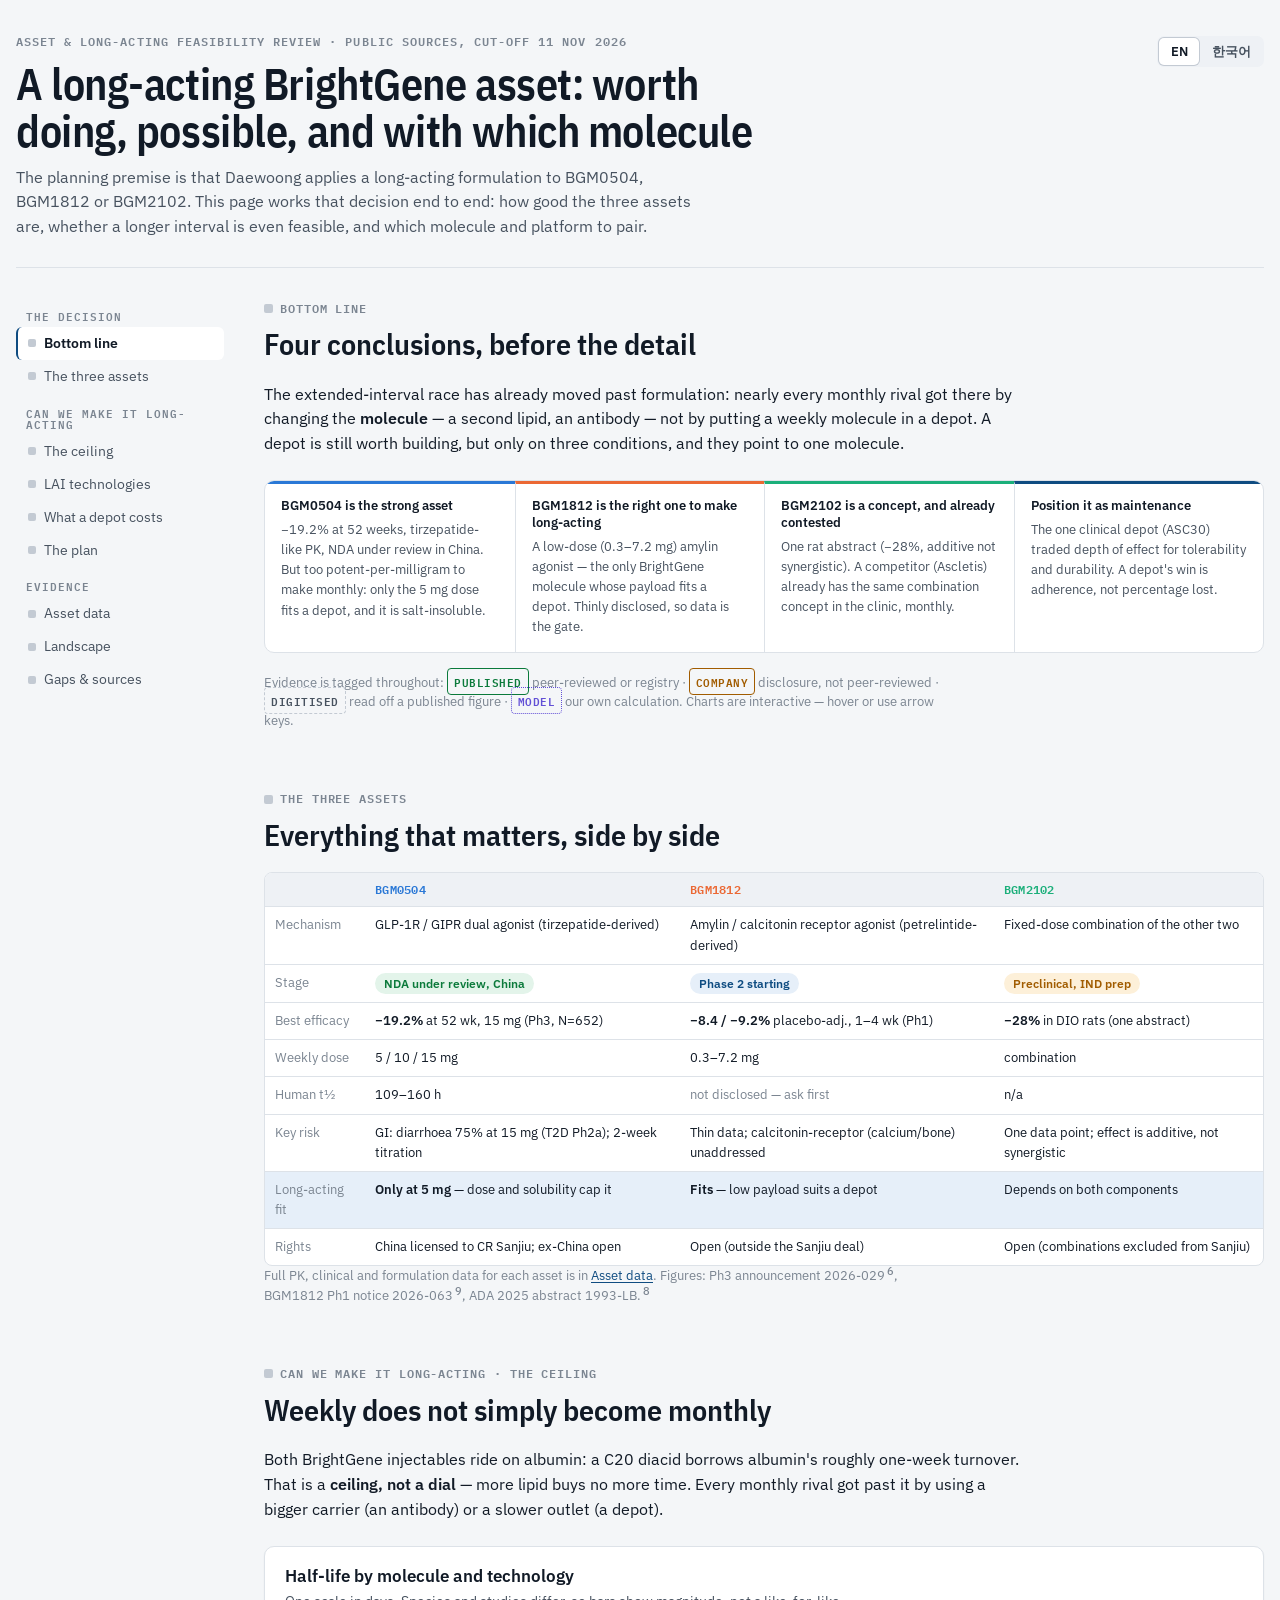
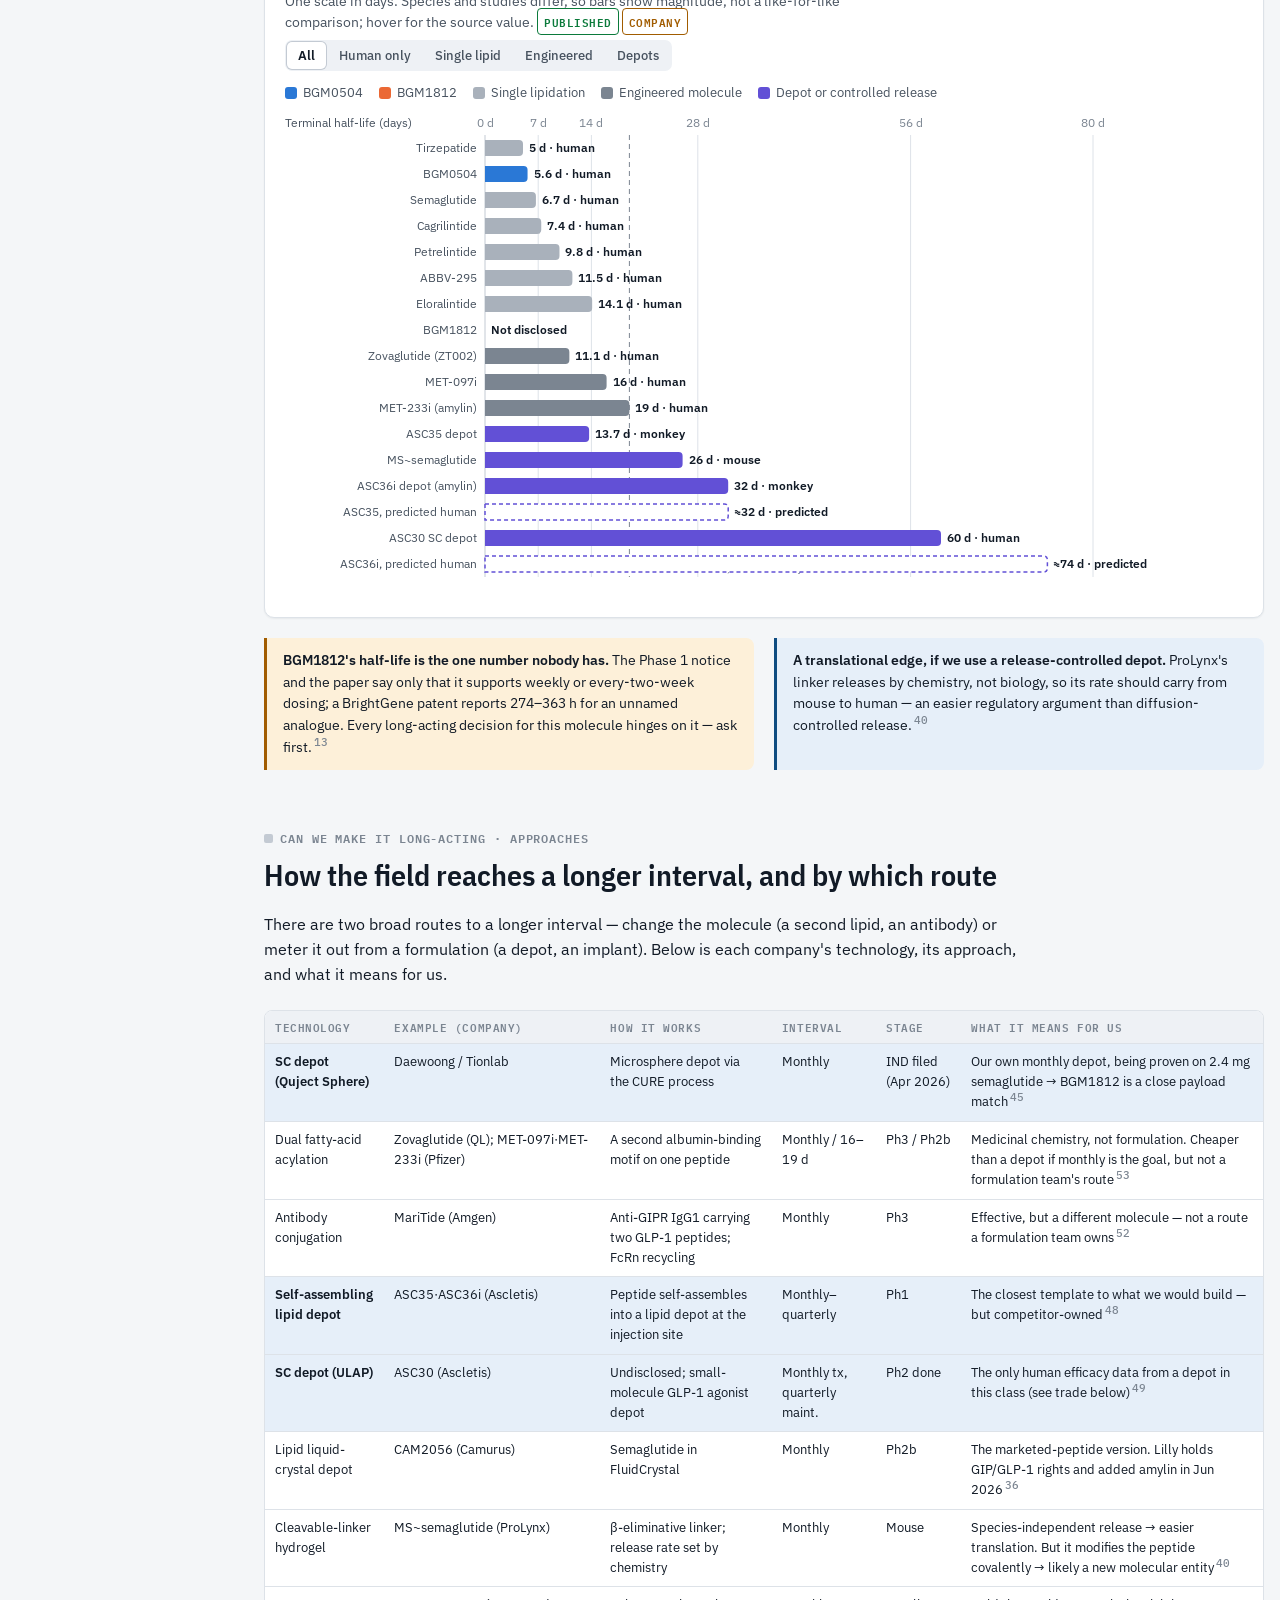
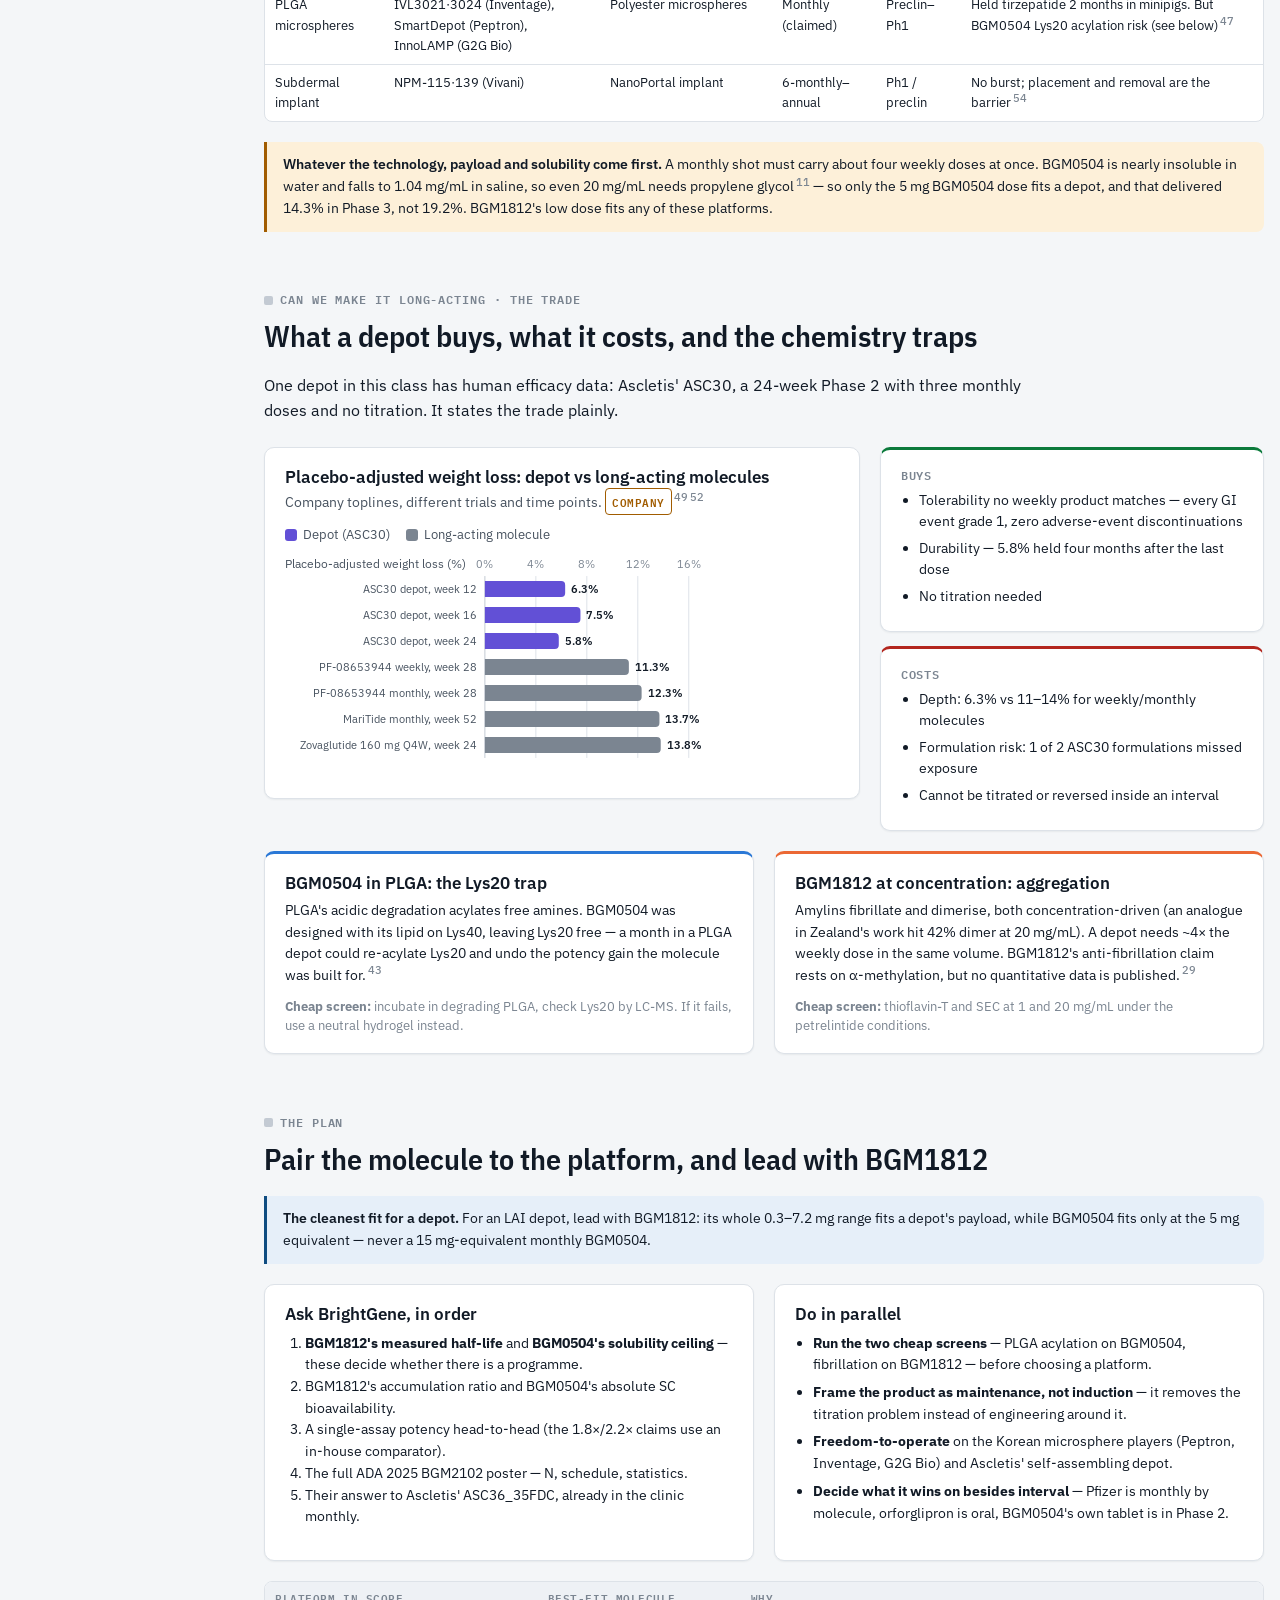
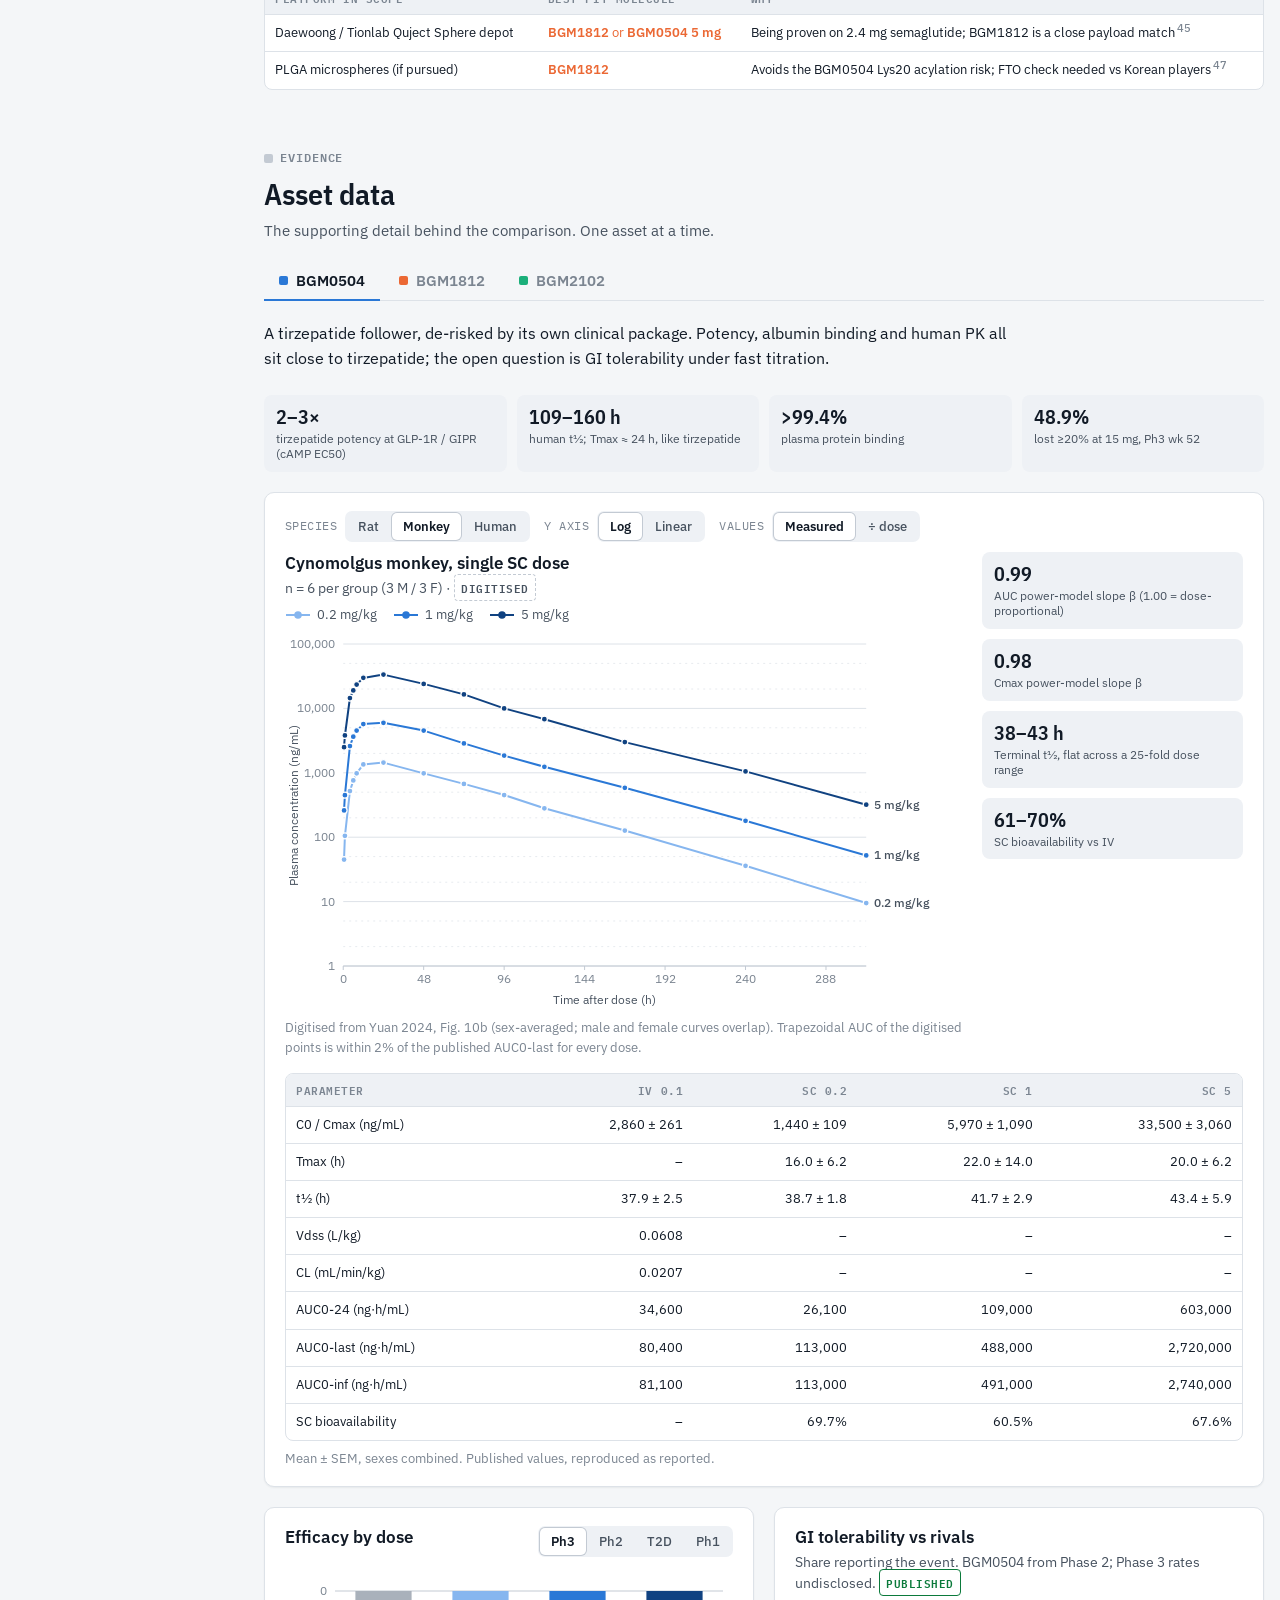
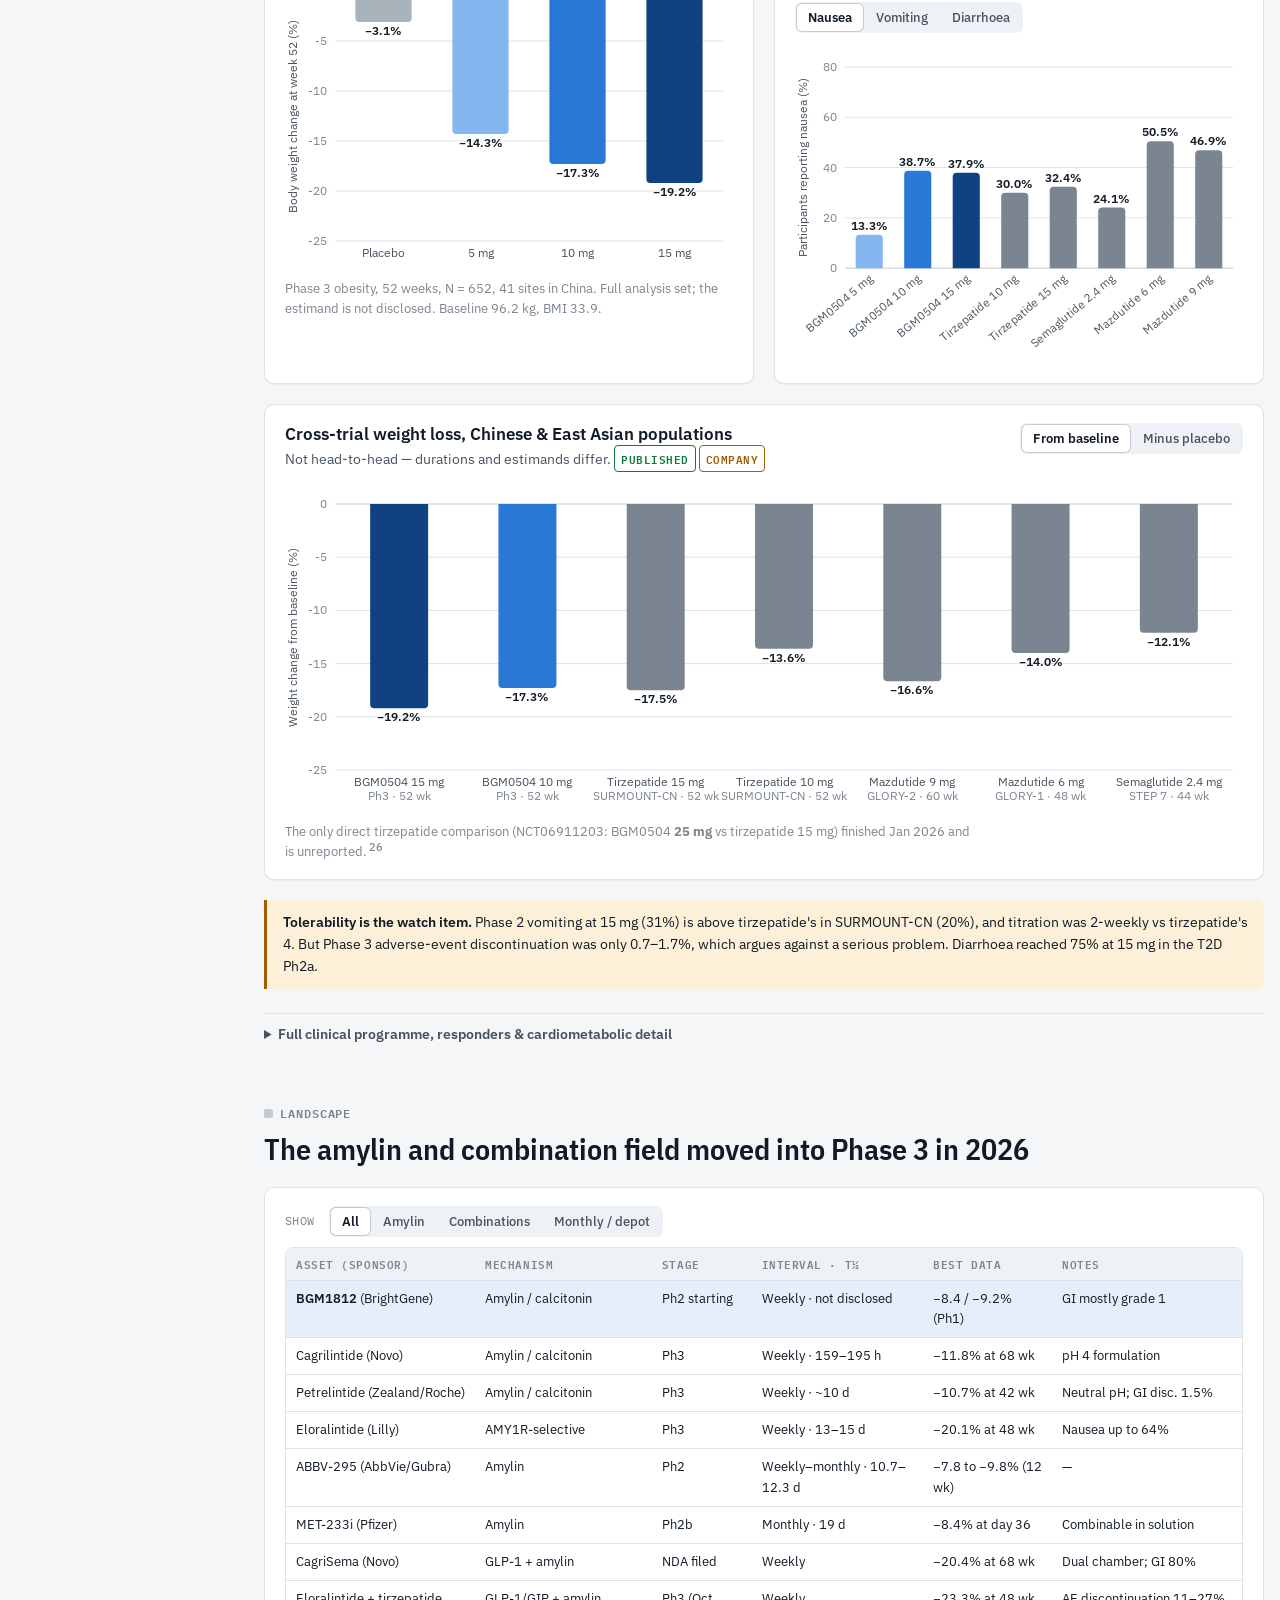
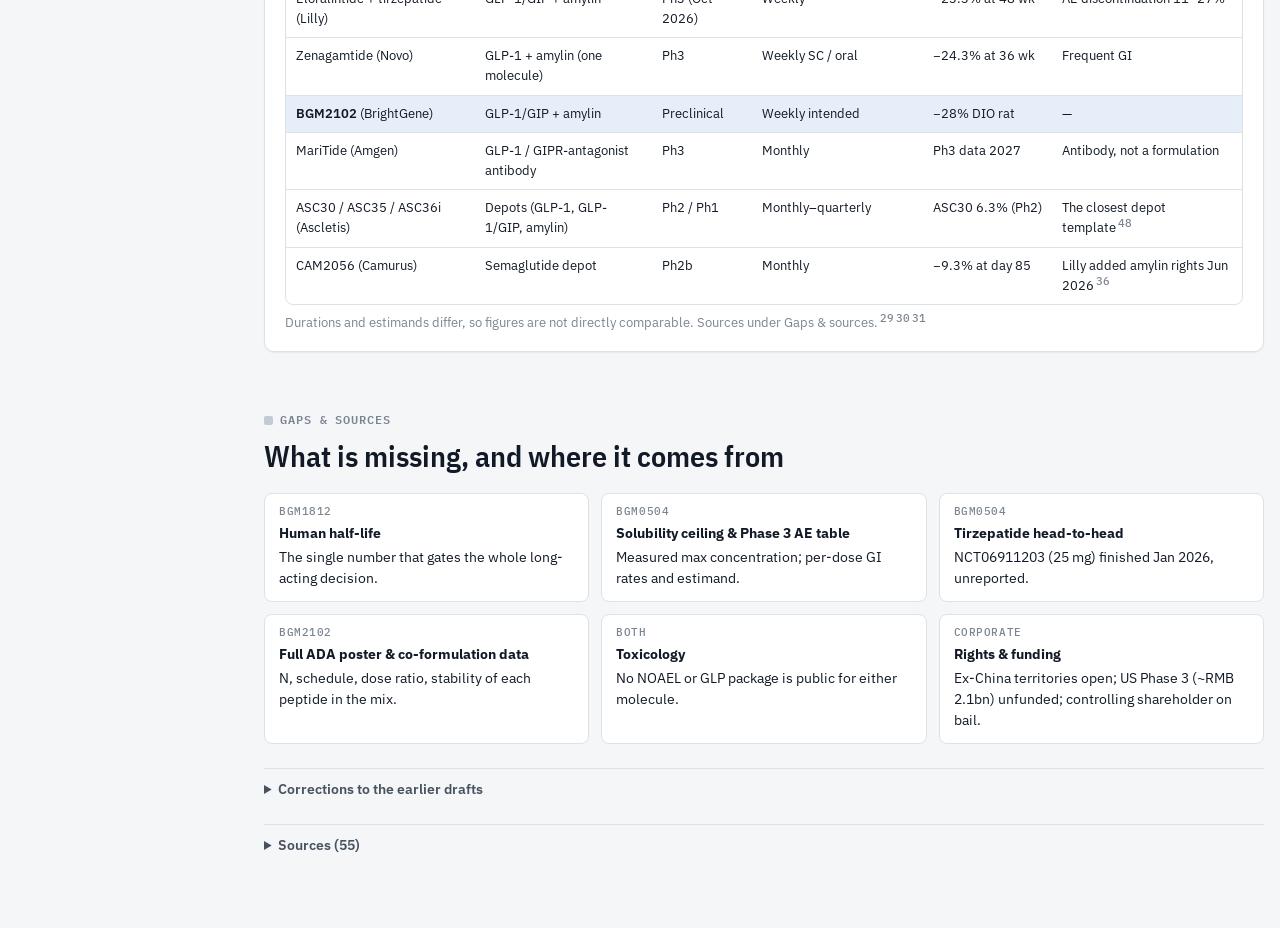
<file: dossiers/brightgene-asset-dossier.html>
<!doctype html>
<html lang="en">
<head>
<meta charset="utf-8">
<meta name="viewport" content="width=device-width, initial-scale=1, viewport-fit=cover">
<title>BrightGene Asset Dossier</title>
<meta name="claude:viewport-fit-sides" content="cover">
<link rel="preconnect" href="https://fonts.googleapis.com">
<link rel="stylesheet" href="https://fonts.googleapis.com/css2?family=IBM+Plex+Mono:wght@500;600&family=IBM+Plex+Sans+Condensed:wght@600&family=IBM+Plex+Sans:wght@400;500;600&display=swap">
<style>
/* Layout: a lab-report page. Sticky section rail on the left (wide screens), one reading column on the right;
   each asset keeps one colour everywhere (0504 blue, 1812 orange, 2102 aqua); comparators are grey. */
:root {
  --bg: #f4f6f8; --surface: #ffffff; --surface-2: #eef1f5; --ink: #111a26; --ink-2: #47525f; --ink-3: #7b8591;
  --line: #dde2e8; --line-2: #c3cad3; --accent: #0f4c81;
  --c0504: #2a78d6; --c0504-lo: #86b6ef; --c0504-hi: #104281;
  --c1812: #eb6834; --c1812-lo: #f4ad8c; --c1812-hi: #9c3d14;
  --c2102: #1baf7a; --cmp: #7b8591; --cmp-2: #6250d6; --cmp-3: #a9b1bb;
  --good: #0b7a3b; --warn: #a15c00; --bad: #b3261e;
  --good-bg: #e3f4ea; --warn-bg: #fdf0d9; --bad-bg: #fbe6e4; --info-bg: #e6eff9;
  --sans: "IBM Plex Sans", system-ui, -apple-system, "Segoe UI", Roboto, sans-serif;
  --display: "IBM Plex Sans Condensed", "IBM Plex Sans", system-ui, sans-serif;
  --mono: "IBM Plex Mono", ui-monospace, SFMono-Regular, Menlo, Consolas, monospace;
  --shadow: 0 1px 2px rgba(17, 26, 38, .06);
}
@media (prefers-color-scheme: dark) {
  :root:not([data-theme="light"]) {
    --bg: #0e1319; --surface: #161c24; --surface-2: #1e2630; --ink: #e8edf2; --ink-2: #b4bdc8; --ink-3: #808b98;
    --line: #2a333e; --line-2: #3a4553; --accent: #8fc1f2;
    --c0504: #3987e5; --c0504-lo: #1c5cab; --c0504-hi: #9ec5f4;
    --c1812: #d95926; --c1812-lo: #8f3a17; --c1812-hi: #f5b08e;
    --c2102: #199e70; --cmp: #8b95a1; --cmp-2: #9085e9; --cmp-3: #56616e;
    --good: #5fd08c; --warn: #f0b24a; --bad: #f08b84;
    --good-bg: #12301f; --warn-bg: #3a2a0c; --bad-bg: #3b1917; --info-bg: #14283f;
    --shadow: none; color-scheme: dark;
  }
}
:root[data-theme="dark"] {
  --bg: #0e1319; --surface: #161c24; --surface-2: #1e2630; --ink: #e8edf2; --ink-2: #b4bdc8; --ink-3: #808b98;
  --line: #2a333e; --line-2: #3a4553; --accent: #8fc1f2;
  --c0504: #3987e5; --c0504-lo: #1c5cab; --c0504-hi: #9ec5f4;
  --c1812: #d95926; --c1812-lo: #8f3a17; --c1812-hi: #f5b08e;
  --c2102: #199e70; --cmp: #8b95a1; --cmp-2: #9085e9; --cmp-3: #56616e;
  --good: #5fd08c; --warn: #f0b24a; --bad: #f08b84;
  --good-bg: #12301f; --warn-bg: #3a2a0c; --bad-bg: #3b1917; --info-bg: #14283f;
  --shadow: none; color-scheme: dark;
}
* { box-sizing: border-box; }
[hidden] { display: none !important; }
html { scroll-behavior: smooth; scroll-padding-top: 64px; }
@media (prefers-reduced-motion: reduce) { html { scroll-behavior: auto; } }
body { background: var(--bg); color: var(--ink); font: 15px/1.55 var(--sans); margin: 0; -webkit-font-smoothing: antialiased; }
a { color: var(--accent); text-underline-offset: 2px; }
:focus-visible { outline: 2px solid var(--accent); outline-offset: 2px; border-radius: 3px; }
.wrap { max-width: 1280px; margin: 0 auto; padding-block: 0 72px;
  padding-left: max(16px, env(safe-area-inset-left, 0px)); padding-right: max(16px, env(safe-area-inset-right, 0px));
  display: grid; grid-template-columns: 208px minmax(0, 1fr); gap: 0 40px; }
/* masthead */
.mast { grid-column: 1 / -1; padding-block: 36px 28px; border-bottom: 1px solid var(--line); margin-bottom: 28px; }
.eyebrow { font: 600 11.5px/1 var(--mono); letter-spacing: .09em; text-transform: uppercase; color: var(--ink-3); }
.mast h1 { font: 600 clamp(28px, 4.4vw, 44px)/1.08 var(--display); letter-spacing: -.01em; margin: 12px 0 10px; text-wrap: balance; }
.mast p.lede { max-width: 68ch; color: var(--ink-2); font-size: 16px; margin: 0; }
.mast-meta { display: flex; flex-wrap: wrap; gap: 8px 20px; margin-top: 18px; font-size: 13px; color: var(--ink-3); }
.mast-meta b { color: var(--ink-2); font-weight: 500; }
/* rail */
.rail { position: sticky; top: calc(env(safe-area-inset-top, 0px) + 20px); align-self: start; font-size: 13.5px; }
.rail a { display: flex; gap: 8px; align-items: center; padding: 6px 10px; border-radius: 6px; color: var(--ink-2); text-decoration: none; border-left: 2px solid transparent; }
.rail a:hover { background: var(--surface-2); color: var(--ink); }
.rail a.on { color: var(--ink); font-weight: 600; background: var(--surface); border-left-color: var(--accent); }
.rail .k { width: 8px; height: 8px; border-radius: 2px; flex: none; background: var(--line-2); }
.rail .rail-h { font: 600 11px/1 var(--mono); letter-spacing: .09em; text-transform: uppercase; color: var(--ink-3); padding: 14px 10px 6px; }
main { min-width: 0; display: flex; flex-direction: column; gap: 56px; }
@media (max-width: 900px) {
  .wrap { grid-template-columns: minmax(0, 1fr); }
  .rail { position: sticky; top: env(safe-area-inset-top, 0px); z-index: 5; background: var(--bg); display: flex; gap: 4px; overflow-x: auto;
    margin: 0 -16px 20px; padding: 8px 16px; border-bottom: 1px solid var(--line); scrollbar-width: none; }
  .rail .rail-h { display: none; }
  .rail a { white-space: nowrap; border-left: 0; border-bottom: 2px solid transparent; border-radius: 6px 6px 0 0; }
  .rail a.on { border-bottom-color: var(--accent); }
  body::before { content: ""; position: fixed; inset: 0 0 auto; height: env(safe-area-inset-top, 0px); z-index: 10; background: var(--bg); }
}
/* sections */
section > header { margin-bottom: 20px; }
.tag { display: inline-flex; align-items: center; gap: 7px; font: 600 11.5px/1 var(--mono); letter-spacing: .08em; text-transform: uppercase; color: var(--ink-3); }
.tag i { width: 9px; height: 9px; border-radius: 2px; background: var(--k, var(--line-2)); }
h2 { font: 600 clamp(22px, 3vw, 30px)/1.15 var(--display); margin: 8px 0 8px; text-wrap: balance; }
h3 { font: 600 17px/1.3 var(--sans); margin: 0 0 4px; text-wrap: balance; }
h4 { font: 600 12px/1.2 var(--mono); letter-spacing: .07em; text-transform: uppercase; color: var(--ink-3); margin: 0 0 8px; }
p { margin: 0 0 10px; } p:last-child { margin-bottom: 0; }
.sub { color: var(--ink-2); max-width: 72ch; }
.note { font-size: 12.5px; color: var(--ink-3); max-width: 86ch; }
.stack { display: flex; flex-direction: column; gap: 20px; }
.grid2 { display: grid; grid-template-columns: repeat(2, minmax(0, 1fr)); gap: 20px; }
.grid3 { display: grid; grid-template-columns: repeat(3, minmax(0, 1fr)); gap: 16px; }
.split { display: grid; grid-template-columns: minmax(0, 1.55fr) minmax(0, 1fr); gap: 20px; align-items: start; }
.split-pk { grid-template-columns: minmax(0, 2.6fr) minmax(0, 1fr); } .split-pk .stats { grid-template-columns: minmax(0, 1fr); }
.ctl { display: inline-flex; align-items: center; gap: 8px; }
table.t { min-width: 520px; } .tip table { min-width: 0; }
@media (max-width: 1020px) { .split-pk { grid-template-columns: minmax(0, 1fr); } .split-pk .stats { grid-template-columns: repeat(auto-fit, minmax(128px, 1fr)); } .grid3 { grid-template-columns: minmax(0, 1fr); } .split { grid-template-columns: minmax(0, 1fr); } }
@media (max-width: 720px) { .grid2 { grid-template-columns: minmax(0, 1fr); } }
.panel { background: var(--surface); border: 1px solid var(--line); border-radius: 10px; padding: 18px 20px; box-shadow: var(--shadow); min-width: 0; }
.panel > .panel-h { display: flex; flex-wrap: wrap; gap: 8px 14px; align-items: flex-start; justify-content: space-between; margin-bottom: 12px; }
.panel-h .cap { color: var(--ink-2); font-size: 13.5px; margin: 0; max-width: 70ch; }
.controls { display: flex; flex-wrap: wrap; gap: 8px 14px; align-items: center; margin-bottom: 10px; }
.controls label, .ctl-l { font-size: 12px; color: var(--ink-3); font-family: var(--mono); letter-spacing: .04em; text-transform: uppercase; }
.seg { display: inline-flex; background: var(--surface-2); border-radius: 7px; padding: 2px; gap: 2px; flex-wrap: wrap; }
.seg button { font: 500 13px/1 var(--sans); color: var(--ink-2); background: transparent; border: 0; padding: 7px 11px; border-radius: 5px; cursor: pointer; }
.seg button:hover { color: var(--ink); }
.seg button[aria-pressed="true"] { background: var(--surface); color: var(--ink); box-shadow: 0 0 0 1px var(--line-2); font-weight: 600; }
/* asset cards */
.asset { border-top: 3px solid var(--k); display: flex; flex-direction: column; gap: 12px; }
.asset .name { font: 600 22px/1.1 var(--display); }
.asset .mech { color: var(--ink-2); font-size: 13.5px; }
.asset .big { font: 600 34px/1 var(--display); letter-spacing: -.01em; }
.asset .big small { display: block; font: 400 12.5px/1.35 var(--sans); color: var(--ink-2); letter-spacing: 0; margin-top: 6px; }
.asset ul { margin: 0; padding-left: 18px; font-size: 13.5px; color: var(--ink-2); }
.asset li { margin-bottom: 4px; }
.pill { display: inline-flex; align-items: center; gap: 6px; font: 600 11.5px/1 var(--sans); padding: 5px 9px; border-radius: 99px; background: var(--surface-2); color: var(--ink-2); white-space: nowrap; }
.pill.good { background: var(--good-bg); color: var(--good); } .pill.warn { background: var(--warn-bg); color: var(--warn); }
.pill.bad { background: var(--bad-bg); color: var(--bad); } .pill.info { background: var(--info-bg); color: var(--accent); }
.kv { display: grid; grid-template-columns: auto minmax(0, 1fr); gap: 6px 14px; font-size: 13.5px; margin: 0; }
.kv dt { color: var(--ink-3); } .kv dd { margin: 0; font-variant-numeric: tabular-nums; }
.stats { display: grid; grid-template-columns: repeat(auto-fit, minmax(128px, 1fr)); gap: 10px; }
.stat { background: var(--surface-2); border-radius: 8px; padding: 10px 12px; }
.stat b { display: block; font: 600 20px/1.15 var(--display); font-variant-numeric: tabular-nums; }
.stat span { font-size: 12px; color: var(--ink-2); line-height: 1.3; display: block; margin-top: 3px; }
.callout { border-left: 3px solid var(--accent); background: var(--info-bg); padding: 12px 16px; border-radius: 0 8px 8px 0; font-size: 14px; }
.callout.warn { border-color: var(--warn); background: var(--warn-bg); }
.callout b { font-weight: 600; }
ul.tight { margin: 0; padding-left: 18px; } ul.tight li { margin-bottom: 6px; }
/* tables */
.tw { overflow-x: auto; border: 1px solid var(--line); border-radius: 8px; background: var(--surface); }
table.t { border-collapse: collapse; width: 100%; font-size: 13px; font-variant-numeric: tabular-nums; }
table.t th { text-align: left; font: 600 11px/1.25 var(--mono); letter-spacing: .05em; text-transform: uppercase; color: var(--ink-3); background: var(--surface-2); padding: 9px 10px; white-space: nowrap; }
table.t td { padding: 8px 10px; border-top: 1px solid var(--line); vertical-align: top; }
table.t td.n, table.t th.n { text-align: right; white-space: nowrap; }
table.t tr.hl td { background: var(--info-bg); }
table.t td b { font-weight: 600; }
table.t .muted, .muted { color: var(--ink-3); }
.src { font: 500 11px/1 var(--mono); color: var(--ink-3); vertical-align: super; text-decoration: none; margin-left: 2px; }
a.src:hover { color: var(--accent); }
.ev { font: 600 10.5px/1 var(--mono); letter-spacing: .05em; text-transform: uppercase; padding: 3px 6px; border-radius: 4px; border: 1px solid var(--line-2); color: var(--ink-2); white-space: nowrap; }
.ev.pub { border-color: var(--good); color: var(--good); } .ev.co { border-color: var(--warn); color: var(--warn); }
.ev.dig { border-style: dashed; } .ev.mod { border-style: dotted; border-color: var(--cmp-2); color: var(--cmp-2); }
/* timeline */
.tl { display: grid; grid-template-columns: 96px minmax(0, 1fr); gap: 0 16px; font-size: 13.5px; }
.tl .d { font: 500 12px/1.6 var(--mono); color: var(--ink-3); text-align: right; padding: 7px 0; }
.tl .e { border-left: 2px solid var(--line-2); padding: 6px 0 6px 16px; position: relative; }
.tl .e::before { content: ""; position: absolute; left: -6px; top: 13px; width: 10px; height: 10px; border-radius: 50%; background: var(--k, var(--line-2)); border: 2px solid var(--surface); }
.tl .e.future::before { background: var(--surface); border-color: var(--k, var(--line-2)); }
/* charts */
.chart { position: relative; min-width: 0; }
.chart svg { display: block; overflow: visible; touch-action: pan-y; }
.chart .grid { stroke: var(--line); stroke-width: 1; } .chart .grid.minor { stroke-dasharray: 2 4; opacity: .7; }
.chart .base { stroke: var(--line-2); stroke-width: 1; }
.chart .ref { stroke: var(--ink-3); stroke-width: 1; stroke-dasharray: 5 4; }
.chart .band { fill: var(--surface-2); }
.chart .cross { stroke: var(--ink-3); stroke-width: 1; }
.chart .err { stroke: var(--ink-2); stroke-width: 1.25; }
.chart text { font-family: var(--sans); fill: var(--ink-3); font-size: 11.5px; font-variant-numeric: tabular-nums; }
.chart text.axis-l { fill: var(--ink-2); font-size: 12px; } .chart text.cat { fill: var(--ink-2); }
.chart text.val { fill: var(--ink); font-size: 11.5px; font-weight: 600; }
.chart text.dlabel { fill: var(--ink-2); font-size: 11.5px; font-weight: 500; }
.chart .bar { cursor: default; } .chart .bar:hover, .chart .bar:focus { filter: brightness(1.12); outline: none; }
.chart .hit { cursor: crosshair; } .chart .hit:focus { outline: none; }
.legend { display: flex; flex-wrap: wrap; gap: 4px 16px; margin-bottom: 6px; font-size: 12.5px; color: var(--ink-2); }
.legend-item { display: inline-flex; align-items: center; gap: 6px; }
.sw-bar { width: 12px; height: 12px; border-radius: 3px; display: inline-block; }
.tip { position: fixed; z-index: 50; pointer-events: none; background: var(--ink); color: var(--bg); border-radius: 8px; padding: 9px 11px; font-size: 12.5px; line-height: 1.4; max-width: 300px; box-shadow: 0 6px 20px rgba(0, 0, 0, .22); }
.tip .tip-h { font-weight: 600; margin-bottom: 4px; }
.tip table { border-collapse: collapse; } .tip td { padding: 1px 0; } .tip td + td { text-align: right; padding-left: 14px; font-variant-numeric: tabular-nums; font-weight: 600; }
.tip .dot { display: inline-block; width: 8px; height: 8px; border-radius: 50%; margin-right: 6px; border: 1px solid var(--bg); }
.tip .tip-u { opacity: .72; font-size: 11.5px; margin-top: 4px; }
/* sim */
.sim-grid { display: grid; grid-template-columns: minmax(0, 260px) minmax(0, 1fr); gap: 20px; }
@media (max-width: 820px) { .sim-grid { grid-template-columns: minmax(0, 1fr); } }
.field { display: flex; flex-direction: column; gap: 4px; margin-bottom: 14px; }
.field output { font: 600 14px/1 var(--mono); color: var(--ink); }
.field .row { display: flex; justify-content: space-between; align-items: baseline; }
input[type=range] { width: 100%; accent-color: var(--accent); }
.chips { display: flex; flex-wrap: wrap; gap: 6px; }
.chips button { font: 500 12.5px/1 var(--sans); padding: 6px 10px; border-radius: 99px; border: 1px solid var(--line-2); background: var(--surface); color: var(--ink-2); cursor: pointer; }
.chips button:hover { border-color: var(--accent); color: var(--ink); }
details.more { border-top: 1px solid var(--line); padding-top: 10px; margin-top: 4px; }
details.more summary { cursor: pointer; font-weight: 600; font-size: 13.5px; color: var(--ink-2); }
details.more[open] summary { margin-bottom: 10px; }
ol.refs { padding-left: 26px; font-size: 13px; color: var(--ink-2); columns: 2; column-gap: 36px; margin: 0; }
ol.refs li { margin-bottom: 7px; break-inside: avoid; overflow-wrap: anywhere; }
@media (max-width: 820px) { ol.refs { columns: 1; } }
.gap-list { display: grid; grid-template-columns: repeat(auto-fit, minmax(260px, 1fr)); gap: 12px; }
.gap { background: var(--surface); border: 1px solid var(--line); border-radius: 8px; padding: 12px 14px; font-size: 13.5px; }
.gap b { display: block; margin-bottom: 3px; }
.gap .who { font: 500 11px/1 var(--mono); color: var(--ink-3); text-transform: uppercase; letter-spacing: .05em; display: block; margin-bottom: 6px; }
/* tabs */
.ev-tabs { display: flex; flex-wrap: wrap; gap: 4px; border-bottom: 1px solid var(--line); margin-bottom: 20px; }
.tab-btn { font: 600 14.5px/1 var(--sans); color: var(--ink-3); background: transparent; border: 0; border-bottom: 2px solid transparent; padding: 11px 15px; cursor: pointer; display: inline-flex; align-items: center; gap: 8px; margin-bottom: -1px; }
.tab-btn:hover { color: var(--ink); }
.tab-btn[aria-selected="true"] { color: var(--ink); border-bottom-color: var(--tabk, var(--accent)); }
.tab-btn .k { width: 9px; height: 9px; border-radius: 2px; background: var(--tabk, var(--line-2)); }
.ev-panel { display: flex; flex-direction: column; gap: 20px; }
.langseg { margin-left: 12px; }
.langseg button { font-weight: 600; min-width: 40px; }
:lang(ko) body, [lang="ko"] { word-break: keep-all; line-break: strict; }
.lead { font-size: 16px; color: var(--ink); max-width: 76ch; margin: 0 0 4px; }
.lead b, .lead strong { font-weight: 600; }
.bottom-line { display: grid; grid-template-columns: repeat(auto-fit, minmax(230px, 1fr)); gap: 0; border: 1px solid var(--line); border-radius: 10px; overflow: hidden; background: var(--surface); }
.bottom-line > div { padding: 14px 16px; border-top: 3px solid var(--k, var(--accent)); }
.bottom-line > div + div { border-left: 1px solid var(--line); }
.bottom-line h4 { color: var(--ink); font: 600 13px/1.3 var(--sans); letter-spacing: 0; text-transform: none; margin-bottom: 5px; }
.bottom-line p { font-size: 13px; color: var(--ink-2); margin: 0; }
@media (max-width: 760px) { .bottom-line > div + div { border-left: 0; } }
table.t th.ahead { font-size: 12px; letter-spacing: .02em; }
@media print { .rail { display: none; } .wrap { display: block; } .panel { break-inside: avoid; } .ev-panel[hidden] { display: flex !important; } }
</style>
</head>
<body>
<div class="wrap">
<header class="mast">
  <div class="seg langseg" data-key="lang" aria-label="Language" style="float:right">
    <button data-v="en" aria-pressed="true">EN</button><button data-v="ko" aria-pressed="false">한국어</button>
  </div>
  <div class="eyebrow" data-ko="에셋 &amp; 장기지속형 타당성 검토 · 공개 자료 기준, 2026년 11월 11일">Asset &amp; long-acting feasibility review · public sources, cut-off 11 Nov 2026</div>
  <h1 data-ko="BrightGene 에셋의 장기지속형 전환: 할 가치가 있는가, 가능한가, 어떤 분자로 할 것인가">A long-acting BrightGene asset: worth doing, possible, and with which molecule</h1>
  <p class="lede" data-ko="기획 전제는 대웅제약이 BGM0504, BGM1812 또는 BGM2102에 장기지속형 제형을 적용한다는 것이다. 이 페이지는 그 의사결정을 처음부터 끝까지 따져본다 — 세 에셋이 얼마나 우수한지, 투여 간격 연장이 과연 가능한지, 그리고 어떤 분자와 플랫폼을 짝지어야 하는지.">The planning premise is that Daewoong applies a long-acting formulation to BGM0504, BGM1812 or BGM2102. This page works that decision end to end: how good the three assets are, whether a longer interval is even feasible, and which molecule and platform to pair.</p>
</header>

<nav class="rail" aria-label="Sections">
  <div class="rail-h" data-ko="의사결정">The decision</div>
  <a href="#premise"><span class="k"></span><span data-ko="핵심 결론">Bottom line</span></a>
  <a href="#candidates"><span class="k"></span><span data-ko="세 에셋">The three assets</span></a>
  <div class="rail-h" data-ko="장기지속형 전환 가능성">Can we make it long-acting</div>
  <a href="#feasible"><span class="k"></span><span data-ko="반감기 한계">The ceiling</span></a>
  <a href="#approaches"><span class="k"></span><span data-ko="경쟁사 LAI 기술">LAI technologies</span></a>
  <a href="#tradeoff"><span class="k"></span><span data-ko="데포의 득실">What a depot costs</span></a>
  <a href="#plan"><span class="k"></span><span data-ko="실행 방안">The plan</span></a>
  <div class="rail-h" data-ko="근거 자료">Evidence</div>
  <a href="#evidence"><span class="k"></span><span data-ko="에셋 데이터">Asset data</span></a>
  <a href="#landscape"><span class="k"></span><span data-ko="경쟁 구도">Landscape</span></a>
  <a href="#sources"><span class="k"></span><span data-ko="미공개 항목 &amp; 출처">Gaps &amp; sources</span></a>
</nav>

<main>
<!-- ============ PREMISE / BOTTOM LINE ============ -->
<section id="premise">
  <header>
    <span class="tag"><i></i><span data-ko="핵심 결론">Bottom line</span></span>
    <h2 data-ko="세부 내용에 앞서, 네 가지 결론">Four conclusions, before the detail</h2>
  </header>
  <div class="stack">
    <p class="lead" data-ko="투여 간격 연장 경쟁은 이미 제형 단계를 넘어섰다. 월 1회에 도달한 경쟁 품목은 거의 모두 제형이 아니라 <b>분자</b>를 바꿔서 — 두 번째 지질, 항체 등 — 도달했지, 주 1회 분자를 데포에 넣어서가 아니다. 데포 개발은 여전히 가치가 있으나, 세 가지 조건에서만 그렇고, 그 조건은 하나의 분자를 가리킨다.">The extended-interval race has already moved past formulation: nearly every monthly rival got there by changing the <b>molecule</b> — a second lipid, an antibody — not by putting a weekly molecule in a depot. A depot is still worth building, but only on three conditions, and they point to one molecule.</p>
    <div class="bottom-line">
      <div style="--k:var(--c0504)"><h4 data-ko="BGM0504 — 가장 강력한 에셋">BGM0504 is the strong asset</h4><p data-ko="52주차 −19.2%, 티르제파타이드 유사 PK, 중국 허가 심사 중. 그러나 mg당 역가가 너무 높아 월 1회 전환이 어렵다 — 데포에 들어가는 용량은 5 mg뿐이고, 염 용액에서 거의 녹지 않는다.">−19.2% at 52 weeks, tirzepatide-like PK, NDA under review in China. But too potent-per-milligram to make monthly: only the 5 mg dose fits a depot, and it is salt-insoluble.</p></div>
      <div style="--k:var(--c1812)"><h4 data-ko="BGM1812 — 장기지속형에 가장 적합">BGM1812 is the right one to make long-acting</h4><p data-ko="저용량(0.3–7.2 mg) 아밀린 작용제로, 데포 탑재 용량에 맞는 유일한 BrightGene 분자다. 공개 데이터가 적어 데이터 확보가 관문이다.">A low-dose (0.3–7.2 mg) amylin agonist — the only BrightGene molecule whose payload fits a depot. Thinly disclosed, so data is the gate.</p></div>
      <div style="--k:var(--c2102)"><h4 data-ko="BGM2102 — 아직 개념 단계이며 이미 경쟁 중">BGM2102 is a concept, and already contested</h4><p data-ko="랫드 초록 1건(−28%, 상승효과가 아닌 단순 가산). 경쟁사(Ascletis)가 동일한 복합제 개념을 이미 월 1회로 임상에 진입시켰다.">One rat abstract (−28%, additive not synergistic). A competitor (Ascletis) already has the same combination concept in the clinic, monthly.</p></div>
      <div style="--k:var(--accent)"><h4 data-ko="유지요법으로 포지셔닝할 것">Position it as maintenance</h4><p data-ko="유일한 임상 데포(ASC30)는 감소 폭을 내주는 대신 내약성과 지속성을 얻었다. 데포의 강점은 감소율이 아니라 복약 지속성이다.">The one clinical depot (ASC30) traded depth of effect for tolerability and durability. A depot's win is adherence, not percentage lost.</p></div>
    </div>
    <p class="note" data-ko="근거는 전체에 걸쳐 태그로 표시한다: <span class='ev pub'>Published</span> 동료심사 또는 등록정보 · <span class='ev co'>Company</span> 기업 공시(동료심사 아님) · <span class='ev dig'>Digitised</span> 공개 그림에서 수치 추출 · <span class='ev mod'>Model</span> 자체 계산. 차트는 인터랙티브하다 — 마우스오버 또는 방향키 사용.">Evidence is tagged throughout: <span class="ev pub">Published</span> peer-reviewed or registry · <span class="ev co">Company</span> disclosure, not peer-reviewed · <span class="ev dig">Digitised</span> read off a published figure · <span class="ev mod">Model</span> our own calculation. Charts are interactive — hover or use arrow keys.</p>
  </div>
</section>

<!-- ============ CANDIDATES ============ -->
<section id="candidates">
  <header>
    <span class="tag"><i></i><span data-ko="세 에셋">The three assets</span></span>
    <h2 data-ko="중요한 모든 것을 한눈에">Everything that matters, side by side</h2>
  </header>
  <div class="tw"><table class="t">
    <thead><tr><th></th><th class="ahead" style="color:var(--c0504)">BGM0504</th><th class="ahead" style="color:var(--c1812)">BGM1812</th><th class="ahead" style="color:var(--c2102)">BGM2102</th></tr></thead>
    <tbody>
      <tr><td class="muted" data-ko="기전">Mechanism</td><td data-ko="GLP-1R / GIPR 이중 작용제 (티르제파타이드 유래)">GLP-1R / GIPR dual agonist (tirzepatide-derived)</td><td data-ko="아밀린 / 칼시토닌 수용체 작용제 (페트렐린타이드 유래)">Amylin / calcitonin receptor agonist (petrelintide-derived)</td><td data-ko="나머지 두 분자의 고정용량 복합제">Fixed-dose combination of the other two</td></tr>
      <tr><td class="muted" data-ko="단계">Stage</td><td><span class="pill good" data-ko="중국 허가 심사 중">NDA under review, China</span></td><td><span class="pill info" data-ko="임상 2상 착수">Phase 2 starting</span></td><td><span class="pill warn" data-ko="전임상, IND 준비 중">Preclinical, IND prep</span></td></tr>
      <tr><td class="muted" data-ko="최대 효능">Best efficacy</td><td><b>−19.2%</b> <span data-ko="52주차, 15 mg (3상, N=652)">at 52 wk, 15 mg (Ph3, N=652)</span></td><td><b>−8.4 / −9.2%</b> <span data-ko="위약 보정, 1–4주 (1상)">placebo-adj., 1–4 wk (Ph1)</span></td><td><b>−28%</b> <span data-ko="DIO 랫드 (초록 1건)">in DIO rats (one abstract)</span></td></tr>
      <tr><td class="muted" data-ko="주간 용량">Weekly dose</td><td data-ko="5 / 10 / 15 mg">5 / 10 / 15 mg</td><td data-ko="0.3–7.2 mg">0.3–7.2 mg</td><td data-ko="복합">combination</td></tr>
      <tr><td class="muted" data-ko="인체 반감기">Human t½</td><td data-ko="109–160 h">109–160 h</td><td class="muted" data-ko="미공개 — 가장 먼저 요청">not disclosed — ask first</td><td data-ko="해당 없음">n/a</td></tr>
      <tr><td class="muted" data-ko="핵심 리스크">Key risk</td><td data-ko="위장관: 15 mg에서 설사 75% (T2D 2상); 2주 간격 적정">GI: diarrhoea 75% at 15 mg (T2D Ph2a); 2-week titration</td><td data-ko="데이터 부족; 칼시토닌 수용체(칼슘/골) 미검토">Thin data; calcitonin-receptor (calcium/bone) unaddressed</td><td data-ko="데이터 1건; 효과는 상승이 아닌 가산">One data point; effect is additive, not synergistic</td></tr>
      <tr class="hl"><td class="muted" data-ko="장기지속형 적합성">Long-acting fit</td><td><b data-ko="5 mg에서만">Only at 5 mg</b> <span data-ko="— 용량과 용해도가 한계">— dose and solubility cap it</span></td><td><b data-ko="적합">Fits</b> <span data-ko="— 낮은 탑재량이 데포에 적합">— low payload suits a depot</span></td><td data-ko="두 성분 모두에 좌우됨">Depends on both components</td></tr>
      <tr><td class="muted" data-ko="권리">Rights</td><td data-ko="중국은 CR Sanjiu에 라이선스; 중국 외 지역은 미계약">China licensed to CR Sanjiu; ex-China open</td><td data-ko="미계약 (Sanjiu 계약 대상 외)">Open (outside the Sanjiu deal)</td><td data-ko="미계약 (복합제는 Sanjiu 계약에서 제외)">Open (combinations excluded from Sanjiu)</td></tr>
    </tbody>
  </table></div>
  <p class="note" data-ko="각 에셋의 전체 PK·임상·제형 데이터는 <a href='#evidence'>에셋 데이터</a>에 있다. 수치 출처: 3상 공시 2026-029<a class='src' href='#r6'>6</a>, BGM1812 1상 공시 2026-063<a class='src' href='#r9'>9</a>, ADA 2025 초록 1993-LB.<a class='src' href='#r8'>8</a>">Full PK, clinical and formulation data for each asset is in <a href="#evidence">Asset data</a>. Figures: Ph3 announcement 2026-029<a class="src" href="#r6">6</a>, BGM1812 Ph1 notice 2026-063<a class="src" href="#r9">9</a>, ADA 2025 abstract 1993-LB.<a class="src" href="#r8">8</a></p>
</section>

<!-- ============ FEASIBLE / CEILING ============ -->
<section id="feasible">
  <header>
    <span class="tag"><i></i><span data-ko="장기지속형 전환 가능성 · 반감기 한계">Can we make it long-acting · the ceiling</span></span>
    <h2 data-ko="주 1회가 그냥 월 1회가 되지는 않는다">Weekly does not simply become monthly</h2>
  </header>
  <div class="stack">
    <p class="lead" data-ko="BrightGene의 두 주사제 모두 알부민에 의존한다: C20 이산(diacid)이 알부민의 약 1주 회전율을 빌려 쓴다. 이는 <b>조절 가능한 다이얼이 아니라 한계(ceiling)</b>다 — 지질을 더해도 시간은 더 늘지 않는다. 월 1회에 도달한 경쟁 품목은 모두 더 큰 운반체(항체)나 더 느린 배출(데포)로 이 한계를 넘었다.">Both BrightGene injectables ride on albumin: a C20 diacid borrows albumin's roughly one-week turnover. That is a <b>ceiling, not a dial</b> — more lipid buys no more time. Every monthly rival got past it by using a bigger carrier (an antibody) or a slower outlet (a depot).</p>
    <div class="panel">
      <div class="panel-h"><div><h3 data-ko="분자·기술별 반감기">Half-life by molecule and technology</h3><p class="cap" data-ko="단위는 일(day), 단일 축. 종과 연구가 달라 크기 비교용이며 동일 조건 비교는 아니다; 마우스오버 시 원 수치 표시. <span class='ev pub'>Published</span> <span class='ev co'>Company</span>">One scale in days. Species and studies differ, so bars show magnitude, not a like-for-like comparison; hover for the source value. <span class="ev pub">Published</span> <span class="ev co">Company</span></p></div>
        <div class="seg" data-key="f" id="half-seg"><button data-v="all" aria-pressed="true" data-ko="전체">All</button><button data-v="human" aria-pressed="false" data-ko="인체만">Human only</button><button data-v="s" aria-pressed="false" data-ko="단일 지질">Single lipid</button><button data-v="m" aria-pressed="false" data-ko="분자 개량">Engineered</button><button data-v="d" aria-pressed="false" data-ko="데포">Depots</button></div></div>
      <div id="half-chart"></div>
    </div>
    <div class="grid2">
      <div class="callout warn"><b data-ko="BGM1812의 반감기는 아무도 가진 적 없는 그 하나의 수치다.">BGM1812's half-life is the one number nobody has.</b> <span data-ko="1상 공시와 논문은 주 1회 또는 2주 1회 투여를 지지한다고만 밝힌다; BrightGene 특허에는 미명시 유사체에 대해 274–363시간이 보고되어 있다. 이 분자의 모든 장기지속형 의사결정이 여기에 달려 있다 — 가장 먼저 요청할 것.">The Phase 1 notice and the paper say only that it supports weekly or every-two-week dosing; a BrightGene patent reports 274–363 h for an unnamed analogue. Every long-acting decision for this molecule hinges on it — ask first.</span><a class="src" href="#r13">13</a></div>
      <div class="callout"><b data-ko="방출 제어형 데포를 쓴다면 번역(translation) 측면의 이점이 있다.">A translational edge, if we use a release-controlled depot.</b> <span data-ko="ProLynx의 링커는 생물학이 아닌 화학으로 방출되므로 방출 속도가 마우스에서 인체로 이어질 것으로 본다 — 확산 제어형보다 규제 측면에서 설명하기 쉬운 논거다.">ProLynx's linker releases by chemistry, not biology, so its rate should carry from mouse to human — an easier regulatory argument than diffusion-controlled release.</span><a class="src" href="#r40">40</a></div>
    </div>
  </div>
</section>

<!-- ============ APPROACHES ============ -->
<section id="approaches">
  <header>
    <span class="tag"><i></i><span data-ko="장기지속형 전환 가능성 · 접근 방식">Can we make it long-acting · approaches</span></span>
    <h2 data-ko="업계는 어떤 기술로 투여 간격을 늘렸는가">How the field reaches a longer interval, and by which route</h2>
  </header>
  <div class="stack">
    <p class="lead" data-ko="투여 간격 연장에는 크게 두 길이 있다 — 분자를 바꾸거나(두 번째 지질, 항체), 제형에 담아 서서히 내보내거나(데포, 임플란트). 아래는 각 회사의 기술과 접근, 그리고 우리에게 주는 함의다.">There are two broad routes to a longer interval — change the molecule (a second lipid, an antibody) or meter it out from a formulation (a depot, an implant). Below is each company's technology, its approach, and what it means for us.</p>
    <div class="tw"><table class="t">
      <thead><tr><th data-ko="기술">Technology</th><th data-ko="대표 사례 (회사)">Example (company)</th><th data-ko="작동 방식">How it works</th><th data-ko="간격">Interval</th><th data-ko="단계">Stage</th><th data-ko="우리에게 주는 함의">What it means for us</th></tr></thead>
      <tbody>
        <tr class="hl"><td data-ko="피하 데포 (Quject Sphere)"><b>SC depot (Quject Sphere)</b></td><td data-ko="대웅 / Tionlab">Daewoong / Tionlab</td><td data-ko="CURE 공정 기반 마이크로스피어 데포">Microsphere depot via the CURE process</td><td data-ko="월 1회">Monthly</td><td data-ko="IND 제출(2026.4)">IND filed (Apr 2026)</td><td data-ko="자사 월 1회 데포. 세마글루타이드 2.4 mg로 검증 중 → BGM1812가 탑재량 근접">Our own monthly depot, being proven on 2.4 mg semaglutide → BGM1812 is a close payload match<a class="src" href="#r45">45</a></td></tr>
        <tr><td data-ko="이중 지방산 아실화">Dual fatty-acid acylation</td><td data-ko="Zovaglutide (QL); MET-097i·MET-233i (Pfizer)">Zovaglutide (QL); MET-097i·MET-233i (Pfizer)</td><td data-ko="한 분자에 두 번째 알부민 결합 모티프">A second albumin-binding motif on one peptide</td><td data-ko="월 1회 / 16–19일">Monthly / 16–19 d</td><td data-ko="3상 / 2b상">Ph3 / Ph2b</td><td data-ko="제형이 아닌 의약화학. 월 1회가 목표라면 데포보다 저렴할 수 있으나 제형팀의 영역은 아님">Medicinal chemistry, not formulation. Cheaper than a depot if monthly is the goal, but not a formulation team's route<a class="src" href="#r53">53</a></td></tr>
        <tr><td data-ko="항체 접합">Antibody conjugation</td><td>MariTide (Amgen)</td><td data-ko="GLP-1 펩타이드 2개를 단 항-GIPR IgG1; FcRn 재순환">Anti-GIPR IgG1 carrying two GLP-1 peptides; FcRn recycling</td><td data-ko="월 1회">Monthly</td><td data-ko="3상">Ph3</td><td data-ko="효과적이나 전혀 다른 분자 — 제형으로 접근할 수 있는 길이 아님">Effective, but a different molecule — not a route a formulation team owns<a class="src" href="#r52">52</a></td></tr>
        <tr class="hl"><td data-ko="자가조립 지질 데포"><b>Self-assembling lipid depot</b></td><td data-ko="ASC35·ASC36i (Ascletis)">ASC35·ASC36i (Ascletis)</td><td data-ko="주사 부위에서 펩타이드가 지질 데포로 자가조립">Peptide self-assembles into a lipid depot at the injection site</td><td data-ko="월 1회–분기 1회">Monthly–quarterly</td><td data-ko="1상">Ph1</td><td data-ko="우리가 만들려는 것과 가장 가까운 템플릿 — 단, 경쟁사 소유">The closest template to what we would build — but competitor-owned<a class="src" href="#r48">48</a></td></tr>
        <tr class="hl"><td data-ko="피하 데포 (ULAP)"><b>SC depot (ULAP)</b></td><td data-ko="ASC30 (Ascletis)">ASC30 (Ascletis)</td><td data-ko="비공개; 저분자 GLP-1 작용제 데포">Undisclosed; small-molecule GLP-1 agonist depot</td><td data-ko="월 1회 치료, 분기 1회 유지">Monthly tx, quarterly maint.</td><td data-ko="2상 완료">Ph2 done</td><td data-ko="이 계열에서 유일한 인체 효능 데이터(아래 득실 참조)">The only human efficacy data from a depot in this class (see trade below)<a class="src" href="#r49">49</a></td></tr>
        <tr><td data-ko="지질 액정 데포">Lipid liquid-crystal depot</td><td data-ko="CAM2056 (Camurus)">CAM2056 (Camurus)</td><td data-ko="FluidCrystal에 세마글루타이드">Semaglutide in FluidCrystal</td><td data-ko="월 1회">Monthly</td><td data-ko="2b상">Ph2b</td><td data-ko="시판 펩타이드판(版). Lilly가 GIP/GLP-1 권리 보유, 2026년 6월 아밀린 추가">The marketed-peptide version. Lilly holds GIP/GLP-1 rights and added amylin in Jun 2026<a class="src" href="#r36">36</a></td></tr>
        <tr><td data-ko="절단형 링커 하이드로겔">Cleavable-linker hydrogel</td><td data-ko="MS~세마글루타이드 (ProLynx)">MS~semaglutide (ProLynx)</td><td data-ko="β-제거 링커로 펩타이드를 하이드로겔에 결합; 화학으로 방출 속도 결정">β-eliminative linker; release rate set by chemistry</td><td data-ko="월 1회">Monthly</td><td data-ko="마우스">Mouse</td><td data-ko="방출이 종(種) 비의존적 → 번역 논거 유리. 단, 공유결합 개질 → 신규 분자로 간주될 가능성">Species-independent release → easier translation. But it modifies the peptide covalently → likely a new molecular entity<a class="src" href="#r40">40</a></td></tr>
        <tr><td data-ko="PLGA 마이크로스피어">PLGA microspheres</td><td data-ko="IVL3021·3024 (Inventage), SmartDepot (Peptron), InnoLAMP (G2G Bio)">IVL3021·3024 (Inventage), SmartDepot (Peptron), InnoLAMP (G2G Bio)</td><td data-ko="폴리에스터 마이크로스피어">Polyester microspheres</td><td data-ko="월 1회(주장)">Monthly (claimed)</td><td data-ko="전임상–1상">Preclin–Ph1</td><td data-ko="미니피그에서 티르제파타이드 2개월 지속 입증. 단, BGM0504 Lys20 아실화 위험(아래 참조)">Held tirzepatide 2 months in minipigs. But BGM0504 Lys20 acylation risk (see below)<a class="src" href="#r47">47</a></td></tr>
        <tr><td data-ko="피하 임플란트">Subdermal implant</td><td data-ko="NPM-115·139 (Vivani)">NPM-115·139 (Vivani)</td><td data-ko="NanoPortal 임플란트">NanoPortal implant</td><td data-ko="6개월–연 1회">6-monthly–annual</td><td data-ko="1상 / 전임상">Ph1 / preclin</td><td data-ko="버스트 없음; 삽입·제거가 장벽">No burst; placement and removal are the barrier<a class="src" href="#r54">54</a></td></tr>
      </tbody>
    </table></div>
    <div class="callout warn"><b data-ko="어떤 기술이든 탑재량과 용해도가 먼저다.">Whatever the technology, payload and solubility come first.</b> <span data-ko="월 1회 주사는 주간 용량의 약 4배를 한 번에 담아야 한다. BGM0504는 물에 거의 녹지 않고 염 용액에서 1.04 mg/mL까지 떨어져 20 mg/mL에도 프로필렌글리콜이 필요하다">A monthly shot must carry about four weekly doses at once. BGM0504 is nearly insoluble in water and falls to 1.04 mg/mL in saline, so even 20 mg/mL needs propylene glycol</span><a class="src" href="#r11">11</a> <span data-ko="— 따라서 데포에 들어가는 BGM0504 용량은 5 mg뿐이며, 이는 3상에서 19.2%가 아닌 14.3%를 기록한 용량이다. BGM1812는 저용량이라 어느 플랫폼에도 들어간다.">— so only the 5 mg BGM0504 dose fits a depot, and that delivered 14.3% in Phase 3, not 19.2%. BGM1812's low dose fits any of these platforms.</span></div>
  </div>
</section>

<!-- ============ TRADE-OFF ============ -->
<section id="tradeoff">
  <header>
    <span class="tag"><i></i><span data-ko="장기지속형 전환 가능성 · 득실">Can we make it long-acting · the trade</span></span>
    <h2 data-ko="데포가 주는 것, 치르는 대가, 그리고 화학적 함정">What a depot buys, what it costs, and the chemistry traps</h2>
  </header>
  <div class="stack">
    <p class="lead" data-ko="이 계열에서 인체 효능 데이터를 가진 데포는 하나뿐이다: Ascletis의 ASC30 — 적정 없이 월 1회 3회 투여한 24주 2상. 득실을 분명히 보여준다.">One depot in this class has human efficacy data: Ascletis' ASC30, a 24-week Phase 2 with three monthly doses and no titration. It states the trade plainly.</p>
    <div class="split">
      <div class="panel">
        <div class="panel-h"><div><h3 data-ko="위약 보정 체중 감소: 데포 vs 장기지속형 분자">Placebo-adjusted weight loss: depot vs long-acting molecules</h3><p class="cap" data-ko="기업 공시 topline, 서로 다른 임상·시점. <span class='ev co'>Company</span>">Company toplines, different trials and time points. <span class="ev co">Company</span><a class="src" href="#r49">49</a><a class="src" href="#r52">52</a></p></div></div>
        <div id="depot-chart"></div>
      </div>
      <div class="stack" style="gap:14px">
        <div class="panel" style="border-top:3px solid var(--good)"><h4 data-ko="얻는 것">Buys</h4><ul class="tight" style="margin-top:6px;font-size:13.5px"><li data-ko="주 1회 제품이 따라올 수 없는 내약성 — 모든 위장관 이상반응이 1등급, 이상반응에 의한 중단 0건">Tolerability no weekly product matches — every GI event grade 1, zero adverse-event discontinuations</li><li data-ko="지속성 — 마지막 투여 4개월 뒤에도 5.8% 유지">Durability — 5.8% held four months after the last dose</li><li data-ko="적정 불필요">No titration needed</li></ul></div>
        <div class="panel" style="border-top:3px solid var(--bad)"><h4 data-ko="치르는 대가">Costs</h4><ul class="tight" style="margin-top:6px;font-size:13.5px"><li data-ko="감소 폭: 주 1회·월 1회 분자의 11–14% 대비 6.3%">Depth: 6.3% vs 11–14% for weekly/monthly molecules</li><li data-ko="제형 리스크: ASC30 두 제형 중 하나는 노출에 도달하지 못함">Formulation risk: 1 of 2 ASC30 formulations missed exposure</li><li data-ko="투여 간격 내 적정·중단(되돌림) 불가">Cannot be titrated or reversed inside an interval</li></ul></div>
      </div>
    </div>
    <div class="grid2">
      <div class="panel" style="border-top:3px solid var(--c0504)">
        <h3 data-ko="BGM0504와 PLGA: Lys20 함정">BGM0504 in PLGA: the Lys20 trap</h3>
        <p style="margin-top:6px;font-size:14px" data-ko="PLGA의 산성 분해 산물은 자유 아민을 아실화한다. BGM0504는 지질을 Lys40에 두고 Lys20을 자유로 남기도록 설계되었다 — PLGA 데포에서 한 달을 두면 Lys20이 다시 아실화되어 이 분자가 얻으려던 역가 이점을 되돌릴 수 있다.">PLGA's acidic degradation acylates free amines. BGM0504 was designed with its lipid on Lys40, leaving Lys20 free — a month in a PLGA depot could re-acylate Lys20 and undo the potency gain the molecule was built for.<a class="src" href="#r43">43</a></p>
        <p class="note"><b data-ko="저비용 스크리닝:">Cheap screen:</b> <span data-ko="분해 중인 PLGA에서 배양 후 LC-MS로 Lys20을 확인. 문제가 있으면 중성 하이드로겔로 대체.">incubate in degrading PLGA, check Lys20 by LC-MS. If it fails, use a neutral hydrogel instead.</span></p>
      </div>
      <div class="panel" style="border-top:3px solid var(--c1812)">
        <h3 data-ko="BGM1812와 고농도: 응집">BGM1812 at concentration: aggregation</h3>
        <p style="margin-top:6px;font-size:14px" data-ko="아밀린은 섬유화·이량체화하며 둘 다 농도 의존적이다(Zealand 연구의 한 유사체는 20 mg/mL에서 이량체 42% 형성). 데포는 같은 부피에 주간 용량의 약 4배가 필요하다. BGM1812의 섬유화 억제 주장은 α-메틸화에 근거하나 정량 데이터는 공개되지 않았다.">Amylins fibrillate and dimerise, both concentration-driven (an analogue in Zealand's work hit 42% dimer at 20 mg/mL). A depot needs ~4× the weekly dose in the same volume. BGM1812's anti-fibrillation claim rests on α-methylation, but no quantitative data is published.<a class="src" href="#r29">29</a></p>
        <p class="note"><b data-ko="저비용 스크리닝:">Cheap screen:</b> <span data-ko="페트렐린타이드 조건을 그대로 적용해 1 및 20 mg/mL에서 thioflavin-T와 SEC 측정.">thioflavin-T and SEC at 1 and 20 mg/mL under the petrelintide conditions.</span></p>
      </div>
    </div>
  </div>
</section>

<!-- ============ PLAN ============ -->
<section id="plan">
  <header>
    <span class="tag"><i></i><span data-ko="실행 방안">The plan</span></span>
    <h2 data-ko="분자와 플랫폼을 짝짓고, BGM1812를 선두로">Pair the molecule to the platform, and lead with BGM1812</h2>
  </header>
  <div class="stack">
    <div class="callout"><b data-ko="데포에 가장 깔끔한 조합.">The cleanest fit for a depot.</b> <span data-ko="LAI 데포라면 선두 분자는 BGM1812다. 0.3–7.2 mg 전 범위가 데포 탑재량에 들어가는 반면, BGM0504는 5 mg 상당에서만 맞고 — 15 mg 상당의 월 1회 BGM0504는 결코 안 된다.">For an LAI depot, lead with BGM1812: its whole 0.3–7.2 mg range fits a depot's payload, while BGM0504 fits only at the 5 mg equivalent — never a 15 mg-equivalent monthly BGM0504.</span></div>
    <div class="grid2">
      <div class="panel">
        <h3 data-ko="BrightGene에 요청할 사항 (우선순위 순)">Ask BrightGene, in order</h3>
        <ol class="tight" style="margin-top:8px;font-size:14px;padding-left:20px">
          <li><b data-ko="BGM1812의 측정 반감기">BGM1812's measured half-life</b> <span data-ko="와">and</span> <b data-ko="BGM0504의 용해도 한계">BGM0504's solubility ceiling</b> <span data-ko="— 프로그램 성립 여부를 가른다.">— these decide whether there is a programme.</span></li>
          <li data-ko="BGM1812의 축적비, BGM0504의 절대 피하 생체이용률.">BGM1812's accumulation ratio and BGM0504's absolute SC bioavailability.</li>
          <li data-ko="동일 분석법 기반 역가 직접 비교 (1.8×/2.2× 주장은 자사 비교 기준치를 사용).">A single-assay potency head-to-head (the 1.8×/2.2× claims use an in-house comparator).</li>
          <li data-ko="ADA 2025 BGM2102 포스터 전문 — N, 투여 스케줄, 통계.">The full ADA 2025 BGM2102 poster — N, schedule, statistics.</li>
          <li data-ko="이미 월 1회로 임상에 진입한 Ascletis ASC36_35FDC에 대한 BrightGene의 대응.">Their answer to Ascletis' ASC36_35FDC, already in the clinic monthly.</li>
        </ol>
      </div>
      <div class="panel">
        <h3 data-ko="병행할 사항">Do in parallel</h3>
        <ul class="tight" style="margin-top:8px;font-size:14px">
          <li><b data-ko="두 저비용 스크리닝 실시">Run the two cheap screens</b> <span data-ko="— 플랫폼 선정 전 BGM0504 PLGA 아실화와 BGM1812 섬유화 확인.">— PLGA acylation on BGM0504, fibrillation on BGM1812 — before choosing a platform.</span></li>
          <li><b data-ko="제품을 도입요법이 아닌 유지요법으로 설정">Frame the product as maintenance, not induction</b> <span data-ko="— 적정 문제를 우회하는 대신 제거한다.">— it removes the titration problem instead of engineering around it.</span></li>
          <li><b data-ko="특허 자유도(FTO)">Freedom-to-operate</b> <span data-ko="— 한국 마이크로스피어 업체(Peptron, Inventage, G2G Bio)와 Ascletis 자가조립 데포 대상.">on the Korean microsphere players (Peptron, Inventage, G2G Bio) and Ascletis' self-assembling depot.</span></li>
          <li><b data-ko="투여 간격 외의 차별점 결정">Decide what it wins on besides interval</b> <span data-ko="— Pfizer는 분자로 월 1회를 구현했고, orforglipron은 경구이며, BGM0504 자체 경구정은 2상에 있다.">— Pfizer is monthly by molecule, orforglipron is oral, BGM0504's own tablet is in Phase 2.</span></li>
        </ul>
      </div>
    </div>
    <div class="tw"><table class="t">
      <thead><tr><th data-ko="대상 플랫폼">Platform in scope</th><th data-ko="최적 분자">Best-fit molecule</th><th data-ko="근거">Why</th></tr></thead>
      <tbody>
        <tr><td data-ko="대웅 / Tionlab Quject Sphere 데포">Daewoong / Tionlab Quject Sphere depot</td><td style="color:var(--c1812)"><b>BGM1812</b> <span data-ko="또는">or</span> <b>BGM0504 5 mg</b></td><td data-ko="세마글루타이드 2.4 mg으로 검증 중; BGM1812는 탑재량이 근접">Being proven on 2.4 mg semaglutide; BGM1812 is a close payload match<a class="src" href="#r45">45</a></td></tr>
        <tr><td data-ko="PLGA 마이크로스피어 (추진 시)">PLGA microspheres (if pursued)</td><td style="color:var(--c1812)"><b>BGM1812</b></td><td data-ko="BGM0504 Lys20 아실화 리스크를 회피; 한국 업체 대상 FTO 확인 필요">Avoids the BGM0504 Lys20 acylation risk; FTO check needed vs Korean players<a class="src" href="#r47">47</a></td></tr>
      </tbody>
    </table></div>
  </div>
</section>

<!-- ============ EVIDENCE (TABBED) ============ -->
<section id="evidence">
  <header>
    <span class="tag"><i></i><span data-ko="근거 자료">Evidence</span></span>
    <h2 data-ko="에셋 데이터">Asset data</h2>
    <p class="sub" data-ko="비교를 뒷받침하는 세부 자료. 한 번에 한 에셋씩.">The supporting detail behind the comparison. One asset at a time.</p>
  </header>
  <div class="ev-tabs" role="tablist" id="ev-tabs">
    <button class="tab-btn" role="tab" data-tab="a0504" aria-selected="true" style="--tabk:var(--c0504)"><span class="k" style="background:var(--c0504)"></span>BGM0504</button>
    <button class="tab-btn" role="tab" data-tab="a1812" aria-selected="false" style="--tabk:var(--c1812)"><span class="k" style="background:var(--c1812)"></span>BGM1812</button>
    <button class="tab-btn" role="tab" data-tab="a2102" aria-selected="false" style="--tabk:var(--c2102)"><span class="k" style="background:var(--c2102)"></span>BGM2102</button>
  </div>

  <!-- ===== 0504 ===== -->
  <div class="ev-panel" role="tabpanel" data-tab="a0504">
    <p class="lead" data-ko="자사 임상 패키지로 리스크가 낮아진 티르제파타이드 후속 분자. 역가, 알부민 결합, 인체 PK가 모두 티르제파타이드에 근접하며, 열린 문제는 빠른 적정 하에서의 위장관 내약성이다.">A tirzepatide follower, de-risked by its own clinical package. Potency, albumin binding and human PK all sit close to tirzepatide; the open question is GI tolerability under fast titration.</p>
    <div class="stats">
      <div class="stat"><b>2–3×</b><span data-ko="GLP-1R / GIPR 역가 (티르제파타이드 대비, cAMP EC50)">tirzepatide potency at GLP-1R / GIPR (cAMP EC50)</span></div>
      <div class="stat"><b>109–160 h</b><span data-ko="인체 반감기; Tmax ≈ 24 h, 티르제파타이드와 유사">human t½; Tmax ≈ 24 h, like tirzepatide</span></div>
      <div class="stat"><b>&gt;99.4%</b><span data-ko="혈장 단백 결합률">plasma protein binding</span></div>
      <div class="stat"><b>48.9%</b><span data-ko="15 mg, 3상 52주차 ≥20% 감소 비율">lost ≥20% at 15 mg, Ph3 wk 52</span></div>
    </div>
    <div class="panel" id="pk">
      <div class="controls">
        <span class="ctl"><span class="ctl-l" data-ko="종">Species</span><span class="seg" data-key="species"><button data-v="rat" aria-pressed="false" data-ko="랫드">Rat</button><button data-v="monkey" aria-pressed="true" data-ko="원숭이">Monkey</button><button data-v="human" aria-pressed="false" data-ko="인체">Human</button></span></span>
        <span class="ctl"><span class="ctl-l" data-ko="Y축">Y axis</span><span class="seg" data-key="scale"><button data-v="log" aria-pressed="true" data-ko="로그">Log</button><button data-v="linear" aria-pressed="false" data-ko="선형">Linear</button></span></span>
        <span class="ctl"><span class="ctl-l" data-ko="값">Values</span><span class="seg" data-key="norm"><button data-v="raw" aria-pressed="true" data-ko="측정값">Measured</button><button data-v="norm" aria-pressed="false" data-ko="÷ 용량">÷ dose</button></span></span>
        <span class="seg" data-key="visit" id="pk-visit" hidden><button data-v="first" aria-pressed="true" data-ko="첫 목표용량">1st target dose</button><button data-v="fourth" aria-pressed="false" data-ko="4번째 목표용량">4th target dose</button></span>
      </div>
      <div class="split split-pk">
        <div>
          <div class="panel-h" style="margin-bottom:6px"><div><h3 id="pk-title"></h3><p class="cap"><span id="pk-n"></span> · <span class="ev dig">Digitised</span></p></div></div>
          <div id="pk-chart"></div>
          <p class="note" id="pk-src" style="margin-top:8px"></p>
        </div>
        <div class="stats" id="pk-stats"></div>
      </div>
      <div class="tw" style="margin-top:16px"><table class="t" id="pk-table"></table></div>
      <p class="note" id="pk-table-note" style="margin-top:8px"></p>
    </div>
    <div class="grid2">
      <div class="panel">
        <div class="panel-h"><div><h3 data-ko="용량별 효능">Efficacy by dose</h3></div>
          <div class="seg" data-key="trial" id="eff-seg"><button data-v="ph3" aria-pressed="true" data-ko="3상">Ph3</button><button data-v="ph2" aria-pressed="false" data-ko="2상">Ph2</button><button data-v="t2d" aria-pressed="false">T2D</button><button data-v="ph1" aria-pressed="false" data-ko="1상">Ph1</button></div></div>
        <div id="eff-chart"></div>
        <p class="note" id="eff-cap"></p>
      </div>
      <div class="panel">
        <div class="panel-h"><div><h3 data-ko="위장관 내약성 vs 경쟁 품목">GI tolerability vs rivals</h3><p class="cap" data-ko="해당 이상반응 보고 비율. BGM0504는 2상 기준; 3상 비율 미공개. <span class='ev pub'>Published</span>">Share reporting the event. BGM0504 from Phase 2; Phase 3 rates undisclosed. <span class="ev pub">Published</span></p></div>
          <div class="seg" data-key="ev" id="gi-seg"><button data-v="n" aria-pressed="true" data-ko="오심">Nausea</button><button data-v="v" aria-pressed="false" data-ko="구토">Vomiting</button><button data-v="d" aria-pressed="false" data-ko="설사">Diarrhoea</button></div></div>
        <div id="gi-chart"></div>
      </div>
    </div>
    <div class="panel">
      <div class="panel-h"><div><h3 data-ko="교차 임상 체중 감소, 중국·동아시아 인구집단">Cross-trial weight loss, Chinese &amp; East Asian populations</h3><p class="cap" data-ko="직접 비교 아님 — 기간과 추정량(estimand)이 다름. <span class='ev pub'>Published</span> <span class='ev co'>Company</span>">Not head-to-head — durations and estimands differ. <span class="ev pub">Published</span> <span class="ev co">Company</span></p></div>
        <div class="seg" data-key="mode" id="bench-seg"><button data-v="abs" aria-pressed="true" data-ko="기저 대비">From baseline</button><button data-v="adj" aria-pressed="false" data-ko="위약 보정">Minus placebo</button></div></div>
      <div id="bench-chart"></div>
      <p class="note" data-ko="유일한 티르제파타이드 직접 비교(NCT06911203: BGM0504 <b>25 mg</b> vs 티르제파타이드 15 mg)는 2026년 1월 종료되었으나 미발표.">The only direct tirzepatide comparison (NCT06911203: BGM0504 <b>25 mg</b> vs tirzepatide 15 mg) finished Jan 2026 and is unreported.<a class="src" href="#r26">26</a></p>
    </div>
    <div class="callout warn"><b data-ko="내약성이 주시 항목이다.">Tolerability is the watch item.</b> <span data-ko="2상 15 mg에서 구토(31%)가 SURMOUNT-CN의 티르제파타이드(20%)보다 높고, 적정은 4주가 아닌 2주 간격이었다. 다만 3상의 이상반응에 의한 중단은 0.7–1.7%에 불과해 심각한 문제는 아님을 시사한다. T2D 2상에서는 15 mg 설사가 75%에 달했다.">Phase 2 vomiting at 15 mg (31%) is above tirzepatide's in SURMOUNT-CN (20%), and titration was 2-weekly vs tirzepatide's 4. But Phase 3 adverse-event discontinuation was only 0.7–1.7%, which argues against a serious problem. Diarrhoea reached 75% at 15 mg in the T2D Ph2a.</span></div>
    <details class="more">
      <summary data-ko="전체 임상 프로그램, 반응자 및 심혈관대사 세부">Full clinical programme, responders &amp; cardiometabolic detail</summary>
      <div class="stack" style="gap:16px;margin-top:12px">
        <div class="grid2">
          <div class="panel"><div class="panel-h"><div><h3 data-ko="2상 반응자, 24주차">Phase 2 responders, wk 24</h3><p class="cap"><span class="ev co">Company</span><a class="src" href="#r5">5</a></p></div></div><div id="resp-chart"></div></div>
          <div class="panel"><h3 data-ko="3상 심혈관대사 지표, 52주차 (통합)">Phase 3 cardiometabolic, wk 52 (pooled)</h3><p class="cap" style="color:var(--ink-2);font-size:13px"><span data-ko="기업 공시">Company</span><a class="src" href="#r6">6</a></p>
            <div class="stats" style="margin-top:10px"><div class="stat"><b>−12.8 / −6.8</b><span data-ko="수축기 / 이완기 혈압, mmHg">SBP / DBP, mmHg</span></div><div class="stat"><b>−33.6%</b><span data-ko="중성지방">Triglycerides</span></div><div class="stat"><b>−12.7%</b><span data-ko="LDL 콜레스테롤">LDL-C</span></div><div class="stat"><b>−16.5 cm</b><span data-ko="허리둘레, 15 mg">Waist, 15 mg</span></div></div></div>
        </div>
        <div class="tw"><table class="t">
          <thead><tr><th data-ko="연구">Study</th><th data-ko="설계">Design</th><th class="n">N</th><th data-ko="결과 또는 상태">Result or status</th></tr></thead>
          <tbody>
            <tr><td data-ko="1a상 건강인">Ph1a healthy<a class="src" href="#r2">2</a></td><td data-ko="이중맹검, 위약; 단회 + 2단계 증량">DB, placebo; single + 2-step escalation</td><td class="n">40</td><td data-ko="Cmax/AUC 용량 비례; 경증–중등도 위장관">Cmax/AUC dose-linear; mild–moderate GI</td></tr>
            <tr><td data-ko="2a상 T2D">Ph2a T2D · NCT06974825<a class="src" href="#r3">3</a></td><td data-ko="이중맹검 위약 + 공개 세마글루타이드">DB vs placebo + open-label semaglutide</td><td class="n">64</td><td data-ko="HbA1c −1.72/−1.94/−2.48 vs −1.43(세마), +0.28(위약); 15 mg이 세마 상회">HbA1c −1.72/−1.94/−2.48 vs −1.43 (sema), +0.28 (pbo); 15 mg beat sema</td></tr>
            <tr><td data-ko="2상 비만">Ph2 obesity · NCT06973681<a class="src" href="#r4">4</a></td><td data-ko="이중맹검, 위약; 24주">DB, placebo; 24 wk</td><td class="n">120</td><td data-ko="−10.7/−16.1/−18.3%; 중대 이상반응 1건; 이상반응 중단 없음">−10.7/−16.1/−18.3%; 1 SAE; no AE withdrawals</td></tr>
            <tr class="hl"><td><b data-ko="3상 비만">Ph3 obesity · NCT06704581</b><a class="src" href="#r6">6</a></td><td data-ko="이중맹검, 위약; 52주, 41개 기관">DB, placebo; 52 wk, 41 sites</td><td class="n">652</td><td><b>−14.3/−17.3/−19.2% vs −3.1%</b>; <span data-ko="2026년 6월 NDA 접수">NDA accepted Jun 2026</span></td></tr>
            <tr><td data-ko="3상 T2D (2건)">Ph3 T2D (×2) · NCT06716203/16216</td><td data-ko="단독요법 및 세마글루타이드 대비 병용">mono &amp; add-on vs semaglutide</td><td class="n">744</td><td data-ko="주요 완료 2026년 11월; T2D NDA 2026년 4분기 가이던스">Primary completion Nov 2026; T2D NDA guided Q4 2026</td></tr>
            <tr><td data-ko="경구정 1상/2상">Oral tablet Ph1/Ph2 · NCT07658560</td><td data-ko="1일 1회, Macoral 플랫폼">once-daily, Macoral platform</td><td class="n">155/200</td><td data-ko="1상 −2.7~−8.2%(미국); 2상 등록 완료, 2027년 결과">Ph1 −2.7 to −8.2% (US); Ph2 enrolled, readout 2027</td></tr>
          </tbody>
        </table></div>
        <div class="tw"><table class="t">
          <thead><tr><th data-ko="제형">Formulation</th><th data-ko="완충액 / pH">Buffer / pH</th><th data-ko="등장화제">Tonicity</th><th data-ko="보존제">Preservative</th><th data-ko="제품 형태">Presentation</th></tr></thead>
          <tbody>
            <tr><td><b data-ko="BGM0504 단회용">BGM0504 single-dose</b><a class="src" href="#r10">10</a></td><td data-ko="인산나트륨; pH 7.2–7.6">Na phosphate; pH 7.2–7.6</td><td data-ko="프로필렌글리콜; NaCl 없음">Propylene glycol; no NaCl</td><td data-ko="없음">None</td><td data-ko="NDA는 2.5/5/10/15 mg 포함">NDA covers 2.5/5/10/15 mg</td></tr>
            <tr><td><b data-ko="BGM0504 다회용">BGM0504 multi-dose</b><a class="src" href="#r11">11</a></td><td data-ko="동일">Same</td><td data-ko="동일">Same</td><td data-ko="페놀 또는 m-크레졸">Phenol or m-cresol</td><td data-ko="카트리지 펜">Cartridge pen</td></tr>
            <tr><td data-ko="티르제파타이드">Tirzepatide<a class="src" href="#r22">22</a></td><td data-ko="인산나트륨; pH 6.5–7.5">Na phosphate; pH 6.5–7.5</td><td>NaCl</td><td data-ko="없음(단회용)">None (single-dose)</td><td data-ko="오토인젝터 / 바이알">Autoinjector / vial</td></tr>
            <tr><td data-ko="세마글루타이드 2.4 mg">Semaglutide 2.4 mg<a class="src" href="#r23">23</a></td><td data-ko="인산나트륨; pH ≈7.4">Na phosphate; pH ≈7.4</td><td>NaCl</td><td data-ko="없음(단회용)">None (single-dose)</td><td data-ko="오토인젝터">Autoinjector</td></tr>
          </tbody>
        </table></div>
      </div>
    </details>
  </div>

  <!-- ===== 1812 ===== -->
  <div class="ev-panel" role="tabpanel" data-tab="a1812" hidden>
    <p class="lead" data-ko="페트렐린타이드 대비 약 2배 역가, 중성 pH에서 가용성·섬유화 없음 — 그러나 인체 패키지는 논문 1편과 기업 공시 2건뿐이다. 랫드 PK는 페트렐린타이드와 유사하며, 인체 반감기는 수치로 공개된 적이 없다.">About twice petrelintide's potency, soluble and fibril-free at neutral pH — but the human package is one paper and two company notices. Rat PK matches petrelintide; the human half-life has never been disclosed as a number.</p>
    <div class="grid2">
      <div class="panel">
        <div class="panel-h"><div><h3 data-ko="최적화 시리즈">Optimisation series</h3><p class="cap" data-ko="동일 실험 내 EC50 ÷ 페트렐린타이드. 좌하단일수록 우수. <span class='ev pub'>Published</span>">EC50 ÷ petrelintide, same run. Lower-left is better. <span class="ev pub">Published</span><a class="src" href="#r7">7</a></p></div></div>
        <div id="opt-chart"></div>
        <p class="note" data-ko="BGM1812: AMY3R 0.627 nM, CTR 2.27 nM, pH 7.4에서 용해도 &gt;66 mg/mL — 두 수용체 모두에서 뚜렷이 우수한 유일한 유사체.">BGM1812: AMY3R 0.627 nM, CTR 2.27 nM, soluble &gt;66 mg/mL at pH 7.4 — the only analogue clearly better at both receptors.</p>
      </div>
      <div class="panel">
        <div class="panel-h"><div><h3 data-ko="랫드, 단회 SC 1 mg/kg">Rat, single SC 1 mg/kg</h3></div>
          <div class="controls" style="margin:0">
            <div class="seg" data-key="view" id="r1812-seg"><button data-v="pk" aria-pressed="true">PK</button><button data-v="bw" aria-pressed="false" data-ko="체중">Weight</button><button data-v="fi" aria-pressed="false" data-ko="섭식">Food</button></div>
            <div class="seg" data-key="scale" id="r1812-scale"><button data-v="linear" aria-pressed="true" data-ko="선형">Linear</button><button data-v="log" aria-pressed="false" data-ko="로그">Log</button></div>
          </div></div>
        <div id="r1812-chart"></div>
        <p class="note" id="r1812-cap"></p>
      </div>
    </div>
    <div class="panel">
      <div class="panel-h"><div><h3 data-ko="DIO 랫드, 28일: 지방 감소, 제지방 비율 유지">DIO rat, 28 days: fat lost, lean share preserved</h3><p class="cap" data-ko="군당 n=10, 3일마다 SC ×10회. 공개 그래프에서 추출. <span class='ev dig'>Digitised</span>">n=10/group, SC every 3 days ×10. Read from the published graphs. <span class="ev dig">Digitised</span><a class="src" href="#r7">7</a></p></div>
        <div class="seg" data-key="view" id="dio-seg"><button data-v="time" aria-pressed="true" data-ko="시간 경과">Time course</button><button data-v="bl" aria-pressed="false" data-ko="기저 대비">From baseline</button><button data-v="lean" aria-pressed="false" data-ko="제지방량">Lean mass</button><button data-v="fat" aria-pressed="false" data-ko="지방량">Fat mass</button></div></div>
      <div id="dio-chart"></div>
      <p class="note" data-ko="0.04 mg/kg에서 BGM1812는 페트렐린타이드보다 많이, 카그릴린타이드와 비슷하게 감소시키며 제지방 비율이 더 높다.">At 0.04 mg/kg BGM1812 loses more than petrelintide and about as much as cagrilintide, with a larger lean-mass share.</p>
    </div>
    <div class="grid2">
      <div class="callout"><b data-ko="1상 (범위만 공개).">Phase 1 (ranges only).</b> <span data-ko="각 60명 대상 2건, 0.3–7.2 mg 주 1회, 적정 없음: 위약 보정 −1.9~−8.4%(중국), −0.2~−9.2%(미국); 고용량에서 70–86%가 ≥5% 감소; 중대 이상반응 없음.">Two 60-subject studies, 0.3–7.2 mg weekly, no titration: placebo-adjusted −1.9 to −8.4% (China), −0.2 to −9.2% (US); ≥5% loss in 70–86% at the top doses; no serious events.</span><a class="src" href="#r9">9</a></div>
      <div class="callout warn"><b data-ko="검토자가 물을 사항.">What a reviewer will ask.</b> <span data-ko="칼슘·골 지표(BGM1812는 페트렐린타이드보다 칼시토닌 수용체 역가가 높음), 인체 반감기와 오심·구토 비율, 그리고 제지방 유지 주장이 인체에서도 성립하는지 — 카그릴린타이드는 성립하지 않았다.">Calcium and bone markers (BGM1812 is more potent at the calcitonin receptor than petrelintide), human t½ and nausea/vomiting rates, and whether the lean-mass claim holds in humans — cagrilintide's did not.</span><a class="src" href="#r37">37</a></div>
    </div>
  </div>

  <!-- ===== 2102 ===== -->
  <div class="ev-panel" role="tabpanel" data-tab="a2102" hidden>
    <p class="lead" data-ko="복합제의 근거는 랫드 연구 1건이며 나머지는 모두 미공개다. −28%는 단일 성분들의 합과 같아, 데이터는 상승효과가 아닌 가산을 보여준다.">The combination case is one rat study; everything else is undisclosed. The −28% equals the sum of the single agents, so the data show additivity, not synergy.</p>
    <div class="split">
      <div class="panel">
        <div class="panel-h"><div><h3 data-ko="DIO 랫드 체중">DIO rat body weight</h3><p class="cap" data-ko="공개 수치로 재작도. <span class='ev co'>Company</span>">Redrawn from disclosed numbers. <span class="ev co">Company</span><a class="src" href="#r8">8</a></p></div>
          <div class="seg" data-key="src" id="combo-seg"><button data-v="ada" aria-pressed="true">ADA 2025</button><button data-v="pat" aria-pressed="false" data-ko="특허">Patent</button></div></div>
        <div id="combo-chart"></div>
        <p class="note" id="combo-add" data-ko="기업은 세마+카그릴린타이드 또는 아미크레틴보다 더 깊고 오래 지속된다고 밝히나, 해당 비교군의 수치는 제시하지 않는다.">Company says deeper and longer-lasting than sema+cagrilintide or amycretin, with no numbers for those arms.</p>
      </div>
      <div class="panel">
        <h3 data-ko="제형 논리가 성립하는 이유">Why the formulation logic holds</h3>
        <ul class="tight" style="margin-top:8px;font-size:13.5px">
          <li data-ko="BGM0504는 pH 7.2–7.6, BGM1812는 pH 6.5–7.5에서 섬유화 없음 — ≈7.2–7.5에서 겹쳐 단일 챔버 제품이 가능하며, CagriSema의 이중 챔버와 대비된다.">BGM0504 at pH 7.2–7.6 and BGM1812 fibril-free at pH 6.5–7.5 overlap at ≈7.2–7.5 — a single-chamber product is plausible, unlike CagriSema's dual chamber.<a class="src" href="#r24">24</a></li>
          <li data-ko="성분 반감기가 다르므로(랫드 14 h vs 21 h) 단일 데포는 성분별 방출 속도가 필요하다.">Component half-lives differ (rat 14 h vs 21 h), so a single depot would need component-specific release rates.</li>
          <li data-ko="미확인: BGM1812가 BGM0504에 필요한 프로필렌글리콜·보존제 용매를 견디는지 여부.">Unknown: whether BGM1812 tolerates the propylene-glycol, preservative vehicle BGM0504 needs.</li>
        </ul>
        <p class="note" style="margin-top:10px"><b data-ko="상태:">Status:</b> <span data-ko="IND 준비 중(중국·미국); 승인·등록·FIH 일정 없음. 용량비, 복합 제형, 독성 미공개.">IND being prepared (CN, US); no clearance, registry entry or first-in-human date. Dose ratio, co-formulation and toxicology undisclosed.</span><a class="src" href="#r38">38</a></p>
      </div>
    </div>
  </div>
</section>

<!-- ============ LANDSCAPE ============ -->
<section id="landscape">
  <header>
    <span class="tag"><i></i><span data-ko="경쟁 구도">Landscape</span></span>
    <h2 data-ko="아밀린·복합제 영역은 2026년 임상 3상에 진입했다">The amylin and combination field moved into Phase 3 in 2026</h2>
  </header>
  <div class="panel">
    <div class="controls"><span class="ctl-l" data-ko="표시">Show</span>
      <div class="seg" data-key="f" id="land-seg"><button data-v="all" aria-pressed="true" data-ko="전체">All</button><button data-v="amylin" aria-pressed="false" data-ko="아밀린">Amylin</button><button data-v="combo" aria-pressed="false" data-ko="복합제">Combinations</button><button data-v="monthly" aria-pressed="false" data-ko="월 1회 / 데포">Monthly / depot</button></div></div>
    <div class="tw"><table class="t" id="land-table">
      <thead><tr><th data-ko="품목 (개발사)">Asset (sponsor)</th><th data-ko="기전">Mechanism</th><th data-ko="단계">Stage</th><th data-ko="간격 · 반감기">Interval · t½</th><th data-ko="최대 데이터">Best data</th><th data-ko="비고">Notes</th></tr></thead>
      <tbody>
        <tr class="hl" data-c="amylin"><td><b>BGM1812</b> (BrightGene)</td><td data-ko="아밀린 / 칼시토닌">Amylin / calcitonin</td><td data-ko="2상 착수">Ph2 starting</td><td data-ko="주 1회 · 미공개">Weekly · not disclosed</td><td data-ko="−8.4 / −9.2% (1상)">−8.4 / −9.2% (Ph1)</td><td data-ko="위장관 대부분 1등급">GI mostly grade 1</td></tr>
        <tr data-c="amylin"><td>Cagrilintide (Novo)</td><td data-ko="아밀린 / 칼시토닌">Amylin / calcitonin</td><td data-ko="3상">Ph3</td><td data-ko="주 1회 · 159–195 h">Weekly · 159–195 h</td><td data-ko="68주차 −11.8%">−11.8% at 68 wk</td><td data-ko="pH 4 제형">pH 4 formulation</td></tr>
        <tr data-c="amylin"><td>Petrelintide (Zealand/Roche)</td><td data-ko="아밀린 / 칼시토닌">Amylin / calcitonin</td><td data-ko="3상">Ph3</td><td data-ko="주 1회 · 약 10일">Weekly · ~10 d</td><td data-ko="42주차 −10.7%">−10.7% at 42 wk</td><td data-ko="중성 pH; 위장관 중단 1.5%">Neutral pH; GI disc. 1.5%</td></tr>
        <tr data-c="amylin"><td>Eloralintide (Lilly)</td><td data-ko="AMY1R 선택적">AMY1R-selective</td><td data-ko="3상">Ph3</td><td data-ko="주 1회 · 13–15일">Weekly · 13–15 d</td><td data-ko="48주차 −20.1%">−20.1% at 48 wk</td><td data-ko="오심 최대 64%">Nausea up to 64%</td></tr>
        <tr data-c="amylin monthly"><td>ABBV-295 (AbbVie/Gubra)</td><td data-ko="아밀린">Amylin</td><td data-ko="2상">Ph2</td><td data-ko="주 1회–월 1회 · 10.7–12.3일">Weekly–monthly · 10.7–12.3 d</td><td data-ko="12주차 −7.8~−9.8%">−7.8 to −9.8% (12 wk)</td><td>—</td></tr>
        <tr data-c="amylin monthly"><td>MET-233i (Pfizer)</td><td data-ko="아밀린">Amylin</td><td data-ko="2b상">Ph2b</td><td data-ko="월 1회 · 19일">Monthly · 19 d</td><td data-ko="36일차 −8.4%">−8.4% at day 36</td><td data-ko="용액 내 병용 가능">Combinable in solution</td></tr>
        <tr data-c="combo"><td>CagriSema (Novo)</td><td data-ko="GLP-1 + 아밀린">GLP-1 + amylin</td><td data-ko="NDA 접수">NDA filed</td><td data-ko="주 1회">Weekly</td><td data-ko="68주차 −20.4%">−20.4% at 68 wk</td><td data-ko="이중 챔버; 위장관 80%">Dual chamber; GI 80%</td></tr>
        <tr data-c="combo"><td>Eloralintide + tirzepatide (Lilly)</td><td data-ko="GLP-1/GIP + 아밀린">GLP-1/GIP + amylin</td><td data-ko="3상 (2026.10)">Ph3 (Oct 2026)</td><td data-ko="주 1회">Weekly</td><td data-ko="48주차 −23.3%">−23.3% at 48 wk</td><td data-ko="이상반응 중단 11–27%">AE discontinuation 11–27%</td></tr>
        <tr data-c="combo"><td>Zenagamtide (Novo)</td><td data-ko="GLP-1 + 아밀린 (단일 분자)">GLP-1 + amylin (one molecule)</td><td data-ko="3상">Ph3</td><td data-ko="주 1회 SC / 경구">Weekly SC / oral</td><td data-ko="36주차 −24.3%">−24.3% at 36 wk</td><td data-ko="위장관 이상반응 빈번">Frequent GI</td></tr>
        <tr class="hl" data-c="combo monthly"><td><b>BGM2102</b> (BrightGene)</td><td data-ko="GLP-1/GIP + 아밀린">GLP-1/GIP + amylin</td><td data-ko="전임상">Preclinical</td><td data-ko="주 1회 목표">Weekly intended</td><td data-ko="DIO 랫드 −28%">−28% DIO rat</td><td>—</td></tr>
        <tr data-c="monthly"><td>MariTide (Amgen)</td><td data-ko="GLP-1 / GIPR 길항 항체">GLP-1 / GIPR-antagonist antibody</td><td data-ko="3상">Ph3</td><td data-ko="월 1회">Monthly</td><td data-ko="3상 데이터 2027">Ph3 data 2027</td><td data-ko="제형이 아닌 항체">Antibody, not a formulation</td></tr>
        <tr data-c="monthly"><td>ASC30 / ASC35 / ASC36i (Ascletis)</td><td data-ko="데포 (GLP-1, GLP-1/GIP, 아밀린)">Depots (GLP-1, GLP-1/GIP, amylin)</td><td data-ko="2상 / 1상">Ph2 / Ph1</td><td data-ko="월 1회–분기 1회">Monthly–quarterly</td><td data-ko="ASC30 6.3% (2상)">ASC30 6.3% (Ph2)</td><td data-ko="가장 근접한 데포 템플릿">The closest depot template<a class="src" href="#r48">48</a></td></tr>
        <tr data-c="monthly"><td>CAM2056 (Camurus)</td><td data-ko="세마글루타이드 데포">Semaglutide depot</td><td data-ko="2b상">Ph2b</td><td data-ko="월 1회">Monthly</td><td data-ko="85일차 −9.3%">−9.3% at day 85</td><td data-ko="Lilly가 2026년 6월 아밀린 권리 추가">Lilly added amylin rights Jun 2026<a class="src" href="#r36">36</a></td></tr>
      </tbody>
    </table></div>
    <p class="note" style="margin-top:8px" data-ko="기간과 추정량이 다르므로 수치는 직접 비교할 수 없다. 출처는 미공개 항목 &amp; 출처 참조.">Durations and estimands differ, so figures are not directly comparable. Sources under Gaps &amp; sources.<a class="src" href="#r29">29</a><a class="src" href="#r30">30</a><a class="src" href="#r31">31</a></p>
  </div>
</section>

<!-- ============ GAPS & SOURCES ============ -->
<section id="sources">
  <header>
    <span class="tag"><i></i><span data-ko="미공개 항목 &amp; 출처">Gaps &amp; sources</span></span>
    <h2 data-ko="빠져 있는 것, 그리고 출처">What is missing, and where it comes from</h2>
  </header>
  <div class="stack">
    <div class="gap-list">
      <div class="gap"><span class="who">BGM1812</span><b data-ko="인체 반감기">Human half-life</b><span data-ko="장기지속형 의사결정 전체를 가르는 단 하나의 수치.">The single number that gates the whole long-acting decision.</span></div>
      <div class="gap"><span class="who">BGM0504</span><b data-ko="용해도 한계 &amp; 3상 이상반응 표">Solubility ceiling &amp; Phase 3 AE table</b><span data-ko="측정된 최대 농도; 용량별 위장관 비율과 추정량.">Measured max concentration; per-dose GI rates and estimand.</span></div>
      <div class="gap"><span class="who">BGM0504</span><b data-ko="티르제파타이드 직접 비교">Tirzepatide head-to-head</b><span data-ko="NCT06911203(25 mg)는 2026년 1월 종료되었으나 미발표.">NCT06911203 (25 mg) finished Jan 2026, unreported.</span></div>
      <div class="gap"><span class="who">BGM2102</span><b data-ko="ADA 포스터 전문 &amp; 복합 제형 데이터">Full ADA poster &amp; co-formulation data</b><span data-ko="N, 투여 스케줄, 용량비, 혼합 내 각 펩타이드 안정성.">N, schedule, dose ratio, stability of each peptide in the mix.</span></div>
      <div class="gap"><span class="who" data-ko="공통">Both</span><b data-ko="독성">Toxicology</b><span data-ko="두 분자 모두 NOAEL이나 GLP 패키지가 공개되지 않음.">No NOAEL or GLP package is public for either molecule.</span></div>
      <div class="gap"><span class="who" data-ko="기업">Corporate</span><b data-ko="권리 &amp; 자금">Rights &amp; funding</b><span data-ko="중국 외 지역 미계약; 미국 3상(약 RMB 21억) 미확보; 지배주주 보석 중.">Ex-China territories open; US Phase 3 (~RMB 2.1bn) unfunded; controlling shareholder on bail.</span></div>
    </div>
    <details class="more">
      <summary data-ko="이전 초안에 대한 수정 사항">Corrections to the earlier drafts</summary>
      <ul class="tight" style="font-size:13.5px;color:var(--ink-2);margin-top:10px">
        <li data-ko="2a상 T2D 위약 HbA1c는 −0.28%가 아니라 <b>+0.28%</b>.">Phase 2a T2D placebo HbA1c is <b>+0.28%</b>, not −0.28%.</li>
        <li data-ko="3상 대표 수치 −19.2%는 주요(전체 분석) 값이며, −19.3%는 per-protocol.">Phase 3 headline −19.2% is the primary (full-analysis) figure; −19.3% is per-protocol.</li>
        <li data-ko="홍콩 상장은 <b>2026년 9월 30일 철회</b>됨 — 투자설명서는 상장 신청본이지 완료된 상장이 아님.">The Hong Kong listing was <b>terminated 30 Sep 2026</b> — the prospectus is an application proof, not a completed listing.</li>
        <li data-ko="BGM2102 FIH 시점(미국 2026년 4분기, 중국 2027년 초)은 확인 불가; 공시는 IND가 아직 추진 중이라고만 함.">BGM2102 first-in-human timing (US Q4 2026, China early 2027) could not be confirmed; filings say IND is still being advanced.</li>
        <li data-ko="1.8×/2.2× BGM1812 역가 주장은 BrightGene 자사 페트렐린타이드 기준치에 근거하며, 독립 실험실은 페트렐린타이드를 더 높은 역가로 측정.">The 1.8×/2.2× BGM1812 potency claims rest on BrightGene's in-house petrelintide value; an independent lab measures petrelintide as more potent.</li>
      </ul>
    </details>
    <details class="more">
      <summary data-ko="출처 (55건)">Sources (55)</summary>
      <ol class="refs" style="margin-top:12px">
        <li id="r1">Yuan J, et al. Sci Rep 2024;14:16680. <a href="https://doi.org/10.1038/s41598-024-66998-8">doi:10.1038/s41598-024-66998-8</a></li>
        <li id="r2">Fan, et al. Diabetes Obes Metab 2025;27(4):2110–19. <a href="https://doi.org/10.1111/dom.16203">doi:10.1111/dom.16203</a></li>
        <li id="r3">Jin, et al. Diabetes Obes Metab 2026;28(8):7073–82. <a href="https://doi.org/10.1111/dom.70849">doi:10.1111/dom.70849</a></li>
        <li id="r4">Ji, et al. Diabetes Obes Metab 2026;28(12):11463–74. <a href="https://doi.org/10.1111/dom.71193">doi:10.1111/dom.71193</a></li>
        <li id="r5">BrightGene announcement 2024-080, 14 Oct 2024. <a href="http://star.sse.com.cn/disclosure/listedinfo/announcement/c/new/2024-10-14/688166_20241014_SSUN.pdf">SSE PDF</a></li>
        <li id="r6">BrightGene announcement 2026-029, 6 May 2026 (Ph3 topline). <a href="https://pdf.dfcfw.com/pdf/H2_AN202605051821969501_1.pdf">PDF</a></li>
        <li id="r7">Zong L, et al. J Med Chem 2025;68:14907–918. <a href="https://doi.org/10.1021/acs.jmedchem.5c01120">doi:10.1021/acs.jmedchem.5c01120</a></li>
        <li id="r8">Diabetes 2025;74(Suppl 1):1993-LB. <a href="https://doi.org/10.2337/db25-1993-LB">doi:10.2337/db25-1993-LB</a></li>
        <li id="r9">BrightGene announcement 2026-063, 7 Aug 2026 (BGM1812 Ph1). <a href="https://static.cninfo.com.cn/finalpage/2026-08-07/1225462081.PDF">cninfo PDF</a></li>
        <li id="r10">WO2024061310A1 — BGM0504 formulation. <a href="https://patents.google.com/patent/WO2024061310A1/en">Google Patents</a></li>
        <li id="r11">WO2025190304A1 — multi-dose formulation. <a href="https://patents.google.com/patent/WO2025190304A1/en">Google Patents</a></li>
        <li id="r12">US 12,215,133 B2 — BGM0504 compound. <a href="https://patents.google.com/patent/US12215133B2/en">Google Patents</a></li>
        <li id="r13">WO2026124626A1 — amylin analogues + combination. <a href="https://patents.google.com/patent/WO2026124626A1/en">Google Patents</a></li>
        <li id="r22">Tirzepatide USPI (Mounjaro / Zepbound). <a href="https://pi.lilly.com/us/mounjaro-uspi.pdf">Label</a></li>
        <li id="r23">Semaglutide USPI (Wegovy). <a href="https://www.novo-pi.com/wegovy.pdf">Label</a></li>
        <li id="r24">Novo US 12,527,844 B2 — cagrilintide/semaglutide dual-chamber. <a href="https://patents.google.com/patent/US12527844B2/en">Google Patents</a></li>
        <li id="r26">ClinicalTrials.gov: <a href="https://clinicaltrials.gov/study/NCT06704581">NCT06704581</a>, <a href="https://clinicaltrials.gov/study/NCT06911203">NCT06911203</a>, <a href="https://clinicaltrials.gov/study/NCT07918625">NCT07918625</a></li>
        <li id="r29">Petrelintide: <a href="https://doi.org/10.1021/acs.jmedchem.5c01185">J Med Chem 2025</a>; ZUPREME-1 <a href="https://doi.org/10.1016/S2213-8587(26)00213-5">Lancet D&amp;E 2026</a></li>
        <li id="r30">Eloralintide Ph2. <a href="https://doi.org/10.1016/S0140-6736(25)02155-5">Lancet 2025</a></li>
        <li id="r31">CagriSema REDEFINE 1. <a href="https://doi.org/10.1056/NEJMoa2502081">NEJM 2025</a></li>
        <li id="r36">Camurus CAM2056 &amp; Lilly collaboration. <a href="https://www.inderes.dk/en/releases/camurus-ab-camurus-initiates-phase-2b-study-of-cam2056-monthly-semaglutide-depot-in-obesity">Release</a></li>
        <li id="r37">REDEFINE 1 body-composition substudy, ECO 2026. <a href="https://www.pharmaceutical-technology.com/analyst-comment/eco-2026-redefine-1-cagrisema-body-composition/">Analyst comment</a></li>
        <li id="r38">BrightGene H1 2026 report &amp; Q3 coverage. <a href="https://www.cs.com.cn/ssgs/01/2026/10/29/detail_2026102910048349.html">cs.com.cn</a></li>
        <li id="r40">Santi DV, et al. Limitation of lipidation (ProLynx). <a href="https://www.biorxiv.org/content/10.1101/2024.08.10.607458v1.full.pdf">bioRxiv</a></li>
        <li id="r43">Mumtaz S, Afzal AM. Stability–release paradox (PLGA acylation). Pharmaceutics 2026;18(10):1306. <a href="https://www.mdpi.com/1999-4923/18/10/1306">MDPI</a></li>
        <li id="r45">Daewoong / Tionlab Quject Sphere depot. <a href="https://biz.heraldcorp.com/article/10774917">Herald Business</a></li>
        <li id="r47">Korean microsphere programmes (Peptron, Inventage). <a href="https://en.edaily.co.kr/news/eda202610165046/">Edaily</a></li>
        <li id="r48">Ascletis portfolio deck, Aug 2026 (ASC30/35/36i/36_35FDC). <a href="https://www.ascletis.com/data/upload/admin/20260810/6a79f2f46c535.pdf">Deck</a></li>
        <li id="r49">Ascletis ASC30 Phase 2 topline. <a href="https://www.biospace.com/press-releases/ascletis-announces-positive-topline-results-from-u-s-phase-ii-24-week-study-for-its-ultra-long-acting-subcutaneous-depot-formulations-of-small-molecule-glp-1r-agonist-asc30-for-obesity">Press release</a></li>
        <li id="r52">Amgen MariTide Phase 2, ADA 2025. <a href="https://www.amgen.com/newsroom/press-releases/2025/06/results-from-amgens-phase-2-obesity-study-of-monthly-maritide-presented-at-the-american-diabetes-association-85th-scientific-sessions">Press release</a></li>
        <li id="r53">Pfizer / Metsera: MET-097i ultra-long GLP-1 Phase 2b &amp; MET-233i amylin Phase 1. <a href="https://www.pfizer.com/news/press-release/press-release-detail/pfizers-ultra-long-acting-injectable-glp-1-ra-shows-robust">Pfizer</a>; <a href="https://www.biospace.com/press-releases/metsera-announces-positive-phase-1-data-of-first-in-class-once-monthly-amylin-candidate-met-233i">Metsera</a></li>
        <li id="r54">Vivani Medical: NPM-139 semaglutide implant &amp; NPM-115 LIBERATE-1. <a href="https://investors.vivani.com/investors/news-events/press-releases/detail/198/vivani-medical-announces-rapid-advancement-of-npm-139-a">Press release</a></li>
      </ol>
      <p class="note" data-ko="전체 55개 참고문헌 목록(GLORY, STEP 7, SURMOUNT-CN, Vivani, Metsera, 한국 MFDS 및 BrightGene 1차 공시 포함)은 동반 리서치 파일에 있으며, 핵심 출처는 위와 같다. 자동 요약으로 확인한 특허·기업 세부 사항은 외부 사용 전 원문 대조가 필요하다.">Full 55-reference list (including GLORY, STEP 7, SURMOUNT-CN, Vivani, Metsera, Korean MFDS and BrightGene primary filings) is in the companion research files; the key sources are above. Patent and company details read via automated summaries should be checked against the documents before external use.</p>
    </details>
  </div>
</section>
</main>
</div>
<script>
/* ---------- tiny SVG chart engine (no dependencies) ---------- */
const NS = 'http://www.w3.org/2000/svg';
const $ = (s, r = document) => r.querySelector(s);
const $$ = (s, r = document) => [...r.querySelectorAll(s)];
/* i18n: t(en, ko) returns the string for the current language (English fallback) */
let LANG = 'en';
function t(en, ko) { return LANG === 'ko' && ko != null ? ko : en; }
function svgEl(tag, attrs = {}, parent) {
  const e = document.createElementNS(NS, tag);
  for (const k in attrs) if (attrs[k] !== undefined && attrs[k] !== null) e.setAttribute(k, attrs[k]);
  if (parent) parent.appendChild(e);
  return e;
}
function h(tag, attrs = {}, html) {
  const e = document.createElement(tag);
  for (const k in attrs) e.setAttribute(k, attrs[k]);
  if (html !== undefined) e.innerHTML = html;
  return e;
}
const fmtNum = (v, d) => {
  if (v === null || v === undefined || isNaN(v)) return '–';
  if (d !== undefined) return v.toLocaleString('en-US', { minimumFractionDigits: d, maximumFractionDigits: d });
  const a = Math.abs(v);
  if (a >= 100) return Math.round(v).toLocaleString('en-US');
  if (a >= 10) return v.toLocaleString('en-US', { maximumFractionDigits: 1 });
  if (a >= 1) return v.toLocaleString('en-US', { maximumFractionDigits: 2 });
  return v.toLocaleString('en-US', { maximumSignificantDigits: 3 });
};
const sgn = (v, d = 1) => (v > 0 ? '+' : v < 0 ? '−' : '') + Math.abs(v).toFixed(d);

/* tooltip (one shared element) */
const tip = h('div', { class: 'tip', role: 'status' });
tip.hidden = true;
document.body.appendChild(tip);
function showTip(html, cx, cy) {
  tip.innerHTML = html;
  tip.hidden = false;
  const r = tip.getBoundingClientRect(), vw = document.documentElement.clientWidth;
  let x = cx + 14, y = cy + 14;
  if (x + r.width > vw - 8) x = cx - r.width - 14;
  if (x < 8) x = 8;
  if (y + r.height > window.innerHeight - 8) y = cy - r.height - 14;
  tip.style.left = x + 'px';
  tip.style.top = Math.max(8, y) + 'px';
}
function hideTip() { tip.hidden = true; }

function niceTicks(lo, hi, n = 5) {
  const span = hi - lo, step0 = span / n, mag = Math.pow(10, Math.floor(Math.log10(step0)));
  const step = [1, 2, 2.5, 5, 10].map(m => m * mag).find(s => span / s <= n + 0.5) || 10 * mag;
  const t = [];
  for (let v = Math.ceil(lo / step - 1e-9) * step; v <= hi + step * 1e-6; v += step) t.push(+v.toFixed(10));
  return t;
}
function legend(host, items) {
  const el = h('div', { class: 'legend' });
  items.forEach(it => {
    const sw = it.kind === 'bar'
      ? `<span class="sw sw-bar" style="background:${it.color}"></span>`
      : `<svg class="sw" width="26" height="10" aria-hidden="true"><line x1="1" y1="5" x2="25" y2="5" stroke="${it.color}" stroke-width="2" stroke-dasharray="${it.dash || ''}"/><circle cx="13" cy="5" r="3" fill="${it.hollow ? 'var(--surface)' : it.color}" stroke="${it.color}" stroke-width="1.5"/></svg>`;
    el.appendChild(h('span', { class: 'legend-item' }, sw + `<span>${it.name}</span>`));
  });
  host.appendChild(el);
}

/* ---- line chart ----
 cfg: { series:[{name,color,dash,hollow,points:[[x,y]],label}], x:{label,ticks,min,max,fmt}, y:{label,log,min,max,ticks,fmt,unit},
        height, refLines:[{y,label}], bands:[{x0,x1,label}], tipTitle:(x)=>str, noLegend } */
function lineChart(host, cfg) {
  host.innerHTML = '';
  host.classList.add('chart');
  if (!cfg.noLegend && cfg.series.length > 1) legend(host, cfg.series);
  const W = Math.max(300, host.clientWidth || 640), H = cfg.height || 340;
  const narrow = W < 480;
  const m = { t: 14, r: cfg.directLabels && !narrow ? 96 : 16, b: 44, l: 58 };
  const svg = svgEl('svg', { viewBox: `0 0 ${W} ${H}`, width: '100%', height: H, role: 'img', 'aria-label': cfg.aria || '' }, host);
  const xs = cfg.series.flatMap(s => s.points.map(p => p[0]));
  const ys = cfg.series.flatMap(s => s.points.map(p => p[1])).filter(v => !cfg.y.log || v > 0);
  const x0 = cfg.x.min ?? Math.min(...xs), x1 = cfg.x.max ?? Math.max(...xs);
  let y0, y1, yt;
  if (cfg.y.log) {
    y0 = cfg.y.min ?? Math.pow(10, Math.floor(Math.log10(Math.min(...ys))));
    y1 = cfg.y.max ?? Math.pow(10, Math.ceil(Math.log10(Math.max(...ys))));
    yt = []; for (let v = y0; v <= y1 * 1.0001; v *= 10) yt.push(v);
  } else {
    y0 = cfg.y.min ?? Math.min(0, Math.min(...ys)); y1 = cfg.y.max ?? Math.max(...ys);
    yt = cfg.y.ticks || niceTicks(y0, y1, 5);
    if (cfg.y.max === undefined) y1 = Math.max(y1, yt[yt.length - 1] + (yt[1] - yt[0]) * (y1 > yt[yt.length - 1] ? 1 : 0));
    if (cfg.y.max === undefined && y1 > yt[yt.length - 1]) yt.push(yt[yt.length - 1] + (yt[1] - yt[0]));
    y1 = Math.max(y1, yt[yt.length - 1]); y0 = Math.min(y0, yt[0]);
  }
  const px = v => m.l + (v - x0) / (x1 - x0) * (W - m.l - m.r);
  const py = v => cfg.y.log
    ? H - m.b - (Math.log10(Math.max(v, y0)) - Math.log10(y0)) / (Math.log10(y1) - Math.log10(y0)) * (H - m.t - m.b)
    : H - m.b - (v - y0) / (y1 - y0) * (H - m.t - m.b);
  const yf = cfg.y.fmt || (v => fmtNum(v));
  const xf = cfg.x.fmt || (v => v);
  (cfg.bands || []).forEach(b => {
    svgEl('rect', { x: px(b.x0), y: m.t, width: px(b.x1) - px(b.x0), height: H - m.t - m.b, class: 'band' }, svg);
    if (b.label) svgEl('text', { x: px(b.x0) + 4, y: m.t + 12, class: 'axis-t' }, svg).textContent = b.label;
  });
  yt.forEach(v => {
    svgEl('line', { x1: m.l, x2: W - m.r, y1: py(v), y2: py(v), class: v === 0 ? 'base' : 'grid' }, svg);
    svgEl('text', { x: m.l - 8, y: py(v) + 4, 'text-anchor': 'end', class: 'axis-t' }, svg).textContent = yf(v);
  });
  if (cfg.y.log) yt.slice(0, -1).forEach(v => [2, 5].forEach(k =>
    svgEl('line', { x1: m.l, x2: W - m.r, y1: py(v * k), y2: py(v * k), class: 'grid minor' }, svg)));
  let xt = cfg.x.ticks || niceTicks(x0, x1, narrow ? 4 : 7);
  if (narrow && xt.length > 7) xt = xt.filter((_, i) => i % 2 === 0);
  xt.forEach(v => {
    svgEl('line', { x1: px(v), x2: px(v), y1: H - m.b, y2: H - m.b + 4, class: 'base' }, svg);
    svgEl('text', { x: px(v), y: H - m.b + 17, 'text-anchor': 'middle', class: 'axis-t' }, svg).textContent = xf(v);
  });
  svgEl('line', { x1: m.l, x2: W - m.r, y1: H - m.b, y2: H - m.b, class: 'base' }, svg);
  svgEl('text', { x: (m.l + W - m.r) / 2, y: H - 6, 'text-anchor': 'middle', class: 'axis-l' }, svg).textContent = cfg.x.label || '';
  const yl = svgEl('text', { x: 13, y: (m.t + H - m.b) / 2, 'text-anchor': 'middle', class: 'axis-l', transform: `rotate(-90 13 ${(m.t + H - m.b) / 2})` }, svg);
  yl.textContent = cfg.y.label || '';
  (cfg.refLines || []).forEach(r => {
    svgEl('line', { x1: m.l, x2: W - m.r, y1: py(r.y), y2: py(r.y), class: 'ref' }, svg);
    svgEl('text', { x: W - m.r - 4, y: py(r.y) - 5, 'text-anchor': 'end', class: 'axis-t' }, svg).textContent = r.label;
  });
  const labelYs = [];
  cfg.series.forEach(s => {
    const pts = s.points.filter(p => !cfg.y.log || p[1] > 0);
    const d = pts.map((p, i) => (i ? 'L' : 'M') + px(p[0]).toFixed(1) + ' ' + py(p[1]).toFixed(1)).join('');
    svgEl('path', { d, fill: 'none', stroke: s.color, 'stroke-width': 2, 'stroke-dasharray': s.dash || '', 'stroke-linejoin': 'round', 'stroke-linecap': 'round' }, svg);
    if (!s.noMarkers) pts.forEach(p => svgEl('circle', { cx: px(p[0]), cy: py(p[1]), r: 3, fill: s.hollow ? 'var(--surface)' : s.color, stroke: s.hollow ? s.color : 'var(--surface)', 'stroke-width': 1.25 }, svg));
    if (cfg.directLabels && !narrow && pts.length) {
      let ly = py(pts[pts.length - 1][1]) + 4;
      labelYs.forEach(o => { if (Math.abs(o - ly) < 12) ly = o + (ly >= o ? 12 : -12); });
      labelYs.push(ly);
      svgEl('text', { x: px(pts[pts.length - 1][0]) + 8, y: ly, class: 'dlabel' }, svg).textContent = s.label || s.name;
    }
  });
  /* hover layer */
  const ux = [...new Set(xs)].sort((a, b) => a - b);
  const cross = svgEl('line', { y1: m.t, y2: H - m.b, class: 'cross', visibility: 'hidden' }, svg);
  const dots = cfg.series.map(s => svgEl('circle', { r: 5, fill: s.color, stroke: 'var(--surface)', 'stroke-width': 2, visibility: 'hidden' }, svg));
  const hit = svgEl('rect', { x: m.l, y: m.t, width: W - m.l - m.r, height: H - m.t - m.b, fill: 'transparent', tabindex: 0, class: 'hit' }, svg);
  function at(x, cx, cy) {
    cross.setAttribute('x1', px(x)); cross.setAttribute('x2', px(x)); cross.setAttribute('visibility', 'visible');
    let rows = '';
    cfg.series.forEach((s, i) => {
      const p = s.points.find(q => q[0] === x);
      if (p && (!cfg.y.log || p[1] > 0)) {
        dots[i].setAttribute('cx', px(x)); dots[i].setAttribute('cy', py(p[1])); dots[i].setAttribute('visibility', 'visible');
        rows += `<tr><td><span class="dot" style="background:${s.color}"></span>${s.name}</td><td>${(cfg.tipFmt || yf)(p[1], s)}</td></tr>`;
      } else dots[i].setAttribute('visibility', 'hidden');
    });
    showTip(`<div class="tip-h">${cfg.tipTitle ? cfg.tipTitle(x) : xf(x)}</div><table>${rows}</table>${cfg.y.unit ? `<div class="tip-u">${cfg.y.unit}</div>` : ''}`, cx, cy);
  }
  let ki = 0;
  hit.addEventListener('pointermove', e => {
    const r = svg.getBoundingClientRect(), sx = (e.clientX - r.left) * (W / r.width);
    let best = ux[0];
    ux.forEach(v => { if (Math.abs(px(v) - sx) < Math.abs(px(best) - sx)) best = v; });
    ki = ux.indexOf(best); at(best, e.clientX, e.clientY);
  });
  const off = () => { cross.setAttribute('visibility', 'hidden'); dots.forEach(d => d.setAttribute('visibility', 'hidden')); hideTip(); };
  hit.addEventListener('pointerleave', off);
  hit.addEventListener('blur', off);
  hit.addEventListener('keydown', e => {
    if (e.key !== 'ArrowRight' && e.key !== 'ArrowLeft') return;
    e.preventDefault();
    ki = Math.min(ux.length - 1, Math.max(0, ki + (e.key === 'ArrowRight' ? 1 : -1)));
    const r = svg.getBoundingClientRect();
    at(ux[ki], r.left + px(ux[ki]) * r.width / W, r.top + m.t + 20);
  });
}

/* ---- bar chart (vertical, grouped; supports negative values) ----
 cfg: { groups:[{label, sub, bars:[{name,value,color,hatch,tip,err}]}], y:{label,min,max,fmt,ticks}, height, legendItems, valueFmt, slim } */
function barChart(host, cfg) {
  host.innerHTML = '';
  host.classList.add('chart');
  if (cfg.legendItems) legend(host, cfg.legendItems.map(i => ({ ...i, kind: 'bar' })));
  const W = Math.max(280, host.clientWidth || 640), H = cfg.height || 300;
  const narrow = W < 480;
  const gw0 = (W - 60) / cfg.groups.length;
  const maxLab = Math.max(...cfg.groups.map(g => Math.max(g.label.length, (g.sub || '').length))) * 6.3;
  const rot = maxLab > gw0 - 6;
  const m = { t: 22, r: 10, b: rot ? 22 + Math.max(...cfg.groups.map(g => g.label.length)) * 6.3 * 0.66 : cfg.groups.some(g => g.sub) ? 52 : 38, l: 50 };
  const svg = svgEl('svg', { viewBox: `0 0 ${W} ${H}`, width: '100%', height: H, role: 'img', 'aria-label': cfg.aria || '' }, host);
  const vals = cfg.groups.flatMap(g => g.bars.map(b => b.value + (b.err && b.value > 0 ? b.err : 0)));
  let y0 = cfg.y.min ?? Math.min(0, ...vals), y1 = cfg.y.max ?? Math.max(0, ...vals);
  const yt = cfg.y.ticks || niceTicks(y0, y1, 5);
  y0 = Math.min(y0, yt[0]); y1 = Math.max(y1, yt[yt.length - 1]);
  const py = v => m.t + (y1 - v) / (y1 - y0) * (H - m.t - m.b);
  const yf = cfg.y.fmt || (v => fmtNum(v));
  const vf = cfg.valueFmt || yf;
  yt.forEach(v => {
    svgEl('line', { x1: m.l, x2: W - m.r, y1: py(v), y2: py(v), class: v === 0 ? 'base' : 'grid' }, svg);
    svgEl('text', { x: m.l - 8, y: py(v) + 4, 'text-anchor': 'end', class: 'axis-t' }, svg).textContent = yf(v);
  });
  const yl = svgEl('text', { x: 12, y: (m.t + H - m.b) / 2, 'text-anchor': 'middle', class: 'axis-l', transform: `rotate(-90 12 ${(m.t + H - m.b) / 2})` }, svg);
  yl.textContent = cfg.y.label || '';
  const gw = (W - m.l - m.r) / cfg.groups.length;
  cfg.groups.forEach((g, gi) => {
    const n = g.bars.length, inner = gw * (n > 1 ? 0.84 : 0.6), bw = Math.min(cfg.maxBar || 46, inner / n - 2);
    const start = m.l + gi * gw + (gw - (bw + 2) * n + 2) / 2;
    g.bars.forEach((b, bi) => {
      const x = start + bi * (bw + 2), yv = py(b.value), yz = py(0);
      const top = Math.min(yv, yz), hgt = Math.max(1, Math.abs(yv - yz));
      const r = Math.min(4, bw / 2, hgt);
      const d = b.value >= 0
        ? `M${x} ${yz}V${top + r}q0 ${-r} ${r} ${-r}h${bw - 2 * r}q${r} 0 ${r} ${r}V${yz}Z`
        : `M${x} ${yz}V${top + hgt - r}q0 ${r} ${r} ${r}h${bw - 2 * r}q${r} 0 ${r} ${-r}V${yz}Z`;
      const bar = svgEl('path', { d, fill: b.color, class: 'bar' + (b.hatch ? ' hatch' : ''), tabindex: 0 }, svg);
      if (b.hatch) { bar.setAttribute('fill', 'var(--surface)'); bar.setAttribute('stroke', b.color); bar.setAttribute('stroke-width', 1.5); bar.setAttribute('stroke-dasharray', '4 3'); }
      if (b.err) {
        const ye = py(b.value + (b.value >= 0 ? b.err : -b.err));
        svgEl('line', { x1: x + bw / 2, x2: x + bw / 2, y1: yv, y2: ye, class: 'err' }, svg);
        svgEl('line', { x1: x + bw / 2 - 4, x2: x + bw / 2 + 4, y1: ye, y2: ye, class: 'err' }, svg);
      }
      if (!(cfg.slim && narrow) && bw >= 22) {
        const ty = b.value >= 0 ? top - 5 - (b.err ? Math.abs(py(b.err) - py(0)) : 0) : top + hgt + 13;
        svgEl('text', { x: x + bw / 2, y: ty, 'text-anchor': 'middle', class: 'val' }, svg).textContent = (b.approx ? '≈' : '') + vf(b.value);
      }
      const html = `<div class="tip-h">${g.tipLabel || (g.label + (g.sub ? ' · ' + g.sub : ''))}</div><table><tr><td><span class="dot" style="background:${b.color}"></span>${b.name}</td><td>${(b.approx ? '≈ ' : '') + vf(b.value)}</td></tr></table>${b.tip ? `<div class="tip-u">${b.tip}</div>` : ''}`;
      bar.addEventListener('pointermove', e => showTip(html, e.clientX, e.clientY));
      bar.addEventListener('pointerleave', hideTip);
      bar.addEventListener('focus', () => { const r2 = bar.getBoundingClientRect(); showTip(html, r2.right, r2.top); });
      bar.addEventListener('blur', hideTip);
    });
    const lx = m.l + gi * gw + gw / 2, ly = H - m.b + 16;
    const t = svgEl('text', rot ? { x: lx + 4, y: ly - 4, 'text-anchor': 'end', class: 'axis-t cat', transform: `rotate(-40 ${lx + 4} ${ly - 4})` } : { x: lx, y: ly, 'text-anchor': 'middle', class: 'axis-t cat' }, svg); t.textContent = g.label;
    if (g.sub && !rot) svgEl('text', { x: lx, y: ly + 14, 'text-anchor': 'middle', class: 'axis-t' }, svg).textContent = g.sub;
  });
}

/* segmented controls: <div class="seg" data-key="k"><button data-v="a" aria-pressed="true"> */
function bindSeg(root, state, onChange) {
  $$('.seg', root).forEach(seg => {
    const key = seg.dataset.key;
    $$('button', seg).forEach(b => b.addEventListener('click', () => {
      state[key] = b.dataset.v;
      $$('button', seg).forEach(o => o.setAttribute('aria-pressed', o === b));
      onChange();
    }));
  });
}
const redraws = [];
function onResize(fn) { redraws.push(fn); fn(); }
let rT; window.addEventListener('resize', () => { clearTimeout(rT); rT = setTimeout(() => redraws.forEach(f => f()), 120); });

/* Human PK: T2D patients, Ph2a (Jin 2026). Digitised from the published mean ± SD figure. */
const HUMAN_PK = {
  title: 'Humans with type 2 diabetes (Phase 2a), weekly SC', titleKo: '제2형 당뇨 환자 (2a상), 주 1회 SC', n: 'n = 11–12 per dose', nKo: '용량당 n = 11–12', unit: 'mg', tUnit: 'h',
  src: 'Digitised from the mean concentration–time figure of the Phase 2a T2D paper (Jin 2026). Read-off error is about ±5%; the first hours after dosing are less certain. The paper reports t½ and Tmax in text; absolute Cmax and AUC sit in a supplement that was not accessible.',
  srcKo: '2a상 T2D 논문(Jin 2026)의 평균 농도–시간 그림에서 수치 추출. 추출 오차 약 ±5%; 투여 직후 몇 시간은 불확실성이 큼. 논문은 t½·Tmax를 본문에 보고하며, 절대 Cmax·AUC는 접근 불가한 부록에 있음.',
  tableNoteKo: '≈ 표시 행은 공개 수치가 아니라 추출 곡선에서 읽은 값. Tmax·t½는 논문 본문 인용.',
  statsKo: [['109–160 h', '4번째 목표용량 후 말단 반감기 (4.5–6.7일); 티르제파타이드 라벨 약 5일'],
    ['≈ 24 h', '모든 용량에서 Tmax; 티르제파타이드 라벨 24 h (8–72 h)'],
    ['≈ 2.1–2.4×', '주 1회 투여 시 최고–최저 변동 (추출값)'],
    ['0.92', '첫 목표용량 후 Cmax 거듭제곱모델 기울기 (90% CI 0.79–1.05); 4번째는 0.65']],
  first: { t: [0, 2, 4, 8, 12, 24, 36, 48, 72, 120, 168], xticks: [0, 24, 48, 72, 96, 120, 144, 168], doses: [
    { d: 5, c: [100, 195, 290, 400, 445, 487, 473, 452, 411, 300, 207] },
    { d: 10, c: [200, 330, 500, 760, 860, 1005, 1003, 937, 838, 578, 432] },
    { d: 15, c: [430, 520, 700, 1005, 1170, 1450, 1473, 1440, 1282, 960, 655] }] },
  fourth: { t: [0, 2, 4, 8, 12, 24, 36, 48, 72, 120, 168], xticks: [0, 24, 48, 72, 96, 120, 144, 168], doses: [
    { d: 5, c: [253, 325, 425, 530, 575, 610, 585, 557, 510, 370, 257] },
    { d: 10, c: [500, 590, 780, 940, 1005, 1128, 1140, 1075, 975, 720, 505] },
    { d: 15, c: [780, 850, 1020, 1285, 1420, 1585, 1683, 1625, 1462, 1125, 787] }] },
  table: { head: ['5 mg', '10 mg', '15 mg'], rows: [
    ['Peak after 4th target dose (ng/mL)', '≈ 610', '≈ 1,140', '≈ 1,680'],
    ['Trough at 168 h (ng/mL)', '≈ 257', '≈ 505', '≈ 787'],
    ['Peak ÷ trough', '≈ 2.4', '≈ 2.3', '≈ 2.1'],
    ['Peak ÷ dose (ng/mL per mg)', '≈ 122', '≈ 114', '≈ 112'],
    ['Peak, 4th ÷ 1st target dose', '≈ 1.25', '≈ 1.13', '≈ 1.14'],
    ['Tmax (reported)', 'about 24 h', 'about 24 h', 'about 24 h'],
    ['t½ after 4th target dose (reported)', '109–160 h across doses', '', '']] },
  tableNote: 'Rows marked ≈ are read from the digitised curve, not published values. Tmax and t½ are quoted from the paper text.',
  stats: [['109–160 h', 'Terminal t½ after the 4th target dose (4.5–6.7 days); tirzepatide label: about 5 days'],
    ['≈ 24 h', 'Tmax at every dose; tirzepatide label: 24 h (8–72 h)'],
    ['≈ 2.1–2.4×', 'Peak-to-trough swing on weekly dosing (digitised)'],
    ['0.92', 'Cmax power-model slope after the 1st target dose (90% CI 0.79–1.05); 0.65 after the 4th']]
};

/* ---------- BGM0504 PK explorer ---------- */
const C = { b: 'var(--c0504)', bLo: 'var(--c0504-lo)', bHi: 'var(--c0504-hi)', o: 'var(--c1812)', oLo: 'var(--c1812-lo)', oHi: 'var(--c1812-hi)',
  g: 'var(--c2102)', cmp: 'var(--cmp)', cmp2: 'var(--cmp-2)', cmp3: 'var(--cmp-3)', ink: 'var(--ink-2)' };
const PK = {
  rat: {
    title: 'Sprague-Dawley rat, single SC dose', titleKo: 'Sprague-Dawley 랫드, 단회 SC 투여', n: 'n = 6 per group (3 M / 3 F)', nKo: '군당 n = 6 (수컷 3 / 암컷 3)', unit: 'mg/kg', tUnit: 'h',
    src: 'Digitised from Yuan 2024, Fig. 10a (sex-averaged). Trapezoidal AUC of the digitised points is within 5% of the published AUC0-last for every dose.', srcKo: 'Yuan 2024 Fig. 10a에서 수치 추출(암·수 평균). 추출 점의 사다리꼴 AUC는 모든 용량에서 공개 AUC0-last의 5% 이내.',
    t: [0.5, 1, 2, 4, 8, 12, 24, 48, 72, 96, 120], xticks: [0, 24, 48, 72, 96, 120],
    doses: [
      { d: 0.3, c: [65, 115, 180, 300, 570, 720, 814, 320, 100, 31, 11] },
      { d: 1.5, c: [335, 565, 925, 1500, 2400, 3000, 3830, 1500, 460, 135, 42] },
      { d: 7.5, c: [2300, 3000, 4800, 7300, 10500, 13000, 15100, 6100, 2100, 680, 250] }],
    table: {
      head: ['IV 0.2', 'SC 0.3', 'SC 1.5', 'SC 7.5'],
      rows: [
        ['C0 / Cmax (ng/mL)', '4,650 ± 411', '814 ± 111', '3,830 ± 705', '15,100 ± 1,750'],
        ['Tmax (h)', '–', '24.0 ± 0.0', '24.0 ± 0.0', '20.0 ± 6.2'],
        ['t½ (h)', '13.6 ± 2.3', '14.5 ± 1.4', '13.4 ± 1.5', '14.7 ± 2.4'],
        ['Vdss (L/kg)', '0.0648', '–', '–', '–'],
        ['CL (mL/min/kg)', '0.0680', '–', '–', '–'],
        ['AUC0-24 (ng·h/mL)', '38,800', '14,100', '63,900', '269,000'],
        ['AUC0-last (ng·h/mL)', '49,800', '33,200', '153,000', '637,000'],
        ['AUC0-inf (ng·h/mL)', '50,000', '33,400', '154,000', '643,000'],
        ['SC bioavailability', '–', '44.5%', '41.1%', '34.3%']]
    },
    auc: [33200, 153000, 637000], cmax: [814, 3830, 15100]
  },
  monkey: {
    title: 'Cynomolgus monkey, single SC dose', titleKo: '사이노몰거스 원숭이, 단회 SC 투여', n: 'n = 6 per group (3 M / 3 F)', nKo: '군당 n = 6 (수컷 3 / 암컷 3)', unit: 'mg/kg', tUnit: 'h',
    src: 'Digitised from Yuan 2024, Fig. 10b (sex-averaged; male and female curves overlap). Trapezoidal AUC of the digitised points is within 2% of the published AUC0-last for every dose.', srcKo: 'Yuan 2024 Fig. 10b에서 수치 추출(암·수 평균; 암·수 곡선 중첩). 추출 점의 사다리꼴 AUC는 모든 용량에서 공개 AUC0-last의 2% 이내.',
    t: [0.5, 1, 4, 6, 8, 12, 24, 48, 72, 96, 120, 168, 240, 312], xticks: [0, 48, 96, 144, 192, 240, 288],
    doses: [
      { d: 0.2, c: [45, 105, 520, 760, 980, 1350, 1440, 980, 672, 452, 281, 127, 36, 9.5] },
      { d: 1, c: [260, 450, 2600, 3630, 4520, 5700, 5970, 4520, 2860, 1850, 1240, 585, 180, 52] },
      { d: 5, c: [2500, 3800, 14500, 19000, 23500, 29800, 33500, 24000, 16500, 10000, 6800, 3000, 1050, 320] }],
    table: {
      head: ['IV 0.1', 'SC 0.2', 'SC 1', 'SC 5'],
      rows: [
        ['C0 / Cmax (ng/mL)', '2,860 ± 261', '1,440 ± 109', '5,970 ± 1,090', '33,500 ± 3,060'],
        ['Tmax (h)', '–', '16.0 ± 6.2', '22.0 ± 14.0', '20.0 ± 6.2'],
        ['t½ (h)', '37.9 ± 2.5', '38.7 ± 1.8', '41.7 ± 2.9', '43.4 ± 5.9'],
        ['Vdss (L/kg)', '0.0608', '–', '–', '–'],
        ['CL (mL/min/kg)', '0.0207', '–', '–', '–'],
        ['AUC0-24 (ng·h/mL)', '34,600', '26,100', '109,000', '603,000'],
        ['AUC0-last (ng·h/mL)', '80,400', '113,000', '488,000', '2,720,000'],
        ['AUC0-inf (ng·h/mL)', '81,100', '113,000', '491,000', '2,740,000'],
        ['SC bioavailability', '–', '69.7%', '60.5%', '67.6%']]
    },
    auc: [113000, 488000, 2720000], cmax: [1440, 5970, 33500]
  },
  human: HUMAN_PK
};
const pkState = { species: 'monkey', scale: 'log', norm: 'raw', visit: 'first' };
function powerSlope(x, y) {
  const lx = x.map(Math.log), ly = y.map(Math.log), n = x.length;
  const mx = lx.reduce((a, b) => a + b) / n, my = ly.reduce((a, b) => a + b) / n;
  return lx.reduce((s, v, i) => s + (v - mx) * (ly[i] - my), 0) / lx.reduce((s, v) => s + (v - mx) ** 2, 0);
}
function drawPK() {
  const sp = PK[pkState.species], ramp = [C.bLo, C.b, C.bHi];
  const isH = pkState.species === 'human';
  $('#pk-visit').hidden = !isH;
  const set = isH ? sp[pkState.visit] : sp;
  const norm = pkState.norm === 'norm';
  const series = set.doses.map((d, i) => ({
    name: `${d.d} ${sp.unit}`, label: `${d.d} ${sp.unit}`, color: ramp[i],
    points: set.t.map((t, j) => [t, norm ? d.c[j] / d.d : d.c[j]]).filter(p => p[1] !== null && !isNaN(p[1]))
  }));
  lineChart($('#pk-chart'), {
    series, directLabels: true, height: 380,
    aria: `BGM0504 plasma concentration versus time, ${sp.title}`,
    x: { label: t('Time after dose (h)', '투여 후 시간 (h)'), ticks: set.xticks || sp.xticks, min: 0 },
    y: { label: norm ? t(`Concentration ÷ dose (ng/mL per ${sp.unit})`, `농도 ÷ 용량 (ng/mL / ${sp.unit})`) : t('Plasma concentration (ng/mL)', '혈장 농도 (ng/mL)'), log: pkState.scale === 'log',
      unit: norm ? `ng/mL / ${sp.unit}` : 'ng/mL', min: pkState.scale === 'log' ? undefined : 0 },
    tipTitle: x => t(`${x} h after dose`, `투여 후 ${x} h`)
  });
  $('#pk-title').textContent = t(sp.title, sp.titleKo) + (isH ? ` · ${pkState.visit === 'first' ? t('first dose at target level', '목표용량 첫 투여') : t('fourth dose at target level', '목표용량 4번째 투여')}` : '');
  $('#pk-n').textContent = t(sp.n, sp.nKo);
  $('#pk-src').textContent = t(sp.src, sp.srcKo);
  /* table */
  const tb = sp.table;
  $('#pk-table').innerHTML = `<thead><tr><th>${t('Parameter', '파라미터')}</th>${tb.head.map(c => `<th class="n">${c}</th>`).join('')}</tr></thead><tbody>` +
    tb.rows.map(r => `<tr><td>${r[0]}</td>${r.slice(1).map(c => `<td class="n">${c}</td>`).join('')}</tr>`).join('') + '</tbody>';
  $('#pk-table-note').innerHTML = t(sp.tableNote, sp.tableNoteKo) || t('Mean ± SEM, sexes combined. Published values, reproduced as reported.', '평균 ± SEM, 암·수 통합. 공개 수치를 그대로 재현.');
  /* insight tiles */
  const st = $('#pk-stats'); st.innerHTML = '';
  ((LANG === 'ko' && sp.statsKo) || sp.stats || (() => {
    const d = sp.doses.map(x => x.d), b = powerSlope(d, sp.auc), bc = powerSlope(d, sp.cmax);
    return [
      [b.toFixed(2), t('AUC power-model slope β (1.00 = dose-proportional)', 'AUC 거듭제곱모델 기울기 β (1.00 = 용량 비례)')],
      [bc.toFixed(2), t('Cmax power-model slope β', 'Cmax 거듭제곱모델 기울기 β')],
      [pkState.species === 'rat' ? '13–15 h' : '38–43 h', t('Terminal t½, flat across a 25-fold dose range', '말단 반감기, 25배 용량 범위에서 일정')],
      [pkState.species === 'rat' ? '34–45%' : '61–70%', t('SC bioavailability vs IV', 'IV 대비 피하 생체이용률')]];
  })()).forEach(s => st.appendChild(h('div', { class: 'stat' }, `<b>${s[0]}</b><span>${s[1]}</span>`)));
}

/* ---------- BGM1812 rat PK (Zong 2025, Fig. 4A) ---------- */
const RAT1812 = {
  t: [0.25, 0.5, 1, 2, 4, 8, 24, 36, 48, 72, 96],
  s: [
    { name: 'BGM1812', color: C.o, c: [150, 350, 1100, 1700, 2950, 4650, 5303, 3950, 2800, 1150, 600] },
    { name: 'Petrelintide', color: C.cmp, dash: '6 4', c: [200, 450, 700, 1000, 1700, 2980, 4850, 3880, 3070, 1530, 850] },
    { name: 'BGM1802', color: C.cmp3, hollow: true, c: [100, 250, 500, 800, 1370, 2670, 4863, 3950, 3000, 1450, 780] },
    { name: 'BGM1813', color: C.cmp2, hollow: true, dash: '2 3', c: [150, 400, 750, 1200, 2550, 4850, 5385, 3220, 2580, 1180, 590] }]
};
const r1812State = { scale: 'linear', view: 'pk' };
const SD1812 = { /* Fig. 4B/4C, single 1 mg/kg SC, lean SD rats */
  bw: { t: [1, 2, 3, 4, 5], BGM1812: [0, -15.7, -20.4, -15.4, -11.2], Petrelintide: [0, -9.5, -13.2, -11.3, -5.3], BGM1802: [0, -11.1, -16.6, -14.5, -10.7], BGM1813: [0, -14.1, -18.3, -12.6, -4.3] },
  fi: { t: [0, 1, 2, 3, 4], BGM1812: [0, 0.3, 1.2, 14.5, 19.4], Petrelintide: [0, 1.1, 2.2, 15.2, 25.5], BGM1802: [0, 0.4, 1.7, 13.7, 19.7], BGM1813: [0, 0.6, 1.9, 17.1, 24.0] }
};
function draw1812() {
  const v = r1812State.view;
  $('#r1812-scale').hidden = v !== 'pk';
  if (v === 'pk') {
    lineChart($('#r1812-chart'), {
      series: RAT1812.s.map(s => ({ ...s, points: RAT1812.t.map((t, i) => [t, s.c[i]]) })), height: 340, directLabels: false,
      aria: 'BGM1812 and comparators plasma concentration in rats',
      x: { label: t('Time after dose (h)','투여 후 시간 (h)'), ticks: [0, 12, 24, 36, 48, 60, 72, 84, 96], min: 0 },
      y: { label: t('Plasma concentration (ng/mL)','혈장 농도 (ng/mL)'), log: r1812State.scale === 'log', unit: 'ng/mL', min: r1812State.scale === 'log' ? 100 : 0 },
      tipTitle: x => t(`${x} h after dose`,`투여 후 ${x} h`)
    });
  } else {
    const d = SD1812[v];
    lineChart($('#r1812-chart'), {
      series: RAT1812.s.map(s => ({ ...s, points: d.t.map((t, i) => [t, d[s.name][i]]) })), height: 340,
      aria: v === 'bw' ? 'Body weight change after a single dose' : 'Daily food intake after a single dose',
      x: { label: t('Treatment day','투여 일차'), ticks: d.t },
      y: v === 'bw' ? { label: t('Body weight change (%)','체중 변화 (%)'), min: -25, max: 0, ticks: [-25, -20, -15, -10, -5, 0], unit: t('% vs day 1','% (1일차 대비)'), fmt: x => x.toFixed(0) }
        : { label: t('Food intake (g/day)','섭식량 (g/일)'), min: 0, max: 30, ticks: [0, 5, 10, 15, 20, 25, 30], unit: 'g/일' },
      tipFmt: x => v === 'bw' ? sgn(x) + '%' : x.toFixed(1), tipTitle: x => t(`Day ${x}`,`${x}일차`)
    });
  }
  $('#r1812-cap').textContent = v === 'pk'
    ? t('Male SD rats, n = 3 per peptide, SC 1 mg/kg in 10 mM PBS pH 7.4. Digitised from Zong 2025, Fig. 4A; trapezoidal AUC of the digitised BGM1812 points (≈266,000) matches the published AUC0-t (264,931 h·ng/mL).','수컷 SD 랫드, 펩타이드당 n = 3, 10 mM PBS pH 7.4에 SC 1 mg/kg. Zong 2025 Fig. 4A에서 추출; 추출 BGM1812 점의 사다리꼴 AUC(≈266,000)는 공개 AUC0-t(264,931 h·ng/mL)와 일치.')
    : v === 'bw' ? t('Same single 1 mg/kg dose in lean rats. BGM1812 reaches about −20% by day 3 versus about −13% for petrelintide (p < 0.01 for maximum loss). Digitised from Fig. 4C.','마른 랫드에 동일 단회 1 mg/kg. BGM1812는 3일차에 약 −20%로, 페트렐린타이드 약 −13% 대비(최대 감소 p < 0.01). Fig. 4C에서 추출.')
      : t('Food intake is almost abolished for two days after one 1 mg/kg dose and recovers on days 3–4. Digitised from Fig. 4B.','1 mg/kg 단회 투여 후 이틀간 섭식이 거의 중단되고 3–4일차에 회복. Fig. 4B에서 추출.');
}

/* ---------- BGM1812 DIO rat (Zong 2025, Fig. 5) ---------- */
const DIO = {
  t: [1, 4, 7, 10, 13, 16, 19, 22, 25, 28],
  s: [
    { key: 'veh', name: 'Vehicle', color: C.ink, dash: '2 3', noMarkers: true, c: [100, 100, 100, 100, 100, 100, 100, 100, 100, 100], bl: 10, food: 490, lean: -1.3, fat: 1.4, sig: '' },
    { key: 'p', name: 'Petrelintide 0.04', color: C.cmp, dash: '6 4', c: [100, 95.0, 93.4, 91.5, 91.0, 90.6, 89.7, 90.1, 89.5, 89.1], bl: -2, food: 335, lean: 1.3, fat: -3.4, sig: 'ns' },
    { key: 'c', name: 'Cagrilintide 0.04', color: C.cmp2, dash: '6 4', hollow: true, c: [100, 93.5, 90.6, 88.8, 88.2, 86.9, 86.3, 86.9, 86.7, 85.8], bl: -6, food: 325, lean: 1.7, fat: -3.9, sig: '*' },
    { key: 'b1', name: 'BGM1812 0.012', color: C.oLo, c: [100, 95.8, 95.2, 93.6, 92.9, 92.0, 91.2, 91.2, 91.0, 90.7], bl: -2, food: 370, lean: -0.1, fat: -1.2, sig: 'ns' },
    { key: 'b2', name: 'BGM1812 0.04', color: C.o, c: [100, 92.6, 91.0, 89.0, 88.1, 87.2, 86.2, 85.4, 85.1, 85.0], bl: -7, food: 318, lean: 2.4, fat: -4.6, sig: '**' },
    { key: 'b3', name: 'BGM1812 0.12', color: C.oHi, c: [100, 89.3, 86.9, 85.0, 83.5, 82.7, 81.8, 81.7, 80.8, 80.3], bl: -13, food: 280, lean: 2.9, fat: -5.3, sig: '***' }]
};
const dioState = { view: 'time' };
function drawDIO() {
  const host = $('#dio-chart'), v = dioState.view;
  if (v === 'time') {
    lineChart(host, {
      series: DIO.s.map(s => ({ ...s, label: s.name, points: DIO.t.map((t, i) => [t, s.c[i]]) })), height: 360, directLabels: true,
      aria: 'DIO rat body weight relative to vehicle over 28 days',
      x: { label: t('Study day (SC dose every 3 days × 10)','연구 일차 (3일마다 SC ×10회)'), ticks: [1, 4, 7, 10, 13, 16, 19, 22, 25, 28], min: 1, max: 28 },
      y: { label: t('Body weight, % of vehicle','체중, 대조군 대비 %'), min: 75, max: 100, ticks: [75, 80, 85, 90, 95, 100], unit: t('% of vehicle group','대조군 대비 %'), fmt: x => x.toFixed(0) },
      tipFmt: x => x.toFixed(1) + '%', tipTitle: x => t(`Day ${x}`,`${x}일차`)
    });
  } else {
    const defs = { bl: [t('Body weight change from baseline, day 30 (%)','기저 대비 체중 변화, 30일차 (%)'), x => sgn(x, 0) + '%', [-20, -15, -10, -5, 0, 5, 10, 15]],
      lean: [t('Lean mass change (percentage points of body weight)','제지방량 변화 (체중 대비 %p)'), x => sgn(x), [-3, -2, -1, 0, 1, 2, 3, 4]],
      fat: [t('Fat mass change (percentage points of body weight)','지방량 변화 (체중 대비 %p)'), x => sgn(x), [-8, -6, -4, -2, 0, 2, 4]] }[v];
    barChart(host, {
      height: 340, aria: defs[0], maxBar: 54,
      groups: DIO.s.map(s => ({ label: s.name.replace(/ (0\.\d+)$/, ''), sub: s.name.match(/0\.\d+$/)?.[0] ? s.name.match(/0\.\d+$/)[0] + ' mg/kg' : '',
        tipLabel: s.name + (s.key === 'veh' ? '' : ' mg/kg'), bars: [{ name: defs[0], value: s[v], color: s.color, approx: true, tip: t('Read from the published bar chart','공개 막대그래프에서 판독') }] })),
      y: { label: defs[0], ticks: defs[2], fmt: x => x.toFixed(0) }, valueFmt: defs[1]
    });
  }
}

/* ---------- dosing-interval model ---------- */
const simState = { th: 4, ta: 0.6, tau: 7 };
function simCurve(th, ta, tau, n = 240) {
  let ke = Math.LN2 / th, ka = Math.LN2 / ta;
  if (Math.abs(ka - ke) < 1e-6) ka *= 1.001;
  const f = t => (Math.exp(-ke * t) / (1 - Math.exp(-ke * tau)) - Math.exp(-ka * t) / (1 - Math.exp(-ka * tau))) * ka / (ka - ke);
  const single = t => (Math.exp(-ke * t) - Math.exp(-ka * t)) * ka / (ka - ke);
  const pts = []; let mx = 0, mn = Infinity, smx = 0;
  for (let i = 0; i <= n; i++) { const t = tau * i / n, c = f(t); pts.push([t, c]); mx = Math.max(mx, c); mn = Math.min(mn, c); }
  for (let i = 0; i <= 4000; i++) smx = Math.max(smx, single(i * (th + ta) * 10 / 4000));
  return { pts: pts.map(p => [p[0], p[1] / mx * 100]), ptr: mx / mn, acc: mx / smx, trough: mn / mx * 100 };
}
function drawSim() {
  const s = simState, r = simCurve(s.th, s.ta, s.tau);
  const two = r.pts.concat(r.pts.slice(1).map(p => [p[0] + s.tau, p[1]]));
  lineChart($('#sim-chart'), {
    series: [{ name: 'Steady-state concentration', color: C.b, points: two, noMarkers: true }], noLegend: true, height: 300,
    aria: 'Modelled steady-state concentration over two dosing intervals',
    x: { label: 'Days (two dosing intervals at steady state)', min: 0, max: s.tau * 2, ticks: s.tau === 7 ? [0, 7, 14] : s.tau === 14 ? [0, 7, 14, 21, 28] : [0, 14, 28, 42, 56] },
    y: { label: '% of steady-state peak', min: 0, max: 100, ticks: [0, 25, 50, 75, 100], unit: '% of Cmax,ss' },
    tipFmt: x => x.toFixed(0) + '%', tipTitle: x => `Day ${x.toFixed(1)}`
  });
  $('#sim-th-o').textContent = s.th.toFixed(1) + ' d'; $('#sim-ta-o').textContent = s.ta.toFixed(1) + ' d';
  $('#sim-stats').innerHTML = [
    [r.ptr >= 100 ? Math.round(r.ptr) + '×' : r.ptr.toFixed(1) + '×', 'Peak-to-trough ratio at steady state'],
    [r.trough.toFixed(r.trough < 10 ? 1 : 0) + '%', 'Trough as % of peak'],
    [r.acc.toFixed(2) + '×', 'Accumulation (steady-state peak ÷ first-dose peak)']
  ].map(x => `<div class="stat"><b>${x[0]}</b><span>${x[1]}</span></div>`).join('');
  const verdict = r.ptr <= 2.5 ? ['good', 'Flat profile, comparable to marketed weekly incretins'] : r.ptr <= 5 ? ['warn', 'Wider swing than weekly incretins; peak-related GI events become the question'] : ['bad', 'Not viable as a plain solution; needs a slower-release depot or a longer-lived molecule'];
  $('#sim-verdict').className = 'pill ' + verdict[0]; $('#sim-verdict').textContent = verdict[1];
}

/* ---------- BGM0504 clinical ---------- */
const doseRamp = [C.bLo, C.b, C.bHi];
const TRIALS = {
  ph3: { cap: 'Phase 3 obesity, 52 weeks, N = 652, 41 sites in China. Full analysis set; the estimand is not disclosed. Baseline 96.2 kg, BMI 33.9.', capKo: '비만 3상, 52주, N = 652, 중국 41개 기관. 전체 분석집단; 추정량 미공개. 기저 96.2 kg, BMI 33.9.',
    ylab: 'Body weight change at week 52 (%)', ylabKo: '52주차 체중 변화 (%)', ticks: [-25, -20, -15, -10, -5, 0], fmt: v => sgn(v) + '%',
    bars: [['Placebo', -3.1, C.cmp3], ['5 mg', -14.3, C.bLo], ['10 mg', -17.3, C.b], ['15 mg', -19.2, C.bHi]] },
  ph2: { cap: 'Phase 2 obesity, 24 weeks at target dose, N = 120 (30 per arm). Published in Diabetes Obes Metab 2026.', capKo: '비만 2상, 목표용량 24주, N = 120 (군당 30). Diabetes Obes Metab 2026 게재.',
    ylab: 'Body weight change at week 24 (%)', ylabKo: '24주차 체중 변화 (%)', ticks: [-25, -20, -15, -10, -5, 0], fmt: v => sgn(v, 2) + '%',
    bars: [['Placebo', 0.13, C.cmp3], ['5 mg', -10.68, C.bLo], ['10 mg', -16.07, C.b], ['15 mg', -18.33, C.bHi]] },
  t2d: { cap: 'Phase 2a type 2 diabetes, 12 weeks at target dose, N = 64. Open-label semaglutide 1 mg as reference. Baseline HbA1c 7.8–8.3%.', capKo: '제2형 당뇨 2a상, 목표용량 12주, N = 64. 공개표지 세마글루타이드 1 mg 참조군. 기저 HbA1c 7.8–8.3%.',
    ylab: 'HbA1c change at week 12 (percentage points)', ylabKo: '12주차 HbA1c 변화 (%p)', ticks: [-3, -2.5, -2, -1.5, -1, -0.5, 0, 0.5], fmt: v => sgn(v, 2),
    bars: [['Placebo', 0.28, C.cmp3], ['Semaglutide 1 mg', -1.43, C.cmp], ['5 mg', -1.72, C.bLo], ['10 mg', -1.94, C.b], ['15 mg', -2.48, C.bHi]] },
  ph1: { cap: 'Phase 1a healthy volunteers, N = 40: one 2.5 mg dose, or two weekly steps up to the target dose. Values from secondary summaries of Fan 2025; not re-verified against the full text.', capKo: '1a상 건강인, N = 40: 2.5 mg 단회 또는 목표용량까지 2단계 주간 증량. Fan 2025 2차 요약 수치; 원문 미대조.',
    ylab: 'Body weight change (%)', ylabKo: '체중 변화 (%)', ticks: [-12, -10, -8, -6, -4, -2, 0], fmt: v => sgn(v, 2) + '%',
    bars: [['2.5 mg', -3.24, C.cmp3], ['5 mg', -6.26, C.bLo], ['10 mg', -7.09, C.b], ['15 mg', -8.30, C.bHi]] }
};
const effState = { trial: 'ph3' };
function drawEff() {
  const tr = TRIALS[effState.trial];
  const yl = t(tr.ylab, tr.ylabKo);
  barChart($('#eff-chart'), { height: 310, aria: yl, maxBar: 64,
    groups: tr.bars.map(b => ({ label: b[0], bars: [{ name: yl, value: b[1], color: b[2] }] })),
    y: { label: yl, ticks: tr.ticks, fmt: v => String(v) }, valueFmt: tr.fmt });
  $('#eff-cap').textContent = t(tr.cap, tr.capKo);
}
function drawTime() { /* placebo-subtracted, Ph2 obesity, company announcement 2024-080 */
  lineChart($('#time-chart'), { height: 300, directLabels: true,
    series: [['5 mg', [0, -5.2, -8.4, -10.8], C.bLo], ['10 mg', [0, -7.0, -12.0, -16.2], C.b], ['15 mg', [0, -9.5, -13.8, -18.5], C.bHi]]
      .map(s => ({ name: s[0], color: s[2], points: [0, 4, 12, 24].map((w, i) => [w, s[1][i]]) })),
    x: { label: 'Weeks at target dose (after 2–6 weeks of titration)', ticks: [0, 4, 12, 24], min: 0, max: 24 },
    y: { label: 'Placebo-subtracted weight change (%)', min: -20, max: 0, ticks: [-20, -15, -10, -5, 0], unit: 'percentage points vs placebo', fmt: v => String(v) },
    tipFmt: v => sgn(v) + '%', tipTitle: x => x === 0 ? 'Start of target dose' : `Week ${x} at target dose`, aria: 'Phase 2 obesity weight loss over time' });
}
function drawResp() {
  const R = [['≥5%', 87, 93, 100], ['≥10%', 57, 77, 86], ['≥15%', 20, 57, 66], ['≥20%', 3, 27, 35], ['≥25%', null, 13, 20], ['≥30%', null, 3, 7]];
  barChart($('#resp-chart'), { height: 300, aria: 'Share of participants reaching weight-loss thresholds', slim: true,
    legendItems: [{ name: '5 mg', color: C.bLo }, { name: '10 mg', color: C.b }, { name: '15 mg', color: C.bHi }],
    groups: R.map(r => ({ label: r[0], tipLabel: t(`Lost ${r[0]} of body weight`,`체중 ${r[0]} 감소`), bars: [5, 10, 15].map((d, i) => r[i + 1] === null ? null : { name: d + ' mg', value: r[i + 1], color: doseRamp[i] }).filter(Boolean) })),
    y: { label: t('Participants (%)','대상자 비율 (%)'), min: 0, max: 100, ticks: [0, 25, 50, 75, 100] }, valueFmt: v => v + '%' });
}
/* cross-trial benchmark: [label, sub, drug, change, placebo, wk, n, estimand, own] */
const BENCH = [
  ['BGM0504 15 mg', 'Ph3 · 52 wk', -19.2, -3.1, 'Full analysis set; estimand not disclosed. Baseline BMI 33.9', 1],
  ['BGM0504 10 mg', 'Ph3 · 52 wk', -17.3, -3.1, 'Full analysis set; estimand not disclosed', 1],
  ['Tirzepatide 15 mg', 'SURMOUNT-CN · 52 wk', -17.5, -2.3, 'Treatment-regimen estimand. China, N = 210, baseline BMI 32.3', 0],
  ['Tirzepatide 10 mg', 'SURMOUNT-CN · 52 wk', -13.6, -2.3, 'Treatment-regimen estimand', 0],
  ['Mazdutide 9 mg', 'GLORY-2 · 60 wk', -16.65, -1.5, 'China, BMI ≥ 30, N = 461, baseline BMI 34.3', 0],
  ['Mazdutide 6 mg', 'GLORY-1 · 48 wk', -14.01, 0.3, 'Treatment-policy estimand. China, N = 610, baseline BMI 31.1', 0],
  ['Semaglutide 2.4 mg', 'STEP 7 · 44 wk', -12.1, -3.6, 'Mostly East Asian, with or without T2D, N = 375', 0]
];
const benchState = { mode: 'abs' };
function drawBench() {
  const adj = benchState.mode === 'adj';
  barChart($('#bench-chart'), { height: 340, aria: 'Cross-trial comparison of weight loss', maxBar: 58,
    groups: BENCH.map(b => ({ label: b[0], sub: b[1], bars: [{ name: adj ? t('Placebo-subtracted','위약 보정') : t('Change from baseline','기저 대비 변화'), value: +(adj ? b[2] - b[3] : b[2]).toFixed(2), color: b[5] ? (b[0].includes('15') ? C.bHi : C.b) : C.cmp, tip: b[4] + (adj ? '' : `. Placebo arm: ${sgn(b[3])}%`) }] })),
    y: { label: adj ? t('Weight change minus placebo (points)','위약 대비 체중 변화 (%p)') : t('Weight change from baseline (%)','기저 대비 체중 변화 (%)'), min: -25, max: 0, ticks: [-25, -20, -15, -10, -5, 0], fmt: v => String(v) }, valueFmt: v => sgn(v) + '%' });
}
/* GI tolerability: [label, sub, nausea, vomiting, diarrhoea, own, note] */
const GI = [
  ['BGM0504 5 mg', 'Ph2 obesity', 13.3, 10.0, null, 1, 'Phase 2 obesity, 24 weeks, n ≈ 30'],
  ['BGM0504 10 mg', 'Ph2 obesity', 38.7, 22.6, null, 1, 'Phase 2 obesity, 24 weeks, n ≈ 31'],
  ['BGM0504 15 mg', 'Ph2 obesity', 37.9, 31.0, null, 1, 'Phase 2 obesity, 24 weeks, n ≈ 29'],
  ['Tirzepatide 10 mg', 'SURMOUNT-CN', 30.0, 11.4, 40.0, 0, '52 weeks; 4-week titration steps'],
  ['Tirzepatide 15 mg', 'SURMOUNT-CN', 32.4, 19.7, 40.8, 0, '52 weeks; 4-week titration steps'],
  ['Semaglutide 2.4 mg', 'STEP 7', 24.1, 8.4, 26.1, 0, '44 weeks'],
  ['Mazdutide 6 mg', 'GLORY-1', 50.5, 43.1, 38.6, 0, '48 weeks; rates from a secondary summary'],
  ['Mazdutide 9 mg', 'GLORY-2', 46.9, 53.1, 39.4, 0, '60 weeks']
];
const giState = { ev: 'n' };
function drawGI() {
  const k = { n: 2, v: 3, d: 4 }[giState.ev], nm = t({ n: 'Nausea', v: 'Vomiting', d: 'Diarrhoea' }[giState.ev], { n: '오심', v: '구토', d: '설사' }[giState.ev]);
  const rows = GI.map(g => g.slice());
  if (giState.ev === 'd') { rows[0][4] = 38.5; rows[1][4] = 36.4; rows[2][4] = 75.0; rows.slice(0, 3).forEach(r => { r[1] = 'Ph2a T2D'; r[6] = 'Phase 2a T2D, 12 weeks at target, n = 11–13, 2-week titration steps. Obesity-trial diarrhoea rates were not accessible'; }); }
  barChart($('#gi-chart'), { height: 320, aria: nm + ' incidence across trials', maxBar: 54,
    groups: rows.map(g => ({ label: g[0], sub: g[1], bars: [{ name: nm, value: g[k], color: g[5] ? doseRamp[[' 5 mg', ' 10 mg', ' 15 mg'].findIndex(d => g[0].endsWith(d))] : C.cmp, tip: g[6] }] })),
    y: { label: t(`Participants reporting ${nm.toLowerCase()} (%)`,`${nm} 보고 비율 (%)`), min: 0, max: 80, ticks: [0, 20, 40, 60, 80] }, valueFmt: v => v.toFixed(1) + '%' });
}
/* potency */
function drawPot() {
  barChart($('#pot-chart'), { height: 260, aria: 'In vitro potency versus tirzepatide',
    legendItems: [{ name: 'BGM0504', color: C.b }, { name: 'Tirzepatide', color: C.cmp }],
    groups: [['GLP-1R', 0.031, 0.086], ['GIPR', 0.182, 0.441], ['HSA binding KD', 73.04, 86.30]].map(g => ({ label: g[0], sub: g[0].startsWith('HSA') ? 'nM (÷100 for scale)' : 'cAMP EC50, nM',
      bars: [{ name: 'BGM0504', value: g[0].startsWith('HSA') ? g[1] / 100 : g[1], color: C.b, tip: g[0].startsWith('HSA') ? 'KD 73.04 nM by biolayer interferometry' : `EC50 ${g[1]} nM` }, { name: 'Tirzepatide', value: g[0].startsWith('HSA') ? g[2] / 100 : g[2], color: C.cmp, tip: g[0].startsWith('HSA') ? 'KD 86.30 nM' : `EC50 ${g[2]} nM` }] })),
    y: { label: 'nM (lower = more potent)', min: 0, max: 1, ticks: [0, 0.25, 0.5, 0.75, 1] }, valueFmt: v => fmtNum(v) });
}
/* species half-life */
function drawSpecies() {
  barChart($('#species-chart'), { height: 260, aria: 'Half-life across species', maxBar: 60,
    groups: [['SD rat', 14.2, 'SC, mean of three doses (13.4–14.7 h)'], ['Cynomolgus', 41.3, 'SC, mean of three doses (38.7–43.4 h)'], ['Human', 134, 'Midpoint of the reported 109–160 h range after the 4th target dose']]
      .map(g => ({ label: g[0], bars: [{ name: 'Terminal t½', value: g[1], color: C.b, tip: g[2], approx: g[0] === 'Human' }] })),
    y: { label: 'Terminal t½ (h)', min: 0, max: 160, ticks: [0, 40, 80, 120, 160] }, valueFmt: v => fmtNum(v) + ' h' });
}
/* BGM2102 */
const comboState = { src: 'ada' };
function drawCombo() {
  const d = comboState.src === 'ada'
    ? [[t('BGM1812 alone','BGM1812 단독'), -13, C.o, '0.4 mg/kg as printed (possibly 0.04)'], [t('BGM0504 alone','BGM0504 단독'), -15, C.b, '0.15 mg/kg'], [t('Combination','복합'), -28, C.g, 'ADA 2025 abstract 1993-LB; duration and N not given']]
    : [[t('Combination','복합'), -22.7, C.g, 'Patent WO2026124626A1: DIO rat, day 13. Read via an automated summary; arm details not checked']];
  barChart($('#combo-chart'), { height: 300, aria: 'DIO rat weight loss, combination versus single agents', maxBar: 80,
    groups: d.map(b => ({ label: b[0], bars: [{ name: t('Body weight change','체중 변화'), value: b[1], color: b[2], tip: b[3] }] })),
    y: { label: t('Body weight change (%)','체중 변화 (%)'), min: -35, max: 0, ticks: [-35, -30, -25, -20, -15, -10, -5, 0], fmt: v => String(v) }, valueFmt: v => sgn(v, v % 1 ? 1 : 0) + '%' });
  const ref = $('#combo-add'); if (ref) ref.hidden = comboState.src !== 'ada';
}
/* optimisation scatter (Zong 2025, Tables 2/4/6) */
const SERIES = [['BGM1802', 0.831, 0.649, 48.8, 1], ['BGM1804', 0.822, 0.686, 35.9, 1], ['BGM1806', 1.487, 0.698, 27.3, 2], ['BGM1807', 1.291, 2.392, 30.8, 2], ['BGM1808', 1.063, 0.787, 40.7, 2],
  ['BGM1809', 1.493, 1.643, 55.9, 2], ['BGM1810', 0.980, 1.818, 45.8, 2], ['BGM1811', 1.887, 1.077, 56.1, 2], ['BGM1812', 0.557, 0.454, 66.5, 3], ['BGM1813', 0.906, 0.545, 57.1, 3]];
function drawOpt() {
  const host = $('#opt-chart'); host.innerHTML = ''; host.classList.add('chart');
  const W = Math.max(300, host.clientWidth), H = 320, m = { t: 14, r: 16, b: 44, l: 54 };
  const svg = svgEl('svg', { viewBox: `0 0 ${W} ${H}`, width: '100%', height: H, role: 'img', 'aria-label': 'Potency ratio versus petrelintide for each analogue' }, host);
  const lo = 0.4, hi = 2.6, lg = v => (Math.log(v) - Math.log(lo)) / (Math.log(hi) - Math.log(lo));
  const px = v => m.l + lg(v) * (W - m.l - m.r), py = v => H - m.b - lg(v) * (H - m.t - m.b);
  svgEl('rect', { x: px(lo), y: py(1), width: px(1) - px(lo), height: py(lo) - py(1), class: 'band' }, svg);
  svgEl('text', { x: px(lo) + 6, y: py(1) + 15, class: 'axis-t' }, svg).textContent = t('More potent at both receptors','두 수용체 모두에서 더 강함');
  [0.5, 1, 2].forEach(v => {
    svgEl('line', { x1: px(v), x2: px(v), y1: m.t, y2: H - m.b, class: v === 1 ? 'ref' : 'grid' }, svg);
    svgEl('line', { x1: m.l, x2: W - m.r, y1: py(v), y2: py(v), class: v === 1 ? 'ref' : 'grid' }, svg);
    svgEl('text', { x: px(v), y: H - m.b + 16, 'text-anchor': 'middle', class: 'axis-t' }, svg).textContent = v + '×';
    svgEl('text', { x: m.l - 8, y: py(v) + 4, 'text-anchor': 'end', class: 'axis-t' }, svg).textContent = v + '×';
  });
  svgEl('text', { x: (m.l + W - m.r) / 2, y: H - 6, 'text-anchor': 'middle', class: 'axis-l' }, svg).textContent = t('AMY3R EC50 ÷ petrelintide, same run (log scale)','AMY3R EC50 ÷ 페트렐린타이드, 동일 실험 (로그)');
  const cy = (m.t + H - m.b) / 2;
  svgEl('text', { x: 13, y: cy, 'text-anchor': 'middle', class: 'axis-l', transform: `rotate(-90 13 ${cy})` }, svg).textContent = t('CTR EC50 ÷ petrelintide','CTR EC50 ÷ 페트렐린타이드');
  SERIES.forEach(s => {
    const lead = s[0] === 'BGM1812';
    const c = svgEl('circle', { cx: px(s[1]), cy: py(s[2]), r: lead ? 8 : 6, fill: lead ? C.o : 'var(--surface)', stroke: lead ? 'var(--surface)' : C.cmp, 'stroke-width': 2, tabindex: 0, class: 'bar' }, svg);
    if (lead || s[0] === 'BGM1813' || s[0] === 'BGM1807') svgEl('text', { x: px(s[1]) + 11, y: py(s[2]) + 4, class: 'dlabel' }, svg).textContent = s[0];
    const html = `<div class="tip-h">${s[0]} · round ${s[4]}</div><table><tr><td>AMY3R ratio</td><td>${s[1].toFixed(2)}×</td></tr><tr><td>CTR ratio</td><td>${s[2].toFixed(2)}×</td></tr><tr><td>Solubility, pH 7.4</td><td>${lead ? '>' : ''}${s[3]} mg/mL</td></tr></table>`;
    c.addEventListener('pointermove', e => showTip(html, e.clientX, e.clientY)); c.addEventListener('pointerleave', hideTip);
    c.addEventListener('focus', () => { const r = c.getBoundingClientRect(); showTip(html, r.right, r.top); }); c.addEventListener('blur', hideTip);
  });
}

/* ---------- horizontal bar chart (many labelled rows) ----------
 cfg: { rows:[{label,sub,value,color,hatch,valText,tip,missing}], x:{max,ticks,label,fmt}, refLines:[{x,label}], bands:[{x0,x1,label,cls}], legendItems, marker:{x,label} } */
function hbarChart(host, cfg) {
  host.innerHTML = '';
  host.classList.add('chart');
  if (cfg.legendItems) legend(host, cfg.legendItems.map(i => ({ ...i, kind: 'bar' })));
  const W = Math.max(280, host.clientWidth || 640), narrow = W < 520;
  const rh = cfg.rowH || 26, m = { t: 26, r: narrow ? 58 : 150, b: cfg.bands ? 40 : 22, l: narrow ? 118 : 200 };
  const H = m.t + m.b + rh * cfg.rows.length;
  const svg = svgEl('svg', { viewBox: `0 0 ${W} ${H}`, width: '100%', height: H, role: 'img', 'aria-label': cfg.aria || '' }, host);
  const x1 = cfg.x.max, px = v => m.l + Math.min(v, x1) / x1 * (W - m.l - m.r);
  const xf = cfg.x.fmt || (v => v);
  (cfg.bands || []).forEach(b => {
    svgEl('rect', { x: px(b.x0), y: m.t, width: px(b.x1) - px(b.x0), height: H - m.t - m.b, class: 'band ' + (b.cls || '') }, svg);
    svgEl('text', { x: (px(b.x0) + px(b.x1)) / 2, y: H - m.b + 16, 'text-anchor': 'middle', class: 'axis-t' }, svg).textContent = narrow ? b.short || b.label : b.label;
  });
  cfg.x.ticks.forEach(v => {
    svgEl('line', { x1: px(v), x2: px(v), y1: m.t, y2: H - m.b, class: v === 0 ? 'base' : 'grid' }, svg);
    svgEl('text', { x: px(v), y: m.t - 8, 'text-anchor': 'middle', class: 'axis-t' }, svg).textContent = xf(v);
  });
  svgEl('text', { x: 0, y: m.t - 8, class: 'axis-l' }, svg).textContent = narrow ? '' : cfg.x.label || '';
  (cfg.refLines || []).forEach(r => {
    svgEl('line', { x1: px(r.x), x2: px(r.x), y1: m.t, y2: H - m.b, class: 'ref' }, svg);
    svgEl('text', { x: px(r.x) + 5, y: H - m.b - 5, class: 'axis-t' }, svg).textContent = narrow ? r.short || r.label : r.label;
  });
  cfg.rows.forEach((r, i) => {
    const y = m.t + i * rh + 5, bh = rh - 10;
    const lab = svgEl('text', { x: m.l - 8, y: y + bh / 2 + 4, 'text-anchor': 'end', class: 'axis-t cat' }, svg);
    lab.textContent = narrow && r.label.length > 19 ? r.label.slice(0, 18) + '…' : r.label;
    const html = `<div class="tip-h">${r.label}</div><table><tr><td><span class="dot" style="background:${r.color}"></span>${cfg.x.label || ''}</td><td>${r.missing ? t('not disclosed','미공개') : (r.hatch ? '≈ ' : '') + xf(r.value)}</td></tr></table>${r.tip ? `<div class="tip-u">${r.tip}</div>` : ''}`;
    let el;
    if (r.missing) {
      el = svgEl('text', { x: m.l + 6, y: y + bh / 2 + 4, class: 'val', tabindex: 0 }, svg); el.textContent = t('Not disclosed','미공개');
    } else {
      const w = Math.max(2, px(r.value) - m.l), rr = Math.min(4, w / 2);
      el = svgEl('path', { d: `M${m.l} ${y}h${w - rr}q${rr} 0 ${rr} ${rr}v${bh - 2 * rr}q0 ${rr} ${-rr} ${rr}h${-(w - rr)}Z`, fill: r.color, class: 'bar', tabindex: 0 }, svg);
      if (r.hatch) { el.setAttribute('fill', 'var(--surface)'); el.setAttribute('stroke', r.color); el.setAttribute('stroke-width', 1.5); el.setAttribute('stroke-dasharray', '4 3'); }
      svgEl('text', { x: px(r.value) + 6, y: y + bh / 2 + 4, class: 'val' }, svg).textContent = (r.hatch ? '≈' : '') + (r.valText && !narrow ? r.valText : xf(r.value));
    }
    el.addEventListener('pointermove', e => showTip(html, e.clientX, e.clientY));
    el.addEventListener('pointerleave', hideTip);
    el.addEventListener('focus', () => { const b = el.getBoundingClientRect(); showTip(html, b.right, b.top); });
    el.addEventListener('blur', hideTip);
  });
  if (cfg.marker) {
    const x = px(cfg.marker.x);
    svgEl('line', { x1: x, x2: x, y1: m.t - 2, y2: H - m.b, stroke: 'var(--ink)', 'stroke-width': 2 }, svg);
    svgEl('path', { d: `M${x - 5} ${m.t - 4}h10l-5 7Z`, fill: 'var(--ink)' }, svg);
  }
}

/* ---------- half-life by technology ---------- */
const VIO = 'var(--cmp-2)';
/* [label, days, route, species, colour, detail, predicted, missing]  route: s = single lipidation, m = engineered molecule, d = depot / release-controlled */
const HALF = [
  ['Tirzepatide', 5, 's', 'human', C.cmp3, 'Human, about 5 days (US label). 57 h in monkey.'],
  ['BGM0504', 5.6, 's', 'human', C.b, 'Human, 109–160 h after the 4th target dose (midpoint shown)'],
  ['Semaglutide', 6.7, 's', 'human', C.cmp3, 'Human, about 160 h'],
  ['Cagrilintide', 7.4, 's', 'human', C.cmp3, 'Human, 159–195 h'],
  ['Petrelintide', 9.8, 's', 'human', C.cmp3, 'Human, 213–257 h'],
  ['ABBV-295', 11.5, 's', 'human', C.cmp3, 'Human, 10.7–12.3 days'],
  ['Eloralintide', 14.1, 's', 'human', C.cmp3, 'Human, 310–366 h'],
  ['BGM1812', 0, 's', 'human', C.o, 'The company says only that it "supports weekly or every-two-week dosing". A BrightGene patent reports 274–363 h for an unnamed analogue.', 0, 1],
  ['Zovaglutide (ZT002)', 11.1, 'm', 'human', C.cmp, 'Human, 260–273 h. Dual fatty-acid acylation.'],
  ['MET-097i', 16, 'm', 'human', C.cmp, 'Human. Dual lipidation (HALO platform).'],
  ['MET-233i (amylin)', 19, 'm', 'human', C.cmp, 'Human, "observed half-life". Dual lipidation.'],
  ['ASC35 depot', 13.7, 'd', 'monkey', VIO, 'Monkey, 328 h. Self-assembling lipid depot of a GLP-1/GIP agonist.'],
  ['MS~semaglutide', 26, 'd', 'mouse', VIO, 'Mouse. Cleavable linker on hydrogel microspheres (ProLynx); release rate set by linker chemistry.'],
  ['ASC36i depot (amylin)', 32, 'd', 'monkey', VIO, 'Monkey, 768 h'],
  ['ASC35, predicted human', 32, 'd', 'predicted', VIO, 'Company prediction, not measured', 1],
  ['ASC30 SC depot', 60, 'd', 'human', VIO, 'Human, 46–75 days. Small-molecule GLP-1 agonist in a depot.'],
  ['ASC36i, predicted human', 74, 'd', 'predicted', VIO, 'Company prediction, not measured', 1]
];
const halfState = { f: 'all' };
function drawHalf() {
  const f = halfState.f;
  const rows = HALF.filter(r => f === 'all' || (f === 'human' ? r[3] === 'human' : r[2] === f));
  hbarChart($('#half-chart'), {
    aria: 'Terminal half-life by molecule and technology, in days',
    legendItems: [{ name: 'BGM0504', color: C.b }, { name: 'BGM1812', color: C.o }, { name: t('Single lipidation', '단일 지질화'), color: C.cmp3 }, { name: t('Engineered molecule', '분자 개량'), color: C.cmp }, { name: t('Depot or controlled release', '데포·방출 제어'), color: VIO }],
    rows: rows.map(r => ({ label: r[0], value: r[1], color: r[4], hatch: !!r[6], missing: !!r[7], tip: r[5],
      valText: fmtNum(r[1]) + ' d · ' + t(r[3], { human: '인체', monkey: '원숭이', mouse: '마우스', predicted: '예측' }[r[3]]) })),
    x: { max: 80, ticks: [0, 7, 14, 28, 56, 80], label: t('Terminal half-life (days)', '말단 반감기 (일)'), fmt: v => fmtNum(v) + ' d' },
    refLines: [{ x: 19, label: t('Albumin turnover, about 19 days', '알부민 회전율, 약 19일'), short: t('Albumin ≈19 d', '알부민 ≈19일') }]
  });
}

/* ---------- depot versus molecule: placebo-adjusted weight loss ---------- */
function drawDepot() {
  const d = [
    [t('ASC30 depot, week 12','ASC30 데포, 12주차'), 6.3, VIO, 'Three monthly 400 mg depot doses, no lead-in. Primary time point.'],
    [t('ASC30 depot, week 16','ASC30 데포, 16주차'), 7.5, VIO, 'Peak, two months after the last dose'],
    [t('ASC30 depot, week 24','ASC30 데포, 24주차'), 5.8, VIO, 'Four months after the last dose'],
    [t('PF-08653944 weekly, week 28','PF-08653944 주 1회, 28주차'), 11.3, C.cmp, 'MET-097i: 12 weekly doses'],
    [t('PF-08653944 monthly, week 28','PF-08653944 월 1회, 28주차'), 12.3, C.cmp, 'Weekly dosing, then switched to monthly'],
    [t('MariTide monthly, week 52','MariTide 월 1회, 52주차'), 13.7, C.cmp, 'Mid-range dose, treatment-policy estimand'],
    [t('Zovaglutide 160 mg Q4W, week 24','Zovaglutide 160 mg Q4W, 24주차'), 13.8, C.cmp, 'Monthly by dual acylation']];
  hbarChart($('#depot-chart'), { aria: 'Placebo-adjusted weight loss',
    legendItems: [{ name: t('Depot (ASC30)','데포 (ASC30)'), color: VIO }, { name: t('Long-acting molecule','장기지속형 분자'), color: C.cmp }],
    rows: d.map(r => ({ label: r[0], value: r[1], color: r[2], tip: r[3] })),
    x: { max: 16, ticks: [0, 4, 8, 12, 16], label: t('Placebo-adjusted weight loss (%)','위약 보정 체중 감소 (%)'), fmt: v => fmtNum(v) + '%' } });
}

/* ---------- dose-fit calculator ---------- */
const fitState = { dose: 15, weeks: 4, load: 20, conc: 20, name: 'BGM0504 15 mg' };
const FITREF = [['BGM0504 15 mg weekly', 15, C.bHi], ['BGM0504 10 mg weekly', 10, C.b], ['BGM0504 5 mg weekly', 5, C.bLo], ['BGM1812 7.2 mg weekly', 7.2, C.oHi], ['BGM1812 2.4 mg weekly', 2.4, C.o],
  ['Semaglutide 2.4 mg weekly', 2.4, C.cmp3]];
function drawFit() {
  const s = fitState, mass = s.dose * s.weeks, vol = mass / s.conc, ms = mass / (s.load / 100);
  $('#fit-dose-o').textContent = s.dose.toFixed(1) + ' mg'; $('#fit-load-o').textContent = s.load + '%'; $('#fit-conc-o').textContent = s.conc + ' mg/mL';
  $('#fit-stats').innerHTML = [
    [fmtNum(mass) + ' mg', t(`Peptide per injection (${s.weeks} × weekly dose)`, `주사 1회당 펩타이드 (주간 용량 × ${s.weeks})`)],
    [fmtNum(vol) + ' mL', t(`Injection volume as a ${s.conc} mg/mL solution or suspension`, `${s.conc} mg/mL 용액·현탁액 기준 주사 부피`)],
    [fmtNum(mass) + ' mg/mL', t('Concentration needed for a 1 mL injection','1 mL 주사에 필요한 농도')],
    [fmtNum(ms) + ' mg', t(`Microsphere mass at ${s.load}% drug loading`, `약물 적재율 ${s.load}% 기준 마이크로스피어 질량`)]
  ].map(x => `<div class="stat"><b>${x[0]}</b><span>${x[1]}</span></div>`).join('');
  const v = mass <= 30 && vol <= 2 ? ['good', t('Within the range approved peptide depots deliver (2–30 mg)','허가 펩타이드 데포 전달 범위 내 (2–30 mg)')] : mass <= 40 && vol <= 2 ? ['warn', t('Marginal: above any approved peptide depot, at the 2 mL practical limit','경계: 허가 데포를 상회, 실용 한계 2 mL 수준')] : ['bad', vol > 2 && mass <= 30 ? t('Peptide mass fits, but the volume exceeds 2 mL at this concentration','펩타이드 질량은 맞으나 이 농도에서 부피가 2 mL 초과') : t('Does not fit: beyond any approved peptide depot','부적합: 허가 펩타이드 데포 범위 초과')];
  $('#fit-verdict').className = 'pill ' + v[0]; $('#fit-verdict').textContent = v[1];
  hbarChart($('#fit-chart'), { aria: 'Peptide mass per injection against what approved depots deliver',
    rows: FITREF.map(r => ({ label: LANG==='ko' ? r[0].replace('weekly','주 1회') : r[0], value: r[1] * s.weeks, color: r[2], tip: t(`${r[1]} mg weekly × ${s.weeks} weeks`, `${r[1]} mg 주 1회 × ${s.weeks}주`) }))
      .concat([{ label: t('Exenatide ER (marketed)','엑세나타이드 ER (시판)'), value: 2, color: C.cmp3, tip: 'Bydureon: 2 mg weekly in PLGA microspheres at about 5% loading' }, { label: t('Octreotide LAR (marketed)','옥트레오타이드 LAR (시판)'), value: 30, color: C.cmp3, tip: 'Sandostatin LAR: up to 30 mg monthly in 2 mL' }]),
    x: { max: Math.max(70, Math.ceil(15 * s.weeks / 10) * 10), ticks: niceTicks(0, Math.max(70, Math.ceil(15 * s.weeks / 10) * 10), 7), label: t('Peptide per injection (mg)','주사 1회당 펩타이드 (mg)'), fmt: v2 => fmtNum(v2) + ' mg' },
    bands: [{ x0: 0, x1: 30, label: t('Delivered by approved depots (2–30 mg)','허가 데포 전달 범위 (2–30 mg)'), short: t('Approved range','허가 범위') }], marker: { x: mass } });
}
function initLA() {
  bindSeg($('#half-seg').parentElement, halfState, drawHalf);
  [drawHalf, drawDepot].forEach(onResize);
}

/* ---------- interactive controls ---------- */
bindSeg($('#pk'), pkState, drawPK);
bindSeg($('#eff-seg').parentElement, effState, drawEff);
bindSeg($('#bench-seg').parentElement, benchState, drawBench);
bindSeg($('#gi-seg').parentElement, giState, drawGI);
bindSeg($('#r1812-seg').closest('.panel'), r1812State, draw1812);
bindSeg($('#dio-seg').parentElement, dioState, drawDIO);
bindSeg($('#combo-seg').parentElement, comboState, drawCombo);
const landState = { f: 'all' };
bindSeg($('#land-seg').parentElement, landState, () => $$('#land-table tbody tr').forEach(tr => {
  tr.hidden = landState.f !== 'all' && !tr.dataset.c.split(' ').includes(landState.f);
}));

/* ---------- evidence tabs ---------- */
const TABDRAWS = {
  a0504: [drawPK, drawEff, drawResp, drawGI, drawBench],
  a1812: [drawOpt, draw1812, drawDIO],
  a2102: [drawCombo]
};
let activeTab = 'a0504';
function activate(key) {
  activeTab = key;
  $$('#ev-tabs .tab-btn').forEach(b => b.setAttribute('aria-selected', b.dataset.tab === key));
  $$('.ev-panel').forEach(p => { p.hidden = p.dataset.tab !== key; });
  (TABDRAWS[key] || []).forEach(f => f());
}
$$('#ev-tabs .tab-btn').forEach(b => b.addEventListener('click', () => activate(b.dataset.tab)));

/* ---------- long-acting spine (binds + draws drawHalf/drawDepot/drawFit, registers resize) ---------- */
initLA();

/* draw the default tab, then keep the open tab fresh on resize and when a details block opens */
activate('a0504');
onResize(() => { if (activeTab) (TABDRAWS[activeTab] || []).forEach(f => f()); });
$$('details.more').forEach(d => d.addEventListener('toggle', () => {
  if (d.open && activeTab) (TABDRAWS[activeTab] || []).forEach(f => f());
}));

/* ---------- language toggle (EN / 한국어) ---------- */
function redrawVisible() {
  [drawHalf, drawDepot].forEach(f => { try { f(); } catch (e) {} });
  if (activeTab) (TABDRAWS[activeTab] || []).forEach(f => { try { f(); } catch (e) {} });
}
function applyLang(lang) {
  LANG = lang === 'ko' ? 'ko' : 'en';
  document.documentElement.lang = LANG;
  $$('[data-ko]').forEach(el => {
    if (el.dataset.en == null) el.dataset.en = el.innerHTML;
    el.innerHTML = LANG === 'ko' ? el.dataset.ko : el.dataset.en;
  });
  $$('.langseg button').forEach(b => b.setAttribute('aria-pressed', b.dataset.v === LANG));
  redrawVisible();
  try { localStorage.setItem('dossier-lang', LANG); } catch (e) {}
}
$$('.langseg button').forEach(b => b.addEventListener('click', () => applyLang(b.dataset.v)));
let lang0 = 'en';
try { if (localStorage.getItem('dossier-lang') === 'ko') lang0 = 'ko'; } catch (e) {}
if (location.hash === '#ko') lang0 = 'ko';
applyLang(lang0);

/* ---------- scroll spy ---------- */
const links = $$('.rail a'), secs = links.map(a => $(a.getAttribute('href')));
const spy = () => {
  let cur = 0;
  secs.forEach((s, i) => { if (s && s.getBoundingClientRect().top < 140) cur = i; });
  links.forEach((a, i) => a.classList.toggle('on', i === cur));
};
window.addEventListener('scroll', spy, { passive: true });
spy();

</script>
</body>
</html>
</file>
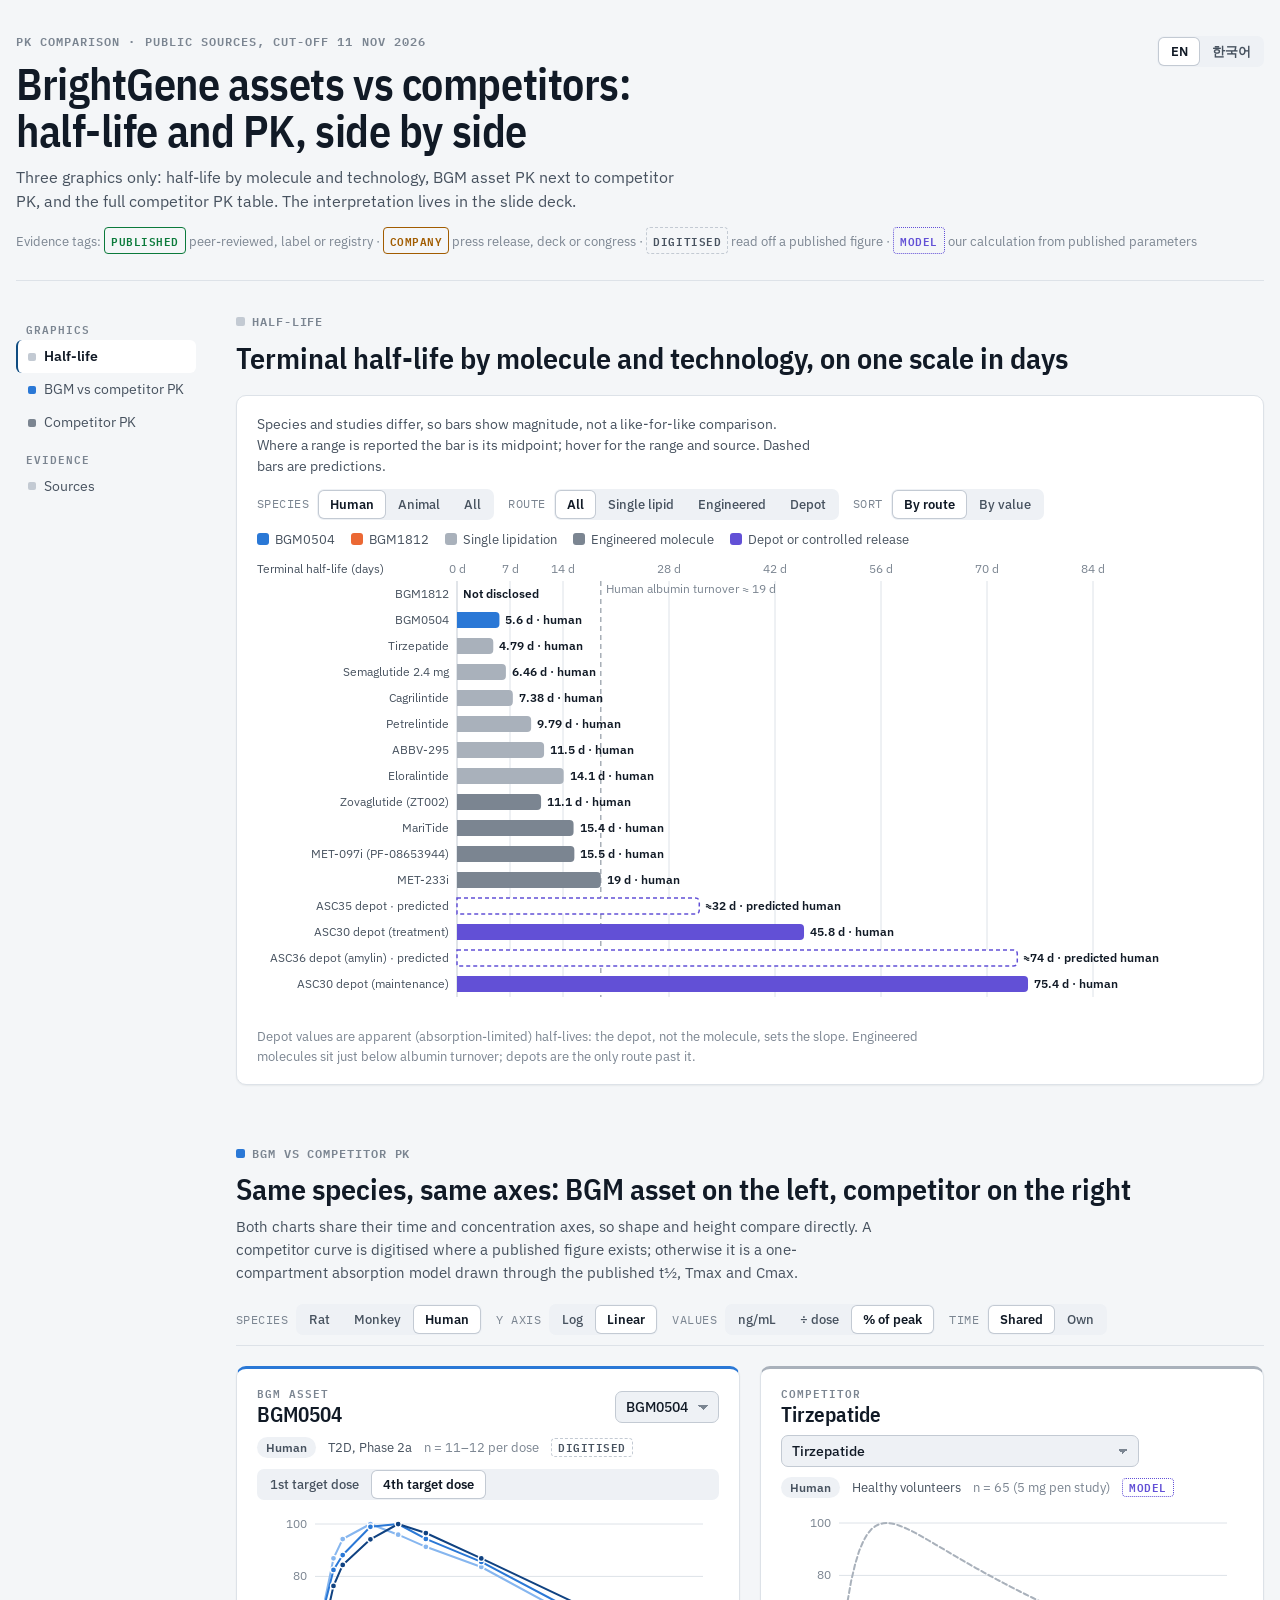
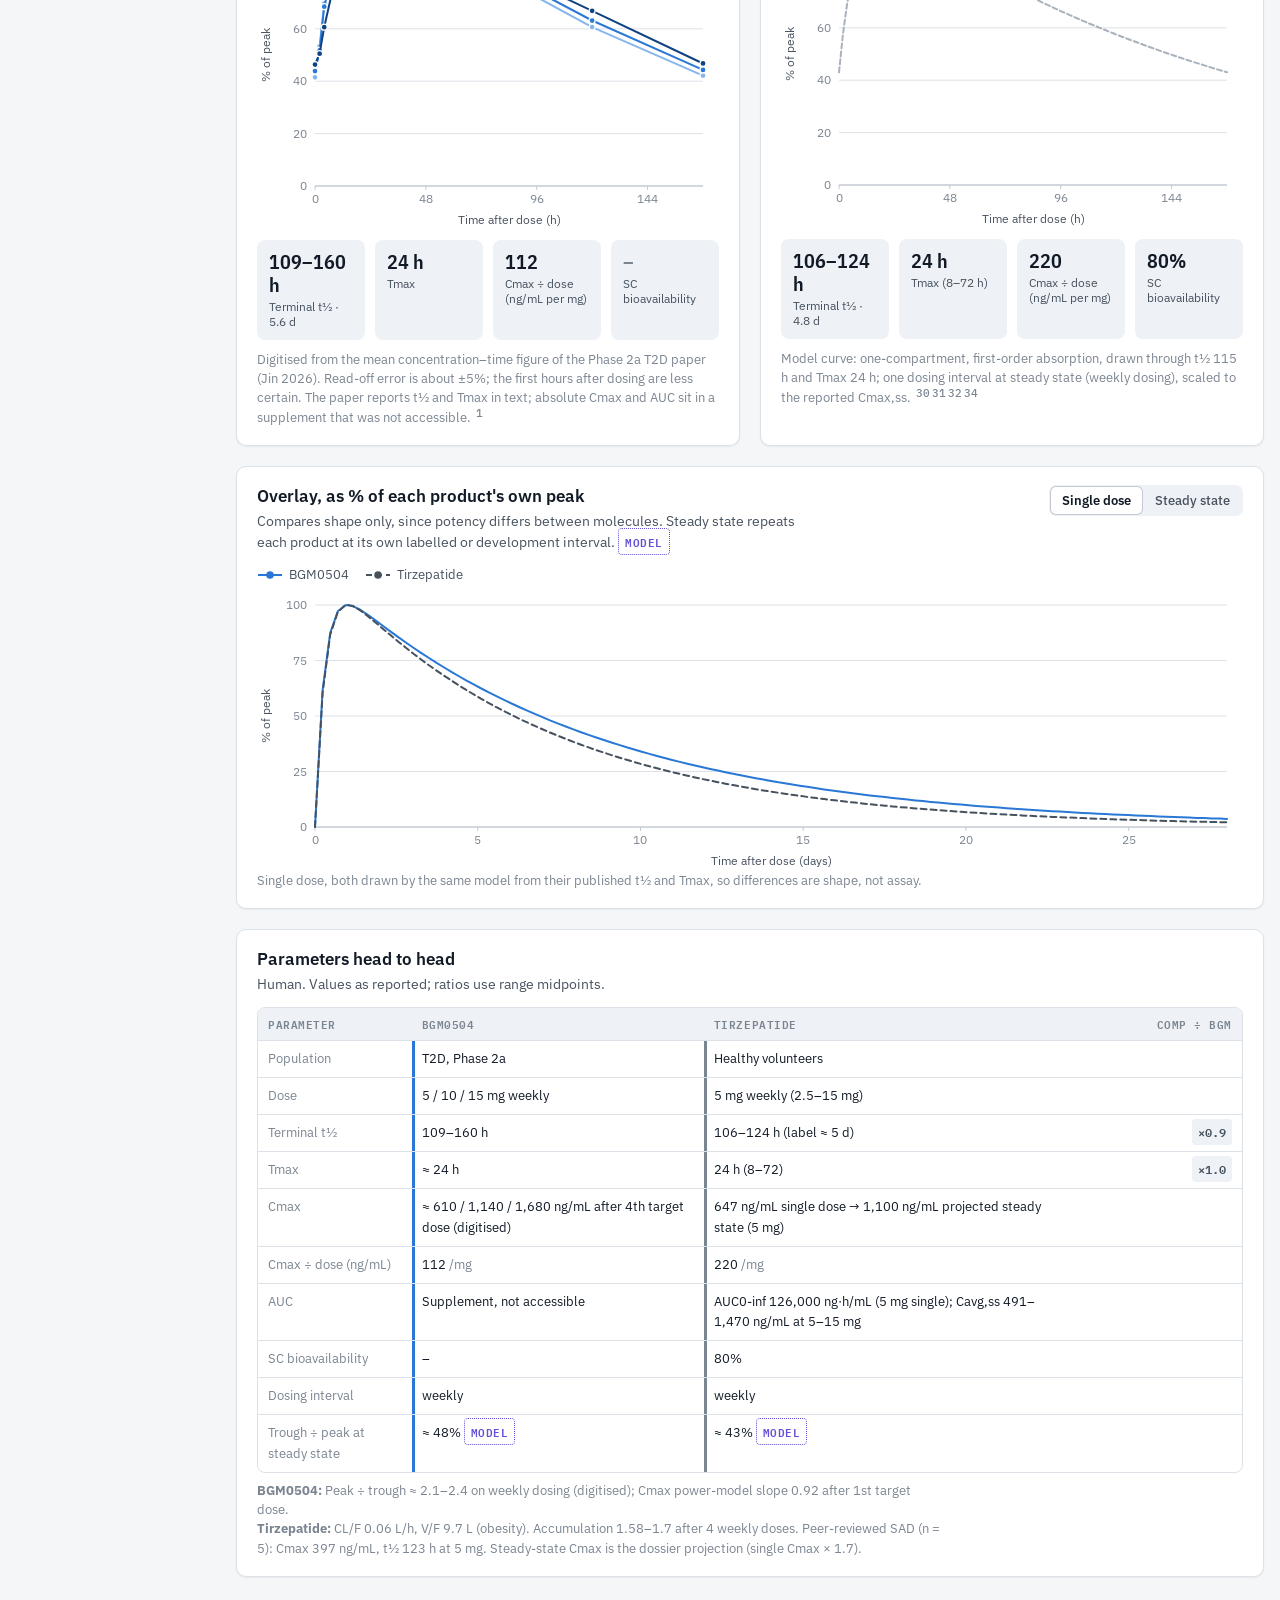
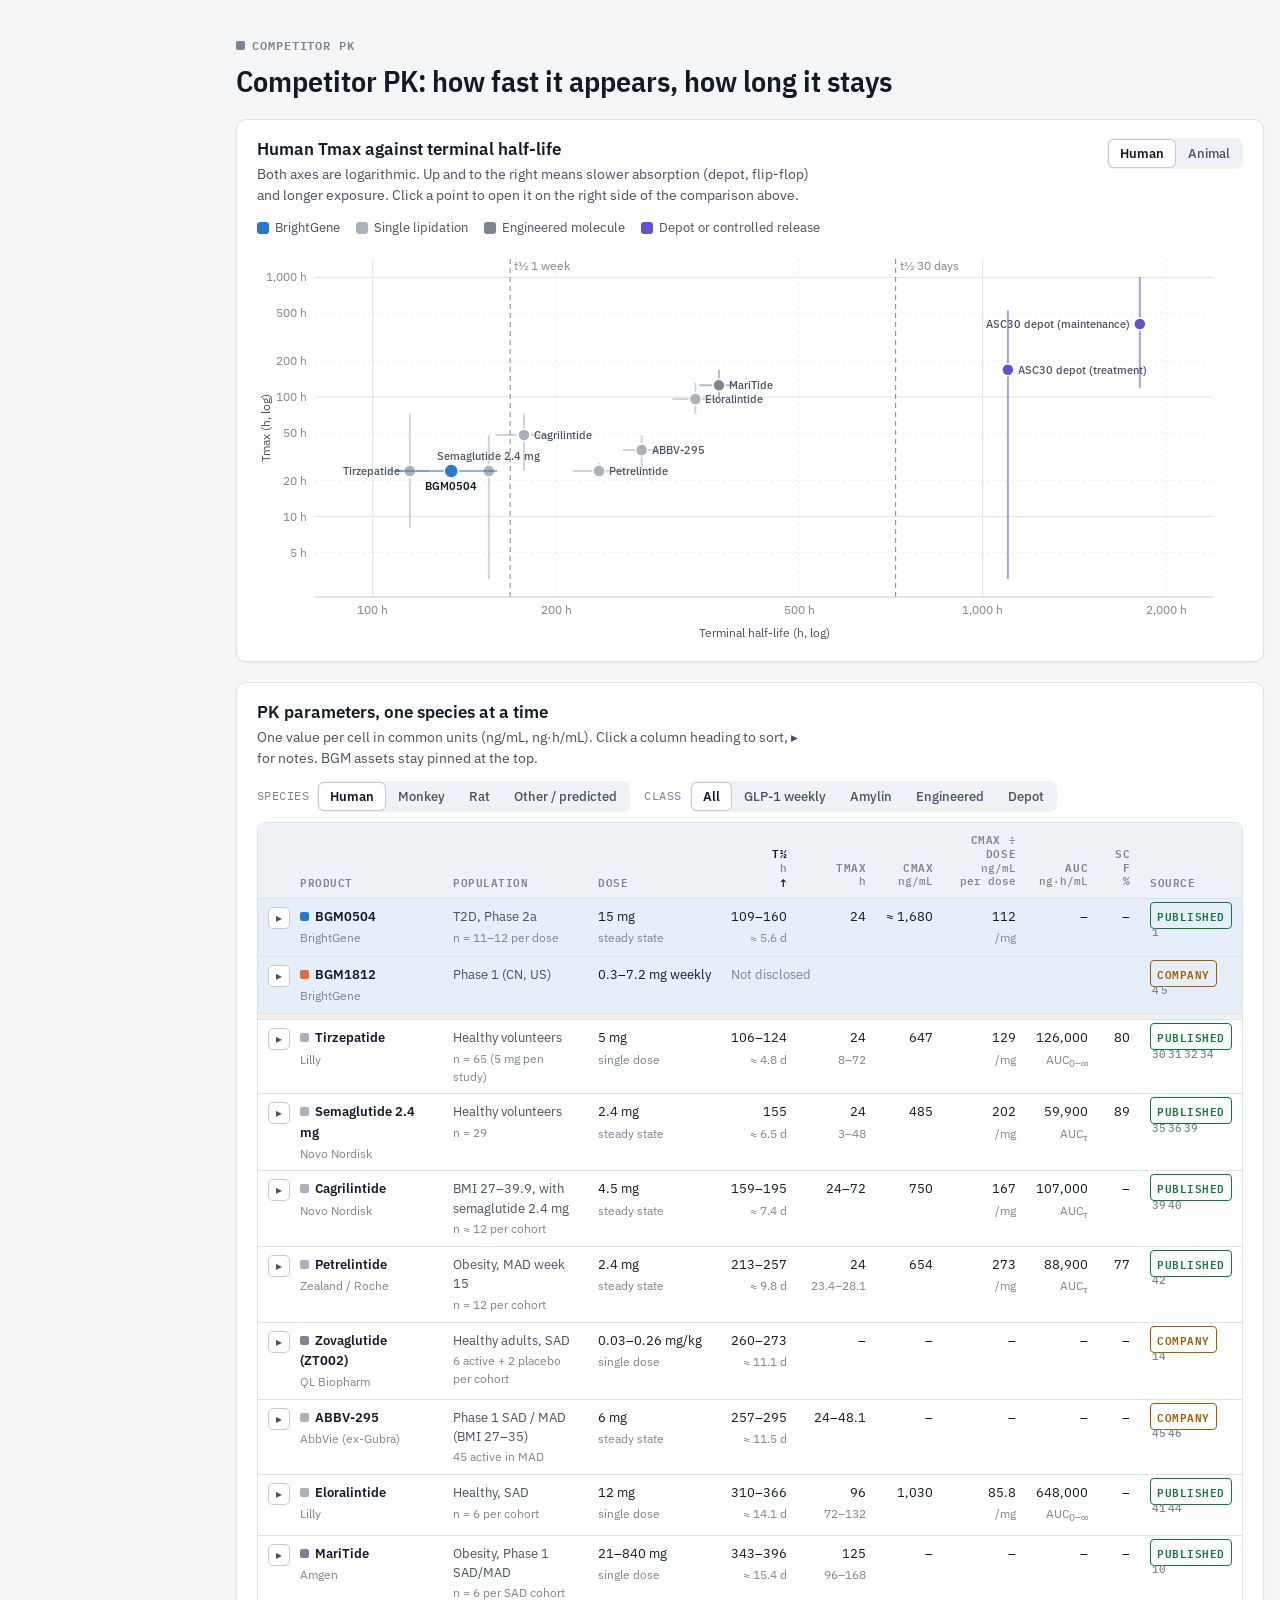
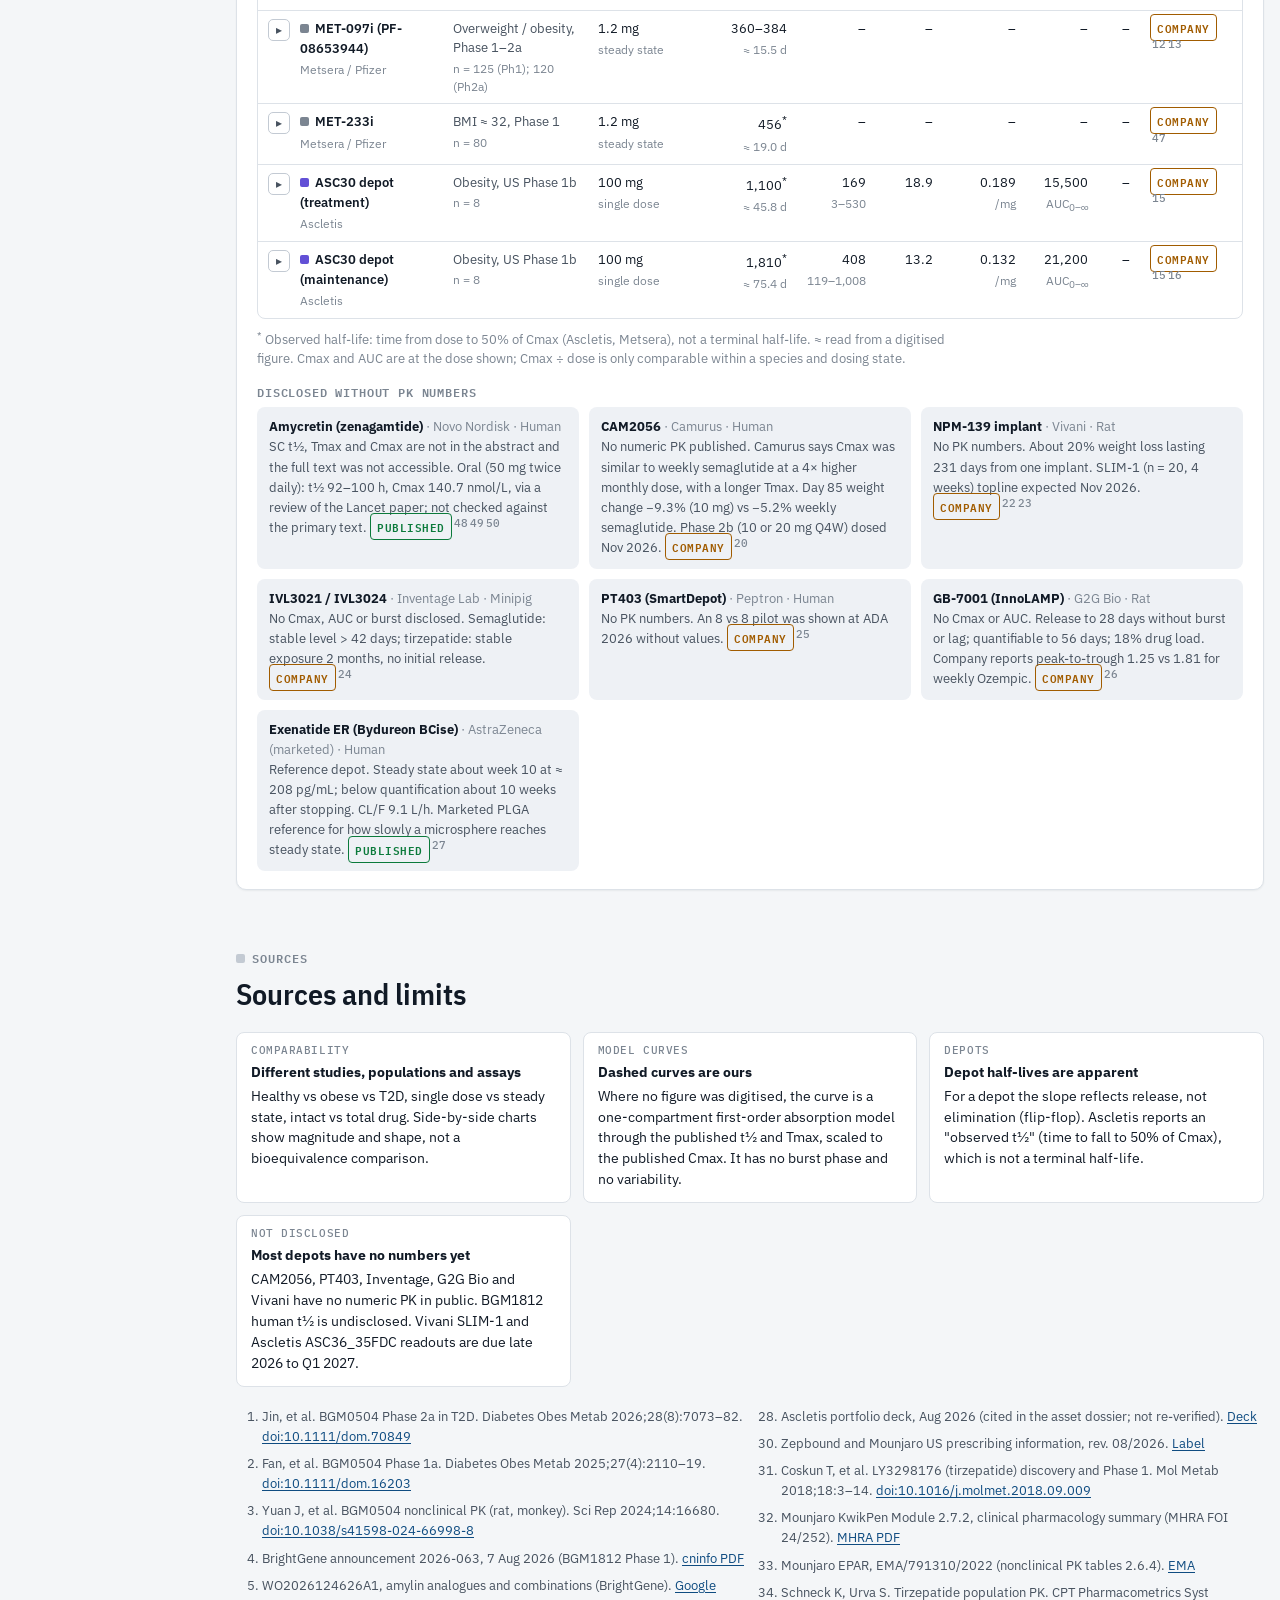
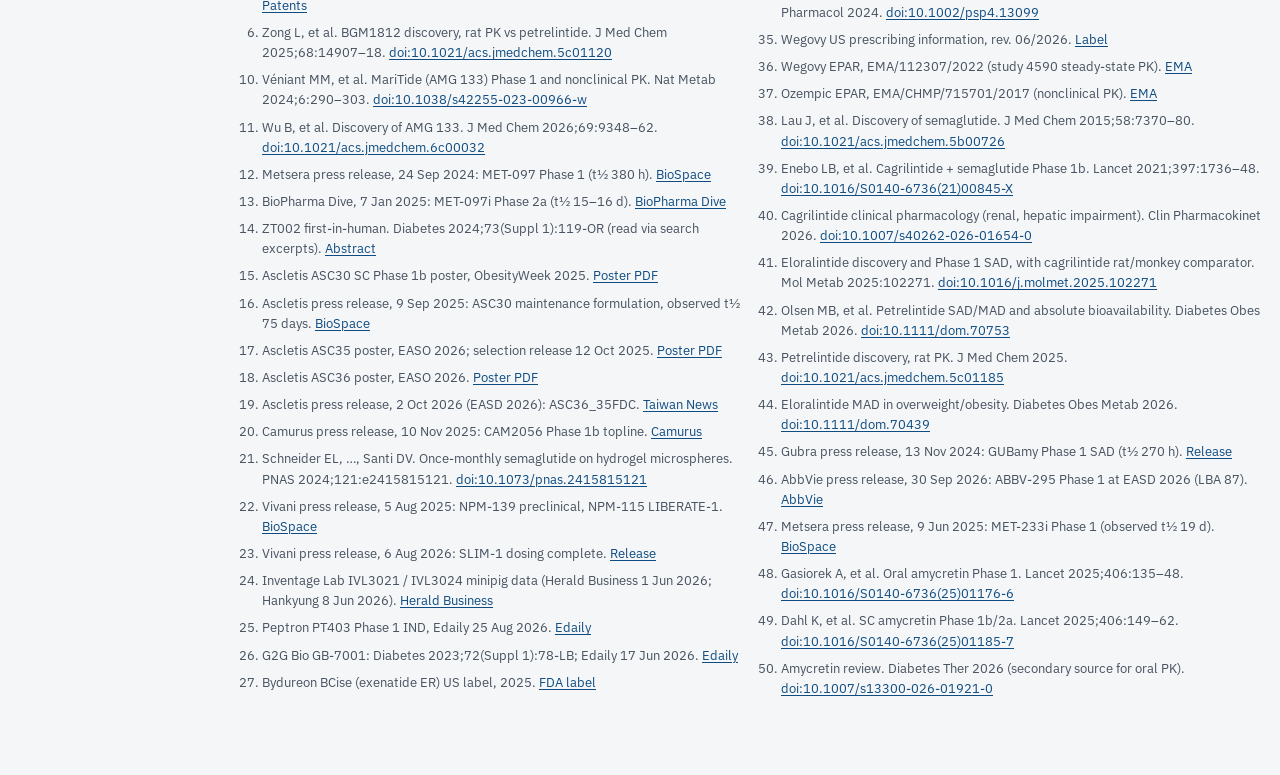
<file: reports/bgm-competitor-pk.html>
<!doctype html>
<html lang="en">
<head>
<meta charset="utf-8">
<meta name="viewport" content="width=device-width,initial-scale=1,viewport-fit=cover">
<title>BGM vs Competitor PK</title>
<meta name="claude:viewport-fit-sides" content="cover">
<link rel="preconnect" href="https://fonts.googleapis.com">
<link rel="stylesheet" href="https://fonts.googleapis.com/css2?family=IBM+Plex+Mono:wght@500;600&family=IBM+Plex+Sans+Condensed:wght@600&family=IBM+Plex+Sans:wght@400;500;600&display=swap">
<style>
/* Layout: a lab-report page. Sticky section rail on the left (wide screens), one reading column on the right;
   each asset keeps one colour everywhere (0504 blue, 1812 orange, 2102 aqua); comparators are grey. */
:root {
  --bg: #f4f6f8; --surface: #ffffff; --surface-2: #eef1f5; --ink: #111a26; --ink-2: #47525f; --ink-3: #7b8591;
  --line: #dde2e8; --line-2: #c3cad3; --accent: #0f4c81;
  --c0504: #2a78d6; --c0504-lo: #86b6ef; --c0504-hi: #104281;
  --c1812: #eb6834; --c1812-lo: #f4ad8c; --c1812-hi: #9c3d14;
  --c2102: #1baf7a; --cmp: #7b8591; --cmp-2: #6250d6; --cmp-3: #a9b1bb;
  --good: #0b7a3b; --warn: #a15c00; --bad: #b3261e;
  --good-bg: #e3f4ea; --warn-bg: #fdf0d9; --bad-bg: #fbe6e4; --info-bg: #e6eff9;
  --sans: "IBM Plex Sans", system-ui, -apple-system, "Segoe UI", Roboto, sans-serif;
  --display: "IBM Plex Sans Condensed", "IBM Plex Sans", system-ui, sans-serif;
  --mono: "IBM Plex Mono", ui-monospace, SFMono-Regular, Menlo, Consolas, monospace;
  --shadow: 0 1px 2px rgba(17, 26, 38, .06);
}
@media (prefers-color-scheme: dark) {
  :root:not([data-theme="light"]) {
    --bg: #0e1319; --surface: #161c24; --surface-2: #1e2630; --ink: #e8edf2; --ink-2: #b4bdc8; --ink-3: #808b98;
    --line: #2a333e; --line-2: #3a4553; --accent: #8fc1f2;
    --c0504: #3987e5; --c0504-lo: #1c5cab; --c0504-hi: #9ec5f4;
    --c1812: #d95926; --c1812-lo: #8f3a17; --c1812-hi: #f5b08e;
    --c2102: #199e70; --cmp: #8b95a1; --cmp-2: #9085e9; --cmp-3: #56616e;
    --good: #5fd08c; --warn: #f0b24a; --bad: #f08b84;
    --good-bg: #12301f; --warn-bg: #3a2a0c; --bad-bg: #3b1917; --info-bg: #14283f;
    --shadow: none; color-scheme: dark;
  }
}
:root[data-theme="dark"] {
  --bg: #0e1319; --surface: #161c24; --surface-2: #1e2630; --ink: #e8edf2; --ink-2: #b4bdc8; --ink-3: #808b98;
  --line: #2a333e; --line-2: #3a4553; --accent: #8fc1f2;
  --c0504: #3987e5; --c0504-lo: #1c5cab; --c0504-hi: #9ec5f4;
  --c1812: #d95926; --c1812-lo: #8f3a17; --c1812-hi: #f5b08e;
  --c2102: #199e70; --cmp: #8b95a1; --cmp-2: #9085e9; --cmp-3: #56616e;
  --good: #5fd08c; --warn: #f0b24a; --bad: #f08b84;
  --good-bg: #12301f; --warn-bg: #3a2a0c; --bad-bg: #3b1917; --info-bg: #14283f;
  --shadow: none; color-scheme: dark;
}
* { box-sizing: border-box; }
[hidden] { display: none !important; }
html { scroll-behavior: smooth; scroll-padding-top: 64px; }
@media (prefers-reduced-motion: reduce) { html { scroll-behavior: auto; } }
body { background: var(--bg); color: var(--ink); font: 15px/1.55 var(--sans); margin: 0; -webkit-font-smoothing: antialiased; }
a { color: var(--accent); text-underline-offset: 2px; }
:focus-visible { outline: 2px solid var(--accent); outline-offset: 2px; border-radius: 3px; }
.wrap { max-width: 1280px; margin: 0 auto; padding-block: 0 72px;
  padding-left: max(16px, env(safe-area-inset-left, 0px)); padding-right: max(16px, env(safe-area-inset-right, 0px));
  display: grid; grid-template-columns: 208px minmax(0, 1fr); gap: 0 40px; }
/* masthead */
.mast { grid-column: 1 / -1; padding-block: 36px 28px; border-bottom: 1px solid var(--line); margin-bottom: 28px; }
.eyebrow { font: 600 11.5px/1 var(--mono); letter-spacing: .09em; text-transform: uppercase; color: var(--ink-3); }
.mast h1 { font: 600 clamp(28px, 4.4vw, 44px)/1.08 var(--display); letter-spacing: -.01em; margin: 12px 0 10px; text-wrap: balance; }
.mast p.lede { max-width: 68ch; color: var(--ink-2); font-size: 16px; margin: 0; }
.mast-meta { display: flex; flex-wrap: wrap; gap: 8px 20px; margin-top: 18px; font-size: 13px; color: var(--ink-3); }
.mast-meta b { color: var(--ink-2); font-weight: 500; }
/* rail */
.rail { position: sticky; top: calc(env(safe-area-inset-top, 0px) + 20px); align-self: start; font-size: 13.5px; }
.rail a { display: flex; gap: 8px; align-items: center; padding: 6px 10px; border-radius: 6px; color: var(--ink-2); text-decoration: none; border-left: 2px solid transparent; }
.rail a:hover { background: var(--surface-2); color: var(--ink); }
.rail a.on { color: var(--ink); font-weight: 600; background: var(--surface); border-left-color: var(--accent); }
.rail .k { width: 8px; height: 8px; border-radius: 2px; flex: none; background: var(--line-2); }
.rail .rail-h { font: 600 11px/1 var(--mono); letter-spacing: .09em; text-transform: uppercase; color: var(--ink-3); padding: 14px 10px 6px; }
main { min-width: 0; display: flex; flex-direction: column; gap: 56px; }
@media (max-width: 900px) {
  .wrap { grid-template-columns: minmax(0, 1fr); }
  .rail { position: sticky; top: env(safe-area-inset-top, 0px); z-index: 5; background: var(--bg); display: flex; gap: 4px; overflow-x: auto;
    margin: 0 -16px 20px; padding: 8px 16px; border-bottom: 1px solid var(--line); scrollbar-width: none; }
  .rail .rail-h { display: none; }
  .rail a { white-space: nowrap; border-left: 0; border-bottom: 2px solid transparent; border-radius: 6px 6px 0 0; }
  .rail a.on { border-bottom-color: var(--accent); }
  body::before { content: ""; position: fixed; inset: 0 0 auto; height: env(safe-area-inset-top, 0px); z-index: 10; background: var(--bg); }
}
/* sections */
section > header { margin-bottom: 20px; }
.tag { display: inline-flex; align-items: center; gap: 7px; font: 600 11.5px/1 var(--mono); letter-spacing: .08em; text-transform: uppercase; color: var(--ink-3); }
.tag i { width: 9px; height: 9px; border-radius: 2px; background: var(--k, var(--line-2)); }
h2 { font: 600 clamp(22px, 3vw, 30px)/1.15 var(--display); margin: 8px 0 8px; text-wrap: balance; }
h3 { font: 600 17px/1.3 var(--sans); margin: 0 0 4px; text-wrap: balance; }
h4 { font: 600 12px/1.2 var(--mono); letter-spacing: .07em; text-transform: uppercase; color: var(--ink-3); margin: 0 0 8px; }
p { margin: 0 0 10px; } p:last-child { margin-bottom: 0; }
.sub { color: var(--ink-2); max-width: 72ch; }
.note { font-size: 12.5px; color: var(--ink-3); max-width: 86ch; }
.stack { display: flex; flex-direction: column; gap: 20px; }
.grid2 { display: grid; grid-template-columns: repeat(2, minmax(0, 1fr)); gap: 20px; }
.grid3 { display: grid; grid-template-columns: repeat(3, minmax(0, 1fr)); gap: 16px; }
.split { display: grid; grid-template-columns: minmax(0, 1.55fr) minmax(0, 1fr); gap: 20px; align-items: start; }
.split-pk { grid-template-columns: minmax(0, 2.6fr) minmax(0, 1fr); } .split-pk .stats { grid-template-columns: minmax(0, 1fr); }
.ctl { display: inline-flex; align-items: center; gap: 8px; }
table.t { min-width: 520px; } .tip table { min-width: 0; }
@media (max-width: 1020px) { .split-pk { grid-template-columns: minmax(0, 1fr); } .split-pk .stats { grid-template-columns: repeat(auto-fit, minmax(128px, 1fr)); } .grid3 { grid-template-columns: minmax(0, 1fr); } .split { grid-template-columns: minmax(0, 1fr); } }
@media (max-width: 720px) { .grid2 { grid-template-columns: minmax(0, 1fr); } }
.panel { background: var(--surface); border: 1px solid var(--line); border-radius: 10px; padding: 18px 20px; box-shadow: var(--shadow); min-width: 0; }
.panel > .panel-h { display: flex; flex-wrap: wrap; gap: 8px 14px; align-items: flex-start; justify-content: space-between; margin-bottom: 12px; }
.panel-h .cap { color: var(--ink-2); font-size: 13.5px; margin: 0; max-width: 70ch; }
.controls { display: flex; flex-wrap: wrap; gap: 8px 14px; align-items: center; margin-bottom: 10px; }
.controls label, .ctl-l { font-size: 12px; color: var(--ink-3); font-family: var(--mono); letter-spacing: .04em; text-transform: uppercase; }
.seg { display: inline-flex; background: var(--surface-2); border-radius: 7px; padding: 2px; gap: 2px; flex-wrap: wrap; }
.seg button { font: 500 13px/1 var(--sans); color: var(--ink-2); background: transparent; border: 0; padding: 7px 11px; border-radius: 5px; cursor: pointer; }
.seg button:hover { color: var(--ink); }
.seg button[aria-pressed="true"] { background: var(--surface); color: var(--ink); box-shadow: 0 0 0 1px var(--line-2); font-weight: 600; }
/* asset cards */
.asset { border-top: 3px solid var(--k); display: flex; flex-direction: column; gap: 12px; }
.asset .name { font: 600 22px/1.1 var(--display); }
.asset .mech { color: var(--ink-2); font-size: 13.5px; }
.asset .big { font: 600 34px/1 var(--display); letter-spacing: -.01em; }
.asset .big small { display: block; font: 400 12.5px/1.35 var(--sans); color: var(--ink-2); letter-spacing: 0; margin-top: 6px; }
.asset ul { margin: 0; padding-left: 18px; font-size: 13.5px; color: var(--ink-2); }
.asset li { margin-bottom: 4px; }
.pill { display: inline-flex; align-items: center; gap: 6px; font: 600 11.5px/1 var(--sans); padding: 5px 9px; border-radius: 99px; background: var(--surface-2); color: var(--ink-2); white-space: nowrap; }
.pill.good { background: var(--good-bg); color: var(--good); } .pill.warn { background: var(--warn-bg); color: var(--warn); }
.pill.bad { background: var(--bad-bg); color: var(--bad); } .pill.info { background: var(--info-bg); color: var(--accent); }
.kv { display: grid; grid-template-columns: auto minmax(0, 1fr); gap: 6px 14px; font-size: 13.5px; margin: 0; }
.kv dt { color: var(--ink-3); } .kv dd { margin: 0; font-variant-numeric: tabular-nums; }
.stats { display: grid; grid-template-columns: repeat(auto-fit, minmax(128px, 1fr)); gap: 10px; }
.stat { background: var(--surface-2); border-radius: 8px; padding: 10px 12px; }
.stat b { display: block; font: 600 20px/1.15 var(--display); font-variant-numeric: tabular-nums; }
.stat span { font-size: 12px; color: var(--ink-2); line-height: 1.3; display: block; margin-top: 3px; }
.callout { border-left: 3px solid var(--accent); background: var(--info-bg); padding: 12px 16px; border-radius: 0 8px 8px 0; font-size: 14px; }
.callout.warn { border-color: var(--warn); background: var(--warn-bg); }
.callout b { font-weight: 600; }
ul.tight { margin: 0; padding-left: 18px; } ul.tight li { margin-bottom: 6px; }
/* tables */
.tw { overflow-x: auto; border: 1px solid var(--line); border-radius: 8px; background: var(--surface); }
table.t { border-collapse: collapse; width: 100%; font-size: 13px; font-variant-numeric: tabular-nums; }
table.t th { text-align: left; font: 600 11px/1.25 var(--mono); letter-spacing: .05em; text-transform: uppercase; color: var(--ink-3); background: var(--surface-2); padding: 9px 10px; white-space: nowrap; }
table.t td { padding: 8px 10px; border-top: 1px solid var(--line); vertical-align: top; }
table.t td.n, table.t th.n { text-align: right; white-space: nowrap; }
table.t tr.hl td { background: var(--info-bg); }
table.t td b { font-weight: 600; }
table.t .muted, .muted { color: var(--ink-3); }
.src { font: 500 11px/1 var(--mono); color: var(--ink-3); vertical-align: super; text-decoration: none; margin-left: 2px; }
a.src:hover { color: var(--accent); }
.ev { font: 600 10.5px/1 var(--mono); letter-spacing: .05em; text-transform: uppercase; padding: 3px 6px; border-radius: 4px; border: 1px solid var(--line-2); color: var(--ink-2); white-space: nowrap; }
.ev.pub { border-color: var(--good); color: var(--good); } .ev.co { border-color: var(--warn); color: var(--warn); }
.ev.dig { border-style: dashed; } .ev.mod { border-style: dotted; border-color: var(--cmp-2); color: var(--cmp-2); }
/* timeline */
.tl { display: grid; grid-template-columns: 96px minmax(0, 1fr); gap: 0 16px; font-size: 13.5px; }
.tl .d { font: 500 12px/1.6 var(--mono); color: var(--ink-3); text-align: right; padding: 7px 0; }
.tl .e { border-left: 2px solid var(--line-2); padding: 6px 0 6px 16px; position: relative; }
.tl .e::before { content: ""; position: absolute; left: -6px; top: 13px; width: 10px; height: 10px; border-radius: 50%; background: var(--k, var(--line-2)); border: 2px solid var(--surface); }
.tl .e.future::before { background: var(--surface); border-color: var(--k, var(--line-2)); }
/* charts */
.chart { position: relative; min-width: 0; }
.chart svg { display: block; overflow: visible; touch-action: pan-y; }
.chart .grid { stroke: var(--line); stroke-width: 1; } .chart .grid.minor { stroke-dasharray: 2 4; opacity: .7; }
.chart .base { stroke: var(--line-2); stroke-width: 1; }
.chart .ref { stroke: var(--ink-3); stroke-width: 1; stroke-dasharray: 5 4; }
.chart .band { fill: var(--surface-2); }
.chart .cross { stroke: var(--ink-3); stroke-width: 1; }
.chart .err { stroke: var(--ink-2); stroke-width: 1.25; }
.chart text { font-family: var(--sans); fill: var(--ink-3); font-size: 11.5px; font-variant-numeric: tabular-nums; }
.chart text.axis-l { fill: var(--ink-2); font-size: 12px; } .chart text.cat { fill: var(--ink-2); }
.chart text.val { fill: var(--ink); font-size: 11.5px; font-weight: 600; }
.chart text.dlabel { fill: var(--ink-2); font-size: 11.5px; font-weight: 500; }
.chart .bar { cursor: default; } .chart .bar:hover, .chart .bar:focus { filter: brightness(1.12); outline: none; }
.chart .hit { cursor: crosshair; } .chart .hit:focus { outline: none; }
.legend { display: flex; flex-wrap: wrap; gap: 4px 16px; margin-bottom: 6px; font-size: 12.5px; color: var(--ink-2); }
.legend-item { display: inline-flex; align-items: center; gap: 6px; }
.sw-bar { width: 12px; height: 12px; border-radius: 3px; display: inline-block; }
.tip { position: fixed; z-index: 50; pointer-events: none; background: var(--ink); color: var(--bg); border-radius: 8px; padding: 9px 11px; font-size: 12.5px; line-height: 1.4; max-width: 300px; box-shadow: 0 6px 20px rgba(0, 0, 0, .22); }
.tip .tip-h { font-weight: 600; margin-bottom: 4px; }
.tip table { border-collapse: collapse; } .tip td { padding: 1px 0; } .tip td + td { text-align: right; padding-left: 14px; font-variant-numeric: tabular-nums; font-weight: 600; }
.tip .dot { display: inline-block; width: 8px; height: 8px; border-radius: 50%; margin-right: 6px; border: 1px solid var(--bg); }
.tip .tip-u { opacity: .72; font-size: 11.5px; margin-top: 4px; }
/* sim */
.sim-grid { display: grid; grid-template-columns: minmax(0, 260px) minmax(0, 1fr); gap: 20px; }
@media (max-width: 820px) { .sim-grid { grid-template-columns: minmax(0, 1fr); } }
.field { display: flex; flex-direction: column; gap: 4px; margin-bottom: 14px; }
.field output { font: 600 14px/1 var(--mono); color: var(--ink); }
.field .row { display: flex; justify-content: space-between; align-items: baseline; }
input[type=range] { width: 100%; accent-color: var(--accent); }
.chips { display: flex; flex-wrap: wrap; gap: 6px; }
.chips button { font: 500 12.5px/1 var(--sans); padding: 6px 10px; border-radius: 99px; border: 1px solid var(--line-2); background: var(--surface); color: var(--ink-2); cursor: pointer; }
.chips button:hover { border-color: var(--accent); color: var(--ink); }
details.more { border-top: 1px solid var(--line); padding-top: 10px; margin-top: 4px; }
details.more summary { cursor: pointer; font-weight: 600; font-size: 13.5px; color: var(--ink-2); }
details.more[open] summary { margin-bottom: 10px; }
ol.refs { padding-left: 26px; font-size: 13px; color: var(--ink-2); columns: 2; column-gap: 36px; margin: 0; }
ol.refs li { margin-bottom: 7px; break-inside: avoid; overflow-wrap: anywhere; }
@media (max-width: 820px) { ol.refs { columns: 1; } }
.gap-list { display: grid; grid-template-columns: repeat(auto-fit, minmax(260px, 1fr)); gap: 12px; }
.gap { background: var(--surface); border: 1px solid var(--line); border-radius: 8px; padding: 12px 14px; font-size: 13.5px; }
.gap b { display: block; margin-bottom: 3px; }
.gap .who { font: 500 11px/1 var(--mono); color: var(--ink-3); text-transform: uppercase; letter-spacing: .05em; display: block; margin-bottom: 6px; }
/* tabs */
.ev-tabs { display: flex; flex-wrap: wrap; gap: 4px; border-bottom: 1px solid var(--line); margin-bottom: 20px; }
.tab-btn { font: 600 14.5px/1 var(--sans); color: var(--ink-3); background: transparent; border: 0; border-bottom: 2px solid transparent; padding: 11px 15px; cursor: pointer; display: inline-flex; align-items: center; gap: 8px; margin-bottom: -1px; }
.tab-btn:hover { color: var(--ink); }
.tab-btn[aria-selected="true"] { color: var(--ink); border-bottom-color: var(--tabk, var(--accent)); }
.tab-btn .k { width: 9px; height: 9px; border-radius: 2px; background: var(--tabk, var(--line-2)); }
.ev-panel { display: flex; flex-direction: column; gap: 20px; }
.langseg { margin-left: 12px; }
.langseg button { font-weight: 600; min-width: 40px; }
:lang(ko) body, [lang="ko"] { word-break: keep-all; line-break: strict; }
.lead { font-size: 16px; color: var(--ink); max-width: 76ch; margin: 0 0 4px; }
.lead b, .lead strong { font-weight: 600; }
.bottom-line { display: grid; grid-template-columns: repeat(auto-fit, minmax(230px, 1fr)); gap: 0; border: 1px solid var(--line); border-radius: 10px; overflow: hidden; background: var(--surface); }
.bottom-line > div { padding: 14px 16px; border-top: 3px solid var(--k, var(--accent)); }
.bottom-line > div + div { border-left: 1px solid var(--line); }
.bottom-line h4 { color: var(--ink); font: 600 13px/1.3 var(--sans); letter-spacing: 0; text-transform: none; margin-bottom: 5px; }
.bottom-line p { font-size: 13px; color: var(--ink-2); margin: 0; }
@media (max-width: 760px) { .bottom-line > div + div { border-left: 0; } }
table.t th.ahead { font-size: 12px; letter-spacing: .02em; }
@media print { .rail { display: none; } .wrap { display: block; } .panel { break-inside: avoid; } .ev-panel[hidden] { display: flex !important; } }

/* ---- additions for the PK comparison page ---- */
.wrap.solo { grid-template-columns: 180px minmax(0, 1fr); }
@media (max-width: 900px) { .wrap.solo { grid-template-columns: minmax(0, 1fr); } }
.vs { display: grid; grid-template-columns: minmax(0, 1fr) minmax(0, 1fr); gap: 20px; align-items: stretch; }
@media (max-width: 980px) { .vs { grid-template-columns: minmax(0, 1fr); } }
.vs > .panel { display: flex; flex-direction: column; gap: 10px; border-top: 3px solid var(--k, var(--line-2)); }
.side-h { display: flex; flex-wrap: wrap; align-items: center; justify-content: space-between; gap: 8px 12px; }
.side-h .who { font: 600 11px/1 var(--mono); letter-spacing: .09em; text-transform: uppercase; color: var(--ink-3); }
.side-h h3 { font: 600 21px/1.15 var(--display); margin: 4px 0 0; }
.side-meta { font-size: 12.5px; color: var(--ink-2); display: flex; flex-wrap: wrap; gap: 6px 12px; align-items: center; min-height: 22px; }
select.pick { font: 500 13.5px/1.2 var(--sans); color: var(--ink); background: var(--surface-2); border: 1px solid var(--line-2); border-radius: 7px; padding: 7px 30px 7px 10px; max-width: 100%;
  appearance: none; -webkit-appearance: none; cursor: pointer;
  background-image: linear-gradient(45deg, transparent 50%, var(--ink-3) 50%), linear-gradient(135deg, var(--ink-3) 50%, transparent 50%);
  background-position: calc(100% - 15px) 52%, calc(100% - 10px) 52%; background-size: 5px 5px; background-repeat: no-repeat; }
select.pick:hover { border-color: var(--accent); }
.empty { border: 1px dashed var(--line-2); border-radius: 8px; padding: 28px 18px; text-align: center; color: var(--ink-2); font-size: 13.5px; background: var(--surface-2); min-height: 220px;
  display: flex; flex-direction: column; justify-content: center; gap: 6px; }
.empty b { color: var(--ink); font-size: 14.5px; }
.stats.s4 { grid-template-columns: repeat(4, minmax(0, 1fr)); }
@media (max-width: 560px) { .stats.s4 { grid-template-columns: repeat(2, minmax(0, 1fr)); } }
.stat.na b { color: var(--ink-3); }
.shared { position: sticky; top: calc(env(safe-area-inset-top, 0px) + 0px); z-index: 4; background: var(--bg); padding: 10px 0; margin: -10px 0 0; border-bottom: 1px solid var(--line); }
@media (max-width: 900px) { .shared { position: static; } }
.ratio { font: 600 12px/1 var(--mono); padding: 3px 6px; border-radius: 4px; background: var(--surface-2); color: var(--ink-2); }
table.t td.k0504 { box-shadow: inset 3px 0 0 var(--c0504); } table.t td.k1812 { box-shadow: inset 3px 0 0 var(--c1812); }
table.t td.kcmp { box-shadow: inset 3px 0 0 var(--cmp); }
.cls { display: inline-block; width: 9px; height: 9px; border-radius: 2px; margin-right: 6px; vertical-align: 0; }
.chart .pt { cursor: pointer; } .chart .pt:hover, .chart .pt:focus { outline: none; stroke-width: 3; }
.chart text.plab { fill: var(--ink-2); font-size: 11px; font-weight: 500; }
.chart text.plab.b { fill: var(--ink); font-weight: 600; }
.mini { font-size: 12px; color: var(--ink-3); }
#h2h { min-width: 560px; }
#h2h td:not(:first-child) { min-width: 180px; }
#atlas-table { min-width: 860px; }
#atlas-table td { vertical-align: top; }
#atlas-table td.n { font-variant-numeric: tabular-nums; }
#atlas-table td.nw { white-space: nowrap; }
#atlas-table .sub2 { display: block; font-size: 11.5px; color: var(--ink-3); font-weight: 400; margin-top: 2px; }
#atlas-table td:nth-child(2) { min-width: 140px; max-width: 170px; } #atlas-table td:nth-child(3) { min-width: 130px; max-width: 165px; font-size: 12.5px; color: var(--ink-2); }
#atlas-table th.sortable { padding: 0; }
#atlas-table th.sortable button { all: unset; box-sizing: border-box; display: block; width: 100%; padding: 9px 10px; cursor: pointer; text-align: inherit; font: inherit; letter-spacing: inherit; color: inherit; }
#atlas-table th.sortable button:hover { color: var(--ink); } #atlas-table th.sortable button:focus-visible { outline: 2px solid var(--accent); outline-offset: -2px; }
#atlas-table th[aria-sort="ascending"], #atlas-table th[aria-sort="descending"] { color: var(--ink); }
#atlas-table td.tog { width: 28px; padding-right: 0; }
#atlas-table td.tog button { font: 600 12px/1 var(--sans); width: 22px; height: 22px; border-radius: 5px; border: 1px solid var(--line-2); background: var(--surface); color: var(--ink-2); cursor: pointer; }
#atlas-table td.tog button:hover { border-color: var(--accent); color: var(--ink); }
#atlas-table tr.notes td { border-top: 0; padding-top: 0; font-size: 12.5px; color: var(--ink-2); }
#atlas-table .notes-in { position: sticky; left: 10px; max-width: min(88ch, calc(100vw - 96px)); }
#atlas-table tr.sep td { padding: 0; height: 6px; background: var(--surface-2); }
#atlas-table .pill { font-size: 11px; padding: 4px 7px; }
ul.nonum { list-style: none; margin: 0; padding: 0; display: grid; grid-template-columns: repeat(auto-fit, minmax(280px, 1fr)); gap: 10px; }
ul.nonum li { background: var(--surface-2); border-radius: 8px; padding: 10px 12px; font-size: 13px; color: var(--ink-2); }
ul.nonum li b { color: var(--ink); }
#atlas-table th .hu { display: block; text-transform: none; letter-spacing: 0; font-weight: 500; color: var(--ink-3); margin-top: 2px; }
#atlas-table th { vertical-align: bottom; white-space: normal; }
</style>
</head>
<body>
<div class="wrap solo">
<header class="mast">
  <div class="seg langseg" data-key="lang" aria-label="Language" style="float:right">
    <button data-v="en" aria-pressed="true">EN</button><button data-v="ko" aria-pressed="false">한국어</button>
  </div>
  <div class="eyebrow" data-ko="PK 비교 · 공개 자료 기준, 2026년 11월 11일">PK comparison · public sources, cut-off 11 Nov 2026</div>
  <h1 data-ko="BrightGene 에셋 vs 경쟁 품목: 반감기와 PK 나란히 보기">BrightGene assets vs competitors: half-life and PK, side by side</h1>
  <p class="lede" data-ko="세 장의 그래픽만 담았다. 분자·기술별 반감기, BGM 에셋 PK와 경쟁 품목 PK의 나란히 비교, 그리고 경쟁 품목 PK 전체 표. 해석은 별도 슬라이드에 있다.">Three graphics only: half-life by molecule and technology, BGM asset PK next to competitor PK, and the full competitor PK table. The interpretation lives in the slide deck.</p>
  <div class="mast-meta"><span data-ko="근거 태그: <span class='ev pub'>Published</span> 동료심사·라벨·등록 · <span class='ev co'>Company</span> 기업 공시·학회 · <span class='ev dig'>Digitised</span> 공개 그림에서 추출 · <span class='ev mod'>Model</span> 공개 파라미터로 자체 계산">Evidence tags: <span class="ev pub">Published</span> peer-reviewed, label or registry · <span class="ev co">Company</span> press release, deck or congress · <span class="ev dig">Digitised</span> read off a published figure · <span class="ev mod">Model</span> our calculation from published parameters</span></div>
</header>

<nav class="rail" aria-label="Sections">
  <div class="rail-h" data-ko="그래픽">Graphics</div>
  <a href="#half"><span class="k"></span><span data-ko="반감기">Half-life</span></a>
  <a href="#vs"><span class="k" style="background:var(--c0504)"></span><span data-ko="BGM vs 경쟁 PK">BGM vs competitor PK</span></a>
  <a href="#atlas"><span class="k" style="background:var(--cmp)"></span><span data-ko="경쟁 품목 PK">Competitor PK</span></a>
  <div class="rail-h" data-ko="근거">Evidence</div>
  <a href="#sources"><span class="k"></span><span data-ko="출처">Sources</span></a>
</nav>

<main>
<!-- ============ HALF-LIFE ============ -->
<section id="half">
  <header>
    <span class="tag"><i></i><span data-ko="반감기">Half-life</span></span>
    <h2 data-ko="분자·기술별 말단 반감기, 일 단위 단일 축">Terminal half-life by molecule and technology, on one scale in days</h2>
  </header>
  <div class="panel">
    <div class="panel-h"><div><p class="cap" data-ko="종과 연구가 다르므로 막대는 크기 비교용이며 동일 조건 비교가 아니다. 범위가 보고된 경우 중앙값을 막대로, 범위는 마우스오버로 표시. 점선 막대 = 예측치.">Species and studies differ, so bars show magnitude, not a like-for-like comparison. Where a range is reported the bar is its midpoint; hover for the range and source. Dashed bars are predictions.</p></div></div>
    <div class="controls">
      <span class="ctl"><span class="ctl-l" data-ko="종">Species</span><span class="seg" data-key="sp" id="half-sp"><button data-v="human" aria-pressed="true" data-ko="인체">Human</button><button data-v="animal" aria-pressed="false" data-ko="동물">Animal</button><button data-v="all" aria-pressed="false" data-ko="전체">All</button></span></span>
      <span class="ctl"><span class="ctl-l" data-ko="기술">Route</span><span class="seg" data-key="f" id="half-f"><button data-v="all" aria-pressed="true" data-ko="전체">All</button><button data-v="s" aria-pressed="false" data-ko="단일 지질">Single lipid</button><button data-v="m" aria-pressed="false" data-ko="분자 개량">Engineered</button><button data-v="d" aria-pressed="false" data-ko="데포">Depot</button></span></span>
      <span class="ctl"><span class="ctl-l" data-ko="정렬">Sort</span><span class="seg" data-key="sort" id="half-sort"><button data-v="group" aria-pressed="true" data-ko="기술별">By route</button><button data-v="val" aria-pressed="false" data-ko="값">By value</button></span></span>
    </div>
    <div id="half-chart"></div>
    <p class="note" id="half-note" style="margin-top:8px"></p>
  </div>
</section>

<!-- ============ SIDE BY SIDE ============ -->
<section id="vs">
  <header>
    <span class="tag"><i style="--k:var(--c0504)"></i><span data-ko="BGM vs 경쟁 PK">BGM vs competitor PK</span></span>
    <h2 data-ko="같은 종, 같은 축: 왼쪽 BGM 에셋, 오른쪽 경쟁 품목">Same species, same axes: BGM asset on the left, competitor on the right</h2>
    <p class="sub" data-ko="두 차트는 시간축과 농도축을 공유하므로 곡선 모양과 높이를 바로 비교할 수 있다. 경쟁 품목 곡선은 공개 그림 추출값이 있으면 그것을, 없으면 공개된 t½·Tmax·Cmax로 1-구획 흡수 모델을 그린 것이다.">Both charts share their time and concentration axes, so shape and height compare directly. A competitor curve is digitised where a published figure exists; otherwise it is a one-compartment absorption model drawn through the published t½, Tmax and Cmax.</p>
  </header>
  <div class="stack">
    <div class="controls shared" id="vs-shared">
      <span class="ctl"><span class="ctl-l" data-ko="종">Species</span><span class="seg" data-key="sp"><button data-v="rat" aria-pressed="false" data-ko="랫드">Rat</button><button data-v="monkey" aria-pressed="false" data-ko="원숭이">Monkey</button><button data-v="human" aria-pressed="true" data-ko="인체">Human</button></span></span>
      <span class="ctl"><span class="ctl-l" data-ko="Y축">Y axis</span><span class="seg" data-key="scale"><button data-v="log" aria-pressed="false" data-ko="로그">Log</button><button data-v="linear" aria-pressed="true" data-ko="선형">Linear</button></span></span>
      <span class="ctl"><span class="ctl-l" data-ko="값">Values</span><span class="seg" data-key="val"><button data-v="raw" aria-pressed="false" data-ko="측정값">ng/mL</button><button data-v="norm" aria-pressed="false" data-ko="÷ 용량">÷ dose</button><button data-v="pct" aria-pressed="true" data-ko="최고치 대비 %">% of peak</button></span></span>
      <span class="ctl"><span class="ctl-l" data-ko="시간">Time</span><span class="seg" data-key="win"><button data-v="fit" aria-pressed="true" data-ko="공통">Shared</button><button data-v="own" aria-pressed="false" data-ko="개별">Own</button></span></span>
    </div>
    <div class="vs">
      <div class="panel" id="side-l" style="--k:var(--c0504)">
        <div class="side-h"><div><div class="who" data-ko="BGM 에셋">BGM asset</div><h3 id="l-title">BGM0504</h3></div>
          <select class="pick" id="l-pick" aria-label="BGM asset"></select></div>
        <div class="side-meta" id="l-meta"></div>
        <div id="l-chart"></div>
        <div class="stats s4" id="l-stats"></div>
        <p class="note" id="l-src"></p>
      </div>
      <div class="panel" id="side-r" style="--k:var(--cmp)">
        <div class="side-h"><div><div class="who" data-ko="경쟁 품목">Competitor</div><h3 id="r-title">Tirzepatide</h3></div>
          <select class="pick" id="r-pick" aria-label="Competitor"></select></div>
        <div class="side-meta" id="r-meta"></div>
        <div id="r-chart"></div>
        <div class="stats s4" id="r-stats"></div>
        <p class="note" id="r-src"></p>
      </div>
    </div>
    <div class="stack">
      <div class="panel">
        <div class="panel-h"><div><h3 data-ko="겹쳐 보기: 최고치 대비 %">Overlay, as % of each product's own peak</h3><p class="cap" data-ko="효력이 다른 분자를 농도로 비교하지 않고 곡선 모양만 비교한다. 정상상태는 각 품목의 허가·개발 투여 간격으로 반복 투여한 모델. <span class='ev mod'>Model</span>">Compares shape only, since potency differs between molecules. Steady state repeats each product at its own labelled or development interval. <span class="ev mod">Model</span></p></div>
          <div class="seg" data-key="ov" id="ov-seg"><button data-v="single" aria-pressed="true" data-ko="단회">Single dose</button><button data-v="ss" aria-pressed="false" data-ko="정상상태">Steady state</button></div></div>
        <div id="ov-chart"></div>
        <p class="note" id="ov-note"></p>
      </div>
      <div class="panel">
        <div class="panel-h"><div><h3 data-ko="파라미터 맞대기">Parameters head to head</h3><p class="cap" id="h2h-cap"></p></div></div>
        <div class="tw"><table class="t" id="h2h"></table></div>
        <p class="note" id="h2h-note" style="margin-top:8px"></p>
      </div>
    </div>
  </div>
</section>

<!-- ============ COMPETITOR PK ATLAS ============ -->
<section id="atlas">
  <header>
    <span class="tag"><i style="--k:var(--cmp)"></i><span data-ko="경쟁 품목 PK">Competitor PK</span></span>
    <h2 data-ko="경쟁 품목 PK: 흡수 속도 대 소실 속도">Competitor PK: how fast it appears, how long it stays</h2>
  </header>
  <div class="stack">
    <div class="panel">
      <div class="panel-h"><div><h3 data-ko="인체 Tmax 대 말단 반감기">Human Tmax against terminal half-life</h3><p class="cap" data-ko="두 축 모두 로그. 오른쪽 위로 갈수록 흡수가 느리고(데포·플립플롭) 오래 남는다. 점을 누르면 위 나란히 비교의 오른쪽에 그 품목이 열린다.">Both axes are logarithmic. Up and to the right means slower absorption (depot, flip-flop) and longer exposure. Click a point to open it on the right side of the comparison above.</p></div>
        <div class="seg" data-key="sp" id="map-sp"><button data-v="human" aria-pressed="true" data-ko="인체">Human</button><button data-v="animal" aria-pressed="false" data-ko="동물">Animal</button></div></div>
      <div id="map-chart"></div>
    </div>
    <div class="panel">
      <div class="panel-h"><div><h3 data-ko="PK 파라미터 표">PK parameters, one species at a time</h3><p class="cap" data-ko="한 칸에 한 값, 단위 통일(ng/mL, ng·h/mL). 열 제목을 누르면 정렬, ▸를 누르면 비고. BGM 에셋은 항상 맨 위에 고정.">One value per cell in common units (ng/mL, ng·h/mL). Click a column heading to sort, ▸ for notes. BGM assets stay pinned at the top.</p></div></div>
      <div class="controls">
        <span class="ctl"><span class="ctl-l" data-ko="종">Species</span><span class="seg" data-key="sp" id="tab-sp"><button data-v="human" aria-pressed="true" data-ko="인체">Human</button><button data-v="monkey" aria-pressed="false" data-ko="원숭이">Monkey</button><button data-v="rat" aria-pressed="false" data-ko="랫드">Rat</button><button data-v="other" aria-pressed="false" data-ko="기타·예측">Other / predicted</button></span></span>
        <span class="ctl"><span class="ctl-l" data-ko="분류">Class</span><span class="seg" data-key="g" id="tab-g"><button data-v="all" aria-pressed="true" data-ko="전체">All</button><button data-v="inc" aria-pressed="false" data-ko="GLP-1 주 1회">GLP-1 weekly</button><button data-v="amy" aria-pressed="false" data-ko="아밀린">Amylin</button><button data-v="eng" aria-pressed="false" data-ko="분자 개량">Engineered</button><button data-v="dep" aria-pressed="false" data-ko="데포">Depot</button></span></span>
      </div>
      <div class="tw"><table class="t" id="atlas-table"></table></div>
      <p class="note" id="atlas-foot" style="margin-top:8px"></p>
      <div id="atlas-nonum" style="margin-top:16px"></div>
    </div>
  </div>
</section>

<!-- ============ SOURCES ============ -->
<section id="sources">
  <header>
    <span class="tag"><i></i><span data-ko="출처">Sources</span></span>
    <h2 data-ko="출처와 한계">Sources and limits</h2>
  </header>
  <div class="stack">
    <div class="gap-list" id="limits"></div>
    <ol class="refs" id="refs"></ol>
  </div>
</section>
</main>
</div>
<script>

/* ---------- tiny SVG chart engine (no dependencies) ---------- */
const NS = 'http://www.w3.org/2000/svg';
const $ = (s, r = document) => r.querySelector(s);
const $$ = (s, r = document) => [...r.querySelectorAll(s)];
/* i18n: t(en, ko) returns the string for the current language (English fallback) */
let LANG = 'en';
function t(en, ko) { return LANG === 'ko' && ko != null ? ko : en; }
function svgEl(tag, attrs = {}, parent) {
  const e = document.createElementNS(NS, tag);
  for (const k in attrs) if (attrs[k] !== undefined && attrs[k] !== null) e.setAttribute(k, attrs[k]);
  if (parent) parent.appendChild(e);
  return e;
}
function h(tag, attrs = {}, html) {
  const e = document.createElement(tag);
  for (const k in attrs) e.setAttribute(k, attrs[k]);
  if (html !== undefined) e.innerHTML = html;
  return e;
}
const fmtNum = (v, d) => {
  if (v === null || v === undefined || isNaN(v)) return '–';
  if (d !== undefined) return v.toLocaleString('en-US', { minimumFractionDigits: d, maximumFractionDigits: d });
  const a = Math.abs(v);
  if (a >= 100) return Math.round(v).toLocaleString('en-US');
  if (a >= 10) return v.toLocaleString('en-US', { maximumFractionDigits: 1 });
  if (a >= 1) return v.toLocaleString('en-US', { maximumFractionDigits: 2 });
  return v.toLocaleString('en-US', { maximumSignificantDigits: 3 });
};
const sgn = (v, d = 1) => (v > 0 ? '+' : v < 0 ? '−' : '') + Math.abs(v).toFixed(d);

/* tooltip (one shared element) */
const tip = h('div', { class: 'tip', role: 'status' });
tip.hidden = true;
document.body.appendChild(tip);
function showTip(html, cx, cy) {
  tip.innerHTML = html;
  tip.hidden = false;
  const r = tip.getBoundingClientRect(), vw = document.documentElement.clientWidth;
  let x = cx + 14, y = cy + 14;
  if (x + r.width > vw - 8) x = cx - r.width - 14;
  if (x < 8) x = 8;
  if (y + r.height > window.innerHeight - 8) y = cy - r.height - 14;
  tip.style.left = x + 'px';
  tip.style.top = Math.max(8, y) + 'px';
}
function hideTip() { tip.hidden = true; }

function niceTicks(lo, hi, n = 5) {
  const span = hi - lo, step0 = span / n, mag = Math.pow(10, Math.floor(Math.log10(step0)));
  const step = [1, 2, 2.5, 5, 10].map(m => m * mag).find(s => span / s <= n + 0.5) || 10 * mag;
  const t = [];
  for (let v = Math.ceil(lo / step - 1e-9) * step; v <= hi + step * 1e-6; v += step) t.push(+v.toFixed(10));
  return t;
}
function legend(host, items) {
  const el = h('div', { class: 'legend' });
  items.forEach(it => {
    const sw = it.kind === 'bar'
      ? `<span class="sw sw-bar" style="background:${it.color}"></span>`
      : `<svg class="sw" width="26" height="10" aria-hidden="true"><line x1="1" y1="5" x2="25" y2="5" stroke="${it.color}" stroke-width="2" stroke-dasharray="${it.dash || ''}"/><circle cx="13" cy="5" r="3" fill="${it.hollow ? 'var(--surface)' : it.color}" stroke="${it.color}" stroke-width="1.5"/></svg>`;
    el.appendChild(h('span', { class: 'legend-item' }, sw + `<span>${it.name}</span>`));
  });
  host.appendChild(el);
}

/* ---- line chart ----
 cfg: { series:[{name,color,dash,hollow,points:[[x,y]],label}], x:{label,ticks,min,max,fmt}, y:{label,log,min,max,ticks,fmt,unit},
        height, refLines:[{y,label}], bands:[{x0,x1,label}], tipTitle:(x)=>str, noLegend } */
function lineChart(host, cfg) {
  host.innerHTML = '';
  host.classList.add('chart');
  if (!cfg.noLegend && cfg.series.length > 1) legend(host, cfg.series);
  const W = Math.max(300, host.clientWidth || 640), H = cfg.height || 340;
  const narrow = W < 480;
  const m = { t: 14, r: cfg.directLabels && !narrow ? 96 : 16, b: 44, l: 58 };
  const svg = svgEl('svg', { viewBox: `0 0 ${W} ${H}`, width: '100%', height: H, role: 'img', 'aria-label': cfg.aria || '' }, host);
  const xs = cfg.series.flatMap(s => s.points.map(p => p[0]));
  const ys = cfg.series.flatMap(s => s.points.map(p => p[1])).filter(v => !cfg.y.log || v > 0);
  const x0 = cfg.x.min ?? Math.min(...xs), x1 = cfg.x.max ?? Math.max(...xs);
  let y0, y1, yt;
  if (cfg.y.log) {
    y0 = cfg.y.min ?? Math.pow(10, Math.floor(Math.log10(Math.min(...ys))));
    y1 = cfg.y.max ?? Math.pow(10, Math.ceil(Math.log10(Math.max(...ys))));
    yt = []; for (let v = y0; v <= y1 * 1.0001; v *= 10) yt.push(v);
  } else {
    y0 = cfg.y.min ?? Math.min(0, Math.min(...ys)); y1 = cfg.y.max ?? Math.max(...ys);
    yt = cfg.y.ticks || niceTicks(y0, y1, 5);
    if (cfg.y.max === undefined) y1 = Math.max(y1, yt[yt.length - 1] + (yt[1] - yt[0]) * (y1 > yt[yt.length - 1] ? 1 : 0));
    if (cfg.y.max === undefined && y1 > yt[yt.length - 1]) yt.push(yt[yt.length - 1] + (yt[1] - yt[0]));
    y1 = Math.max(y1, yt[yt.length - 1]); y0 = Math.min(y0, yt[0]);
  }
  const px = v => m.l + (v - x0) / (x1 - x0) * (W - m.l - m.r);
  const py = v => cfg.y.log
    ? H - m.b - (Math.log10(Math.max(v, y0)) - Math.log10(y0)) / (Math.log10(y1) - Math.log10(y0)) * (H - m.t - m.b)
    : H - m.b - (v - y0) / (y1 - y0) * (H - m.t - m.b);
  const yf = cfg.y.fmt || (v => fmtNum(v));
  const xf = cfg.x.fmt || (v => v);
  (cfg.bands || []).forEach(b => {
    svgEl('rect', { x: px(b.x0), y: m.t, width: px(b.x1) - px(b.x0), height: H - m.t - m.b, class: 'band' }, svg);
    if (b.label) svgEl('text', { x: px(b.x0) + 4, y: m.t + 12, class: 'axis-t' }, svg).textContent = b.label;
  });
  yt.forEach(v => {
    svgEl('line', { x1: m.l, x2: W - m.r, y1: py(v), y2: py(v), class: v === 0 ? 'base' : 'grid' }, svg);
    svgEl('text', { x: m.l - 8, y: py(v) + 4, 'text-anchor': 'end', class: 'axis-t' }, svg).textContent = yf(v);
  });
  if (cfg.y.log) yt.slice(0, -1).forEach(v => [2, 5].forEach(k =>
    svgEl('line', { x1: m.l, x2: W - m.r, y1: py(v * k), y2: py(v * k), class: 'grid minor' }, svg)));
  let xt = cfg.x.ticks || niceTicks(x0, x1, narrow ? 4 : 7);
  if (narrow && xt.length > 7) xt = xt.filter((_, i) => i % 2 === 0);
  xt.forEach(v => {
    svgEl('line', { x1: px(v), x2: px(v), y1: H - m.b, y2: H - m.b + 4, class: 'base' }, svg);
    svgEl('text', { x: px(v), y: H - m.b + 17, 'text-anchor': 'middle', class: 'axis-t' }, svg).textContent = xf(v);
  });
  svgEl('line', { x1: m.l, x2: W - m.r, y1: H - m.b, y2: H - m.b, class: 'base' }, svg);
  svgEl('text', { x: (m.l + W - m.r) / 2, y: H - 6, 'text-anchor': 'middle', class: 'axis-l' }, svg).textContent = cfg.x.label || '';
  const yl = svgEl('text', { x: 13, y: (m.t + H - m.b) / 2, 'text-anchor': 'middle', class: 'axis-l', transform: `rotate(-90 13 ${(m.t + H - m.b) / 2})` }, svg);
  yl.textContent = cfg.y.label || '';
  (cfg.refLines || []).forEach(r => {
    svgEl('line', { x1: m.l, x2: W - m.r, y1: py(r.y), y2: py(r.y), class: 'ref' }, svg);
    svgEl('text', { x: W - m.r - 4, y: py(r.y) - 5, 'text-anchor': 'end', class: 'axis-t' }, svg).textContent = r.label;
  });
  const labelYs = [];
  cfg.series.forEach(s => {
    const pts = s.points.filter(p => !cfg.y.log || p[1] > 0);
    const d = pts.map((p, i) => (i ? 'L' : 'M') + px(p[0]).toFixed(1) + ' ' + py(p[1]).toFixed(1)).join('');
    svgEl('path', { d, fill: 'none', stroke: s.color, 'stroke-width': 2, 'stroke-dasharray': s.dash || '', 'stroke-linejoin': 'round', 'stroke-linecap': 'round' }, svg);
    if (!s.noMarkers) pts.forEach(p => svgEl('circle', { cx: px(p[0]), cy: py(p[1]), r: 3, fill: s.hollow ? 'var(--surface)' : s.color, stroke: s.hollow ? s.color : 'var(--surface)', 'stroke-width': 1.25 }, svg));
    if (cfg.directLabels && !narrow && pts.length) {
      let ly = py(pts[pts.length - 1][1]) + 4;
      labelYs.forEach(o => { if (Math.abs(o - ly) < 12) ly = o + (ly >= o ? 12 : -12); });
      labelYs.push(ly);
      svgEl('text', { x: px(pts[pts.length - 1][0]) + 8, y: ly, class: 'dlabel' }, svg).textContent = s.label || s.name;
    }
  });
  /* hover layer */
  const ux = [...new Set(xs)].sort((a, b) => a - b);
  const cross = svgEl('line', { y1: m.t, y2: H - m.b, class: 'cross', visibility: 'hidden' }, svg);
  const dots = cfg.series.map(s => svgEl('circle', { r: 5, fill: s.color, stroke: 'var(--surface)', 'stroke-width': 2, visibility: 'hidden' }, svg));
  const hit = svgEl('rect', { x: m.l, y: m.t, width: W - m.l - m.r, height: H - m.t - m.b, fill: 'transparent', tabindex: 0, class: 'hit' }, svg);
  function at(x, cx, cy) {
    cross.setAttribute('x1', px(x)); cross.setAttribute('x2', px(x)); cross.setAttribute('visibility', 'visible');
    let rows = '';
    cfg.series.forEach((s, i) => {
      const p = s.points.find(q => q[0] === x);
      if (p && (!cfg.y.log || p[1] > 0)) {
        dots[i].setAttribute('cx', px(x)); dots[i].setAttribute('cy', py(p[1])); dots[i].setAttribute('visibility', 'visible');
        rows += `<tr><td><span class="dot" style="background:${s.color}"></span>${s.name}</td><td>${(cfg.tipFmt || yf)(p[1], s)}</td></tr>`;
      } else dots[i].setAttribute('visibility', 'hidden');
    });
    showTip(`<div class="tip-h">${cfg.tipTitle ? cfg.tipTitle(x) : xf(x)}</div><table>${rows}</table>${cfg.y.unit ? `<div class="tip-u">${cfg.y.unit}</div>` : ''}`, cx, cy);
  }
  let ki = 0;
  hit.addEventListener('pointermove', e => {
    const r = svg.getBoundingClientRect(), sx = (e.clientX - r.left) * (W / r.width);
    let best = ux[0];
    ux.forEach(v => { if (Math.abs(px(v) - sx) < Math.abs(px(best) - sx)) best = v; });
    ki = ux.indexOf(best); at(best, e.clientX, e.clientY);
  });
  const off = () => { cross.setAttribute('visibility', 'hidden'); dots.forEach(d => d.setAttribute('visibility', 'hidden')); hideTip(); };
  hit.addEventListener('pointerleave', off);
  hit.addEventListener('blur', off);
  hit.addEventListener('keydown', e => {
    if (e.key !== 'ArrowRight' && e.key !== 'ArrowLeft') return;
    e.preventDefault();
    ki = Math.min(ux.length - 1, Math.max(0, ki + (e.key === 'ArrowRight' ? 1 : -1)));
    const r = svg.getBoundingClientRect();
    at(ux[ki], r.left + px(ux[ki]) * r.width / W, r.top + m.t + 20);
  });
}

/* ---- bar chart (vertical, grouped; supports negative values) ----
 cfg: { groups:[{label, sub, bars:[{name,value,color,hatch,tip,err}]}], y:{label,min,max,fmt,ticks}, height, legendItems, valueFmt, slim } */
function barChart(host, cfg) {
  host.innerHTML = '';
  host.classList.add('chart');
  if (cfg.legendItems) legend(host, cfg.legendItems.map(i => ({ ...i, kind: 'bar' })));
  const W = Math.max(280, host.clientWidth || 640), H = cfg.height || 300;
  const narrow = W < 480;
  const gw0 = (W - 60) / cfg.groups.length;
  const maxLab = Math.max(...cfg.groups.map(g => Math.max(g.label.length, (g.sub || '').length))) * 6.3;
  const rot = maxLab > gw0 - 6;
  const m = { t: 22, r: 10, b: rot ? 22 + Math.max(...cfg.groups.map(g => g.label.length)) * 6.3 * 0.66 : cfg.groups.some(g => g.sub) ? 52 : 38, l: 50 };
  const svg = svgEl('svg', { viewBox: `0 0 ${W} ${H}`, width: '100%', height: H, role: 'img', 'aria-label': cfg.aria || '' }, host);
  const vals = cfg.groups.flatMap(g => g.bars.map(b => b.value + (b.err && b.value > 0 ? b.err : 0)));
  let y0 = cfg.y.min ?? Math.min(0, ...vals), y1 = cfg.y.max ?? Math.max(0, ...vals);
  const yt = cfg.y.ticks || niceTicks(y0, y1, 5);
  y0 = Math.min(y0, yt[0]); y1 = Math.max(y1, yt[yt.length - 1]);
  const py = v => m.t + (y1 - v) / (y1 - y0) * (H - m.t - m.b);
  const yf = cfg.y.fmt || (v => fmtNum(v));
  const vf = cfg.valueFmt || yf;
  yt.forEach(v => {
    svgEl('line', { x1: m.l, x2: W - m.r, y1: py(v), y2: py(v), class: v === 0 ? 'base' : 'grid' }, svg);
    svgEl('text', { x: m.l - 8, y: py(v) + 4, 'text-anchor': 'end', class: 'axis-t' }, svg).textContent = yf(v);
  });
  const yl = svgEl('text', { x: 12, y: (m.t + H - m.b) / 2, 'text-anchor': 'middle', class: 'axis-l', transform: `rotate(-90 12 ${(m.t + H - m.b) / 2})` }, svg);
  yl.textContent = cfg.y.label || '';
  const gw = (W - m.l - m.r) / cfg.groups.length;
  cfg.groups.forEach((g, gi) => {
    const n = g.bars.length, inner = gw * (n > 1 ? 0.84 : 0.6), bw = Math.min(cfg.maxBar || 46, inner / n - 2);
    const start = m.l + gi * gw + (gw - (bw + 2) * n + 2) / 2;
    g.bars.forEach((b, bi) => {
      const x = start + bi * (bw + 2), yv = py(b.value), yz = py(0);
      const top = Math.min(yv, yz), hgt = Math.max(1, Math.abs(yv - yz));
      const r = Math.min(4, bw / 2, hgt);
      const d = b.value >= 0
        ? `M${x} ${yz}V${top + r}q0 ${-r} ${r} ${-r}h${bw - 2 * r}q${r} 0 ${r} ${r}V${yz}Z`
        : `M${x} ${yz}V${top + hgt - r}q0 ${r} ${r} ${r}h${bw - 2 * r}q${r} 0 ${r} ${-r}V${yz}Z`;
      const bar = svgEl('path', { d, fill: b.color, class: 'bar' + (b.hatch ? ' hatch' : ''), tabindex: 0 }, svg);
      if (b.hatch) { bar.setAttribute('fill', 'var(--surface)'); bar.setAttribute('stroke', b.color); bar.setAttribute('stroke-width', 1.5); bar.setAttribute('stroke-dasharray', '4 3'); }
      if (b.err) {
        const ye = py(b.value + (b.value >= 0 ? b.err : -b.err));
        svgEl('line', { x1: x + bw / 2, x2: x + bw / 2, y1: yv, y2: ye, class: 'err' }, svg);
        svgEl('line', { x1: x + bw / 2 - 4, x2: x + bw / 2 + 4, y1: ye, y2: ye, class: 'err' }, svg);
      }
      if (!(cfg.slim && narrow) && bw >= 22) {
        const ty = b.value >= 0 ? top - 5 - (b.err ? Math.abs(py(b.err) - py(0)) : 0) : top + hgt + 13;
        svgEl('text', { x: x + bw / 2, y: ty, 'text-anchor': 'middle', class: 'val' }, svg).textContent = (b.approx ? '≈' : '') + vf(b.value);
      }
      const html = `<div class="tip-h">${g.tipLabel || (g.label + (g.sub ? ' · ' + g.sub : ''))}</div><table><tr><td><span class="dot" style="background:${b.color}"></span>${b.name}</td><td>${(b.approx ? '≈ ' : '') + vf(b.value)}</td></tr></table>${b.tip ? `<div class="tip-u">${b.tip}</div>` : ''}`;
      bar.addEventListener('pointermove', e => showTip(html, e.clientX, e.clientY));
      bar.addEventListener('pointerleave', hideTip);
      bar.addEventListener('focus', () => { const r2 = bar.getBoundingClientRect(); showTip(html, r2.right, r2.top); });
      bar.addEventListener('blur', hideTip);
    });
    const lx = m.l + gi * gw + gw / 2, ly = H - m.b + 16;
    const t = svgEl('text', rot ? { x: lx + 4, y: ly - 4, 'text-anchor': 'end', class: 'axis-t cat', transform: `rotate(-40 ${lx + 4} ${ly - 4})` } : { x: lx, y: ly, 'text-anchor': 'middle', class: 'axis-t cat' }, svg); t.textContent = g.label;
    if (g.sub && !rot) svgEl('text', { x: lx, y: ly + 14, 'text-anchor': 'middle', class: 'axis-t' }, svg).textContent = g.sub;
  });
}

/* segmented controls: <div class="seg" data-key="k"><button data-v="a" aria-pressed="true"> */
function bindSeg(root, state, onChange) {
  $$('.seg', root).forEach(seg => {
    const key = seg.dataset.key;
    $$('button', seg).forEach(b => b.addEventListener('click', () => {
      state[key] = b.dataset.v;
      $$('button', seg).forEach(o => o.setAttribute('aria-pressed', o === b));
      onChange();
    }));
  });
}
const redraws = [];
function onResize(fn) { redraws.push(fn); fn(); }
let rT; window.addEventListener('resize', () => { clearTimeout(rT); rT = setTimeout(() => redraws.forEach(f => f()), 120); });
/* ---------- horizontal bar chart (many labelled rows) ----------
 cfg: { rows:[{label,sub,value,color,hatch,valText,tip,missing}], x:{max,ticks,label,fmt}, refLines:[{x,label}], bands:[{x0,x1,label,cls}], legendItems, marker:{x,label} } */
function hbarChart(host, cfg) {
  host.innerHTML = '';
  host.classList.add('chart');
  if (cfg.legendItems) legend(host, cfg.legendItems.map(i => ({ ...i, kind: 'bar' })));
  const W = Math.max(280, host.clientWidth || 640), narrow = W < 520;
  const rh = cfg.rowH || 26, m = { t: 26, r: narrow ? 58 : 150, b: cfg.bands ? 40 : 22, l: narrow ? 118 : 200 };
  const H = m.t + m.b + rh * cfg.rows.length;
  const svg = svgEl('svg', { viewBox: `0 0 ${W} ${H}`, width: '100%', height: H, role: 'img', 'aria-label': cfg.aria || '' }, host);
  const x1 = cfg.x.max, px = v => m.l + Math.min(v, x1) / x1 * (W - m.l - m.r);
  const xf = cfg.x.fmt || (v => v);
  (cfg.bands || []).forEach(b => {
    svgEl('rect', { x: px(b.x0), y: m.t, width: px(b.x1) - px(b.x0), height: H - m.t - m.b, class: 'band ' + (b.cls || '') }, svg);
    svgEl('text', { x: (px(b.x0) + px(b.x1)) / 2, y: H - m.b + 16, 'text-anchor': 'middle', class: 'axis-t' }, svg).textContent = narrow ? b.short || b.label : b.label;
  });
  cfg.x.ticks.forEach(v => {
    svgEl('line', { x1: px(v), x2: px(v), y1: m.t, y2: H - m.b, class: v === 0 ? 'base' : 'grid' }, svg);
    svgEl('text', { x: px(v), y: m.t - 8, 'text-anchor': 'middle', class: 'axis-t' }, svg).textContent = xf(v);
  });
  svgEl('text', { x: 0, y: m.t - 8, class: 'axis-l' }, svg).textContent = narrow ? '' : cfg.x.label || '';
  (cfg.refLines || []).forEach(r => {
    svgEl('line', { x1: px(r.x), x2: px(r.x), y1: m.t, y2: H - m.b, class: 'ref' }, svg);
    svgEl('text', { x: px(r.x) + 5, y: m.t + 12, class: 'axis-t' }, svg).textContent = narrow ? r.short || r.label : r.label;
  });
  cfg.rows.forEach((r, i) => {
    const y = m.t + i * rh + 5, bh = rh - 10;
    const lab = svgEl('text', { x: m.l - 8, y: y + bh / 2 + 4, 'text-anchor': 'end', class: 'axis-t cat' }, svg);
    lab.textContent = narrow && r.label.length > 19 ? r.label.slice(0, 18) + '…' : r.label;
    const html = `<div class="tip-h">${r.label}</div><table><tr><td><span class="dot" style="background:${r.color}"></span>${cfg.x.label || ''}</td><td>${r.missing ? t('not disclosed','미공개') : (r.hatch ? '≈ ' : '') + xf(r.value)}</td></tr></table>${r.tip ? `<div class="tip-u">${r.tip}</div>` : ''}`;
    let el;
    if (r.missing) {
      el = svgEl('text', { x: m.l + 6, y: y + bh / 2 + 4, class: 'val', tabindex: 0 }, svg); el.textContent = t('Not disclosed','미공개');
    } else {
      const w = Math.max(2, px(r.value) - m.l), rr = Math.min(4, w / 2);
      el = svgEl('path', { d: `M${m.l} ${y}h${w - rr}q${rr} 0 ${rr} ${rr}v${bh - 2 * rr}q0 ${rr} ${-rr} ${rr}h${-(w - rr)}Z`, fill: r.color, class: 'bar', tabindex: 0 }, svg);
      if (r.hatch) { el.setAttribute('fill', 'var(--surface)'); el.setAttribute('stroke', r.color); el.setAttribute('stroke-width', 1.5); el.setAttribute('stroke-dasharray', '4 3'); }
      svgEl('text', { x: px(r.value) + 6, y: y + bh / 2 + 4, class: 'val' }, svg).textContent = (r.hatch ? '≈' : '') + (r.valText && !narrow ? r.valText : xf(r.value));
    }
    el.addEventListener('pointermove', e => showTip(html, e.clientX, e.clientY));
    el.addEventListener('pointerleave', hideTip);
    el.addEventListener('focus', () => { const b = el.getBoundingClientRect(); showTip(html, b.right, b.top); });
    el.addEventListener('blur', hideTip);
  });
  if (cfg.marker) {
    const x = px(cfg.marker.x);
    svgEl('line', { x1: x, x2: x, y1: m.t - 2, y2: H - m.b, stroke: 'var(--ink)', 'stroke-width': 2 }, svg);
    svgEl('path', { d: `M${x - 5} ${m.t - 4}h10l-5 7Z`, fill: 'var(--ink)' }, svg);
  }
}
const C = { b: 'var(--c0504)', bLo: 'var(--c0504-lo)', bHi: 'var(--c0504-hi)', o: 'var(--c1812)', oLo: 'var(--c1812-lo)', oHi: 'var(--c1812-hi)', g: 'var(--c2102)', cmp: 'var(--cmp)', cmp2: 'var(--cmp-2)', cmp3: 'var(--cmp-3)', ink: 'var(--ink-2)' };
const VIO = 'var(--cmp-2)';
/* Human PK: T2D patients, Ph2a (Jin 2026). Digitised from the published mean ± SD figure. */
const HUMAN_PK = {
  title: 'Humans with type 2 diabetes (Phase 2a), weekly SC', titleKo: '제2형 당뇨 환자 (2a상), 주 1회 SC', n: 'n = 11–12 per dose', nKo: '용량당 n = 11–12', unit: 'mg', tUnit: 'h',
  src: 'Digitised from the mean concentration–time figure of the Phase 2a T2D paper (Jin 2026). Read-off error is about ±5%; the first hours after dosing are less certain. The paper reports t½ and Tmax in text; absolute Cmax and AUC sit in a supplement that was not accessible.',
  srcKo: '2a상 T2D 논문(Jin 2026)의 평균 농도–시간 그림에서 수치 추출. 추출 오차 약 ±5%; 투여 직후 몇 시간은 불확실성이 큼. 논문은 t½·Tmax를 본문에 보고하며, 절대 Cmax·AUC는 접근 불가한 부록에 있음.',
  tableNoteKo: '≈ 표시 행은 공개 수치가 아니라 추출 곡선에서 읽은 값. Tmax·t½는 논문 본문 인용.',
  statsKo: [['109–160 h', '4번째 목표용량 후 말단 반감기 (4.5–6.7일); 티르제파타이드 라벨 약 5일'],
    ['≈ 24 h', '모든 용량에서 Tmax; 티르제파타이드 라벨 24 h (8–72 h)'],
    ['≈ 2.1–2.4×', '주 1회 투여 시 최고–최저 변동 (추출값)'],
    ['0.92', '첫 목표용량 후 Cmax 거듭제곱모델 기울기 (90% CI 0.79–1.05); 4번째는 0.65']],
  first: { t: [0, 2, 4, 8, 12, 24, 36, 48, 72, 120, 168], xticks: [0, 24, 48, 72, 96, 120, 144, 168], doses: [
    { d: 5, c: [100, 195, 290, 400, 445, 487, 473, 452, 411, 300, 207] },
    { d: 10, c: [200, 330, 500, 760, 860, 1005, 1003, 937, 838, 578, 432] },
    { d: 15, c: [430, 520, 700, 1005, 1170, 1450, 1473, 1440, 1282, 960, 655] }] },
  fourth: { t: [0, 2, 4, 8, 12, 24, 36, 48, 72, 120, 168], xticks: [0, 24, 48, 72, 96, 120, 144, 168], doses: [
    { d: 5, c: [253, 325, 425, 530, 575, 610, 585, 557, 510, 370, 257] },
    { d: 10, c: [500, 590, 780, 940, 1005, 1128, 1140, 1075, 975, 720, 505] },
    { d: 15, c: [780, 850, 1020, 1285, 1420, 1585, 1683, 1625, 1462, 1125, 787] }] },
  table: { head: ['5 mg', '10 mg', '15 mg'], rows: [
    ['Peak after 4th target dose (ng/mL)', '≈ 610', '≈ 1,140', '≈ 1,680'],
    ['Trough at 168 h (ng/mL)', '≈ 257', '≈ 505', '≈ 787'],
    ['Peak ÷ trough', '≈ 2.4', '≈ 2.3', '≈ 2.1'],
    ['Peak ÷ dose (ng/mL per mg)', '≈ 122', '≈ 114', '≈ 112'],
    ['Peak, 4th ÷ 1st target dose', '≈ 1.25', '≈ 1.13', '≈ 1.14'],
    ['Tmax (reported)', 'about 24 h', 'about 24 h', 'about 24 h'],
    ['t½ after 4th target dose (reported)', '109–160 h across doses', '', '']] },
  tableNote: 'Rows marked ≈ are read from the digitised curve, not published values. Tmax and t½ are quoted from the paper text.',
  stats: [['109–160 h', 'Terminal t½ after the 4th target dose (4.5–6.7 days); tirzepatide label: about 5 days'],
    ['≈ 24 h', 'Tmax at every dose; tirzepatide label: 24 h (8–72 h)'],
    ['≈ 2.1–2.4×', 'Peak-to-trough swing on weekly dosing (digitised)'],
    ['0.92', 'Cmax power-model slope after the 1st target dose (90% CI 0.79–1.05); 0.65 after the 4th']]
};

/* ---------- BGM0504 PK explorer ---------- */
const PK = {
  rat: {
    title: 'Sprague-Dawley rat, single SC dose', titleKo: 'Sprague-Dawley 랫드, 단회 SC 투여', n: 'n = 6 per group (3 M / 3 F)', nKo: '군당 n = 6 (수컷 3 / 암컷 3)', unit: 'mg/kg', tUnit: 'h',
    src: 'Digitised from Yuan 2024, Fig. 10a (sex-averaged). Trapezoidal AUC of the digitised points is within 5% of the published AUC0-last for every dose.', srcKo: 'Yuan 2024 Fig. 10a에서 수치 추출(암·수 평균). 추출 점의 사다리꼴 AUC는 모든 용량에서 공개 AUC0-last의 5% 이내.',
    t: [0.5, 1, 2, 4, 8, 12, 24, 48, 72, 96, 120], xticks: [0, 24, 48, 72, 96, 120],
    doses: [
      { d: 0.3, c: [65, 115, 180, 300, 570, 720, 814, 320, 100, 31, 11] },
      { d: 1.5, c: [335, 565, 925, 1500, 2400, 3000, 3830, 1500, 460, 135, 42] },
      { d: 7.5, c: [2300, 3000, 4800, 7300, 10500, 13000, 15100, 6100, 2100, 680, 250] }],
    table: {
      head: ['IV 0.2', 'SC 0.3', 'SC 1.5', 'SC 7.5'],
      rows: [
        ['C0 / Cmax (ng/mL)', '4,650 ± 411', '814 ± 111', '3,830 ± 705', '15,100 ± 1,750'],
        ['Tmax (h)', '–', '24.0 ± 0.0', '24.0 ± 0.0', '20.0 ± 6.2'],
        ['t½ (h)', '13.6 ± 2.3', '14.5 ± 1.4', '13.4 ± 1.5', '14.7 ± 2.4'],
        ['Vdss (L/kg)', '0.0648', '–', '–', '–'],
        ['CL (mL/min/kg)', '0.0680', '–', '–', '–'],
        ['AUC0-24 (ng·h/mL)', '38,800', '14,100', '63,900', '269,000'],
        ['AUC0-last (ng·h/mL)', '49,800', '33,200', '153,000', '637,000'],
        ['AUC0-inf (ng·h/mL)', '50,000', '33,400', '154,000', '643,000'],
        ['SC bioavailability', '–', '44.5%', '41.1%', '34.3%']]
    },
    auc: [33200, 153000, 637000], cmax: [814, 3830, 15100]
  },
  monkey: {
    title: 'Cynomolgus monkey, single SC dose', titleKo: '사이노몰거스 원숭이, 단회 SC 투여', n: 'n = 6 per group (3 M / 3 F)', nKo: '군당 n = 6 (수컷 3 / 암컷 3)', unit: 'mg/kg', tUnit: 'h',
    src: 'Digitised from Yuan 2024, Fig. 10b (sex-averaged; male and female curves overlap). Trapezoidal AUC of the digitised points is within 2% of the published AUC0-last for every dose.', srcKo: 'Yuan 2024 Fig. 10b에서 수치 추출(암·수 평균; 암·수 곡선 중첩). 추출 점의 사다리꼴 AUC는 모든 용량에서 공개 AUC0-last의 2% 이내.',
    t: [0.5, 1, 4, 6, 8, 12, 24, 48, 72, 96, 120, 168, 240, 312], xticks: [0, 48, 96, 144, 192, 240, 288],
    doses: [
      { d: 0.2, c: [45, 105, 520, 760, 980, 1350, 1440, 980, 672, 452, 281, 127, 36, 9.5] },
      { d: 1, c: [260, 450, 2600, 3630, 4520, 5700, 5970, 4520, 2860, 1850, 1240, 585, 180, 52] },
      { d: 5, c: [2500, 3800, 14500, 19000, 23500, 29800, 33500, 24000, 16500, 10000, 6800, 3000, 1050, 320] }],
    table: {
      head: ['IV 0.1', 'SC 0.2', 'SC 1', 'SC 5'],
      rows: [
        ['C0 / Cmax (ng/mL)', '2,860 ± 261', '1,440 ± 109', '5,970 ± 1,090', '33,500 ± 3,060'],
        ['Tmax (h)', '–', '16.0 ± 6.2', '22.0 ± 14.0', '20.0 ± 6.2'],
        ['t½ (h)', '37.9 ± 2.5', '38.7 ± 1.8', '41.7 ± 2.9', '43.4 ± 5.9'],
        ['Vdss (L/kg)', '0.0608', '–', '–', '–'],
        ['CL (mL/min/kg)', '0.0207', '–', '–', '–'],
        ['AUC0-24 (ng·h/mL)', '34,600', '26,100', '109,000', '603,000'],
        ['AUC0-last (ng·h/mL)', '80,400', '113,000', '488,000', '2,720,000'],
        ['AUC0-inf (ng·h/mL)', '81,100', '113,000', '491,000', '2,740,000'],
        ['SC bioavailability', '–', '69.7%', '60.5%', '67.6%']]
    },
    auc: [113000, 488000, 2720000], cmax: [1440, 5970, 33500]
  },
  human: HUMAN_PK
};
/* ---------- BGM1812 rat PK (Zong 2025, Fig. 4A) ---------- */
const RAT1812 = {
  t: [0.25, 0.5, 1, 2, 4, 8, 24, 36, 48, 72, 96],
  s: [
    { name: 'BGM1812', color: C.o, c: [150, 350, 1100, 1700, 2950, 4650, 5303, 3950, 2800, 1150, 600] },
    { name: 'Petrelintide', color: C.cmp, dash: '6 4', c: [200, 450, 700, 1000, 1700, 2980, 4850, 3880, 3070, 1530, 850] },
    { name: 'BGM1802', color: C.cmp3, hollow: true, c: [100, 250, 500, 800, 1370, 2670, 4863, 3950, 3000, 1450, 780] },
    { name: 'BGM1813', color: C.cmp2, hollow: true, dash: '2 3', c: [150, 400, 750, 1200, 2550, 4850, 5385, 3220, 2580, 1180, 590] }]
};

/* =====================================================================
   PRODUCT DATA. BrightGene values are carried over from the asset dossier
   (Yuan 2024, Jin 2026, Zong 2025); competitor values from the Nov 2026 PK research.
   ===================================================================== */
const curvesFromPK = sp => ({ t: PK[sp].t, unit: 'mg/kg', ev: 'dig', doses: PK[sp].doses, note: PK[sp].src, noteKo: PK[sp].srcKo });
const BGM = [
  { id: 'bgm0504', name: 'BGM0504', sponsor: 'BrightGene', cls: 'bgm', color: C.b, ramp: [C.bLo, C.b, C.bHi], mech: 'GLP-1R / GIPR dual agonist', mechKo: 'GLP-1R / GIPR 이중 작용제',
    interval: 'weekly', intervalKo: '주 1회', tau: 168,
    curves: {
      rat: curvesFromPK('rat'), monkey: curvesFromPK('monkey'),
      human: { unit: 'mg', ev: 'dig', note: HUMAN_PK.src, noteKo: HUMAN_PK.srcKo, visits: {
        first: { t: HUMAN_PK.first.t, unit: 'mg', ev: 'dig', doses: HUMAN_PK.first.doses, note: HUMAN_PK.src, noteKo: HUMAN_PK.srcKo },
        fourth: { t: HUMAN_PK.fourth.t, unit: 'mg', ev: 'dig', doses: HUMAN_PK.fourth.doses, note: HUMAN_PK.src, noteKo: HUMAN_PK.srcKo } } } },
    sp: {
      human: { pop: 'T2D, Phase 2a', popKo: '제2형 당뇨, 2a상', n: 'n = 11–12 per dose', dose: 15, unit: 'mg', doseTxt: '5 / 10 / 15 mg weekly', th: [109, 160], thTxt: '109–160 h', tmax: 24, tmaxTxt: '≈ 24 h',
        cmax: 1680, cmaxTxt: '≈ 610 / 1,140 / 1,680 ng/mL after 4th target dose (digitised)', aucTxt: 'Supplement, not accessible', F: null,
        other: 'Peak ÷ trough ≈ 2.1–2.4 on weekly dosing (digitised); Cmax power-model slope 0.92 after 1st target dose.', otherKo: '주 1회 투여 시 최고 ÷ 최저 ≈ 2.1–2.4 (추출값); 첫 목표용량 후 Cmax 거듭제곱 기울기 0.92.',
        thNote: 'After the 4th target dose; tirzepatide label ≈ 5 days.', thNoteKo: '4번째 목표용량 후; 티르제파타이드 라벨 ≈ 5일.', ev: 'pub', src: [1] },
      monkey: { pop: 'Cynomolgus, single SC', popKo: '사이노몰거스, 단회 SC', n: 'n = 6 per group', dose: 1, unit: 'mg/kg', doseTxt: '0.2 / 1 / 5 mg/kg', th: [38.7, 43.4], thTxt: '38.7–43.4 h', tmax: 22, tmaxR: [16, 22], tmaxTxt: '16–22 h',
        cmax: 5970, cmaxTxt: '1,440 / 5,970 / 33,500 ng/mL', aucTxt: 'AUC0-inf 113,000 / 491,000 / 2,740,000 ng·h/mL', F: '61–70%', other: 'IV t½ 37.9 h; Vss 0.061 L/kg; flat t½ across a 25-fold dose range.', otherKo: 'IV t½ 37.9 h; Vss 0.061 L/kg; 25배 용량 범위에서 반감기 일정.', ev: 'pub', src: [3] },
      rat: { pop: 'Sprague-Dawley, single SC', popKo: 'SD 랫드, 단회 SC', n: 'n = 6 per group', dose: 1.5, unit: 'mg/kg', doseTxt: '0.3 / 1.5 / 7.5 mg/kg', th: [13.4, 14.7], thTxt: '13.4–14.7 h', tmax: 24, tmaxR: [20, 24], tmaxTxt: '20–24 h',
        cmax: 3830, cmaxTxt: '814 / 3,830 / 15,100 ng/mL', aucTxt: 'AUC0-inf 33,400 / 154,000 / 643,000 ng·h/mL', F: '34–45%', other: 'IV t½ 13.6 h; Vss 0.065 L/kg.', otherKo: 'IV t½ 13.6 h; Vss 0.065 L/kg.', ev: 'pub', src: [3] } } },
  { id: 'bgm1812', name: 'BGM1812', sponsor: 'BrightGene', cls: 'bgm', color: C.o, ramp: [C.o], mech: 'Amylin / calcitonin receptor agonist', mechKo: '아밀린 / 칼시토닌 수용체 작용제',
    interval: 'weekly (or every 2 weeks)', intervalKo: '주 1회 (또는 2주 1회)', tau: 168,
    curves: { rat: { t: RAT1812.t, unit: 'mg/kg', ev: 'dig', doses: [{ d: 1, c: RAT1812.s[0].c }],
      note: 'Male SD rats, n = 3, SC 1 mg/kg in PBS pH 7.4. Digitised from Zong 2025, Fig. 4A; trapezoidal AUC of the digitised points (≈266,000) matches the published AUC0-t (264,931 h·ng/mL).',
      noteKo: '수컷 SD 랫드, n = 3, PBS pH 7.4에 SC 1 mg/kg. Zong 2025 Fig. 4A에서 추출; 추출점 사다리꼴 AUC(≈266,000)가 공개 AUC0-t(264,931 h·ng/mL)와 일치.' } },
    sp: {
      human: { pop: 'Phase 1 (CN, US)', popKo: '1상 (중국·미국)', missingTxt: 'Human half-life not disclosed. BrightGene says only that it "supports weekly or every-two-week dosing"; a BrightGene patent reports 274–363 h for an unnamed analogue.',
        missingTxtKo: '인체 반감기 미공개. BrightGene는 "주 1회 또는 2주 1회 투여를 지지한다"고만 밝혔고, BrightGene 특허는 이름 없는 유사체에 대해 274–363 h를 보고한다.', doseTxt: '0.3–7.2 mg weekly', ev: 'co', src: [4, 5] },
      rat: { pop: 'Male SD rat, single SC', popKo: '수컷 SD 랫드, 단회 SC', n: 'n = 3', dose: 1, unit: 'mg/kg', doseTxt: '1 mg/kg', th: [21], thTxt: '≈ 21 h', tmax: 24, tmaxTxt: '24 h',
        cmax: 5303, cmaxTxt: '≈ 5,300 ng/mL', aucTxt: 'AUC0-t 264,931 h·ng/mL', F: null, other: 'Same study ran petrelintide side by side (see the competitor panel, rat).', otherKo: '같은 연구에서 페트렐린타이드를 나란히 측정 (경쟁 패널, 랫드 참조).', ev: 'pub', src: [6] } } }
];

/* ---------- weekly single-lipidated incretins (cls s) ---------- */
const CMP_S = [
  { id: 'tirzepatide', name: 'Tirzepatide', sponsor: 'Lilly', cls: 's', mech: 'GLP-1R / GIPR dual agonist', mechKo: 'GLP-1R / GIPR 이중 작용제', interval: 'weekly', intervalKo: '주 1회', tau: 168,
    sp: {
      human: { pop: 'Healthy volunteers', popKo: '건강인', n: 'n = 65 (5 mg pen study)', dose: 5, unit: 'mg', doseTxt: '5 mg weekly (2.5–15 mg)', th: [106, 124], thTxt: '106–124 h (label ≈ 5 d)', tmax: 24, tmaxR: [8, 72], tmaxTxt: '24 h (8–72)', ss: true,
        cmax: 1100, cmaxTxt: '647 ng/mL single dose → 1,100 ng/mL projected steady state (5 mg)', aucTxt: 'AUC0-inf 126,000 ng·h/mL (5 mg single); Cavg,ss 491–1,470 ng/mL at 5–15 mg', F: '80%',
        other: 'CL/F 0.06 L/h, V/F 9.7 L (obesity). Accumulation 1.58–1.7 after 4 weekly doses. Peer-reviewed SAD (n = 5): Cmax 397 ng/mL, t½ 123 h at 5 mg. Steady-state Cmax is the dossier projection (single Cmax × 1.7).',
        otherKo: 'CL/F 0.06 L/h, V/F 9.7 L (비만). 주 1회 4회 투여 후 축적 1.58–1.7. 동료심사 SAD(n = 5): 5 mg에서 Cmax 397 ng/mL, t½ 123 h. 정상상태 Cmax는 허가자료 예측치(단회 Cmax × 1.7).',
        thNote: 'SAD 106–124 h; popPK 5.4 d.', thNoteKo: 'SAD 106–124 h; 집단 PK 5.4일.', ev: 'pub', src: [30, 31, 32, 34] },
      monkey: { pop: 'Cynomolgus, single SC', popKo: '사이노몰거스, 단회 SC', n: 'n = 2 per route', dose: 0.2, unit: 'mg/kg', doseTxt: '0.2 mg/kg', th: [55], thTxt: '55 h (IV 56 h)', tmax: 8, tmaxTxt: '8 h',
        cmax: 3090, cmaxTxt: '3,090 ng/mL', aucTxt: 'AUC0-inf 276,000 ng·h/mL', F: '83%', other: 'Plasma protein binding 99.15%. Ascletis ran a tirzepatide control at 57.1 h in its ASC35 study.', otherKo: '혈장 단백 결합 99.15%. Ascletis ASC35 연구의 티르제파타이드 대조는 57.1 h.', ev: 'pub', src: [33] },
      rat: { pop: 'Male rat, single SC ([14C])', popKo: '수컷 랫드, 단회 SC ([14C])', n: 'n = 3 per time point', dose: 3, unit: 'mg/kg', doseTxt: '3 mg/kg', th: [9.03], thTxt: '9.0 h', tmax: 6, tmaxTxt: '6 h',
        cmax: 19600, cmaxTxt: '19,600 ng/mL', aucTxt: 'AUC0-inf 478,000 ng·h/mL', F: null, other: 'Sparse-sampling radiolabel study; radioactivity t½ 25.6 h. No rat IV study reported.', otherKo: '희소 채혈 방사표지 연구; 방사능 t½ 25.6 h. 랫드 IV 연구 없음.', ev: 'pub', src: [33] } } },
  { id: 'semaglutide', name: 'Semaglutide 2.4 mg', sponsor: 'Novo Nordisk', cls: 's', mech: 'GLP-1R agonist', mechKo: 'GLP-1R 작용제', interval: 'weekly', intervalKo: '주 1회', tau: 168,
    sp: {
      human: { pop: 'Healthy volunteers', popKo: '건강인', n: 'n = 29', dose: 2.4, unit: 'mg', doseTxt: '2.4 mg weekly', th: [155], thTxt: '155 h (label ≈ 1 wk)', tmax: 24, tmaxR: [3, 48], tmaxTxt: '24 h (3–48)', ss: true,
        cmax: 485, cmaxTxt: '118 nmol/L = 485 ng/mL (Cmax,ss)', aucTxt: 'AUC0-168,ss 14,572 nmol·h/L = 59,900 ng·h/mL', F: '89%',
        other: 'Trough 250 ng/mL, so peak ÷ trough ≈ 1.9 (our calculation). Cavg,ss in obesity ≈ 75 nmol/L = 309 ng/mL; 7.2 mg ≈ 946 ng/mL. CL/F 0.040–0.048 L/h. Cagrilintide does not change semaglutide exposure (CagriSema).',
        otherKo: '최저 250 ng/mL → 최고 ÷ 최저 ≈ 1.9 (자체 계산). 비만 Cavg,ss ≈ 75 nmol/L = 309 ng/mL; 7.2 mg ≈ 946 ng/mL. CL/F 0.040–0.048 L/h. 카그릴린타이드는 세마글루타이드 노출에 영향 없음(CagriSema).', ev: 'pub', src: [35, 36, 39] },
      monkey: { pop: 'Cynomolgus, SC', popKo: '사이노몰거스, SC', dose: null, unit: 'mg/kg', doseTxt: 'not stated', th: [51], thTxt: '51 h', tmax: 24, tmaxTxt: '≈ 24 h', cmax: null, cmaxTxt: 'Not in EPAR text', aucTxt: null, F: '86%', other: 'Elimination not limited by SC absorption.', otherKo: '소실이 SC 흡수에 의해 제한되지 않음.', ev: 'pub', src: [37] },
      minipig: { pop: 'Minipig, SC', popKo: '미니피그, SC', doseTxt: 'not stated', th: [46.1], thTxt: '46.1 h (IV)', tmax: 24, tmaxTxt: '≈ 24 h', cmax: null, F: '94%', other: 'SC MRT 63.6 h.', otherKo: 'SC MRT 63.6 h.', ev: 'pub', src: [37, 38] },
      rat: { pop: 'Rat, SC', popKo: '랫드, SC', doseTxt: 'not stated', th: [11], thTxt: '11 h', tmax: 2.5, tmaxR: [2, 3], tmaxTxt: '2–3 h', cmax: null, F: null, other: 'Short rat t½ needed once-daily dosing in toxicology studies.', otherKo: '랫드 t½가 짧아 독성시험에서 1일 1회 투여 필요.', ev: 'pub', src: [37] } } }
];

/* ---------- amylin analogues. nmol/L converted with PubChem MW: cagrilintide 4409, petrelintide 4192, eloralintide 4526 ---------- */
const CMP_A = [
  { id: 'petrelintide', name: 'Petrelintide', sponsor: 'Zealand / Roche', cls: 's', grp: 'amy', mech: 'Amylin analogue, neutral-pH formulation', mechKo: '아밀린 유사체, 중성 pH 제형', interval: 'weekly', intervalKo: '주 1회', tau: 168,
    curves: { rat: { t: RAT1812.t, unit: 'mg/kg', ev: 'dig', doses: [{ d: 1, c: RAT1812.s[1].c }],
      note: 'Same study as BGM1812 (Zong 2025, Fig. 4A): male SD rats, n = 3, SC 1 mg/kg in PBS pH 7.4. The fairest like-for-like comparison on this page.',
      noteKo: 'BGM1812와 같은 연구(Zong 2025, Fig. 4A): 수컷 SD 랫드, n = 3, PBS pH 7.4에 SC 1 mg/kg. 이 페이지에서 가장 공정한 동일 조건 비교.' } },
    sp: {
      human: { pop: 'Obesity, MAD week 15', popKo: '비만, MAD 15주', n: 'n = 12 per cohort', dose: 2.4, unit: 'mg', doseTxt: '2.4 mg weekly (0.6–9 mg)', th: [213, 257], thTxt: '213–257 h', tmax: 24, tmaxR: [23.4, 28.1], tmaxTxt: '≈ 24 h', ss: true,
        cmax: 654, cmaxTxt: '156 nmol/L = 654 ng/mL (Cmax,ss, 2.4 mg)', aucTxt: 'AUCτ,ss 21,200 nmol·h/L = 88,900 ng·h/mL (2.4 mg)', F: '77%',
        other: 'SAD (healthy men) Tmax falls from 108 h at 0.04 mg to 28 h at 2.4 mg. CLss/F 0.025–0.027 L/h; Vz/F 8.7–9.7 L. Accumulation ≈ 2.5–2.8 (our calculation). Dose-proportional 0.6–9 mg.',
        otherKo: 'SAD(건강 남성) Tmax는 0.04 mg 108 h → 2.4 mg 28 h로 감소. CLss/F 0.025–0.027 L/h; Vz/F 8.7–9.7 L. 축적 ≈ 2.5–2.8 (자체 계산). 0.6–9 mg 용량 비례.', ev: 'pub', src: [42] },
      monkey: { pop: 'NHP, single SC (buffer)', popKo: '영장류, 단회 SC (완충액)', n: 'n = 3', dose: 0.5, unit: 'mg/kg', doseTxt: '0.5 mg/kg', th: [135], thTxt: '135 h', tmax: null, cmax: null,
        other: 'Control arm in the Ascletis ASC36 study.', otherKo: 'Ascletis ASC36 연구의 대조군.', ev: 'co', src: [18] },
      rat: { pop: 'Male SD rat, single SC', popKo: '수컷 SD 랫드, 단회 SC', n: 'n = 3', dose: 1, unit: 'mg/kg', doseTxt: '1 mg/kg', th: [26], thTxt: '≈ 26 h (33.8 h in Zealand\'s study)', tmax: 24, tmaxTxt: '24 h',
        cmax: 4850, cmaxTxt: '≈ 4,850 ng/mL', aucTxt: null, F: null,
        other: 't½ ≈ 26 h is our log-linear fit to the digitised 48–96 h points; Zealand\'s own rat study (30 nmol/kg) reports 33.8 h.', otherKo: 't½ ≈ 26 h는 추출된 48–96 h 점의 로그선형 적합(자체 계산); Zealand 자체 랫드 연구(30 nmol/kg)는 33.8 h.', ev: 'dig', src: [6, 43] } } },
  { id: 'cagrilintide', name: 'Cagrilintide', sponsor: 'Novo Nordisk', cls: 's', grp: 'amy', mech: 'Amylin / calcitonin (DACRA)', mechKo: '아밀린 / 칼시토닌 (DACRA)', interval: 'weekly', intervalKo: '주 1회', tau: 168,
    sp: {
      human: { pop: 'BMI 27–39.9, with semaglutide 2.4 mg', popKo: 'BMI 27–39.9, 세마글루타이드 2.4 mg 병용', n: 'n ≈ 12 per cohort', dose: 4.5, unit: 'mg', doseTxt: '0.16–4.5 mg weekly', th: [159, 195], thTxt: '159–195 h', tmax: 48, tmaxR: [24, 72], tmaxTxt: '24–72 h', ss: true,
        cmax: 750, cmaxTxt: '6.14–170 nmol/L = 27–750 ng/mL (0.16–4.5 mg, steady state)', aucTxt: 'AUC0–168 926–24,271 nmol·h/L', F: null,
        other: 'Dose-proportional. Does not change semaglutide exposure. Population t½ ≈ 180 h; no renal or hepatic effect.', otherKo: '용량 비례. 세마글루타이드 노출에 영향 없음. 집단 t½ ≈ 180 h; 신·간 장애 영향 없음.', ev: 'pub', src: [39, 40] },
      monkey: { pop: 'Cynomolgus, single SC', popKo: '사이노몰거스, 단회 SC', n: 'n = 3', dose: 0.088, unit: 'mg/kg', doseTxt: '20 nmol/kg (0.088 mg/kg)', th: [62], thTxt: '62.0 h', tmax: 48, tmaxTxt: '48 h',
        cmax: 1314, cmaxTxt: '298 nmol/L = 1,314 ng/mL', aucTxt: '39,345 nmol·h/L', F: null, other: 'Lilly head-to-head comparator in the eloralintide paper. CL/F 0.52 mL/h/kg.', otherKo: '엘로랄린타이드 논문의 Lilly 직접 비교 대조. CL/F 0.52 mL/h/kg.', ev: 'pub', src: [41] },
      rat: { pop: 'Rat, single SC', popKo: '랫드, 단회 SC', n: 'n = 3', dose: 0.132, unit: 'mg/kg', doseTxt: '30 nmol/kg (0.132 mg/kg)', th: [26.8], thTxt: '26.8 h', tmax: 12, tmaxTxt: '12 h',
        cmax: 436, cmaxTxt: '98.8 nmol/L = 436 ng/mL', aucTxt: '5,000 nmol·h/L', F: null, other: 'CL/F 6.7 mL/h/kg.', otherKo: 'CL/F 6.7 mL/h/kg.', ev: 'pub', src: [41] } } },
  { id: 'eloralintide', name: 'Eloralintide', sponsor: 'Lilly', cls: 's', grp: 'amy', mech: 'AMY1R-selective amylin agonist', mechKo: 'AMY1R 선택적 아밀린 작용제', interval: 'weekly', intervalKo: '주 1회', tau: 168,
    sp: {
      human: { pop: 'Healthy, SAD', popKo: '건강인, SAD', n: 'n = 6 per cohort', dose: 12, unit: 'mg', doseTxt: '12 mg single (0.04–12 mg)', th: [310, 366], thTxt: '310–366 h', tmax: 96, tmaxR: [72, 132], tmaxTxt: '72–132 h',
        cmax: 1030, cmaxTxt: '1,030 ng/mL (12 mg)', aucTxt: 'AUC0–∞ 648,000 ng·h/mL (12 mg)', F: null,
        other: 'AUC dose-proportional 0.4–12 mg; Cmax less than proportional (slope 0.79). CL/F ≈ 0.019 L/h (our calculation). MAD 1.2–12 mg weekly: dose-proportional at steady state.', otherKo: 'AUC 0.4–12 mg 용량 비례; Cmax는 비례 미만(기울기 0.79). CL/F ≈ 0.019 L/h (자체 계산). MAD 1.2–12 mg 주 1회: 정상상태 용량 비례.', ev: 'pub', src: [41, 44] },
      monkey: { pop: 'Cynomolgus, single SC', popKo: '사이노몰거스, 단회 SC', n: 'n = 3', dose: 0.091, unit: 'mg/kg', doseTxt: '20 nmol/kg (0.091 mg/kg)', th: [159], thTxt: '159 h', tmax: 64, tmaxTxt: '64 h',
        cmax: 611, cmaxTxt: '135 nmol/L = 611 ng/mL', aucTxt: '35,037 nmol·h/L', F: null, other: 'About 2.6× cagrilintide\'s monkey t½ in the same lab.', otherKo: '같은 연구소 카그릴린타이드 원숭이 t½의 약 2.6배.', ev: 'pub', src: [41] },
      rat: { pop: 'Rat, single SC', popKo: '랫드, 단회 SC', n: 'n = 3', dose: 0.136, unit: 'mg/kg', doseTxt: '30 nmol/kg (0.136 mg/kg)', th: [52.8], thTxt: '52.8 h', tmax: 24, tmaxTxt: '24 h',
        cmax: 661, cmaxTxt: '146 nmol/L = 661 ng/mL', aucTxt: '14,182 nmol·h/L', F: null, other: 'CL/F 2.1 mL/h/kg.', otherKo: 'CL/F 2.1 mL/h/kg.', ev: 'pub', src: [41] } } },
  { id: 'abbv295', name: 'ABBV-295', sponsor: 'AbbVie (ex-Gubra)', cls: 's', grp: 'amy', mech: 'Long-acting amylin analogue', mechKo: '장기지속형 아밀린 유사체', interval: 'weekly to monthly', intervalKo: '주 1회 – 월 1회', tau: 168,
    sp: { human: { pop: 'Phase 1 SAD / MAD (BMI 27–35)', popKo: '1상 SAD / MAD (BMI 27–35)', n: '45 active in MAD', dose: 6, unit: 'mg', doseTxt: 'SAD to 6 mg; MAD 4–14 mg QW, 8 mg Q4W', th: [257, 295], thTxt: '10.7–12.3 d', tmax: 36, tmaxR: [24, 48.1], tmaxTxt: '24–48 h',
      cmax: null, cmaxTxt: 'Not disclosed', aucTxt: null, F: null, other: 'Dose-proportional exposure. SAD t½ 270 h. Cmax, AUC and accumulation not disclosed.', otherKo: '노출 용량 비례. SAD t½ 270 h. Cmax·AUC·축적 미공개.', ev: 'co', src: [45, 46] } } },
  { id: 'met233i', name: 'MET-233i', sponsor: 'Metsera / Pfizer', cls: 'm', grp: 'amy', mech: 'Amylin, dual lipidation', mechKo: '아밀린, 이중 지질화', interval: 'monthly', intervalKo: '월 1회', tau: 672,
    sp: { human: { pop: 'BMI ≈ 32, Phase 1', popKo: 'BMI ≈ 32, 1상', n: 'n = 80', dose: 1.2, unit: 'mg', doseTxt: 'SAD 0.15–2.4 mg; MAD to 1.2 mg QW ×5', th: [456], thTxt: '19 d, observed', tmax: null,
      cmax: null, aucTxt: null, F: null, other: '"Observed half-life" is time from dose to 50% of Cmax, not a terminal t½. Dose-linear; about 3× accumulation over 5 weekly doses.', otherKo: '"관찰 반감기"는 투여부터 Cmax의 50%까지의 시간으로 말단 t½가 아니다. 용량 선형; 주 1회 5회 투여 동안 약 3배 축적.',
      thNote: 'Dose-to-50%-of-Cmax, not terminal.', thNoteKo: '투여→Cmax 50% 시간, 말단 아님.', ev: 'co', src: [47] } } },
  { id: 'amycretin', name: 'Amycretin (zenagamtide)', sponsor: 'Novo Nordisk', cls: 's', grp: 'amy', mech: 'Unimolecular GLP-1 + amylin', mechKo: '단일분자 GLP-1 + 아밀린', interval: 'weekly SC / daily oral', intervalKo: '주 1회 SC / 1일 1회 경구', tau: 168,
    sp: { human: { pop: 'Obesity, SC Phase 1b/2a', popKo: '비만, SC 1b/2a상', n: 'n = 125', doseTxt: '1.25–60 mg weekly SC', missingTxt: 'SC t½, Tmax and Cmax are not in the abstract and the full text was not accessible.', missingTxtKo: 'SC t½·Tmax·Cmax는 초록에 없고 전문은 접근 불가.',
      other: 'Oral (50 mg twice daily): t½ 92–100 h, Cmax 140.7 nmol/L, via a review of the Lancet paper; not checked against the primary text.', otherKo: '경구(50 mg 1일 2회): t½ 92–100 h, Cmax 140.7 nmol/L — Lancet 논문 리뷰 인용, 원문 미확인.', ev: 'pub', src: [48, 49, 50] } } }
];

/* ---------- engineered molecules (cls m) ---------- */
const CMP_M = [
  { id: 'maritide', name: 'MariTide', sponsor: 'Amgen', cls: 'm', mech: 'Anti-GIPR antibody + 2 GLP-1 peptides', mechKo: '항-GIPR 항체 + GLP-1 펩타이드 2개', interval: 'monthly', intervalKo: '월 1회', tau: 672,
    sp: {
      human: { pop: 'Obesity, Phase 1 SAD/MAD', popKo: '비만, 1상 SAD/MAD', n: 'n = 6 per SAD cohort', dose: 140, unit: 'mg', doseTxt: 'SAD 21–840 mg; MAD 140–420 mg Q4W', th: [343, 396], thTxt: '14.3–16.5 d (intact)', tmax: 125, tmaxR: [96, 168], tmaxTxt: '≈ 5 d (4–7 d)',
        cmax: null, cmaxTxt: 'Not tabulated', aucTxt: 'AUC0–28 after 3rd dose: 214 / 443 / 1,220 day·µg/mL (140 / 280 / 420 mg, intact)', F: 'IV cohort run, not reported',
        other: 'Total antibody t½ 21–24 d; intact (peptide still attached) 14–16 d. Exposure ≈ dose-proportional. MW 153.5 kDa: per ng/mL it is about 32× fewer molecules than a 4.8 kDa peptide.',
        otherKo: '총 항체 t½ 21–24일, 펩타이드 결합형(intact) 14–16일. 노출 ≈ 용량 비례. 분자량 153.5 kDa — 같은 ng/mL에서 4.8 kDa 펩타이드 대비 분자 수 약 1/32.', thNote: 'Intact conjugate; total antibody 21–24 d.', thNoteKo: '결합형 기준; 총 항체 21–24일.', ev: 'pub', src: [10] },
      monkey: { pop: 'Obese male cynomolgus, single SC', popKo: '비만 수컷 사이노몰거스, 단회 SC', n: 'n = 5', dose: 1, unit: 'mg/kg', doseTxt: '1 mg/kg', th: [189], thTxt: '189 h (7.9 d)', tmax: 96, tmaxTxt: '96 h',
        cmax: 4340, cmaxTxt: '4,340 ng/mL (intact)', aucTxt: 'AUCinf 1,580 µg·h/mL (intact)', F: null,
        other: 'Lean female cyno 3 mg/kg: t½ 207 h intact / 292 h total, Tmax 96 / 48 h, Cmax 24.8 µg/mL intact. Concentrations are mass-based for a 153.5 kDa molecule.', otherKo: '정상체중 암컷 3 mg/kg: t½ 결합형 207 h / 총 292 h, Tmax 96 / 48 h, Cmax 결합형 24.8 µg/mL. 153.5 kDa 분자의 질량 기준 농도.', ev: 'pub', src: [10, 11] },
      mouse: { pop: 'CD-1 mouse, IV', popKo: 'CD-1 마우스, IV', n: 'n = 3', dose: 5, unit: 'mg/kg', doseTxt: '5 mg/kg IV', th: [118], thTxt: '118 h (intact)', tmax: null, cmaxTxt: 'C0 127 µg/mL', aucTxt: 'AUCinf 8,840 µg·h/mL', F: null, other: 'Total antibody t½ 206 h.', otherKo: '총 항체 t½ 206 h.', ev: 'pub', src: [10] } } },
  { id: 'met097i', name: 'MET-097i (PF-08653944)', sponsor: 'Metsera / Pfizer', cls: 'm', mech: 'GLP-1, dual lipidation (HALO)', mechKo: 'GLP-1, 이중 지질화 (HALO)', interval: 'weekly → monthly', intervalKo: '주 1회 → 월 1회', tau: 672,
    sp: { human: { pop: 'Overweight / obesity, Phase 1–2a', popKo: '과체중·비만, 1–2a상', n: 'n = 125 (Ph1); 120 (Ph2a)', dose: 1.2, unit: 'mg', doseTxt: '0.16–1.6 mg single; 0.2–1.2 mg weekly', th: [360, 384], thTxt: '15–16 d (380 h in Ph1)', tmax: null, tmaxTxt: null,
      cmax: null, cmaxTxt: null, aucTxt: null, F: null, other: 'Dose-linear PK; exposure about 4× over the first weeks of weekly dosing. VESPER-1 Cmax/Tmax due on the registry around Apr 2027.', otherKo: '용량 선형 PK; 주 1회 투여 초기 수 주간 노출 약 4배. VESPER-1 Cmax/Tmax는 2027년 4월경 등록부 공개 예정.',
      thNote: 'Company figure; no peer-reviewed PK yet.', thNoteKo: '기업 수치; 동료심사 PK 없음.', ev: 'co', src: [12, 13] } } },
  { id: 'zovaglutide', name: 'Zovaglutide (ZT002)', sponsor: 'QL Biopharm', cls: 'm', mech: 'GLP-1, dual fatty-acid acylation', mechKo: 'GLP-1, 이중 지방산 아실화', interval: 'every 2–4 weeks', intervalKo: '2–4주 1회', tau: 672,
    sp: { human: { pop: 'Healthy adults, SAD', popKo: '건강인, SAD', n: '6 active + 2 placebo per cohort', dose: 0.26, unit: 'mg/kg', doseTxt: '0.03–0.26 mg/kg single', th: [260, 273], thTxt: '260–273 h', tmax: null,
      cmax: null, aucTxt: null, F: null, other: 'Exposure dose-proportional. Preclinical t½ 2–4× semaglutide in mouse, rat, minipig and monkey (no numbers). Phase 2 used 80 or 160 mg Q2W/Q4W.', otherKo: '노출 용량 비례. 전임상 t½는 마우스·랫드·미니피그·원숭이에서 세마글루타이드의 2–4배(수치 없음). 2상은 80 또는 160 mg Q2W/Q4W.',
      thNote: 'ADA 2024 abstract 119-OR.', thNoteKo: 'ADA 2024 초록 119-OR.', ev: 'co', src: [14] } } }
];

/* ---------- depots and controlled release (cls d) ---------- */
const OBS = 'Ascletis reports an "observed t½": time for concentration to fall to 50% of Cmax, not a terminal half-life.';
const OBSKO = 'Ascletis의 "관찰 t½"는 농도가 Cmax의 50%로 떨어지는 시간이며 말단 반감기가 아니다.';
const CMP_D = [
  { id: 'asc30a', name: 'ASC30 depot (treatment)', sponsor: 'Ascletis', cls: 'd', mech: 'Small-molecule GLP-1 agonist, SC depot', mechKo: '저분자 GLP-1 작용제, SC 데포', interval: 'monthly', intervalKo: '월 1회', tau: 672,
    sp: { human: { pop: 'Obesity, US Phase 1b', popKo: '비만, 미국 1b상', n: 'n = 8', dose: 100, unit: 'mg', doseTxt: '100 mg single SC', th: [1100], thTxt: '1,100 h (46 d), observed', tmax: 168.5, tmaxR: [3, 529.6], tmaxTxt: '168.5 h median (3–530)',
      cmax: 18.9, cmaxTxt: '18.9 ± 10.0 ng/mL', aucTxt: 'AUCinf 15,500 ± 2,750 h·ng/mL', F: null, other: OBS + ' Cmax : C(day 29) = 1.5 : 1. Phase 2 formulation A2 missed therapeutic exposure.', otherKo: OBSKO + ' Cmax : C(29일) = 1.5 : 1. 2상 A2 제형은 치료 노출 미달.',
      thNote: OBS, thNoteKo: OBSKO, ev: 'co', src: [15] } } },
  { id: 'asc30b', name: 'ASC30 depot (maintenance)', sponsor: 'Ascletis', cls: 'd', mech: 'Small-molecule GLP-1 agonist, SC depot', mechKo: '저분자 GLP-1 작용제, SC 데포', interval: 'quarterly', intervalKo: '3개월 1회', tau: 2016,
    sp: { human: { pop: 'Obesity, US Phase 1b', popKo: '비만, 미국 1b상', n: 'n = 8', dose: 100, unit: 'mg', doseTxt: '100 mg single SC', th: [1810], thTxt: '1,810 h (75 d), observed', tmax: 407.6, tmaxR: [119.3, 1007.6], tmaxTxt: '408 h median (119–1,008)',
      cmax: 13.2, cmaxTxt: '13.2 ± 3.3 ng/mL', aucTxt: 'AUCinf 21,200 ± 8,850 h·ng/mL', F: null, other: OBS + ' Cmax : C(day 85) = 2.5 : 1.', otherKo: OBSKO + ' Cmax : C(85일) = 2.5 : 1.',
      thNote: OBS, thNoteKo: OBSKO, ev: 'co', src: [15, 16] } } },
  { id: 'asc35', name: 'ASC35 depot', sponsor: 'Ascletis', cls: 'd', mech: 'GLP-1/GIP peptide, self-assembling lipid depot', mechKo: 'GLP-1/GIP 펩타이드, 자가조립 지질 데포', interval: 'monthly (intended)', intervalKo: '월 1회 (목표)', tau: 672,
    sp: {
      monkey: { pop: 'NHP, single SC', popKo: '영장류, 단회 SC', n: 'n = 3', dose: 0.5, unit: 'mg/kg', doseTxt: '0.5 mg/kg', th: [328], thTxt: '328 h (13.7 d)', tmax: null, cmax: null,
        aucTxt: 'SC 1 mg/kg AUC0–288h 511,000 h·ng/mL (177% of tirzepatide)', F: null, other: 'Tirzepatide control 57.1 h. In the ASC36_35 co-formulation ASC35 reaches 721 h, likely a different formulation.', otherKo: '티르제파타이드 대조 57.1 h. ASC36_35 복합 제형에서 ASC35는 721 h — 다른 제형일 가능성.', ev: 'co', src: [17, 19] },
      predicted: { pop: 'Company prediction', popKo: '기업 예측', th: [768], thTxt: '≈ 32 d predicted', pred: true, thNote: 'Scaled ×2.3 from tirzepatide NHP → human. Not measured.', thNoteKo: '티르제파타이드 영장류→인체 ×2.3 스케일. 실측 아님.', ev: 'co', src: [17] } } },
  { id: 'asc36', name: 'ASC36 depot (amylin)', sponsor: 'Ascletis', cls: 'd', mech: 'Amylin peptide, SC depot', mechKo: '아밀린 펩타이드, SC 데포', interval: 'monthly (intended)', intervalKo: '월 1회 (목표)', tau: 672,
    sp: {
      monkey: { pop: 'NHP, single SC', popKo: '영장류, 단회 SC', n: 'n = 3', dose: 0.5, unit: 'mg/kg', doseTxt: '0.5 mg/kg', th: [768], thTxt: '768 h (32 d), observed', tmax: null, cmax: null, aucTxt: null, F: null,
        other: 'Petrelintide control (0.5 mg/kg, buffer) 135 h. Co-formulated with ASC35: 781 h.', otherKo: '페트렐린타이드 대조(0.5 mg/kg, 완충액) 135 h. ASC35와 복합 제형 시 781 h.', thNote: OBS, thNoteKo: OBSKO, ev: 'co', src: [18, 19] },
      predicted: { pop: 'Company prediction', popKo: '기업 예측', th: [1776], thTxt: '≈ 74 d predicted', pred: true, thNote: 'From the Aug 2026 portfolio deck cited in the asset dossier; not re-verified in this pass.', thNoteKo: '에셋 도시에가 인용한 2026년 8월 포트폴리오 자료; 이번에 재확인하지 못함.', ev: 'co', src: [28] } } },
  { id: 'camurus', name: 'CAM2056', sponsor: 'Camurus', cls: 'd', mech: 'Semaglutide in FluidCrystal lipid depot', mechKo: '세마글루타이드 FluidCrystal 지질 데포', interval: 'monthly', intervalKo: '월 1회', tau: 672,
    sp: { human: { pop: 'BMI 27–39.9, Phase 1b', popKo: 'BMI 27–39.9, 1b상', n: 'n = 80', doseTxt: 'up to 15 mg monthly', missingTxt: 'No numeric PK published. Camurus says Cmax was similar to weekly semaglutide at a 4× higher monthly dose, with a longer Tmax.',
      missingTxtKo: '수치 PK 미공개. Camurus는 월 4배 용량에서 Cmax가 주 1회 세마글루타이드와 비슷하고 Tmax가 더 길다고만 밝힘.', other: 'Day 85 weight change −9.3% (10 mg) vs −5.2% weekly semaglutide. Phase 2b (10 or 20 mg Q4W) dosed Nov 2026.', otherKo: '85일 체중 변화 −9.3% (10 mg) vs 주 1회 세마글루타이드 −5.2%. 2b상(10 또는 20 mg Q4W) 2026년 11월 투여 개시.', ev: 'co', src: [20] } } },
  { id: 'prolynx', name: 'MS~semaglutide', sponsor: 'ProLynx', cls: 'd', mech: 'Semaglutide on hydrogel microspheres, cleavable linker', mechKo: '하이드로겔 미립구 + 절단성 링커 세마글루타이드', interval: 'monthly (simulated)', intervalKo: '월 1회 (시뮬레이션)', tau: 672,
    sp: { mouse: { pop: 'Mouse, single SC', popKo: '마우스, 단회 SC', n: 'n = 3–6 per time point', dose: 400, unit: 'nmol/kg', doseTxt: '400 and 2,000 nmol/kg', th: [865], thTxt: '36 d (95% CI 30–44)', tmax: null, cmax: null,
      cmaxTxt: '1.2 nM per nmol/kg', aucTxt: '1,080 nM·h per nmol/kg', F: '92% vs semaglutide (rel.)', other: 'Release set by linker chemistry (in vitro t½ 13.3 h at pH 9.4 → ≈1,330 h at pH 7.4). Simulated human monthly 5–15 mg holds weekly-semaglutide Cmin.', otherKo: '방출은 링커 화학이 결정 (시험관 pH 9.4에서 t½ 13.3 h → pH 7.4에서 ≈1,330 h). 인체 월 5–15 mg 시뮬레이션은 주 1회 세마글루타이드 Cmin 유지.', ev: 'pub', src: [21] } } },
  { id: 'npm139', name: 'NPM-139 implant', sponsor: 'Vivani', cls: 'd', mech: 'Semaglutide subdermal implant', mechKo: '세마글루타이드 피하 임플란트', interval: '6-monthly (intended)', intervalKo: '6개월 1회 (목표)', tau: 4368,
    sp: { rat: { pop: 'SD rat, single implant', popKo: 'SD 랫드, 단회 임플란트', missingTxt: 'No PK numbers. About 20% weight loss lasting 231 days from one implant. SLIM-1 (n = 20, 4 weeks) topline expected Nov 2026.', missingTxtKo: 'PK 수치 없음. 임플란트 1회로 약 20% 체중 감소가 231일 지속. SLIM-1 (n = 20, 4주) 결과 2026년 11월 예정.', ev: 'co', src: [22, 23] } } },
  { id: 'ivl', name: 'IVL3021 / IVL3024', sponsor: 'Inventage Lab', cls: 'd', mech: 'PLGA microspheres (semaglutide / tirzepatide)', mechKo: 'PLGA 미립구 (세마글루타이드 / 티르제파타이드)', interval: 'monthly+', intervalKo: '월 1회 이상', tau: 672,
    sp: { minipig: { pop: 'Minipig, single SC', popKo: '미니피그, 단회 SC', missingTxt: 'No Cmax, AUC or burst disclosed. Semaglutide: stable level > 42 days; tirzepatide: stable exposure 2 months, no initial release.', missingTxtKo: 'Cmax·AUC·burst 미공개. 세마글루타이드: 42일 이상 안정 농도; 티르제파타이드: 2개월 안정 노출, 초기 방출 없음.', ev: 'co', src: [24] } } },
  { id: 'pt403', name: 'PT403 (SmartDepot)', sponsor: 'Peptron', cls: 'd', mech: 'Semaglutide microspheres', mechKo: '세마글루타이드 미립구', interval: 'monthly', intervalKo: '월 1회', tau: 672,
    sp: { human: { pop: 'Healthy adults, Phase 1 IND (Aug 2026)', popKo: '건강인, 1상 IND (2026년 8월)', doseTxt: 'single SC, 3 cohorts (n = 22)', missingTxt: 'No PK numbers. An 8 vs 8 pilot was shown at ADA 2026 without values.', missingTxtKo: 'PK 수치 없음. ADA 2026에서 8 대 8 파일럿을 수치 없이 발표.', ev: 'co', src: [25] } } },
  { id: 'gb7001', name: 'GB-7001 (InnoLAMP)', sponsor: 'G2G Bio', cls: 'd', mech: 'Semaglutide microspheres', mechKo: '세마글루타이드 미립구', interval: 'monthly', intervalKo: '월 1회', tau: 672,
    sp: { rat: { pop: 'Rat and minipig, single SC', popKo: '랫드·미니피그, 단회 SC', missingTxt: 'No Cmax or AUC. Release to 28 days without burst or lag; quantifiable to 56 days; 18% drug load. Company reports peak-to-trough 1.25 vs 1.81 for weekly Ozempic.', missingTxtKo: 'Cmax·AUC 없음. burst·지연 없이 28일 방출, 56일까지 정량; 약물 함량 18%. 기업 발표 최고/최저 1.25 (주 1회 오젬픽 1.81).', ev: 'co', src: [26] } } },
  { id: 'bydureon', name: 'Exenatide ER (Bydureon BCise)', sponsor: 'AstraZeneca (marketed)', cls: 'd', mech: 'Exenatide, PLGA microspheres', mechKo: '엑세나타이드, PLGA 미립구', interval: 'weekly', intervalKo: '주 1회', tau: 168,
    sp: { human: { pop: 'T2D, label', popKo: '제2형 당뇨, 라벨', doseTxt: '2 mg weekly', tmaxTxt: 'Peak week 6–7 (single dose)', missingTxt: 'Reference depot. Steady state about week 10 at ≈ 208 pg/mL; below quantification about 10 weeks after stopping.', missingTxtKo: '참고 데포. 약 10주에 정상상태 ≈ 208 pg/mL; 중단 약 10주 후 정량한계 미만.', other: 'CL/F 9.1 L/h. Marketed PLGA reference for how slowly a microsphere reaches steady state.', otherKo: 'CL/F 9.1 L/h. 미립구가 정상상태에 도달하는 속도의 시판 PLGA 기준.', ev: 'pub', src: [27] } } }
];

/* [id, citation, url, link text] */
const REFS = [
  [1, 'Jin, et al. BGM0504 Phase 2a in T2D. Diabetes Obes Metab 2026;28(8):7073–82.', 'https://doi.org/10.1111/dom.70849', 'doi:10.1111/dom.70849'],
  [2, 'Fan, et al. BGM0504 Phase 1a. Diabetes Obes Metab 2025;27(4):2110–19.', 'https://doi.org/10.1111/dom.16203', 'doi:10.1111/dom.16203'],
  [3, 'Yuan J, et al. BGM0504 nonclinical PK (rat, monkey). Sci Rep 2024;14:16680.', 'https://doi.org/10.1038/s41598-024-66998-8', 'doi:10.1038/s41598-024-66998-8'],
  [4, 'BrightGene announcement 2026-063, 7 Aug 2026 (BGM1812 Phase 1).', 'https://static.cninfo.com.cn/finalpage/2026-08-07/1225462081.PDF', 'cninfo PDF'],
  [5, 'WO2026124626A1, amylin analogues and combinations (BrightGene).', 'https://patents.google.com/patent/WO2026124626A1/en', 'Google Patents'],
  [6, 'Zong L, et al. BGM1812 discovery, rat PK vs petrelintide. J Med Chem 2025;68:14907–18.', 'https://doi.org/10.1021/acs.jmedchem.5c01120', 'doi:10.1021/acs.jmedchem.5c01120'],
  [10, 'Véniant MM, et al. MariTide (AMG 133) Phase 1 and nonclinical PK. Nat Metab 2024;6:290–303.', 'https://doi.org/10.1038/s42255-023-00966-w', 'doi:10.1038/s42255-023-00966-w'],
  [11, 'Wu B, et al. Discovery of AMG 133. J Med Chem 2026;69:9348–62.', 'https://doi.org/10.1021/acs.jmedchem.6c00032', 'doi:10.1021/acs.jmedchem.6c00032'],
  [12, 'Metsera press release, 24 Sep 2024: MET-097 Phase 1 (t½ 380 h).', 'https://www.biospace.com/press-releases/metsera-reports-highly-competitive-results-from-ongoing-trial-of-novel-potential-once-monthly-injectable-glp-1-receptor-agonist-met-097', 'BioSpace'],
  [13, 'BioPharma Dive, 7 Jan 2025: MET-097i Phase 2a (t½ 15–16 d).', 'https://biopharmadive.com/news/metsera-long-acting-GLP1-mounjaro-zepbound/736638', 'BioPharma Dive'],
  [14, 'ZT002 first-in-human. Diabetes 2024;73(Suppl 1):119-OR (read via search excerpts).', 'https://diabetesjournals.org/diabetes/article/73/Supplement_1/119-OR/155504/', 'Abstract'],
  [15, 'Ascletis ASC30 SC Phase 1b poster, ObesityWeek 2025.', 'https://www.ascletis.com/data/upload/ueditor/20251030/Poster_ASC30_SQ_obesity_week_Obesity_week.pdf', 'Poster PDF'],
  [16, 'Ascletis press release, 9 Sep 2025: ASC30 maintenance formulation, observed t½ 75 days.', 'https://www.biospace.com/press-releases/ascletis-announces-ultra-long-acting-subcutaneous-depot-maintenance-formulation-of-small-molecule-glp-1r-agonist-asc30-demonstrated-an-observed-half-life-of-75-days-in-participants-with-obesity', 'BioSpace'],
  [17, 'Ascletis ASC35 poster, EASO 2026; selection release 12 Oct 2025.', 'https://www.ascletis.com/data/upload/pdf/EASO-2026-ASC35.pdf', 'Poster PDF'],
  [18, 'Ascletis ASC36 poster, EASO 2026.', 'https://www.ascletis.com/data/upload/pdf/EASO-2026-ASC36.pdf', 'Poster PDF'],
  [19, 'Ascletis press release, 2 Oct 2026 (EASD 2026): ASC36_35FDC.', 'https://www.taiwannews.com.tw/en/news/6450966', 'Taiwan News'],
  [20, 'Camurus press release, 10 Nov 2025: CAM2056 Phase 1b topline.', 'https://www.camurus.com/media/press-releases/2025/camurus-reports-positive-topline-results-for-cam2056-semaglutide-monthly-depot/', 'Camurus'],
  [21, 'Schneider EL, …, Santi DV. Once-monthly semaglutide on hydrogel microspheres. PNAS 2024;121:e2415815121.', 'https://doi.org/10.1073/pnas.2415815121', 'doi:10.1073/pnas.2415815121'],
  [22, 'Vivani press release, 5 Aug 2025: NPM-139 preclinical, NPM-115 LIBERATE-1.', 'https://www.biospace.com/press-releases/[base64]', 'BioSpace'],
  [23, 'Vivani press release, 6 Aug 2026: SLIM-1 dosing complete.', 'https://www.santelog.com/actualites-sante-nasdaq/vivani-medical-announces-successful-dosing-all-participants-slim-1-phase-1', 'Release'],
  [24, 'Inventage Lab IVL3021 / IVL3024 minipig data (Herald Business 1 Jun 2026; Hankyung 8 Jun 2026).', 'https://biz.heraldcorp.com/article/10774917', 'Herald Business'],
  [25, 'Peptron PT403 Phase 1 IND, Edaily 25 Aug 2026.', 'https://en.edaily.co.kr/news/eda202608255585', 'Edaily'],
  [26, 'G2G Bio GB-7001: Diabetes 2023;72(Suppl 1):78-LB; Edaily 17 Jun 2026.', 'https://en.edaily.co.kr/news/eda202606175111', 'Edaily'],
  [27, 'Bydureon BCise (exenatide ER) US label, 2025.', 'https://www.accessdata.fda.gov/drugsatfda_docs/label/2025/209210s025lbl.pdf', 'FDA label'],
  [28, 'Ascletis portfolio deck, Aug 2026 (cited in the asset dossier; not re-verified).', 'https://www.ascletis.com/data/upload/admin/20260810/6a79f2f46c535.pdf', 'Deck'],
  [30, 'Zepbound and Mounjaro US prescribing information, rev. 08/2026.', 'https://pi.lilly.com/us/zepbound-uspi.pdf', 'Label'],
  [31, 'Coskun T, et al. LY3298176 (tirzepatide) discovery and Phase 1. Mol Metab 2018;18:3–14.', 'https://doi.org/10.1016/j.molmet.2018.09.009', 'doi:10.1016/j.molmet.2018.09.009'],
  [32, 'Mounjaro KwikPen Module 2.7.2, clinical pharmacology summary (MHRA FOI 24/252).', 'https://assets.publishing.service.gov.uk/media/669fc161fc8e12ac3edb02cf/FOI_24_252__Module_2.7.2_Summary-clin-pharm_Mounjaro_KwikPen_-_PLGB_148950340-0345.pdf', 'MHRA PDF'],
  [33, 'Mounjaro EPAR, EMA/791310/2022 (nonclinical PK tables 2.6.4).', 'https://www.ema.europa.eu/en/documents/assessment-report/mounjaro-epar-public-assessment-report_en.pdf', 'EMA'],
  [34, 'Schneck K, Urva S. Tirzepatide population PK. CPT Pharmacometrics Syst Pharmacol 2024.', 'https://doi.org/10.1002/psp4.13099', 'doi:10.1002/psp4.13099'],
  [35, 'Wegovy US prescribing information, rev. 06/2026.', 'https://www.novo-pi.com/wegovy.pdf', 'Label'],
  [36, 'Wegovy EPAR, EMA/112307/2022 (study 4590 steady-state PK).', 'https://www.ema.europa.eu/en/documents/assessment-report/wegovy-epar-public-assessment-report_en.pdf', 'EMA'],
  [37, 'Ozempic EPAR, EMA/CHMP/715701/2017 (nonclinical PK).', 'https://www.ema.europa.eu/en/documents/assessment-report/ozempic-epar-public-assessment-report_en.pdf', 'EMA'],
  [38, 'Lau J, et al. Discovery of semaglutide. J Med Chem 2015;58:7370–80.', 'https://doi.org/10.1021/acs.jmedchem.5b00726', 'doi:10.1021/acs.jmedchem.5b00726'],
  [39, 'Enebo LB, et al. Cagrilintide + semaglutide Phase 1b. Lancet 2021;397:1736–48.', 'https://doi.org/10.1016/S0140-6736(21)00845-X', 'doi:10.1016/S0140-6736(21)00845-X'],
  [40, 'Cagrilintide clinical pharmacology (renal, hepatic impairment). Clin Pharmacokinet 2026.', 'https://doi.org/10.1007/s40262-026-01654-0', 'doi:10.1007/s40262-026-01654-0']
];
const LIMITS = [
  { who: 'Comparability', whoKo: '비교 가능성', h: 'Different studies, populations and assays', hKo: '연구·집단·분석법이 모두 다름', p: 'Healthy vs obese vs T2D, single dose vs steady state, intact vs total drug. Side-by-side charts show magnitude and shape, not a bioequivalence comparison.', pKo: '건강인·비만·T2D, 단회·정상상태, 결합형·총 약물이 섞여 있다. 나란히 비교는 크기와 모양을 보여줄 뿐 생물학적 동등성 비교가 아니다.' },
  { who: 'Model curves', whoKo: '모델 곡선', h: 'Dashed curves are ours', hKo: '점선 곡선은 자체 계산', p: 'Where no figure was digitised, the curve is a one-compartment first-order absorption model through the published t½ and Tmax, scaled to the published Cmax. It has no burst phase and no variability.', pKo: '추출한 그림이 없으면 공개 t½·Tmax를 지나는 1-구획 1차 흡수 모델을 공개 Cmax로 스케일했다. 초기 방출(burst)과 변동은 반영하지 않는다.' },
  { who: 'Depots', whoKo: '데포', h: 'Depot half-lives are apparent', hKo: '데포 반감기는 겉보기 값', p: 'For a depot the slope reflects release, not elimination (flip-flop). Ascletis reports an "observed t½" (time to fall to 50% of Cmax), which is not a terminal half-life.', pKo: '데포의 기울기는 소실이 아니라 방출을 반영한다(플립플롭). Ascletis의 "관찰 t½"는 Cmax의 50%로 떨어지는 시간이며 말단 반감기가 아니다.' },
  { who: 'Not disclosed', whoKo: '미공개', h: 'Most depots have no numbers yet', hKo: '대부분의 데포는 수치 미공개', p: 'CAM2056, PT403, Inventage, G2G Bio and Vivani have no numeric PK in public. BGM1812 human t½ is undisclosed. Vivani SLIM-1 and Ascletis ASC36_35FDC readouts are due late 2026 to Q1 2027.', pKo: 'CAM2056, PT403, Inventage, G2G Bio, Vivani는 공개 수치 PK가 없다. BGM1812 인체 반감기 미공개. Vivani SLIM-1과 Ascletis ASC36_35FDC 결과는 2026년 말–2027년 1분기 예정.' }
];
REFS.push(
  [41, 'Eloralintide discovery and Phase 1 SAD, with cagrilintide rat/monkey comparator. Mol Metab 2025:102271.', 'https://doi.org/10.1016/j.molmet.2025.102271', 'doi:10.1016/j.molmet.2025.102271'],
  [42, 'Olsen MB, et al. Petrelintide SAD/MAD and absolute bioavailability. Diabetes Obes Metab 2026.', 'https://doi.org/10.1111/dom.70753', 'doi:10.1111/dom.70753'],
  [43, 'Petrelintide discovery, rat PK. J Med Chem 2025.', 'https://doi.org/10.1021/acs.jmedchem.5c01185', 'doi:10.1021/acs.jmedchem.5c01185'],
  [44, 'Eloralintide MAD in overweight/obesity. Diabetes Obes Metab 2026.', 'https://doi.org/10.1111/dom.70439', 'doi:10.1111/dom.70439'],
  [45, 'Gubra press release, 13 Nov 2024: GUBamy Phase 1 SAD (t½ 270 h).', 'https://inderes.dk/releases/gubra-announces-positive-gubamy-phase-1-sad-data', 'Release'],
  [46, 'AbbVie press release, 30 Sep 2026: ABBV-295 Phase 1 at EASD 2026 (LBA 87).', 'https://news.abbvie.com/2026-09-30-AbbVie-Presents-Detailed-Phase-1-Data-for-ABBV-295,-a-Long-Acting-Amylin-Analog,-Demonstrating-Favorable-Tolerability-and-Pharmacokinetic-Profile-at-EASD-2026', 'AbbVie'],
  [47, 'Metsera press release, 9 Jun 2025: MET-233i Phase 1 (observed t½ 19 d).', 'https://www.biospace.com/press-releases/metsera-announces-positive-phase-1-data-of-first-in-class-once-monthly-amylin-candidate-met-233i', 'BioSpace'],
  [48, 'Gasiorek A, et al. Oral amycretin Phase 1. Lancet 2025;406:135–48.', 'https://doi.org/10.1016/S0140-6736(25)01176-6', 'doi:10.1016/S0140-6736(25)01176-6'],
  [49, 'Dahl K, et al. SC amycretin Phase 1b/2a. Lancet 2025;406:149–62.', 'https://doi.org/10.1016/S0140-6736(25)01185-7', 'doi:10.1016/S0140-6736(25)01185-7'],
  [50, 'Amycretin review. Diabetes Ther 2026 (secondary source for oral PK).', 'https://doi.org/10.1007/s13300-026-01921-0', 'doi:10.1007/s13300-026-01921-0']
);

/* ---------- structured table values (one number per cell, common units) ----------
   st: 'single' | 'ss' (steady state); cmax ng/mL and auc ng·h/mL at the dose shown; aucK: interval label;
   F: SC bioavailability %, [lo, hi] for a range; obs: half-life is "observed" (dose → 50% of Cmax), not terminal.
   nmol/L converted with MW (semaglutide 4113.6, cagrilintide 4409, petrelintide 4192, eloralintide 4526). */
const TB = {
  'bgm0504:human': { st: 'ss', cmax: 1680, cmaxDig: true },
  'bgm0504:monkey': { st: 'single', auc: 491000, aucK: 'inf', F: [61, 70] },
  'bgm0504:rat': { st: 'single', auc: 154000, aucK: 'inf', F: [34, 45] },
  'bgm1812:rat': { st: 'single', cmaxDig: true, auc: 264931, aucK: '0–t' },
  'tirzepatide:human': { st: 'single', cmax: 647, auc: 126000, aucK: 'inf', F: 80 },
  'tirzepatide:monkey': { st: 'single', auc: 276000, aucK: 'inf', F: 83 },
  'tirzepatide:rat': { st: 'single', auc: 478000, aucK: 'inf' },
  'semaglutide:human': { st: 'ss', auc: 59900, aucK: 'τ', F: 89 },
  'semaglutide:monkey': { st: 'single', F: 86 },
  'semaglutide:minipig': { st: 'single', F: 94 },
  'semaglutide:rat': { st: 'single' },
  'petrelintide:human': { st: 'ss', auc: 88900, aucK: 'τ', F: 77 },
  'petrelintide:monkey': { st: 'single' },
  'petrelintide:rat': { st: 'single', cmaxDig: true },
  'cagrilintide:human': { st: 'ss', auc: 107000, aucK: 'τ' },
  'cagrilintide:monkey': { st: 'single', auc: 173500, aucK: 'inf' },
  'cagrilintide:rat': { st: 'single', auc: 22000, aucK: 'inf' },
  'eloralintide:human': { st: 'single', auc: 648000, aucK: 'inf' },
  'eloralintide:monkey': { st: 'single', auc: 158600, aucK: 'inf' },
  'eloralintide:rat': { st: 'single', auc: 64200, aucK: 'inf' },
  'abbv295:human': { st: 'ss' },
  'met233i:human': { st: 'ss', obs: true },
  'maritide:human': { st: 'single', doseShow: '21–840 mg' },
  'maritide:monkey': { st: 'single', auc: 1580000, aucK: 'inf' },
  'maritide:mouse': { st: 'single', route: 'IV' },
  'met097i:human': { st: 'ss' },
  'zovaglutide:human': { st: 'single', doseShow: '0.03–0.26 mg/kg' },
  'asc30a:human': { st: 'single', auc: 15500, aucK: 'inf', obs: true },
  'asc30b:human': { st: 'single', auc: 21200, aucK: 'inf', obs: true },
  'asc35:monkey': { st: 'single' },
  'asc35:predicted': { obs: false },
  'asc36:monkey': { st: 'single', obs: true },
  'asc36:predicted': {},
  'prolynx:mouse': { st: 'single' }
};

const PROD = [...BGM, ...CMP_S.map(p => ({ grp: "inc", ...p })), ...CMP_A, ...CMP_M.map(p => ({ grp: "eng", ...p })), ...CMP_D.map(p => ({ grp: "dep", ...p }))];

/* =====================================================================
   PK comparison page logic. Data lives in PROD (data block above).
   Species entry fields: pop, dose, unit, doseTxt, n, th:[lo,hi] h, tmax h, tmaxTxt,
   cmax ng/mL at dose, cmaxTxt, aucTxt, F, other, ev, src:[ref ids], pred
   ===================================================================== */
const CLS = { bgm: { en: 'BrightGene', ko: 'BrightGene' }, s: { en: 'Single lipidation', ko: '단일 지질화' }, m: { en: 'Engineered molecule', ko: '분자 개량' }, d: { en: 'Depot / controlled release', ko: '데포·방출 제어' } };
const CLSCOL = { s: C.cmp3, m: C.cmp, d: VIO };
const SPN = { human: ['Human', '인체'], monkey: ['Monkey', '원숭이'], rat: ['Rat', '랫드'], mouse: ['Mouse', '마우스'], minipig: ['Minipig', '미니피그'], dog: ['Dog', '개'], predicted: ['Predicted human', '인체 예측'] };
const spName = s => t(...(SPN[s] || [s, s]));
const ANIMAL = ['rat', 'monkey', 'minipig', 'dog', 'mouse'];
const prodColor = p => p.color || (p.cls === 'bgm' ? C.b : CLSCOL[p.cls]);
const byId = id => PROD.find(p => p.id === id);
const mid = a => Array.isArray(a) ? (a[0] + a[a.length - 1]) / 2 : a;
const tx = (o, k) => (LANG === 'ko' && o[k + 'Ko'] != null ? o[k + 'Ko'] : o[k]);
const evTag = ev => ({ pub: '<span class="ev pub">Published</span>', co: '<span class="ev co">Company</span>', dig: '<span class="ev dig">Digitised</span>', mod: '<span class="ev mod">Model</span>' }[ev] || '');
const srcLinks = ids => (ids || []).map(i => `<a class="src" href="#r${i}">${i}</a>`).join('');
const fmtH = h => h == null ? '–' : h >= 72 ? `${fmtNum(h)} h (${fmtNum(h / 24, h / 24 >= 10 ? 0 : 1)} d)` : `${fmtNum(h)} h`;

/* ---------- one-compartment first-order absorption model ---------- */
function rates(thH, tmaxH) {
  const ks = Math.LN2 / thH;
  const tm = Math.max(0.25, tmaxH || 1);
  if (tm >= 1 / ks * 0.995) return { ks, kf: ks * 1.02 };
  let lo = ks * 1.0001, hi = 200;
  const f = k => Math.log(k / ks) / (k - ks) - tm;
  for (let i = 0; i < 80; i++) { const m = Math.sqrt(lo * hi); if (f(m) > 0) lo = m; else hi = m; }
  return { ks, kf: Math.sqrt(lo * hi) };
}
function shape(thH, tmaxH) {
  const { ks, kf } = rates(thH, tmaxH);
  const raw = x => x <= 0 ? 0 : Math.exp(-ks * x) - Math.exp(-kf * x);
  const tp = Math.log(kf / ks) / (kf - ks), pk = raw(tp);
  return x => raw(x) / pk; /* 1.0 at Tmax */
}
function ssShape(thH, tmaxH, tau, tEnd) {
  const c1 = shape(thH, tmaxH), N = Math.min(400, Math.ceil(10 * thH / tau) + 2);
  return x => { let s = 0; for (let j = -N; j * tau <= x; j++) s += c1(x - j * tau); return s; };
}
function grid(W, n = 96, extra = []) {
  const g = new Set([0]);
  for (let i = 1; i <= n; i++) g.add(+(W * i / n).toFixed(3));
  extra.forEach(v => { if (v > 0 && v < W) g.add(+v.toFixed(3)); });
  return [...g].sort((a, b) => a - b);
}
function modelWindow(e) { return Math.max(2.2 * (e.tmax || 24), 5 * mid(e.th)); }

/* ---------- curves for one side ---------- */
/* returns { series:[{name,label,color,dash,points,dose}], ev, W, unit, note, empty } */
function sideCurves(p, sp, opts) {
  const e = p.sp[sp];
  const ramp = p.ramp || [prodColor(p)];
  if (p.curves && p.curves[sp]) {
    let cv = p.curves[sp];
    if (cv.visits) cv = cv.visits[opts.visit] || cv.visits.first;
    const series = cv.doses.map((d, i) => ({ name: `${p.name} ${d.d} ${cv.unit}`, label: `${d.d} ${cv.unit}`, dose: d.d, color: ramp[Math.min(ramp.length - 1, cv.doses.length === 1 ? ramp.length - 1 : i)], dash: p.dash,
      points: cv.t.map((x, j) => [x, d.c[j]]).filter(q => q[1] != null) }));
    return { series, ev: cv.ev || 'dig', W: Math.max(...cv.t), unit: cv.unit, note: tx(cv, 'note') };
  }
  if (!e || !e.th || e.tmax == null) return { empty: true };
  const th = mid(e.th);
  const ss = !!(e.ss && p.tau);
  const W = ss ? p.tau : modelWindow(e);
  let f;
  if (ss) { const s = ssShape(th, e.tmax, p.tau), off = p.tau * 30, mx = Math.max(...grid(p.tau, 300).map(x => s(x + off))); f = x => s(x + off) / mx; }
  else f = shape(th, e.tmax);
  const g = grid(W, 96, [e.tmax]);
  const scale = e.cmax != null ? e.cmax : null;
  const series = [{ name: `${p.name} ${e.dose ? e.dose + ' ' + e.unit : ''}`.trim(), label: e.dose ? `${e.dose} ${e.unit}` : p.name, dose: e.dose, color: ramp[ramp.length - 1], dash: '5 3', noMarkers: true,
    points: g.map(x => [x, scale != null ? f(x) * scale : f(x) * 100]) }];
  const how = ss ? t(`one dosing interval at steady state (weekly dosing), scaled to the reported Cmax,ss`, `정상상태 1회 투여 간격(주 1회), 보고된 Cmax,ss로 스케일`) : null;
  return { series, ev: 'mod', W, unit: e.unit, model: true, noAbs: scale == null, ss,
    note: t(`Model curve: one-compartment, first-order absorption, drawn through t½ ${fmtNum(th)} h and Tmax ${fmtNum(e.tmax)} h` + (ss ? `; ${how}.` : scale != null ? `, scaled to the reported Cmax.` : `. No Cmax was published, so only % of peak is available.`),
      `모델 곡선: 1-구획 1차 흡수, t½ ${fmtNum(th)} h·Tmax ${fmtNum(e.tmax)} h 통과` + (ss ? `; ${how}.` : scale != null ? `, 보고된 Cmax로 스케일.` : `. Cmax 미공개로 최고치 대비 %만 표시.`)) };
}
function transform(cur, mode) {
  if (cur.empty) return cur;
  let note = '';
  let m = mode;
  if (cur.noAbs && m !== 'pct') { m = 'pct'; note = t('No absolute concentration published: shown as % of peak.', '절대 농도 미공개: 최고치 대비 %로 표시.'); }
  const series = cur.series.map(s => {
    let pts = s.points;
    if (m === 'norm') pts = pts.map(q => [q[0], q[1] / s.dose]);
    if (m === 'pct') { const mx = Math.max(...pts.map(q => q[1])); pts = pts.map(q => [q[0], q[1] / mx * 100]); }
    return { ...s, points: pts };
  });
  return { ...cur, series, mode: m, fallback: note };
}

/* ---------- side-by-side state ---------- */
const vsState = { sp: 'human', scale: 'linear', val: 'pct', win: 'fit', l: 'bgm0504', r: 'tirzepatide', visit: 'fourth', ov: 'single' };
function fillPicks() {
  const lp = $('#l-pick'), rp = $('#r-pick');
  lp.innerHTML = PROD.filter(p => p.cls === 'bgm').map(p => `<option value="${p.id}">${p.name}</option>`).join('');
  const GRP = { inc: ['GLP-1-class, weekly', 'GLP-1 계열, 주 1회'], amy: ['Amylin analogues', '아밀린 유사체'], eng: ['Engineered, monthly', '분자 개량, 월 1회'], dep: ['Depots and implants', '데포·임플란트'] };
  rp.innerHTML = ['inc', 'amy', 'eng', 'dep'].map(c => `<optgroup label="${t(...GRP[c])}">` +
    PROD.filter(p => p.grp === c).map(p => {
      const has = !!(p.sp[vsState.sp] && p.sp[vsState.sp].th) || !!(p.curves && p.curves[vsState.sp]);
      return `<option value="${p.id}">${p.name}${has ? '' : ' · ' + t('no ' + spName(vsState.sp).toLowerCase() + ' data', spName(vsState.sp) + ' 데이터 없음')}</option>`;
    }).join('') + '</optgroup>').join('');
  lp.value = vsState.l; rp.value = vsState.r;
}
function statTiles(host, p, sp) {
  const e = p.sp[sp] || {};
  const cmaxPerDose = e.cmax != null && e.dose ? fmtNum(e.cmax / e.dose) : null;
  const tiles = [
    [e.th ? (e.th.length > 1 && e.th[0] !== e.th[1] ? `${fmtNum(e.th[0])}–${fmtNum(e.th[1])} h` : `${fmtNum(e.th[0])} h`) : null, t('Terminal t½', '말단 반감기') + (e.th && e.th[0] >= 72 ? ` · ${fmtNum(mid(e.th) / 24, 1)} ${t('d', '일')}` : '')],
    [e.tmax != null ? fmtH(e.tmax).replace(/ \(.*/, '') : null, 'Tmax' + (e.tmaxR ? ` (${fmtNum(e.tmaxR[0])}–${fmtNum(e.tmaxR[1])} h)` : '')],
    [cmaxPerDose, t(`Cmax ÷ dose (ng/mL per ${e.unit || 'mg'})`, `Cmax ÷ 용량 (ng/mL / ${e.unit || 'mg'})`)],
    [e.F || null, t('SC bioavailability', 'SC 생체이용률')]];
  host.innerHTML = '';
  tiles.forEach(s => host.appendChild(h('div', { class: 'stat' + (s[0] ? '' : ' na') }, `<b>${s[0] || '–'}</b><span>${s[1]}</span>`)));
}
function emptyState(host, p, sp) {
  host.innerHTML = '';
  host.classList.remove('chart');
  const others = PROD.filter(q => q.cls !== 'bgm' && ((q.sp[sp] && q.sp[sp].th) || (q.curves && q.curves[sp])));
  const e0 = p.sp[sp];
  const msg = e0 && e0.missingTxt ? tx(e0, 'missingTxt') : e0 && e0.th ? t(`Only the half-life (${e0.thTxt || fmtH(mid(e0.th))}) is public; with no Tmax or Cmax there is no curve to draw.`, `반감기(${e0.thTxt || fmtH(mid(e0.th))})만 공개됨 — Tmax·Cmax가 없어 곡선을 그릴 수 없다.`) : t(`No public ${spName(sp).toLowerCase()} PK for ${p.name}.`, `${p.name}의 공개 ${spName(sp)} PK 없음.`);
  const el = h('div', { class: 'empty' }, `<b>${t('Not disclosed', '미공개')}</b><span>${msg}</span>`);
  if (p.cls !== 'bgm' && others.length) {
    const chips = h('div', { class: 'chips', style: 'justify-content:center;margin-top:6px' });
    others.slice(0, 8).forEach(q => { const b = h('button', { type: 'button' }, q.name); b.addEventListener('click', () => { vsState.r = q.id; drawVS(); }); chips.appendChild(b); });
    el.appendChild(h('span', { class: 'mini' }, t(`With ${spName(sp).toLowerCase()} data:`, `${spName(sp)} 데이터 보유:`)));
    el.appendChild(chips);
  }
  host.appendChild(el);
}
function xAxisFor(W) {
  if (W <= 240) { const step = W <= 100 ? 12 : 24; const tk = []; for (let v = 0; v <= W + 1e-6; v += step) tk.push(v); return { ticks: tk, label: t('Time after dose (h)', '투여 후 시간 (h)'), fmt: v => v }; }
  const days = niceTicks(0, W / 24, 6).filter(d => d * 24 <= W * 1.0001);
  return { ticks: days.map(d => d * 24), label: t('Time after dose (days)', '투여 후 시간 (일)'), fmt: v => fmtNum(v / 24) };
}
function yDomain(sets, mode, scale) {
  const ys = sets.flatMap(s => s.series.flatMap(x => x.points.map(q => q[1]))).filter(v => v > 0);
  if (!ys.length) return {};
  if (scale === 'log') {
    const lo = Math.pow(10, Math.floor(Math.log10(Math.max(Math.min(...ys), Math.max(...ys) / 1e4))));
    return { min: lo, max: Math.pow(10, Math.ceil(Math.log10(Math.max(...ys)))) };
  }
  const tk = niceTicks(0, Math.max(...ys) * 1.02, 5);
  return { min: 0, max: tk[tk.length - 1], ticks: tk };
}
function yLabel(mode, unit) {
  if (mode === 'pct') return t('% of peak', '최고치 대비 %');
  if (mode === 'norm') return t(`ng/mL per ${unit}`, `ng/mL / ${unit}`);
  return t('Plasma concentration (ng/mL)', '혈장 농도 (ng/mL)');
}
function drawSide(key, p, cur, dom, W) {
  const host = $(`#${key}-chart`);
  $(`#${key}-title`).textContent = p.name;
  const e = p.sp[vsState.sp];
  if (cur.empty) {
    emptyState(host, p, vsState.sp);
    $(`#${key}-meta`).innerHTML = `<span class="pill">${spName(vsState.sp)}</span>`;
    $(`#${key}-src`).innerHTML = e && e.src ? srcLinks(e.src) : '';
  } else {
    host.classList.add('chart');
    const xa = xAxisFor(W);
    const unitTxt = cur.mode === 'pct' ? '%' : cur.mode === 'norm' ? `ng/mL / ${cur.unit}` : 'ng/mL';
    lineChart(host, {
      series: cur.series, height: 320, directLabels: cur.series.length > 1, noLegend: true,
      aria: `${p.name} concentration–time, ${vsState.sp}`,
      x: { ...xa, min: 0, max: W },
      y: { label: yLabel(cur.mode, cur.unit), log: vsState.scale === 'log', unit: unitTxt, ...dom },
      tipTitle: x => x >= 72 ? t(`${fmtNum(x)} h (day ${fmtNum(x / 24, 1)})`, `${fmtNum(x)} h (${fmtNum(x / 24, 1)}일)`) : t(`${fmtNum(x)} h after dose`, `투여 후 ${fmtNum(x)} h`),
      tipFmt: v => cur.mode === 'pct' ? fmtNum(v, 0) + '%' : fmtNum(v)
    });
    const pop = e ? tx(e, 'pop') : '';
    $(`#${key}-meta`).innerHTML = `<span class="pill">${spName(vsState.sp)}</span>${pop ? `<span>${pop}</span>` : ''}${e && e.n ? `<span class="muted">${e.n}</span>` : ''}${evTag(cur.ev)}${cur.fallback ? `<span class="pill warn">${cur.fallback}</span>` : ''}`;
    $(`#${key}-src`).innerHTML = (cur.note || '') + ' ' + (e && e.src ? srcLinks(e.src) : '');
  }
  statTiles($(`#${key}-stats`), p, vsState.sp);
}
function drawVS() {
  const vs = $('#l-visit'); if (vs) vs.hidden = !(vsState.l === 'bgm0504' && vsState.sp === 'human');
  fillPicks();
  const L = byId(vsState.l), R = byId(vsState.r);
  $('#side-r').style.setProperty('--k', prodColor(R));
  const lc = transform(sideCurves(L, vsState.sp, vsState), vsState.val);
  const rc = transform(sideCurves(R, vsState.sp, vsState), vsState.val);
  const live = [lc, rc].filter(c => !c.empty);
  const sameMode = live.length === 2 && lc.mode === rc.mode && (lc.mode !== 'norm' || lc.unit === rc.unit);
  const shared = vsState.win === 'fit';
  const Wsh = Math.max(...live.map(c => c.W), 24);
  const domL = sameMode ? yDomain(live, lc.mode, vsState.scale) : yDomain([lc].filter(c => !c.empty), lc.mode, vsState.scale);
  const domR = sameMode ? domL : yDomain([rc].filter(c => !c.empty), rc.mode, vsState.scale);
  drawSide('l', L, lc, domL, shared ? Wsh : lc.W);
  drawSide('r', R, rc, domR, shared ? Wsh : rc.W);
  drawOverlay(L, R);
  drawH2H(L, R);
}

/* ---------- overlay (% of own peak, model) ---------- */
function drawOverlay(L, R) {
  const sp = vsState.sp, host = $('#ov-chart');
  const items = [L, R].map(p => ({ p, e: p.sp[sp] })).filter(o => o.e && o.e.th && o.e.tmax != null);
  $('#ov-seg').hidden = sp !== 'human';
  const mode = sp === 'human' ? vsState.ov : 'single';
  if (!items.length) { host.innerHTML = `<div class="empty"><b>${t('Nothing to overlay', '겹칠 데이터 없음')}</b><span>${t('Neither side has a published half-life for this species.', '이 종에서 양쪽 모두 공개 반감기가 없다.')}</span></div>`; $('#ov-note').textContent = ''; return; }
  let W;
  if (mode === 'ss') W = Math.max(...items.map(o => o.p.tau || 168)) * 2;
  else W = Math.max(...items.map(o => modelWindow(o.e)));
  const g = grid(W, 120, items.map(o => o.e.tmax));
  const series = items.map((o, i) => {
    const th = mid(o.e.th);
    let f;
    if (mode === 'ss') { const tau = o.p.tau || 168; const s = ssShape(th, o.e.tmax, tau); const vals = grid(tau, 200).map(x => s(x + tau * 20)); const mx = Math.max(...vals); f = x => s(x + tau * 20) / mx; }
    else f = shape(th, o.e.tmax);
    return { name: o.p.name + (mode === 'ss' ? ` · ${tx(o.p, 'interval')}` : ''), color: i === 0 && o.p.cls === 'bgm' ? prodColor(o.p) : (o.p.cls === 'bgm' ? prodColor(o.p) : 'var(--ink-2)'), dash: o.p.cls === 'bgm' ? '' : '6 4', noMarkers: true,
      points: g.map(x => [x, f(x) * 100]) };
  });
  const xa = xAxisFor(W);
  lineChart(host, { series, height: 280, aria: 'Overlay of concentration–time shapes, % of peak',
    x: { ...xa, min: 0, max: W }, y: { label: t('% of peak', '최고치 대비 %'), min: 0, max: 100, ticks: [0, 25, 50, 75, 100], unit: '%' },
    tipFmt: v => fmtNum(v, 0) + '%', tipTitle: x => x >= 72 ? `${fmtNum(x)} h · ${t('day', '')} ${fmtNum(x / 24, 1)}${t('', '일')}` : `${fmtNum(x)} h` });
  if (mode === 'ss') {
    const txts = items.map(o => { const tr = troughPct(o.p, o.e); return `${o.p.name}: ${t('trough', '최저')} ≈ ${fmtNum(tr, 0)}% ${t('of peak at', '(최고치 대비),')} ${tx(o.p, 'interval')}`; });
    $('#ov-note').innerHTML = txts.join(' · ') + '. ' + t('Model only: real profiles also carry absorption variability and, for depots, an initial burst.', '모델값: 실제 프로파일에는 흡수 변동과 데포의 초기 방출(burst)이 더해진다.');
  } else $('#ov-note').innerHTML = t('Single dose, both drawn by the same model from their published t½ and Tmax, so differences are shape, not assay.', '단회 투여, 양쪽 모두 공개 t½·Tmax로 같은 모델을 적용 — 차이는 분석법이 아닌 곡선 모양.') + (sp !== 'human' ? ' ' + t('Steady state is shown for humans only.', '정상상태는 인체에서만 표시.') : '');
}
function troughPct(p, e) {
  const tau = p.tau || 168, s = ssShape(mid(e.th), e.tmax, tau);
  const vals = grid(tau, 300).map(x => s(x + tau * 20));
  return Math.min(...vals) / Math.max(...vals) * 100;
}

/* ---------- head-to-head table ---------- */
function drawH2H(L, R) {
  const sp = vsState.sp, a = L.sp[sp] || {}, b = R.sp[sp] || {};
  const ratio = (x, y) => (x && y) ? `<span class="ratio">×${fmtNum(y / x, y / x >= 10 ? 0 : 1)}</span>` : '';
  const cpd = e => e.cmax != null && e.dose ? fmtNum(e.cmax / e.dose) + ` <span class="muted">/${e.unit}</span>` : '–';
  const rows = [
    [t('Population', '집단'), tx(a, 'pop') || '–', tx(b, 'pop') || '–', ''],
    [t('Dose', '용량'), a.doseTxt || '–', b.doseTxt || '–', ''],
    [t('Terminal t½', '말단 반감기'), a.thTxt || (a.th ? fmtH(mid(a.th)) : '–'), b.thTxt || (b.th ? fmtH(mid(b.th)) : '–'), ratio(a.th && mid(a.th), b.th && mid(b.th))],
    ['Tmax', a.tmaxTxt || (a.tmax != null ? fmtH(a.tmax) : '–'), b.tmaxTxt || (b.tmax != null ? fmtH(b.tmax) : '–'), ratio(a.tmax, b.tmax)],
    ['Cmax', a.cmaxTxt || '–', b.cmaxTxt || '–', ''],
    [t('Cmax ÷ dose (ng/mL)', 'Cmax ÷ 용량 (ng/mL)'), cpd(a), cpd(b), ''],
    ['AUC', a.aucTxt || '–', b.aucTxt || '–', ''],
    [t('SC bioavailability', 'SC 생체이용률'), a.F || '–', b.F || '–', '']];
  if (sp === 'human') {
    rows.push([t('Dosing interval', '투여 간격'), tx(L, 'interval') || '–', tx(R, 'interval') || '–', '']);
    rows.push([t('Trough ÷ peak at steady state', '정상상태 최저 ÷ 최고'), a.th && a.tmax != null ? `≈ ${fmtNum(troughPct(L, a), 0)}% ${evTag('mod')}` : '–', b.th && b.tmax != null ? `≈ ${fmtNum(troughPct(R, b), 0)}% ${evTag('mod')}` : '–', '']);
  }
  $('#h2h').innerHTML = `<thead><tr><th>${t('Parameter', '파라미터')}</th><th>${L.name}</th><th>${R.name}</th><th class="n">${t('Comp ÷ BGM', '경쟁 ÷ BGM')}</th></tr></thead><tbody>` +
    rows.map(r => `<tr><td class="muted">${r[0]}</td><td class="k0504">${r[1]}</td><td class="kcmp">${r[2]}</td><td class="n">${r[3]}</td></tr>`).join('') + '</tbody>';
  $('#h2h-cap').innerHTML = t(`${spName(sp)}. Values as reported; ratios use range midpoints.`, `${spName(sp)}. 보고값 그대로; 비율은 범위 중앙값 기준.`);
  $('#h2h-note').innerHTML = [a, b].map((e, i) => e.other ? `<b>${[L, R][i].name}:</b> ${tx(e, 'other')}` : '').filter(Boolean).join('<br>');
}

/* ---------- half-life chart ---------- */
const halfState = { sp: 'human', f: 'all', sort: 'group' };
function halfRows() {
  const rows = [];
  PROD.forEach(p => Object.entries(p.sp).forEach(([sp, e]) => {
    const isHum = sp === 'human' || sp === 'predicted';
    if (halfState.sp === 'human' && !isHum) return;
    if (halfState.sp === 'animal' && isHum) return;
    if (halfState.f !== 'all' && p.cls !== halfState.f && p.cls !== 'bgm') return;
    if (!e.th && !(e.missingTxt && p.cls === 'bgm')) return;
    if (!e.th && sp !== 'human') return;
    const lab = p.name + (halfState.sp !== 'human' && sp !== 'human' ? ` · ${spName(sp).toLowerCase()}` : '') + (sp === 'predicted' ? ` · ${t('predicted', '예측')}` : '');
    const rng = e.th ? (e.th[0] === e.th[e.th.length - 1] ? fmtH(e.th[0]) : `${fmtNum(e.th[0])}–${fmtNum(e.th[e.th.length - 1])} h`) : '';
    rows.push({ label: lab, value: e.th ? mid(e.th) / 24 : 0, color: p.cls === 'bgm' ? prodColor(p) : CLSCOL[p.cls], hatch: !!e.pred || sp === 'predicted', missing: !e.th, cls: p.cls, order: PROD.indexOf(p),
      tip: (e.th ? `${spName(sp)} · ${rng}. ` : '') + (tx(e, 'thNote') || tx(e, 'missingTxt') || '') + ` ${e.ev ? '[' + { pub: 'Published', co: 'Company', dig: 'Digitised', mod: 'Model' }[e.ev] + ']' : ''}`,
      valText: e.th ? fmtNum(mid(e.th) / 24) + ' d · ' + spName(sp).toLowerCase() : '' });
  }));
  const go = { bgm: 0, s: 1, m: 2, d: 3 };
  if (halfState.sort === 'val') rows.sort((a, b) => (b.missing ? -1 : 0) - (a.missing ? -1 : 0) || a.value - b.value);
  else rows.sort((a, b) => go[a.cls] - go[b.cls] || a.value - b.value);
  return rows;
}
function drawHalf() {
  const rows = halfRows();
  const mx = Math.max(...rows.map(r => r.value), 7);
  const ticks = mx <= 21 ? [0, 7, 14, 21] : mx <= 35 ? [0, 7, 14, 21, 28, 35] : [0, 7, 14, 28, 42, 56, 70, 84].filter(v => v <= Math.ceil(mx / 14) * 14 + 0.1);
  hbarChart($('#half-chart'), {
    aria: 'Terminal half-life by molecule and technology, in days',
    legendItems: [{ name: 'BGM0504', color: C.b }, { name: 'BGM1812', color: C.o }, { name: t('Single lipidation', '단일 지질화'), color: C.cmp3 }, { name: t('Engineered molecule', '분자 개량'), color: C.cmp }, { name: t('Depot or controlled release', '데포·방출 제어'), color: VIO }],
    rows, x: { max: ticks[ticks.length - 1], ticks, label: t('Terminal half-life (days)', '말단 반감기 (일)'), fmt: v => fmtNum(v) + (LANG === 'ko' ? '일' : ' d') },
    refLines: halfState.sp !== 'animal' && ticks[ticks.length - 1] >= 19 ? [{ x: 19, label: t('Human albumin turnover ≈ 19 d', '인체 알부민 회전 ≈ 19일'), short: t('Albumin ≈19 d', '알부민 ≈19일') }] : []
  });
  $('#half-note').innerHTML = halfState.sp === 'human'
    ? t('Depot values are apparent (absorption-limited) half-lives: the depot, not the molecule, sets the slope. Engineered molecules sit just below albumin turnover; depots are the only route past it.', '데포 값은 흡수 제한(플립플롭)에 의한 겉보기 반감기 — 분자가 아니라 데포가 기울기를 정한다. 분자 개량은 알부민 회전 바로 아래, 데포만이 그 위로 넘어간다.')
    : t('Animal half-lives are far shorter than human ones and scale differently by species; compare within a species only.', '동물 반감기는 인체보다 훨씬 짧고 종마다 다르게 스케일된다 — 같은 종 안에서만 비교.');
}

/* ---------- scatter: Tmax vs t½ ---------- */
const mapState = { sp: 'human' };
function drawMap() {
  const host = $('#map-chart');
  host.innerHTML = ''; host.classList.add('chart');
  legend(host, [{ name: 'BrightGene', color: C.b, kind: 'bar' }, { name: t('Single lipidation', '단일 지질화'), color: C.cmp3, kind: 'bar' }, { name: t('Engineered molecule', '분자 개량'), color: C.cmp, kind: 'bar' }, { name: t('Depot or controlled release', '데포·방출 제어'), color: VIO, kind: 'bar' }]);
  const pts = [];
  PROD.forEach(p => Object.entries(p.sp).forEach(([sp, e]) => {
    if (!e.th || e.tmax == null) return;
    if (mapState.sp === 'human' ? sp !== 'human' : !ANIMAL.includes(sp)) return;
    pts.push({ p, sp, e, x: mid(e.th), y: e.tmax, xr: e.th, yr: e.tmaxR || [e.tmax, e.tmax] });
  }));
  const W = Math.max(300, host.clientWidth || 640), H = 400, narrow = W < 520;
  const m = { t: 16, r: narrow ? 16 : 30, b: 46, l: 58 };
  const svg = svgEl('svg', { viewBox: `0 0 ${W} ${H}`, width: '100%', height: H, role: 'img', 'aria-label': 'Tmax versus terminal half-life' }, host);
  const xs = pts.flatMap(q => q.xr), ys = pts.flatMap(q => q.yr);
  const lg = Math.log10;
  const x0 = Math.pow(10, lg(Math.min(...xs)) - 0.12), x1 = Math.pow(10, lg(Math.max(...xs)) + 0.12);
  const y0 = Math.pow(10, lg(Math.min(...ys)) - 0.15), y1 = Math.pow(10, lg(Math.max(...ys)) + 0.15);
  const px = v => m.l + (lg(v) - lg(x0)) / (lg(x1) - lg(x0)) * (W - m.l - m.r);
  const py = v => H - m.b - (lg(v) - lg(y0)) / (lg(y1) - lg(y0)) * (H - m.t - m.b);
  const logTicks = (a, b) => { const out = []; for (let d = Math.floor(lg(a)); d <= Math.ceil(lg(b)); d++) [1, 2, 5].forEach(k => { const u = k * Math.pow(10, d); if (u >= a && u <= b) out.push([u, k]); }); return out; };
  logTicks(x0, x1).forEach(([u, k]) => {
    svgEl('line', { x1: px(u), x2: px(u), y1: m.t, y2: H - m.b, class: k === 1 ? 'grid' : 'grid minor' }, svg);
    if (k !== 2 || !narrow) svgEl('text', { x: px(u), y: H - m.b + 17, 'text-anchor': 'middle', class: 'axis-t' }, svg).textContent = `${fmtNum(u)} h`;
  });
  logTicks(y0, y1).forEach(([u, k]) => {
    svgEl('line', { x1: m.l, x2: W - m.r, y1: py(u), y2: py(u), class: k === 1 ? 'grid' : 'grid minor' }, svg);
    svgEl('text', { x: m.l - 8, y: py(u) + 4, 'text-anchor': 'end', class: 'axis-t' }, svg).textContent = `${fmtNum(u)} h`;
  });
  /* reference: 1 week and 1 month half-lives */
  if (mapState.sp === 'human') [[168, t('t½ 1 week', 't½ 1주')], [720, t('t½ 30 days', 't½ 30일')]].forEach(r => {
    if (r[0] < x0 || r[0] > x1) return;
    svgEl('line', { x1: px(r[0]), x2: px(r[0]), y1: m.t, y2: H - m.b, class: 'ref' }, svg);
    svgEl('text', { x: px(r[0]) + 4, y: m.t + 11, class: 'axis-t' }, svg).textContent = r[1];
  });
  svgEl('line', { x1: m.l, x2: W - m.r, y1: H - m.b, y2: H - m.b, class: 'base' }, svg);
  svgEl('text', { x: (m.l + W - m.r) / 2, y: H - 6, 'text-anchor': 'middle', class: 'axis-l' }, svg).textContent = t('Terminal half-life (h, log)', '말단 반감기 (h, 로그)');
  const yl = svgEl('text', { x: 13, y: (m.t + H - m.b) / 2, 'text-anchor': 'middle', class: 'axis-l', transform: `rotate(-90 13 ${(m.t + H - m.b) / 2})` }, svg);
  yl.textContent = t('Tmax (h, log)', 'Tmax (h, 로그)');
  const placed = [];
  const dotsXY = pts.map(q => ({ x: px(q.x), y: py(q.y) }));
  pts.sort((a, b) => (a.p.cls === 'bgm') - (b.p.cls === 'bgm')).forEach(q => {
    const col = q.p.cls === 'bgm' ? prodColor(q.p) : CLSCOL[q.p.cls];
    const cx = px(q.x), cy = py(q.y);
    if (q.xr[0] !== q.xr[q.xr.length - 1]) svgEl('line', { x1: px(q.xr[0]), x2: px(q.xr[q.xr.length - 1]), y1: cy, y2: cy, stroke: col, 'stroke-width': 2, opacity: .55 }, svg);
    if (q.yr[0] !== q.yr[1]) svgEl('line', { x1: cx, x2: cx, y1: py(q.yr[0]), y2: py(q.yr[1]), stroke: col, 'stroke-width': 2, opacity: .55 }, svg);
    const isB = q.p.cls === 'bgm';
    const shapeEl = q.sp === 'monkey' ? svgEl('rect', { x: cx - 5.5, y: cy - 5.5, width: 11, height: 11, rx: 2, fill: col, stroke: 'var(--surface)', 'stroke-width': 1.5, class: 'pt', tabindex: 0 }, svg)
      : svgEl('circle', { cx, cy, r: isB ? 7 : 6, fill: q.e.pred ? 'var(--surface)' : col, stroke: q.e.pred ? col : 'var(--surface)', 'stroke-width': q.e.pred ? 2 : 1.5, class: 'pt', tabindex: 0 }, svg);
    const lab = q.p.name + (mapState.sp === 'animal' ? ` (${spName(q.sp).toLowerCase()})` : '');
    if (!narrow || isB) {
      const wq = lab.length * 6.1 + 4;
      const cands = [[10, 4, 'start'], [-10, 4, 'end'], [0, -11, 'middle'], [0, 19, 'middle'], [10, -9, 'start'], [10, 17, 'start'], [-10, -9, 'end'], [-10, 17, 'end']];
      const box = (lx, ly, an) => { const x = an === 'start' ? lx : an === 'end' ? lx - wq : lx - wq / 2; return { x, y: ly - 10, w: wq, h: 13 }; };
      const hits = b => placed.some(o => b.x < o.x + o.w && b.x + b.w > o.x && b.y < o.y + o.h && b.y + b.h > o.y)
        || dotsXY.some(d => d.x > b.x - 6 && d.x < b.x + b.w + 6 && d.y > b.y - 6 && d.y < b.y + b.h + 6)
        || b.x < m.l || b.x + b.w > W - 2;
      let pick = cands.map(c => [cx + c[0], cy + c[1], c[2]]).find(c => !hits(box(...c))) || [cx + 10, cy + 4, 'start'];
      placed.push(box(...pick));
      svgEl('text', { x: pick[0], y: pick[1], 'text-anchor': pick[2], class: 'plab' + (isB ? ' b' : '') }, svg).textContent = lab;
    }
    const html = `<div class="tip-h">${q.p.name} · ${spName(q.sp)}</div><table><tr><td>t½</td><td>${q.e.thTxt || fmtH(q.x)}</td></tr><tr><td>Tmax</td><td>${q.e.tmaxTxt || fmtH(q.y)}</td></tr></table><div class="tip-u">${tx(q.e, 'pop') || ''}${q.p.cls !== 'bgm' ? ' · ' + t('click to compare', '클릭하여 비교') : ''}</div>`;
    shapeEl.addEventListener('pointermove', ev => showTip(html, ev.clientX, ev.clientY));
    shapeEl.addEventListener('pointerleave', hideTip);
    shapeEl.addEventListener('focus', () => { const r = shapeEl.getBoundingClientRect(); showTip(html, r.right, r.top); });
    shapeEl.addEventListener('blur', hideTip);
    const open = () => {
      if (q.p.cls === 'bgm') vsState.l = q.p.id; else vsState.r = q.p.id;
      vsState.sp = q.sp; syncSeg($('#vs-shared'), vsState); drawVS(); $('#vs').scrollIntoView({ behavior: matchMedia('(prefers-reduced-motion: reduce)').matches ? 'auto' : 'smooth' });
    };
    shapeEl.addEventListener('click', open);
    shapeEl.addEventListener('keydown', ev => { if (ev.key === 'Enter' || ev.key === ' ') { ev.preventDefault(); open(); } });
  });
}
function syncSeg(root, state) { $$('.seg', root).forEach(seg => $$('button', seg).forEach(b => b.setAttribute('aria-pressed', state[seg.dataset.key] === b.dataset.v))); }

/* ---------- atlas table: one value per cell, one species at a time ---------- */
const tabState = { sp: 'human', g: 'all', sort: 'th', dir: 1, open: new Set() };
const TABSP = { human: ['human'], monkey: ['monkey'], rat: ['rat'], other: ['mouse', 'minipig', 'dog', 'predicted'] };
const rng = (lo, hi, d) => lo == null ? null : (hi != null && hi !== lo ? `${fmtNum(lo, d)}–${fmtNum(hi, d)}` : fmtNum(lo, d));
function tabRow(p, sp, e) {
  const x = Object.assign({}, e, TB[p.id + ':' + sp] || {});
  const dose = typeof x.dose === 'number' ? x.dose : null;
  if (typeof x.F === 'string') { const m = x.F.match(/^(\d+)(?:–(\d+))?%/); x.F = m ? (m[2] ? [+m[1], +m[2]] : +m[1]) : null; }
  const F = x.F == null ? null : Array.isArray(x.F) ? x.F : [x.F];
  const hasNum = !!(x.th || x.tmax != null || x.cmax != null || x.auc != null);
  return { p, sp, e, x, hasNum,
    k: { th: x.th ? mid(x.th) : null, tmax: x.tmax ?? null, cmax: x.cmax ?? null, cpd: x.cmax != null && dose ? x.cmax / dose : null, auc: x.auc ?? null, F: F ? mid(F) : null, name: p.name } };
}
function drawAtlas() {
  const sps = TABSP[tabState.sp];
  const all = [];
  PROD.forEach(p => sps.forEach(sp => { if (p.sp[sp]) all.push(tabRow(p, sp, p.sp[sp])); }));
  const inG = r => r.p.cls === 'bgm' || tabState.g === 'all' || r.p.grp === tabState.g;
  const bgm = all.filter(r => r.p.cls === 'bgm');
  const cmp = all.filter(r => r.p.cls !== 'bgm' && r.hasNum && inG(r));
  const sk = tabState.sort, dir = tabState.dir;
  cmp.sort((a, b) => sk === 'name' ? dir * a.k.name.localeCompare(b.k.name)
    : (a.k[sk] == null) - (b.k[sk] == null) || dir * ((a.k[sk] ?? 0) - (b.k[sk] ?? 0)));
  const cols = [
    ['', null], [t('Product', '품목'), 'name'], [t('Population', '집단'), null], [t('Dose', '용량'), null],
    ['t½<span class="hu">h</span>', 'th'], ['Tmax<span class="hu">h</span>', 'tmax'], ['Cmax<span class="hu">ng/mL</span>', 'cmax'], [t('Cmax ÷ dose', 'Cmax ÷ 용량') + '<span class="hu">ng/mL per dose</span>', 'cpd'], ['AUC<span class="hu">ng·h/mL</span>', 'auc'], [t('SC F', 'SC F') + '<span class="hu">%</span>', 'F'], [t('Source', '출처'), null]];
  const NC = cols.length;
  const th = cols.map(([lab, key], i) => {
    if (!key) return `<th${i >= 4 && i <= 9 ? ' class="n"' : ''}>${lab}</th>`;
    const on = tabState.sort === key, arrow = on ? (tabState.dir > 0 ? ' ↑' : ' ↓') : '';
    return `<th class="${i >= 4 ? 'n ' : ''}sortable" aria-sort="${on ? (tabState.dir > 0 ? 'ascending' : 'descending') : 'none'}"><button type="button" data-sort="${key}">${lab}${arrow}</button></th>`;
  }).join('');
  const sub = (a, b) => b ? `<span class="sub2">${b}</span>` : '';
  const row = r => {
    const { p, sp, e, x } = r, key = p.id + ':' + sp, open = tabState.open.has(key);
    const col = p.cls === 'bgm' ? prodColor(p) : CLSCOL[p.cls];
    const notes = [tx(e, 'thNote'), tx(e, 'other'), tx(e, 'missingTxt')].filter(Boolean);
    const unitDose = x.dose != null && x.unit ? `/${x.unit}` : '';
    const stTxt = x.st === 'ss' ? t('steady state', '정상상태') : x.st === 'single' ? t('single dose', '단회') : sp === 'predicted' ? t('prediction', '예측') : '';
    const isMid = x.tmaxR && x.tmax != null && Math.abs(x.tmax - mid(x.tmaxR)) < 0.01 * mid(x.tmaxR);
    const tmaxMain = isMid ? rng(x.tmaxR[0], x.tmaxR[1]) : x.tmax != null ? fmtNum(x.tmax) : null;
    const tmaxSub = x.tmaxR && !isMid ? `${fmtNum(x.tmaxR[0])}–${fmtNum(x.tmaxR[1])}` : null;
    const thMain = x.th ? rng(x.th[0], x.th[x.th.length - 1]) + (x.obs ? '<sup>*</sup>' : '') : null;
    const thSub = x.th && mid(x.th) >= 48 ? `≈ ${fmtNum(mid(x.th) / 24, 1)} d` : null;
    const cells = r.hasNum ? [
      `<td class="n">${thMain || '–'}${sub(0, thSub)}</td>`,
      `<td class="n">${tmaxMain || '–'}${sub(0, tmaxSub)}</td>`,
      `<td class="n">${x.cmax != null ? (x.cmaxDig ? '≈ ' : '') + fmtNum(x.cmax) : '–'}</td>`,
      `<td class="n">${r.k.cpd != null ? fmtNum(r.k.cpd) + sub(0, unitDose) : '–'}</td>`,
      `<td class="n">${x.auc != null ? fmtNum(x.auc) + sub(0, 'AUC' + (x.aucK === 'inf' ? '<sub>0–∞</sub>' : `<sub>${x.aucK}</sub>`)) : '–'}</td>`,
      `<td class="n">${x.F ? (Array.isArray(x.F) ? rng(x.F[0], x.F[1]) : x.F) : '–'}</td>`].join('')
      : `<td colspan="6" class="muted">${t('Not disclosed', '미공개')}</td>`;
    const doseTxt = x.doseShow || (x.dose != null ? `${fmtNum(x.dose)} ${x.unit}` : (e.doseTxt || '–'));
    return `<tr class="${p.cls === 'bgm' ? 'hl ' : ''}main">` +
      `<td class="tog">${notes.length ? `<button type="button" data-open="${key}" aria-expanded="${open}" aria-label="${t('Notes', '비고')}">${open ? '▾' : '▸'}</button>` : ''}</td>` +
      `<td><span class="cls" style="background:${col}"></span><b>${p.name}</b>${sub(0, p.sponsor)}</td>` +
      `<td>${tx(e, 'pop') || spName(sp)}${sub(0, e.n)}</td><td class="nw">${doseTxt}${sub(0, [x.route, stTxt].filter(Boolean).join(' · '))}</td>` +
      cells + `<td class="srccell">${evTag(e.ev)}<br>${srcLinks(e.src)}</td></tr>` +
      (open ? `<tr class="notes${p.cls === 'bgm' ? ' hl' : ''}"><td></td><td colspan="${NC - 1}"><div class="notes-in">${notes.join(' ')}</div></td></tr>` : '');
  };
  const body = bgm.map(row).join('') + (bgm.length && cmp.length ? `<tr class="sep"><td colspan="${NC}"></td></tr>` : '') + cmp.map(row).join('');
  $('#atlas-table').innerHTML = `<thead><tr>${th}</tr></thead><tbody>${body || `<tr><td colspan="${NC}" class="muted">${t('No values for this selection.', '이 조건에 값 없음.')}</td></tr>`}</tbody>`;
  $('#atlas-foot').innerHTML = t('<sup>*</sup> Observed half-life: time from dose to 50% of Cmax (Ascletis, Metsera), not a terminal half-life. ≈ read from a digitised figure. Cmax and AUC are at the dose shown; Cmax ÷ dose is only comparable within a species and dosing state.',
    '<sup>*</sup> 관찰 반감기: 투여부터 Cmax의 50%까지 시간(Ascletis, Metsera)으로 말단 반감기가 아님. ≈ 공개 그림에서 추출. Cmax·AUC는 표시 용량 기준; Cmax ÷ 용량은 같은 종·같은 투여 상태 안에서만 비교 가능.');
  /* products disclosed without numbers, any species */
  const nonum = [];
  PROD.filter(p => p.cls !== 'bgm' && (tabState.g === 'all' || p.grp === tabState.g)).forEach(p => {
    if (Object.entries(p.sp).some(([sp, e]) => tabRow(p, sp, e).hasNum)) return;
    const [sp, e] = Object.entries(p.sp)[0];
    nonum.push(`<li><b>${p.name}</b> <span class="muted">· ${p.sponsor} · ${spName(sp)}</span><br>${tx(e, 'missingTxt') || ''} ${tx(e, 'other') || ''} ${evTag(e.ev)}${srcLinks(e.src)}</li>`);
  });
  $('#atlas-nonum').innerHTML = nonum.length ? `<h4>${t('Disclosed without PK numbers', 'PK 수치 없이 공개된 품목')}</h4><ul class="nonum">${nonum.join('')}</ul>` : '';
}
$('#atlas-table').addEventListener('click', ev => {
  const s = ev.target.closest('[data-sort]'), o = ev.target.closest('[data-open]');
  if (s) { const k = s.dataset.sort; tabState.dir = tabState.sort === k ? -tabState.dir : (k === 'name' ? 1 : -1); tabState.sort = k; drawAtlas(); }
  if (o) { const k = o.dataset.open; tabState.open.has(k) ? tabState.open.delete(k) : tabState.open.add(k); drawAtlas(); const b = $(`[data-open="${k}"]`); if (b) b.focus(); }
});

/* ---------- sources & limits ---------- */
function drawRefs() {
  $('#refs').innerHTML = REFS.map(r => `<li id="r${r[0]}" value="${r[0]}">${r[1]} ${r[2] ? `<a href="${r[2]}" target="_blank" rel="noopener">${r[3] || 'link'}</a>` : ''}</li>`).join('');
  $('#limits').innerHTML = LIMITS.map(l => `<div class="gap"><span class="who">${tx(l, 'who')}</span><b>${tx(l, 'h')}</b>${tx(l, 'p')}</div>`).join('');
}

/* ---------- wiring ---------- */
bindSeg($('#vs-shared'), vsState, drawVS);
bindSeg($('#ov-seg').parentElement, vsState, drawVS);
bindSeg($('#half-sp').closest('.controls'), halfState, drawHalf);
bindSeg($('#map-sp').parentElement, mapState, drawMap);
bindSeg($('#tab-sp').closest('.controls'), tabState, drawAtlas);
$('#l-pick').addEventListener('change', e => {
  vsState.l = e.target.value;
  const g = byId(vsState.r).grp;
  if (vsState.l === 'bgm1812' && g !== 'amy') vsState.r = 'petrelintide';
  if (vsState.l === 'bgm0504' && g === 'amy') vsState.r = 'tirzepatide';
  drawVS();
});
$('#r-pick').addEventListener('change', e => { vsState.r = e.target.value; drawVS(); });
const visitSeg = h('span', { class: 'seg', 'data-key': 'visit', id: 'l-visit' }, `<button data-v="first" aria-pressed="false">${'1st target dose'}</button><button data-v="fourth" aria-pressed="true">${'4th target dose'}</button>`);
$('#l-meta').after(visitSeg);
$$('button', visitSeg).forEach(b => b.addEventListener('click', () => { vsState.visit = b.dataset.v; $$('button', visitSeg).forEach(o => o.setAttribute('aria-pressed', o === b)); drawVS(); }));
function drawAll() {
  $$('#l-visit button').forEach((b, i) => b.textContent = i ? t('4th target dose', '4번째 목표용량') : t('1st target dose', '첫 목표용량'));
  drawHalf(); drawVS(); drawMap(); drawAtlas(); drawRefs();
}
onResize(() => { drawHalf(); drawVS(); drawMap(); });

/* ---------- language toggle (EN / 한국어) ---------- */
function applyLang(lang) {
  LANG = lang === 'ko' ? 'ko' : 'en';
  document.documentElement.lang = LANG;
  $$('[data-ko]').forEach(el => {
    if (el.dataset.en == null) el.dataset.en = el.innerHTML;
    el.innerHTML = LANG === 'ko' ? el.dataset.ko : el.dataset.en;
  });
  $$('.langseg button').forEach(b => b.setAttribute('aria-pressed', b.dataset.v === LANG));
  drawAll();
  try { localStorage.setItem('pkcmp-lang', LANG); } catch (e) {}
}
$$('.langseg button').forEach(b => b.addEventListener('click', () => applyLang(b.dataset.v)));
let lang0 = 'en';
try { if (localStorage.getItem('pkcmp-lang') === 'ko') lang0 = 'ko'; } catch (e) {}
if (location.hash === '#ko') lang0 = 'ko';
applyLang(lang0);

/* ---------- scroll spy ---------- */
const links = $$('.rail a'), secs = links.map(a => $(a.getAttribute('href')));
const spy = () => {
  let cur = 0;
  secs.forEach((s, i) => { if (s && s.getBoundingClientRect().top < 140) cur = i; });
  links.forEach((a, i) => a.classList.toggle('on', i === cur));
};
window.addEventListener('scroll', spy, { passive: true });
spy();
</script>
</body>
</html>
</file>
